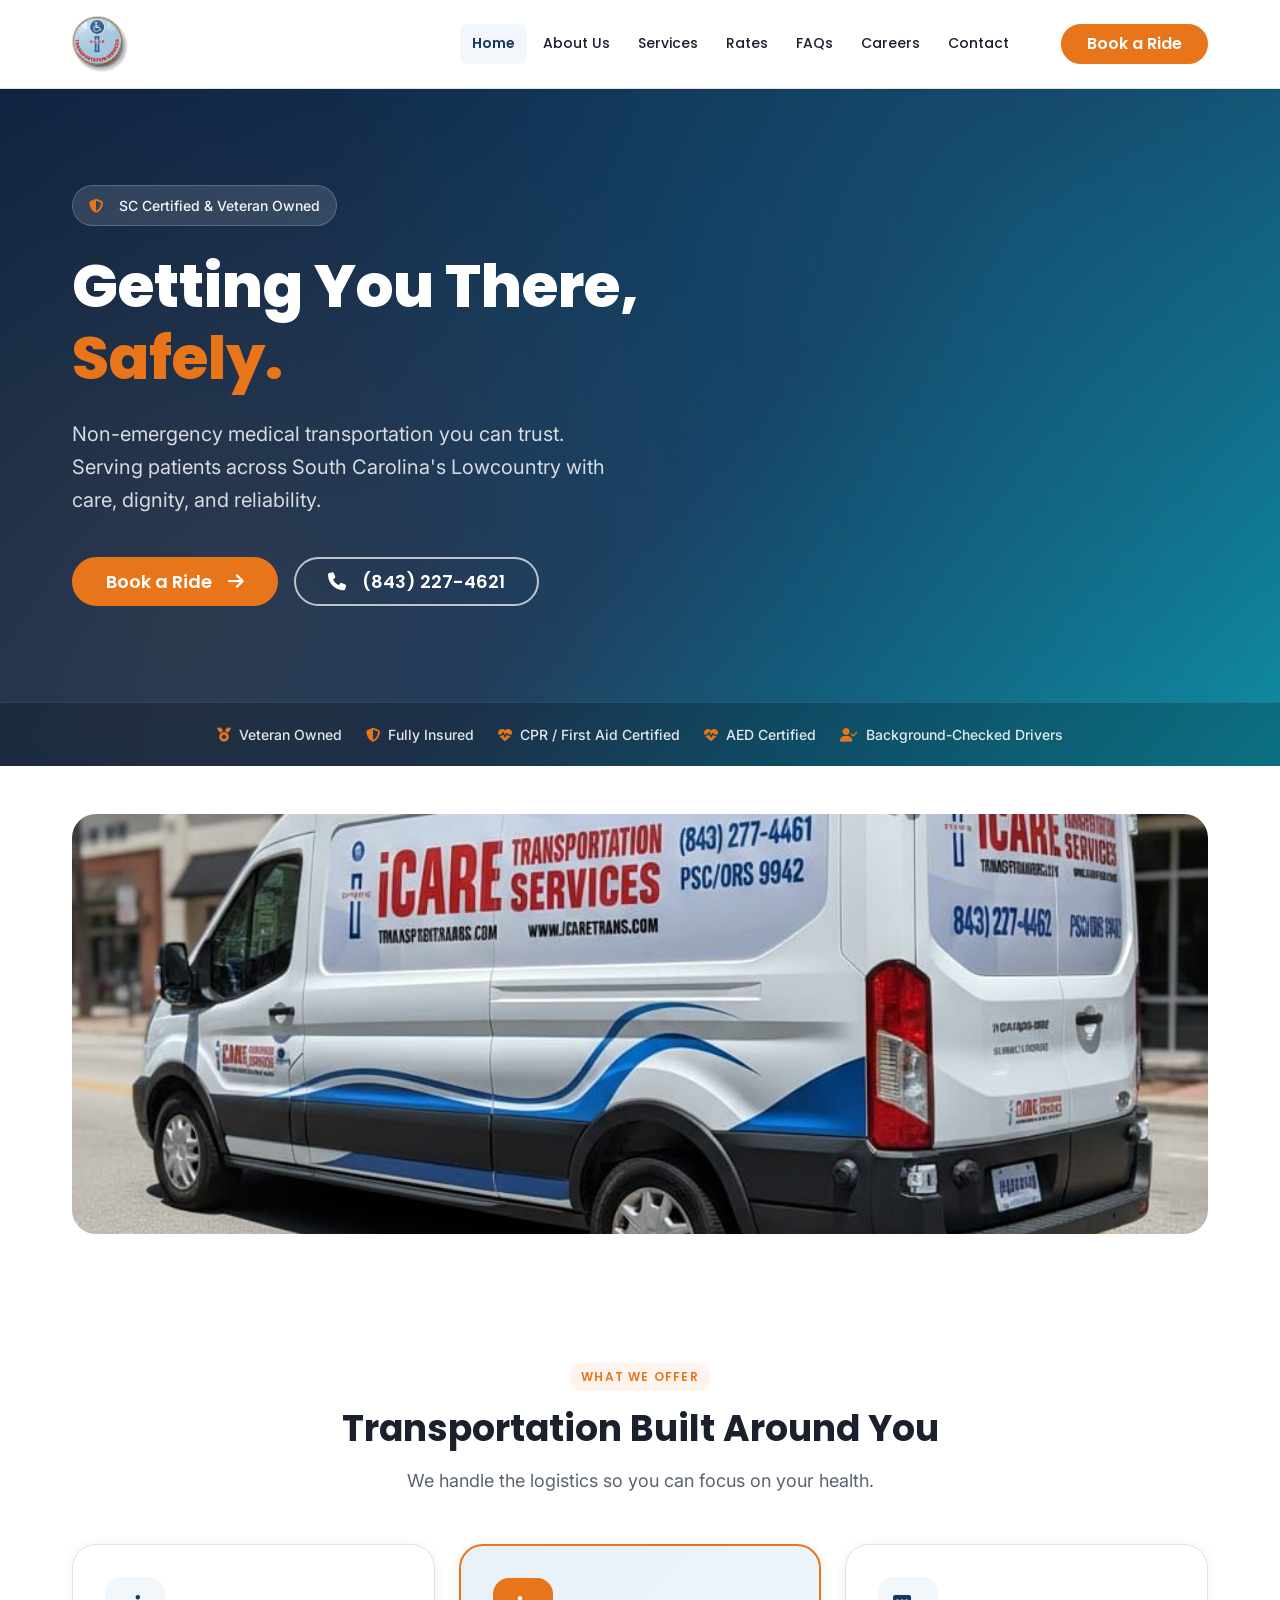
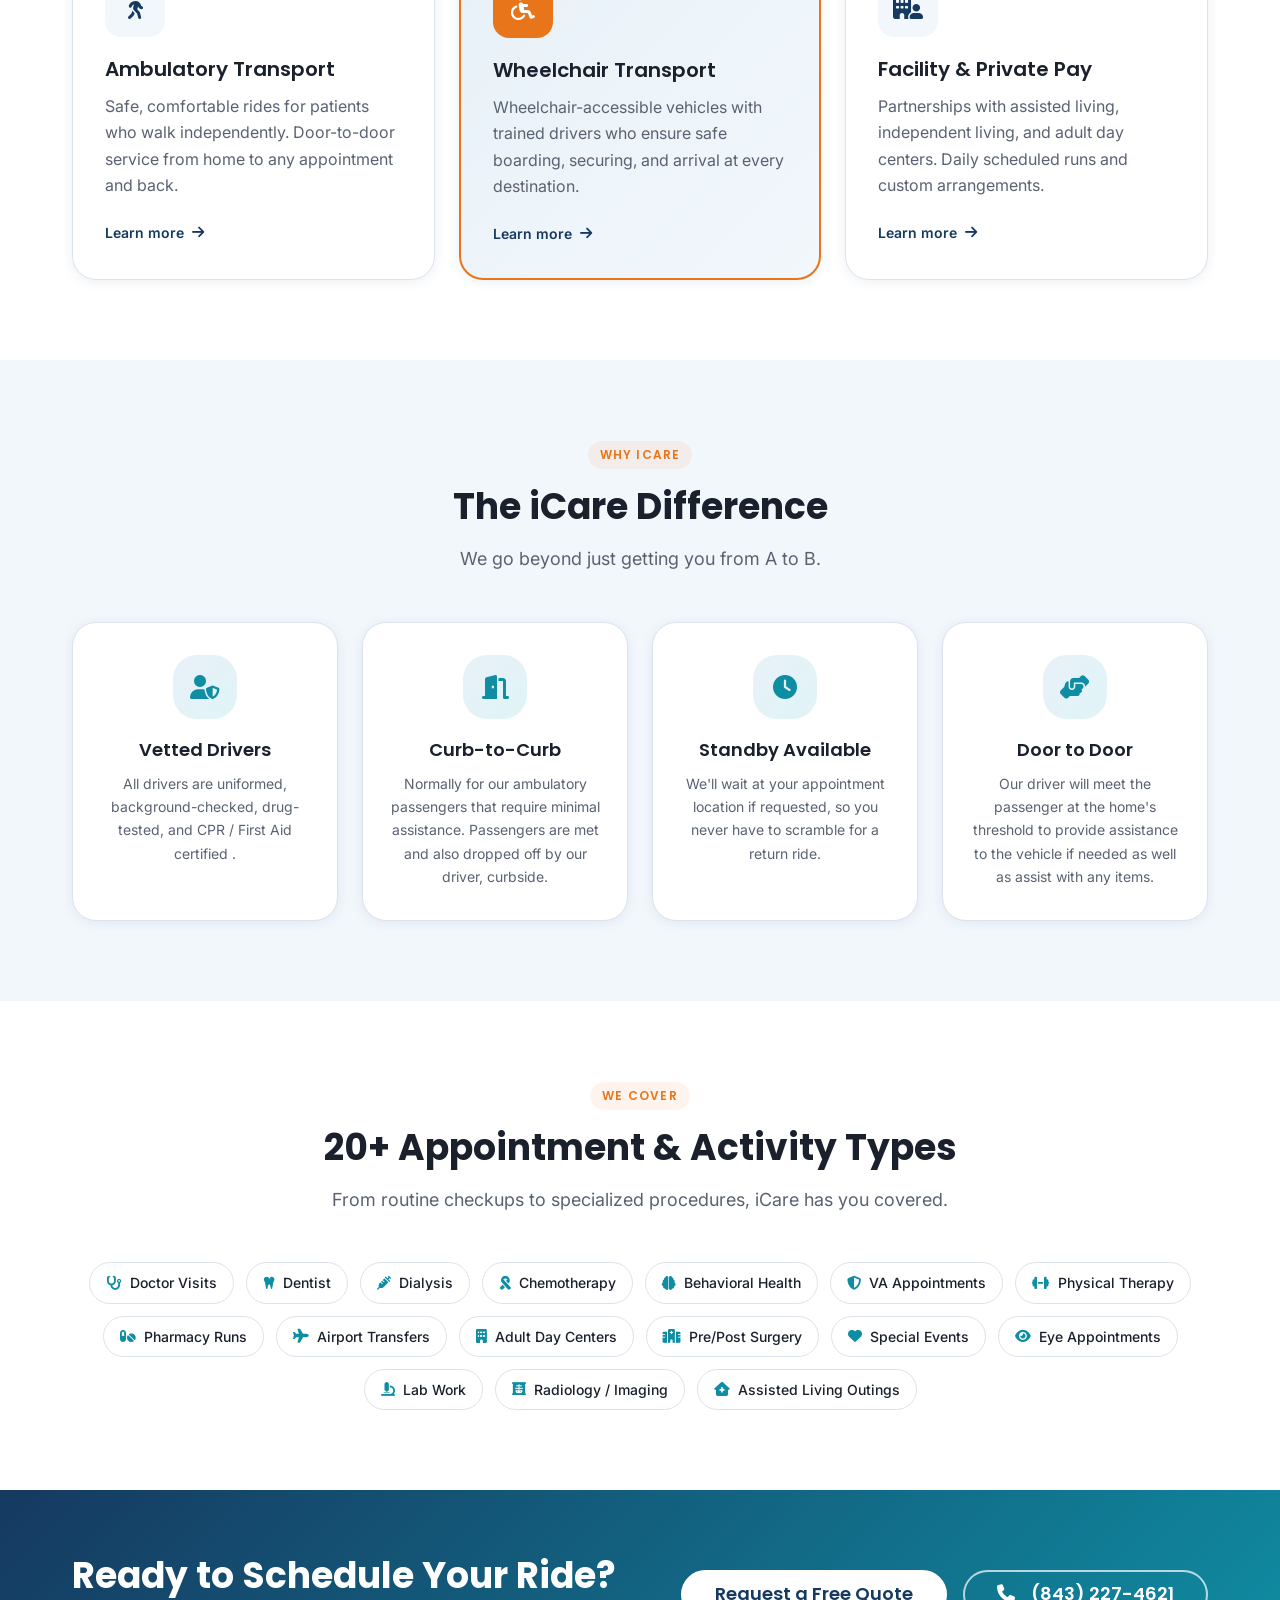
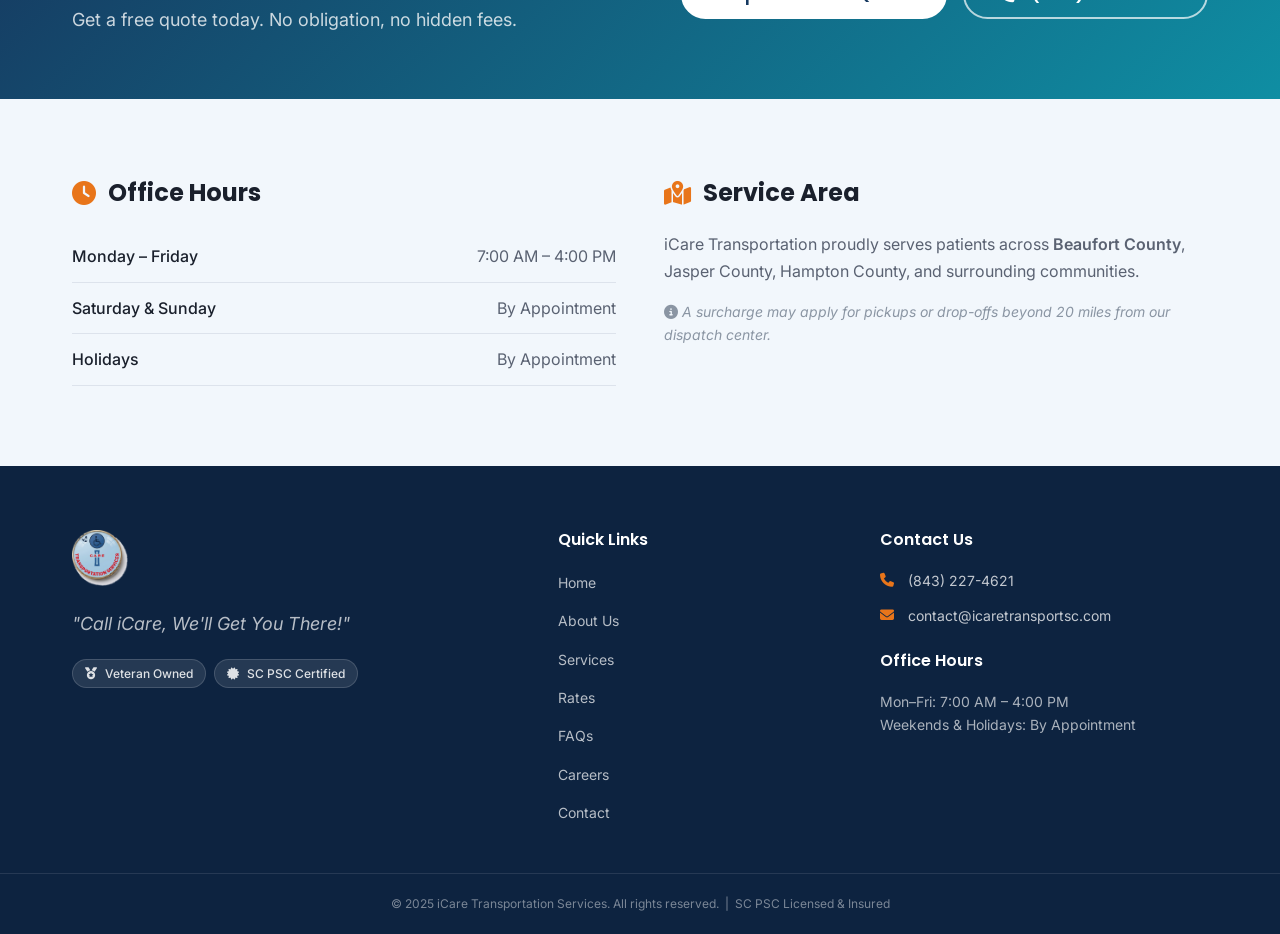
<file: docs/index.html>
<!DOCTYPE html>
<html lang="en">
<head>
  <meta charset="UTF-8">
  <meta name="viewport" content="width=device-width, initial-scale=1.0">
  <!-- Primary Meta Tags -->
  <meta name="title" content="iCare Transportation Services | Non-Emergency Medical Transportation SC">
  <meta name="description" content="Safe, reliable non-emergency medical transportation in South Carolina. Veteran-owned, SC licensed, fully insured. Door-to-door rides to every medical appointment. Call (843) 227-4621.">
  <meta name="robots" content="index, follow, max-image-preview:large, max-snippet:-1, max-video-preview:-1">
  <meta name="author" content="iCare Transportation Services">
  <meta name="theme-color" content="#163960">
  <link rel="canonical" href="https://icaretransportsc.com/">

  <!-- Icons -->
  <link rel="icon" type="image/x-icon" href="favicon.ico">
  <link rel="icon" type="image/png" sizes="32x32" href="favicon-32x32.png">
  <link rel="icon" type="image/png" sizes="16x16" href="favicon-16x16.png">
  <link rel="apple-touch-icon" sizes="180x180" href="apple-touch-icon.png">
  <link rel="manifest" href="site.webmanifest">
  <meta name="msapplication-TileColor" content="#163960">
  <meta name="msapplication-TileImage" content="favicon-192x192.png">

  <!-- Open Graph / Facebook / LinkedIn -->
  <meta property="og:type" content="website">
  <meta property="og:site_name" content="iCare Transportation Services">
  <meta property="og:url" content="https://icaretransportsc.com/">
  <meta property="og:title" content="iCare Transportation Services | Medical Transportation in SC">
  <meta property="og:description" content="Veteran-owned NEMT serving the SC Lowcountry. Door-to-door rides to every medical appointment.">
  <meta property="og:image" content="https://icaretransportsc.com/assets/images/social/og-default.jpg">
  <meta property="og:image:secure_url" content="https://icaretransportsc.com/assets/images/social/og-default.jpg">
  <meta property="og:image:type" content="image/jpeg">
  <meta property="og:image:width" content="1200">
  <meta property="og:image:height" content="630">
  <meta property="og:image:alt" content="iCare Transportation Services | Medical Transportation in SC">
  <meta property="og:locale" content="en_US">

  <!-- Twitter / X -->
  <meta name="twitter:card" content="summary_large_image">
  <meta name="twitter:url" content="https://icaretransportsc.com/">
  <meta name="twitter:title" content="iCare Transportation Services | Medical Transportation in SC">
  <meta name="twitter:description" content="Veteran-owned NEMT serving the SC Lowcountry. Door-to-door rides to every medical appointment.">
  <meta name="twitter:image" content="https://icaretransportsc.com/assets/images/social/og-default.jpg">
  <meta name="twitter:image:alt" content="iCare Transportation Services | Medical Transportation in SC">

  <!-- Geo -->
  <meta name="geo.region" content="US-SC">
  <meta name="geo.placename" content="Beaufort County, South Carolina">
  <meta name="geo.position" content="32.4316;-80.6698">
  <meta name="ICBM" content="32.4316, -80.6698">

  <!-- Preconnect -->
  <link rel="preconnect" href="https://fonts.googleapis.com">
  <link rel="preconnect" href="https://fonts.gstatic.com" crossorigin>
  <link rel="preconnect" href="https://cdnjs.cloudflare.com" crossorigin>

  <title>iCare Transportation Services | Non-Emergency Medical Transportation SC</title>

  <link rel="stylesheet" href="https://fonts.googleapis.com/css2?family=Poppins:wght@400;500;600;700;800&family=Inter:wght@400;500;600&display=swap">
  <link rel="stylesheet" href="https://cdnjs.cloudflare.com/ajax/libs/font-awesome/6.5.0/css/all.min.css">
  <link rel="stylesheet" href="css/main.css">
  <link rel="stylesheet" href="css/pages/home.css">
</head>
<body>

  <!-- ===== HEADER ===== -->
  <header class="site-header" id="site-header">
    <div class="container header-inner">
      <a href="index.html" class="logo" aria-label="iCare Transportation Services Home">
        <img class="logo-img" src="assets/images/icare_logo.png" alt="iCare Transportation Services">
      </a>
      <nav class="main-nav" id="main-nav" aria-label="Primary navigation">
        <ul class="nav-list">
          <li><a href="index.html"    class="nav-link active">Home</a></li>
          <li><a href="about.html"    class="nav-link">About Us</a></li>
          <li><a href="services.html" class="nav-link">Services</a></li>
          <li><a href="rates.html"    class="nav-link">Rates</a></li>
          <li><a href="faq.html"      class="nav-link">FAQs</a></li>
          <li><a href="careers.html"  class="nav-link">Careers</a></li>
          <li><a href="contact.html"  class="nav-link">Contact</a></li>
        </ul>
      </nav>
      <a href="contact.html" class="btn btn-accent header-cta">Book a Ride</a>
      <button class="hamburger" id="hamburger" aria-label="Open navigation menu" aria-expanded="false">
        <span></span><span></span><span></span>
      </button>
    </div>
  </header>

  <main>

    <!-- ===== HERO ===== -->
    <section class="hero" aria-label="Welcome">
      <div class="hero-content container">
        <div class="hero-badge">
          <i class="fas fa-shield-halved"></i>&nbsp; SC Certified &amp; Veteran Owned
        </div>
        <h1>Getting You There,<br><span class="text-accent">Safely.</span></h1>
        <p class="hero-sub">Non-emergency medical transportation you can trust. Serving patients across South Carolina's Lowcountry with care, dignity, and reliability.</p>
        <div class="hero-actions">
          <a href="contact.html" class="btn btn-accent btn-lg">Book a Ride &nbsp;<i class="fas fa-arrow-right"></i></a>
          <a href="tel:8432274621" class="btn btn-outline-white btn-lg"><i class="fas fa-phone"></i>&nbsp; (843) 227-4621</a>
        </div>
      </div>
      <div class="hero-trust">
        <div class="container trust-inner">
          
          <div class="trust-item"><i class="fas fa-medal"></i> Veteran Owned</div>
          <div class="trust-item"><i class="fas fa-shield-halved"></i> Fully Insured</div>
          <div class="trust-item"><i class="fas fa-heart-pulse"></i> CPR / First Aid Certified</div>
          <div class="trust-item"><i class="fas fa-heart-pulse"></i> AED Certified</div>
          <div class="trust-item"><i class="fas fa-user-check"></i> Background-Checked Drivers</div>
        </div>
      </div>
    </section>

    <!-- ===== FLEET IMAGE ===== -->
    <section class="section-sm">
      <div class="container">
        <div class="fleet-banner">
          <img src="assets/images/vehicles/van-1.jpg" alt="iCare Transportation Services van">
        </div>
      </div>
    </section>

    <!-- ===== SERVICES OVERVIEW ===== -->
    <section class="section" id="services">
      <div class="container">
        <div class="section-header">
          <span class="section-label">What We Offer</span>
          <h2>Transportation Built Around You</h2>
          <p>We handle the logistics so you can focus on your health.</p>
        </div>
        <div class="cards-grid cards-grid--3">
          <div class="card card--icon">
            <div class="card-icon"><i class="fas fa-person-walking"></i></div>
            <h3>Ambulatory Transport</h3>
            <p>Safe, comfortable rides for patients who walk independently. Door-to-door service from home to any appointment and back.</p>
            <a href="services.html" class="card-link">Learn more <i class="fas fa-arrow-right"></i></a>
          </div>
          <div class="card card--icon card--featured">
            <div class="card-icon"><i class="fas fa-wheelchair"></i></div>
            <h3>Wheelchair Transport</h3>
            <p>Wheelchair-accessible vehicles with trained drivers who ensure safe boarding, securing, and arrival at every destination.</p>
            <a href="services.html" class="card-link">Learn more <i class="fas fa-arrow-right"></i></a>
          </div>
          <div class="card card--icon">
            <div class="card-icon"><i class="fas fa-building-user"></i></div>
            <h3>Facility &amp; Private Pay</h3>
            <p>Partnerships with assisted living, independent living, and adult day centers. Daily scheduled runs and custom arrangements.</p>
            <a href="services.html" class="card-link">Learn more <i class="fas fa-arrow-right"></i></a>
          </div>
        </div>
      </div>
    </section>

    <!-- ===== WHY ICARE ===== -->
    <section class="section bg-light">
      <div class="container">
        <div class="section-header">
          <span class="section-label">Why iCare</span>
          <h2>The iCare Difference</h2>
          <p>We go beyond just getting you from A to B.</p>
        </div>
        <div class="cards-grid cards-grid--4">
          <div class="why-card">
            <div class="why-icon"><i class="fas fa-user-shield"></i></div>
            <h4>Vetted Drivers</h4>
            <p>All drivers are uniformed, background-checked, drug-tested, and CPR / First Aid certified .</p>
          </div>
          <div class="why-card">
            <div class="why-icon"><i class="fas fa-door-open"></i></div>
            <h4>Curb-to-Curb</h4>
            <p>Normally for our ambulatory passengers that require minimal assistance. Passengers are met and also dropped off by our driver, curbside.</p>
          </div>
          <div class="why-card">
            <div class="why-icon"><i class="fas fa-clock"></i></div>
            <h4>Standby Available</h4>
            <p>We'll wait at your appointment location if requested, so you never have to scramble for a return ride.</p>
          </div>
          <div class="why-card">
            <div class="why-icon"><i class="fas fa-hands-helping"></i></div>
            <h4>Door to Door</h4>
            <p>Our driver will meet the passenger at the home's threshold to provide assistance to the vehicle if needed as well as assist with any items. </p>
          </div>
          <!--
          <div class="why-card">
            <div class="why-icon"><i class="fas fa-calendar-week"></i></div>
            <h4>7-Day Service</h4>
            <p>After-hours, weekend, and holiday rides available by appointment. We're there when you need us most.</p>
          </div>
          -->
        </div>
      </div>
    </section>

    <!-- ===== APPOINTMENT TYPES ===== -->
    <section class="section">
      <div class="container">
        <div class="section-header">
          <span class="section-label">We Cover</span>
          <h2>20+ Appointment &amp; Activity Types</h2>
          <p>From routine checkups to specialized procedures, iCare has you covered.</p>
        </div>
        <div class="appt-grid">
          <div class="appt-tag"><i class="fas fa-stethoscope"></i> Doctor Visits</div>
          <div class="appt-tag"><i class="fas fa-tooth"></i> Dentist</div>
          <div class="appt-tag"><i class="fas fa-syringe"></i> Dialysis</div>
          <div class="appt-tag"><i class="fas fa-ribbon"></i> Chemotherapy</div>
          <div class="appt-tag"><i class="fas fa-brain"></i> Behavioral Health</div>
          <div class="appt-tag"><i class="fas fa-shield-halved"></i> VA Appointments</div>
          <div class="appt-tag"><i class="fas fa-dumbbell"></i> Physical Therapy</div>
          <div class="appt-tag"><i class="fas fa-pills"></i> Pharmacy Runs</div>
          <div class="appt-tag"><i class="fas fa-plane"></i> Airport Transfers</div>
          <div class="appt-tag"><i class="fas fa-building"></i> Adult Day Centers</div>
          <div class="appt-tag"><i class="fas fa-hospital"></i> Pre/Post Surgery</div>
          <div class="appt-tag"><i class="fas fa-heart"></i> Special Events</div>
          <div class="appt-tag"><i class="fas fa-eye"></i> Eye Appointments</div>
          <div class="appt-tag"><i class="fas fa-microscope"></i> Lab Work</div>
          <div class="appt-tag"><i class="fas fa-x-ray"></i> Radiology / Imaging</div>
          <div class="appt-tag"><i class="fas fa-house-medical"></i> Assisted Living Outings</div>
        </div>
      </div>
    </section>

    <!-- ===== CTA BANNER ===== -->
    <section class="cta-banner" aria-label="Book a ride">
      <div class="container cta-inner">
        <div class="cta-text">
          <h2>Ready to Schedule Your Ride?</h2>
          <p>Get a free quote today. No obligation, no hidden fees.</p>
        </div>
        <div class="cta-actions">
          <a href="contact.html" class="btn btn-white btn-lg">Request a Free Quote</a>
          <a href="tel:8432274621" class="btn btn-outline-white btn-lg"><i class="fas fa-phone"></i>&nbsp; (843) 227-4621</a>
        </div>
      </div>
    </section>

    <!-- ===== HOURS & SERVICE AREA ===== -->
    <section class="section bg-light">
      <div class="container hours-grid">
        <div class="hours-block">
          <h3><i class="fas fa-clock"></i> Office Hours</h3>
          <table class="hours-table">
            <tbody>
              <tr><td>Monday – Friday</td><td>7:00 AM – 4:00 PM</td></tr>
              
              <tr><td>Saturday &amp; Sunday</td><td>By Appointment</td></tr>
              <tr><td>Holidays</td><td>By Appointment</td></tr>
            </tbody>
          </table>
        </div>
        <div class="area-block">
          <h3><i class="fas fa-map-location-dot"></i> Service Area</h3>
          <p>iCare Transportation proudly serves patients across <strong>Beaufort County</strong>, Jasper County, Hampton County, and surrounding communities.</p>
          <p class="area-note"><i class="fas fa-info-circle"></i> A surcharge may apply for pickups or drop-offs beyond 20 miles from our dispatch center.</p>
        </div>
      </div>
    </section>

  </main>

  <!-- ===== FOOTER ===== -->
  <footer class="site-footer" role="contentinfo">
    <div class="container footer-grid">
      <div class="footer-brand">
        <a href="index.html" class="logo logo--light" aria-label="iCare home">
          <img class="logo-img" src="assets/images/icare_logo.png" alt="iCare Transportation Services">
        </a>
        <p class="footer-tagline">"Call iCare, We'll Get You There!"</p>
        <div class="footer-badges">
          <span class="badge"><i class="fas fa-medal"></i> Veteran Owned</span>
          <span class="badge"><i class="fas fa-certificate"></i> SC PSC Certified</span>
        </div>
      </div>
      <div class="footer-links">
        <h4>Quick Links</h4>
        <ul>
          <li><a href="index.html">Home</a></li>
          <li><a href="about.html">About Us</a></li>
          <li><a href="services.html">Services</a></li>
          <li><a href="rates.html">Rates</a></li>
          <li><a href="faq.html">FAQs</a></li>
          <li><a href="careers.html">Careers</a></li>
          <li><a href="contact.html">Contact</a></li>
        </ul>
      </div>
      <div class="footer-contact">
        <h4>Contact Us</h4>
        <ul class="contact-list">
          <li><i class="fas fa-phone"></i><a href="tel:8432274621">(843) 227-4621</a></li>
          <li><i class="fas fa-envelope"></i><a href="mailto:contact@icaretransportsc.com">contact@icaretransportsc.com</a></li>
        </ul>
        <h4 class="mt-6">Office Hours</h4>
        <p>Mon–Fri: 7:00 AM – 4:00 PM<br>Weekends &amp; Holidays: By Appointment</p>
      </div>
    </div>
    <div class="footer-bottom">
      <div class="container">
        <p>&copy; 2025 iCare Transportation Services. All rights reserved. &nbsp;|&nbsp; SC PSC Licensed &amp; Insured</p>
      </div>
    </div>
  </footer>

  <script type="module" src="js/main.js"></script>
  <script type="application/ld+json">
  {
    "@context": "https://schema.org",
    "@type": "LocalBusiness",
    "@id": "https://icaretransportsc.com/#business",
    "name": "iCare Transportation Services",
    "description": "Safe, reliable non-emergency medical transportation in South Carolina. Veteran-owned, SC licensed, fully insured.",
    "url": "https://icaretransportsc.com",
    "telephone": "+1-843-227-4621",
    "email": "contact@icaretransportsc.com",
    "image": "https://icaretransportsc.com/assets/images/icare_logo.png",
    "logo": "https://icaretransportsc.com/assets/images/icare_logo.png",
    "priceRange": "$$",
    "address": {
      "@type": "PostalAddress",
      "addressLocality": "Beaufort County",
      "addressRegion": "SC",
      "addressCountry": "US"
    },
    "geo": {
      "@type": "GeoCoordinates",
      "latitude": 32.4316,
      "longitude": -80.6698
    },
    "openingHoursSpecification": [
      {
        "@type": "OpeningHoursSpecification",
        "dayOfWeek": ["Monday", "Tuesday", "Wednesday", "Thursday", "Friday"],
        "opens": "07:00",
        "closes": "16:00"
      }
    ],
    "areaServed": [
      { "@type": "City", "name": "Beaufort" },
      { "@type": "City", "name": "Bluffton" },
      { "@type": "City", "name": "Hilton Head Island" },
      { "@type": "City", "name": "Ridgeland" },
      { "@type": "City", "name": "Hardeeville" },
      { "@type": "City", "name": "Port Royal" },
      { "@type": "City", "name": "Yemassee" }
    ],
    "hasOfferCatalog": {
      "@type": "OfferCatalog",
      "name": "Transportation Services",
      "itemListElement": [
        {
          "@type": "Offer",
          "itemOffered": {
            "@type": "Service",
            "name": "Ambulatory Transport",
            "description": "Safe, comfortable rides for patients who walk independently. Door-to-door service."
          }
        },
        {
          "@type": "Offer",
          "itemOffered": {
            "@type": "Service",
            "name": "Wheelchair Transport",
            "description": "Wheelchair-accessible vehicles with trained drivers for safe boarding and transport."
          }
        },
        {
          "@type": "Offer",
          "itemOffered": {
            "@type": "Service",
            "name": "Facility & Private Pay",
            "description": "Partnerships with assisted living, independent living, and adult day centers."
          }
        }
      ]
    },
    "aggregateRating": {
      "@type": "AggregateRating",
      "ratingValue": "5.0",
      "reviewCount": "1"
    }
  }
  </script>

</body>
</html>
</file>
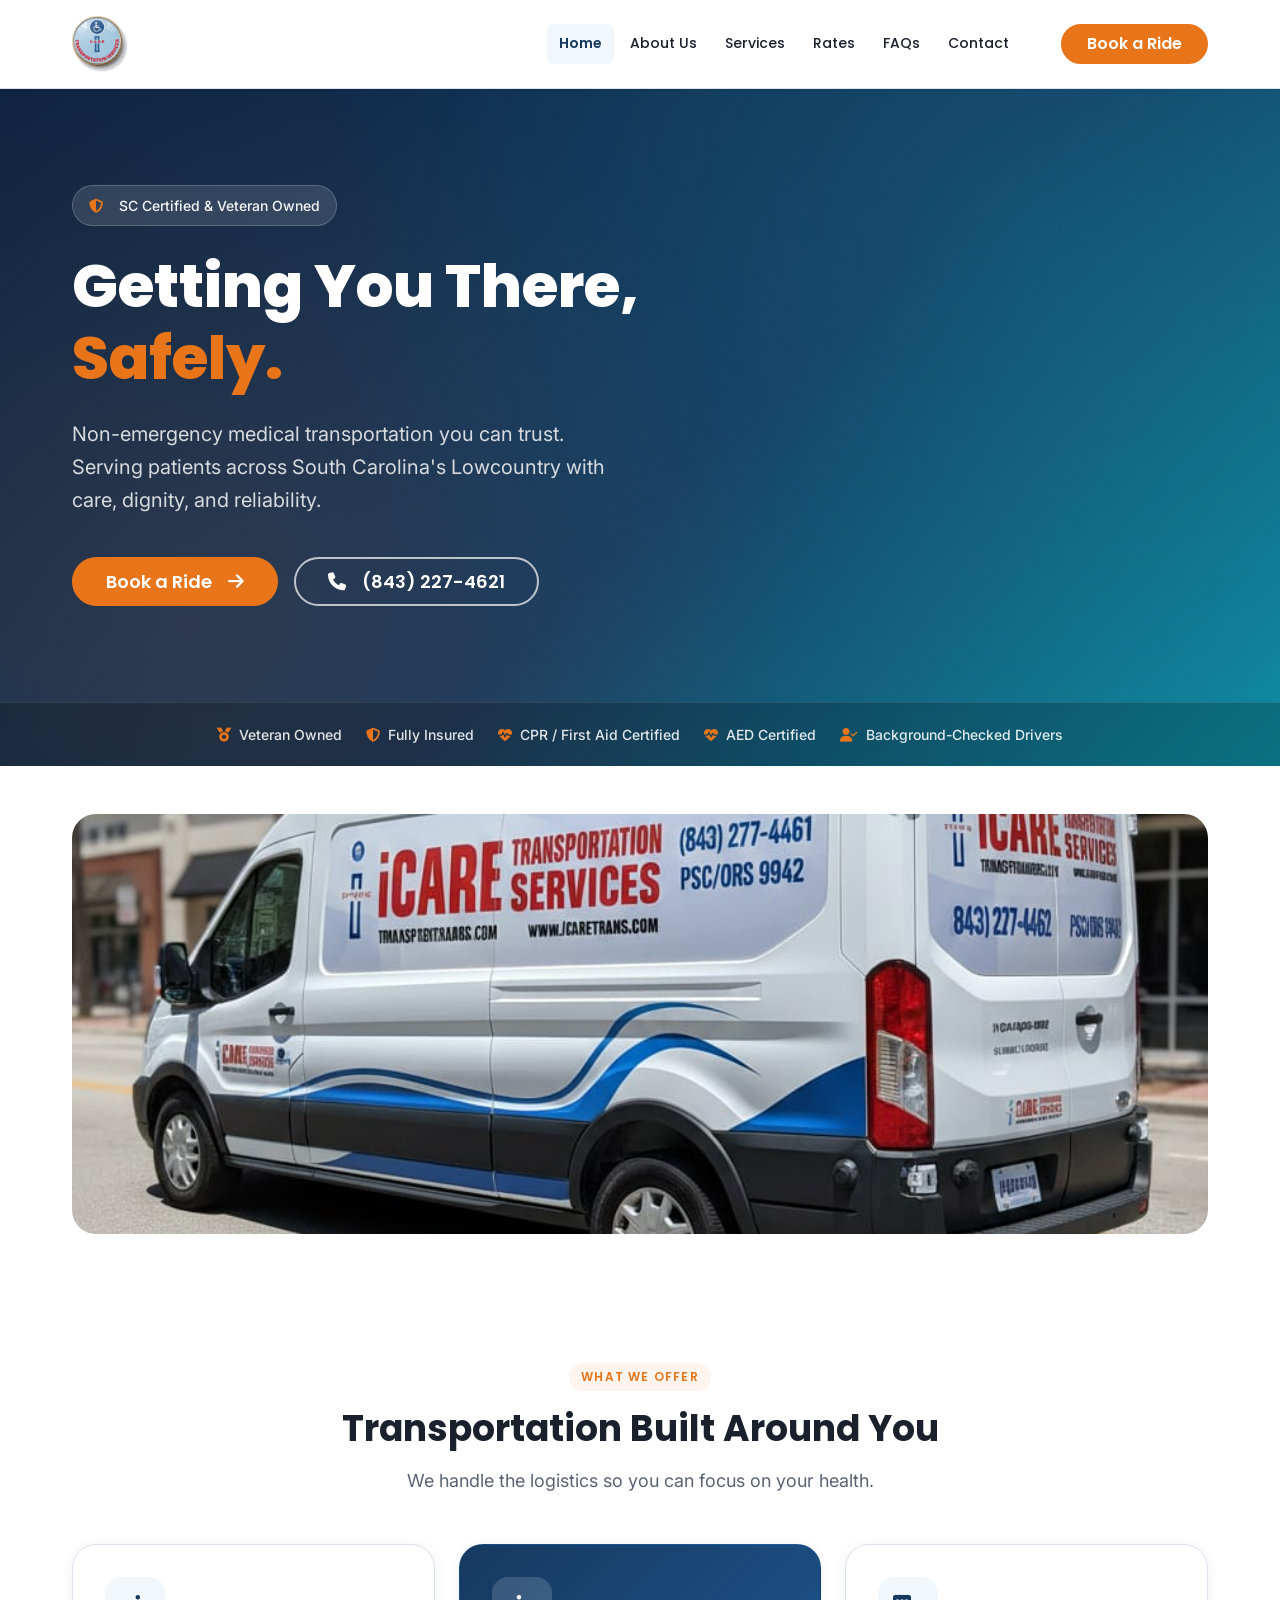
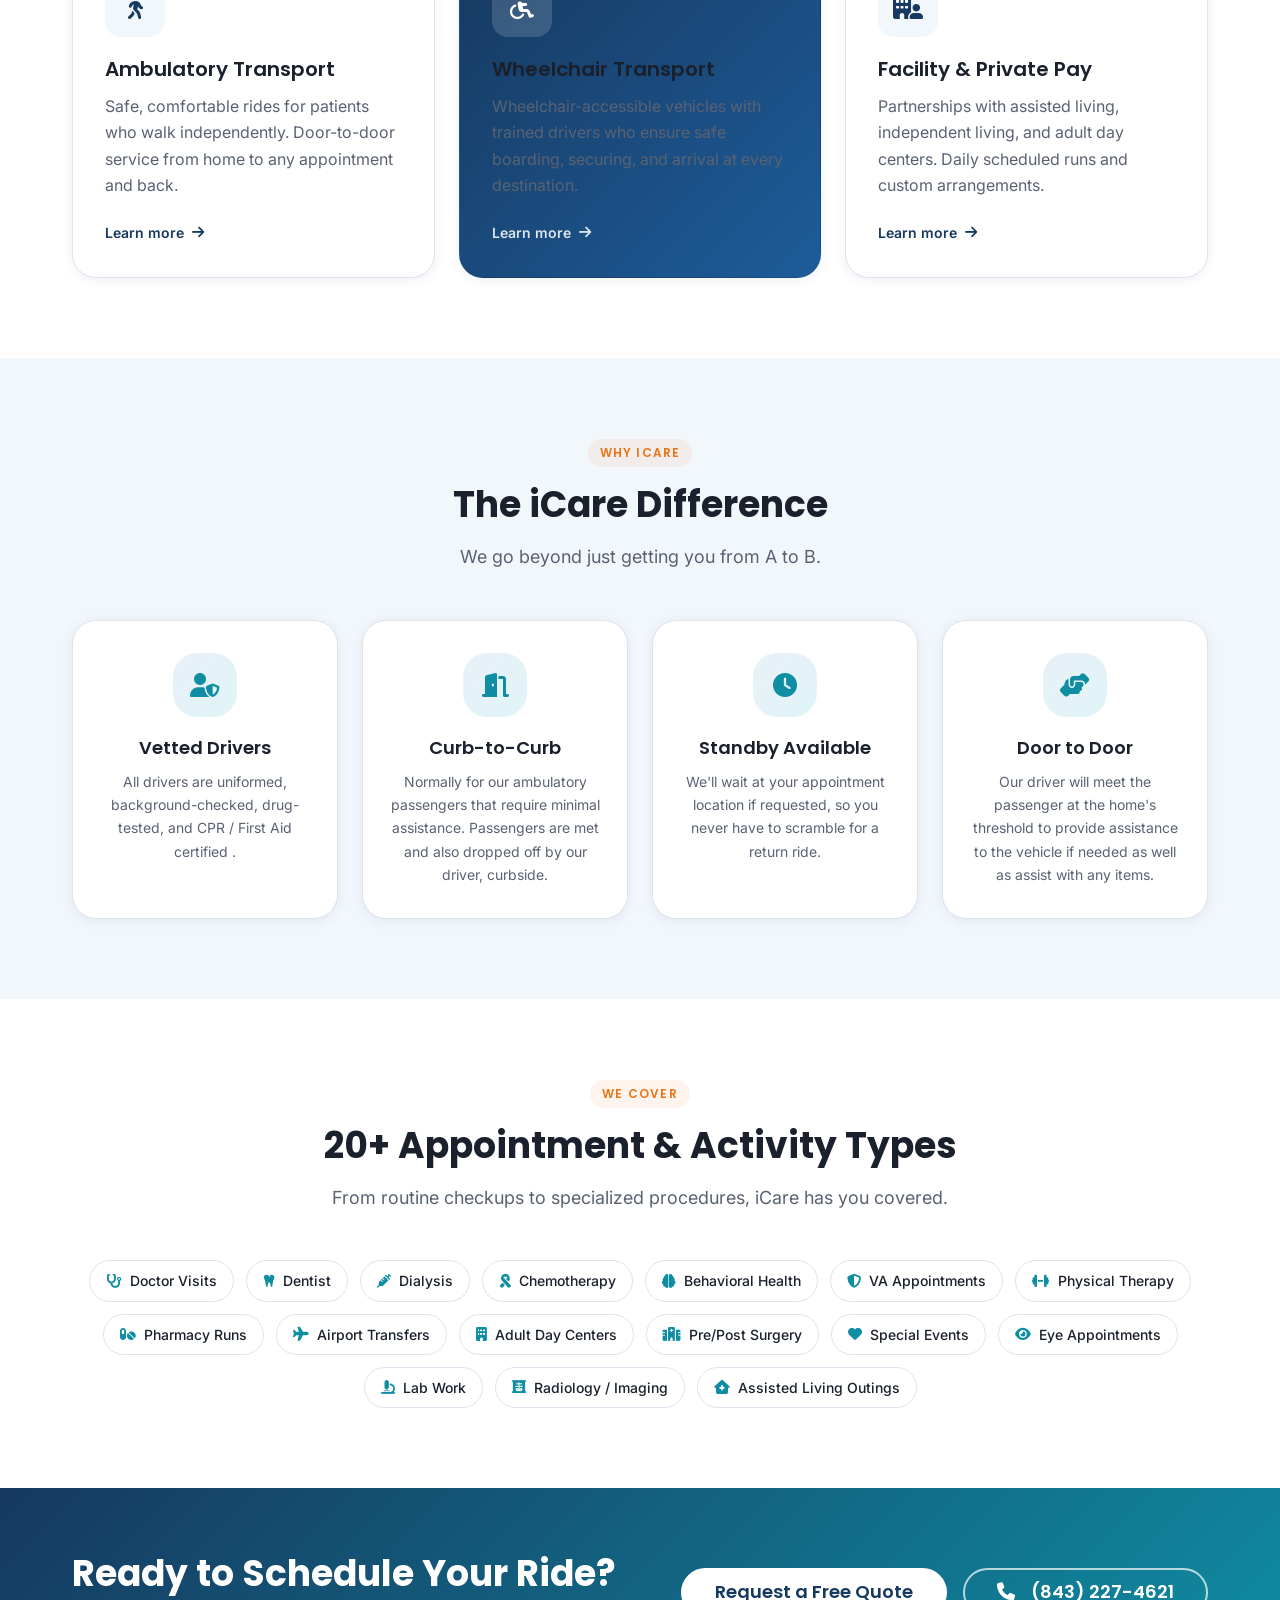
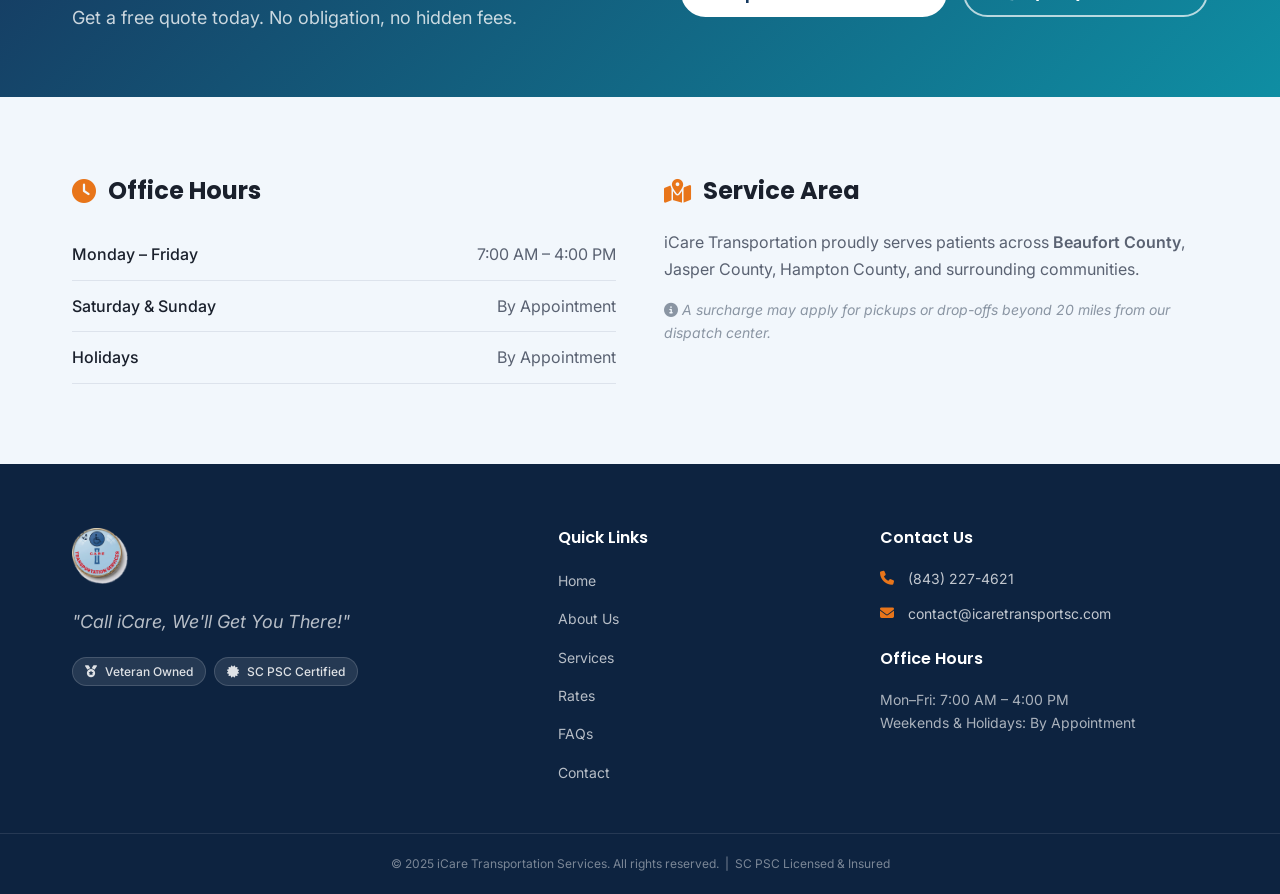
<file: public/index.html>
<!DOCTYPE html>
<html lang="en">
<head>
  <meta charset="UTF-8">
  <meta name="viewport" content="width=device-width, initial-scale=1.0">
  <!-- Primary Meta Tags -->
  <meta name="title" content="iCare Transportation Services | Non-Emergency Medical Transportation SC">
  <meta name="description" content="Safe, reliable non-emergency medical transportation in South Carolina. Veteran-owned, SC licensed, fully insured. Door-to-door rides to every medical appointment. Call (843) 227-4621.">
  <meta name="robots" content="index, follow, max-image-preview:large, max-snippet:-1, max-video-preview:-1">
  <meta name="author" content="iCare Transportation Services">
  <meta name="theme-color" content="#163960">
  <link rel="canonical" href="https://icaretransportsc.com/">

  <!-- Icons -->
  <link rel="icon" type="image/x-icon" href="favicon.ico">
  <link rel="icon" type="image/png" sizes="32x32" href="favicon-32x32.png">
  <link rel="icon" type="image/png" sizes="16x16" href="favicon-16x16.png">
  <link rel="apple-touch-icon" sizes="180x180" href="apple-touch-icon.png">
  <link rel="manifest" href="site.webmanifest">
  <meta name="msapplication-TileColor" content="#163960">
  <meta name="msapplication-TileImage" content="favicon-192x192.png">

  <!-- Open Graph / Facebook / LinkedIn -->
  <meta property="og:type" content="website">
  <meta property="og:site_name" content="iCare Transportation Services">
  <meta property="og:url" content="https://icaretransportsc.com/">
  <meta property="og:title" content="iCare Transportation Services | Medical Transportation in SC">
  <meta property="og:description" content="Veteran-owned NEMT serving the SC Lowcountry. Door-to-door rides to every medical appointment.">
  <meta property="og:image" content="https://icaretransportsc.com/assets/images/social/og-default.jpg">
  <meta property="og:image:secure_url" content="https://icaretransportsc.com/assets/images/social/og-default.jpg">
  <meta property="og:image:type" content="image/jpeg">
  <meta property="og:image:width" content="1200">
  <meta property="og:image:height" content="630">
  <meta property="og:image:alt" content="iCare Transportation Services | Medical Transportation in SC">
  <meta property="og:locale" content="en_US">

  <!-- Twitter / X -->
  <meta name="twitter:card" content="summary_large_image">
  <meta name="twitter:url" content="https://icaretransportsc.com/">
  <meta name="twitter:title" content="iCare Transportation Services | Medical Transportation in SC">
  <meta name="twitter:description" content="Veteran-owned NEMT serving the SC Lowcountry. Door-to-door rides to every medical appointment.">
  <meta name="twitter:image" content="https://icaretransportsc.com/assets/images/social/og-default.jpg">
  <meta name="twitter:image:alt" content="iCare Transportation Services | Medical Transportation in SC">

  <!-- Geo -->
  <meta name="geo.region" content="US-SC">
  <meta name="geo.placename" content="Beaufort County, South Carolina">
  <meta name="geo.position" content="32.4316;-80.6698">
  <meta name="ICBM" content="32.4316, -80.6698">

  <!-- Preconnect -->
  <link rel="preconnect" href="https://fonts.googleapis.com">
  <link rel="preconnect" href="https://fonts.gstatic.com" crossorigin>
  <link rel="preconnect" href="https://cdnjs.cloudflare.com" crossorigin>

  <title>iCare Transportation Services | Non-Emergency Medical Transportation SC</title>

  <link rel="stylesheet" href="https://fonts.googleapis.com/css2?family=Poppins:wght@400;500;600;700;800&family=Inter:wght@400;500;600&display=swap">
  <link rel="stylesheet" href="https://cdnjs.cloudflare.com/ajax/libs/font-awesome/6.5.0/css/all.min.css">
  <link rel="stylesheet" href="../css/main.css">
  <link rel="stylesheet" href="../css/pages/home.css">
</head>
<body>

  <!-- ===== HEADER ===== -->
  <header class="site-header" id="site-header">
    <div class="container header-inner">
      <a href="index.html" class="logo" aria-label="iCare Transportation Services Home">
        <img class="logo-img" src="../assets/images/icare_logo.png" alt="iCare Transportation Services">
      </a>
      <nav class="main-nav" id="main-nav" aria-label="Primary navigation">
        <ul class="nav-list">
          <li><a href="index.html"    class="nav-link active">Home</a></li>
          <li><a href="about.html"    class="nav-link">About Us</a></li>
          <li><a href="services.html" class="nav-link">Services</a></li>
          <li><a href="rates.html"    class="nav-link">Rates</a></li>
          <li><a href="faq.html"      class="nav-link">FAQs</a></li>
          <li><a href="contact.html"  class="nav-link">Contact</a></li>
        </ul>
      </nav>
      <a href="contact.html" class="btn btn-accent header-cta">Book a Ride</a>
      <button class="hamburger" id="hamburger" aria-label="Open navigation menu" aria-expanded="false">
        <span></span><span></span><span></span>
      </button>
    </div>
  </header>

  <main>

    <!-- ===== HERO ===== -->
    <section class="hero" aria-label="Welcome">
      <div class="hero-content container">
        <div class="hero-badge">
          <i class="fas fa-shield-halved"></i>&nbsp; SC Certified &amp; Veteran Owned
        </div>
        <h1>Getting You There,<br><span class="text-accent">Safely.</span></h1>
        <p class="hero-sub">Non-emergency medical transportation you can trust. Serving patients across South Carolina's Lowcountry with care, dignity, and reliability.</p>
        <div class="hero-actions">
          <a href="contact.html" class="btn btn-accent btn-lg">Book a Ride &nbsp;<i class="fas fa-arrow-right"></i></a>
          <a href="tel:8432274621" class="btn btn-outline-white btn-lg"><i class="fas fa-phone"></i>&nbsp; (843) 227-4621</a>
        </div>
      </div>
      <div class="hero-trust">
        <div class="container trust-inner">
          
          <div class="trust-item"><i class="fas fa-medal"></i> Veteran Owned</div>
          <div class="trust-item"><i class="fas fa-shield-halved"></i> Fully Insured</div>
          <div class="trust-item"><i class="fas fa-heart-pulse"></i> CPR / First Aid Certified</div>
          <div class="trust-item"><i class="fas fa-heart-pulse"></i> AED Certified</div>
          <div class="trust-item"><i class="fas fa-user-check"></i> Background-Checked Drivers</div>
        </div>
      </div>
    </section>

    <!-- ===== FLEET IMAGE ===== -->
    <section class="section-sm">
      <div class="container">
        <div class="fleet-banner">
          <img src="../assets/images/vehicles/van-1.jpg" alt="iCare Transportation Services van">
        </div>
      </div>
    </section>

    <!-- ===== SERVICES OVERVIEW ===== -->
    <section class="section" id="services">
      <div class="container">
        <div class="section-header">
          <span class="section-label">What We Offer</span>
          <h2>Transportation Built Around You</h2>
          <p>We handle the logistics so you can focus on your health.</p>
        </div>
        <div class="cards-grid cards-grid--3">
          <div class="card card--icon">
            <div class="card-icon"><i class="fas fa-person-walking"></i></div>
            <h3>Ambulatory Transport</h3>
            <p>Safe, comfortable rides for patients who walk independently. Door-to-door service from home to any appointment and back.</p>
            <a href="services.html" class="card-link">Learn more <i class="fas fa-arrow-right"></i></a>
          </div>
          <div class="card card--icon card--featured">
            <div class="card-icon"><i class="fas fa-wheelchair"></i></div>
            <h3>Wheelchair Transport</h3>
            <p>Wheelchair-accessible vehicles with trained drivers who ensure safe boarding, securing, and arrival at every destination.</p>
            <a href="services.html" class="card-link">Learn more <i class="fas fa-arrow-right"></i></a>
          </div>
          <div class="card card--icon">
            <div class="card-icon"><i class="fas fa-building-user"></i></div>
            <h3>Facility &amp; Private Pay</h3>
            <p>Partnerships with assisted living, independent living, and adult day centers. Daily scheduled runs and custom arrangements.</p>
            <a href="services.html" class="card-link">Learn more <i class="fas fa-arrow-right"></i></a>
          </div>
        </div>
      </div>
    </section>

    <!-- ===== WHY ICARE ===== -->
    <section class="section bg-light">
      <div class="container">
        <div class="section-header">
          <span class="section-label">Why iCare</span>
          <h2>The iCare Difference</h2>
          <p>We go beyond just getting you from A to B.</p>
        </div>
        <div class="cards-grid cards-grid--4">
          <div class="why-card">
            <div class="why-icon"><i class="fas fa-user-shield"></i></div>
            <h4>Vetted Drivers</h4>
            <p>All drivers are uniformed, background-checked, drug-tested, and CPR / First Aid certified .</p>
          </div>
          <div class="why-card">
            <div class="why-icon"><i class="fas fa-door-open"></i></div>
            <h4>Curb-to-Curb</h4>
            <p>Normally for our ambulatory passengers that require minimal assistance. Passengers are met and also dropped off by our driver, curbside.</p>
          </div>
          <div class="why-card">
            <div class="why-icon"><i class="fas fa-clock"></i></div>
            <h4>Standby Available</h4>
            <p>We'll wait at your appointment location if requested, so you never have to scramble for a return ride.</p>
          </div>
          <div class="why-card">
            <div class="why-icon"><i class="fas fa-hands-helping"></i></div>
            <h4>Door to Door</h4>
            <p>Our driver will meet the passenger at the home's threshold to provide assistance to the vehicle if needed as well as assist with any items. </p>
          </div>
          <!--
          <div class="why-card">
            <div class="why-icon"><i class="fas fa-calendar-week"></i></div>
            <h4>7-Day Service</h4>
            <p>After-hours, weekend, and holiday rides available by appointment. We're there when you need us most.</p>
          </div>
          -->
        </div>
      </div>
    </section>

    <!-- ===== APPOINTMENT TYPES ===== -->
    <section class="section">
      <div class="container">
        <div class="section-header">
          <span class="section-label">We Cover</span>
          <h2>20+ Appointment &amp; Activity Types</h2>
          <p>From routine checkups to specialized procedures, iCare has you covered.</p>
        </div>
        <div class="appt-grid">
          <div class="appt-tag"><i class="fas fa-stethoscope"></i> Doctor Visits</div>
          <div class="appt-tag"><i class="fas fa-tooth"></i> Dentist</div>
          <div class="appt-tag"><i class="fas fa-syringe"></i> Dialysis</div>
          <div class="appt-tag"><i class="fas fa-ribbon"></i> Chemotherapy</div>
          <div class="appt-tag"><i class="fas fa-brain"></i> Behavioral Health</div>
          <div class="appt-tag"><i class="fas fa-shield-halved"></i> VA Appointments</div>
          <div class="appt-tag"><i class="fas fa-dumbbell"></i> Physical Therapy</div>
          <div class="appt-tag"><i class="fas fa-pills"></i> Pharmacy Runs</div>
          <div class="appt-tag"><i class="fas fa-plane"></i> Airport Transfers</div>
          <div class="appt-tag"><i class="fas fa-building"></i> Adult Day Centers</div>
          <div class="appt-tag"><i class="fas fa-hospital"></i> Pre/Post Surgery</div>
          <div class="appt-tag"><i class="fas fa-heart"></i> Special Events</div>
          <div class="appt-tag"><i class="fas fa-eye"></i> Eye Appointments</div>
          <div class="appt-tag"><i class="fas fa-microscope"></i> Lab Work</div>
          <div class="appt-tag"><i class="fas fa-x-ray"></i> Radiology / Imaging</div>
          <div class="appt-tag"><i class="fas fa-house-medical"></i> Assisted Living Outings</div>
        </div>
      </div>
    </section>

    <!-- ===== CTA BANNER ===== -->
    <section class="cta-banner" aria-label="Book a ride">
      <div class="container cta-inner">
        <div class="cta-text">
          <h2>Ready to Schedule Your Ride?</h2>
          <p>Get a free quote today. No obligation, no hidden fees.</p>
        </div>
        <div class="cta-actions">
          <a href="contact.html" class="btn btn-white btn-lg">Request a Free Quote</a>
          <a href="tel:8432274621" class="btn btn-outline-white btn-lg"><i class="fas fa-phone"></i>&nbsp; (843) 227-4621</a>
        </div>
      </div>
    </section>

    <!-- ===== HOURS & SERVICE AREA ===== -->
    <section class="section bg-light">
      <div class="container hours-grid">
        <div class="hours-block">
          <h3><i class="fas fa-clock"></i> Office Hours</h3>
          <table class="hours-table">
            <tbody>
              <tr><td>Monday – Friday</td><td>7:00 AM – 4:00 PM</td></tr>
              
              <tr><td>Saturday &amp; Sunday</td><td>By Appointment</td></tr>
              <tr><td>Holidays</td><td>By Appointment</td></tr>
            </tbody>
          </table>
        </div>
        <div class="area-block">
          <h3><i class="fas fa-map-location-dot"></i> Service Area</h3>
          <p>iCare Transportation proudly serves patients across <strong>Beaufort County</strong>, Jasper County, Hampton County, and surrounding communities.</p>
          <p class="area-note"><i class="fas fa-info-circle"></i> A surcharge may apply for pickups or drop-offs beyond 20 miles from our dispatch center.</p>
        </div>
      </div>
    </section>

  </main>

  <!-- ===== FOOTER ===== -->
  <footer class="site-footer" role="contentinfo">
    <div class="container footer-grid">
      <div class="footer-brand">
        <a href="index.html" class="logo logo--light" aria-label="iCare home">
          <img class="logo-img" src="../assets/images/icare_logo.png" alt="iCare Transportation Services">
        </a>
        <p class="footer-tagline">"Call iCare, We'll Get You There!"</p>
        <div class="footer-badges">
          <span class="badge"><i class="fas fa-medal"></i> Veteran Owned</span>
          <span class="badge"><i class="fas fa-certificate"></i> SC PSC Certified</span>
        </div>
      </div>
      <div class="footer-links">
        <h4>Quick Links</h4>
        <ul>
          <li><a href="index.html">Home</a></li>
          <li><a href="about.html">About Us</a></li>
          <li><a href="services.html">Services</a></li>
          <li><a href="rates.html">Rates</a></li>
          <li><a href="faq.html">FAQs</a></li>
          <li><a href="contact.html">Contact</a></li>
        </ul>
      </div>
      <div class="footer-contact">
        <h4>Contact Us</h4>
        <ul class="contact-list">
          <li><i class="fas fa-phone"></i><a href="tel:8432274621">(843) 227-4621</a></li>
          <li><i class="fas fa-envelope"></i><a href="mailto:contact@icaretransportsc.com">contact@icaretransportsc.com</a></li>
        </ul>
        <h4 class="mt-6">Office Hours</h4>
        <p>Mon–Fri: 7:00 AM – 4:00 PM<br>Weekends &amp; Holidays: By Appointment</p>
      </div>
    </div>
    <div class="footer-bottom">
      <div class="container">
        <p>&copy; 2025 iCare Transportation Services. All rights reserved. &nbsp;|&nbsp; SC PSC Licensed &amp; Insured</p>
      </div>
    </div>
  </footer>

  <script type="module" src="../js/main.js"></script>
  <script type="application/ld+json">
  {
    "@context": "https://schema.org",
    "@type": "LocalBusiness",
    "@id": "https://icaretransportsc.com/#business",
    "name": "iCare Transportation Services",
    "description": "Safe, reliable non-emergency medical transportation in South Carolina. Veteran-owned, SC licensed, fully insured.",
    "url": "https://icaretransportsc.com",
    "telephone": "+1-843-227-4621",
    "email": "contact@icaretransportsc.com",
    "image": "https://icaretransportsc.com/assets/images/icare_logo.png",
    "logo": "https://icaretransportsc.com/assets/images/icare_logo.png",
    "priceRange": "$$",
    "address": {
      "@type": "PostalAddress",
      "addressLocality": "Beaufort County",
      "addressRegion": "SC",
      "addressCountry": "US"
    },
    "geo": {
      "@type": "GeoCoordinates",
      "latitude": 32.4316,
      "longitude": -80.6698
    },
    "openingHoursSpecification": [
      {
        "@type": "OpeningHoursSpecification",
        "dayOfWeek": ["Monday", "Tuesday", "Wednesday", "Thursday", "Friday"],
        "opens": "07:00",
        "closes": "16:00"
      }
    ],
    "areaServed": [
      { "@type": "City", "name": "Beaufort" },
      { "@type": "City", "name": "Bluffton" },
      { "@type": "City", "name": "Hilton Head Island" },
      { "@type": "City", "name": "Ridgeland" },
      { "@type": "City", "name": "Hardeeville" },
      { "@type": "City", "name": "Port Royal" },
      { "@type": "City", "name": "Yemassee" }
    ],
    "hasOfferCatalog": {
      "@type": "OfferCatalog",
      "name": "Transportation Services",
      "itemListElement": [
        {
          "@type": "Offer",
          "itemOffered": {
            "@type": "Service",
            "name": "Ambulatory Transport",
            "description": "Safe, comfortable rides for patients who walk independently. Door-to-door service."
          }
        },
        {
          "@type": "Offer",
          "itemOffered": {
            "@type": "Service",
            "name": "Wheelchair Transport",
            "description": "Wheelchair-accessible vehicles with trained drivers for safe boarding and transport."
          }
        },
        {
          "@type": "Offer",
          "itemOffered": {
            "@type": "Service",
            "name": "Facility & Private Pay",
            "description": "Partnerships with assisted living, independent living, and adult day centers."
          }
        }
      ]
    },
    "aggregateRating": {
      "@type": "AggregateRating",
      "ratingValue": "5.0",
      "reviewCount": "1"
    }
  }
  </script>

</body>
</html>
</file>
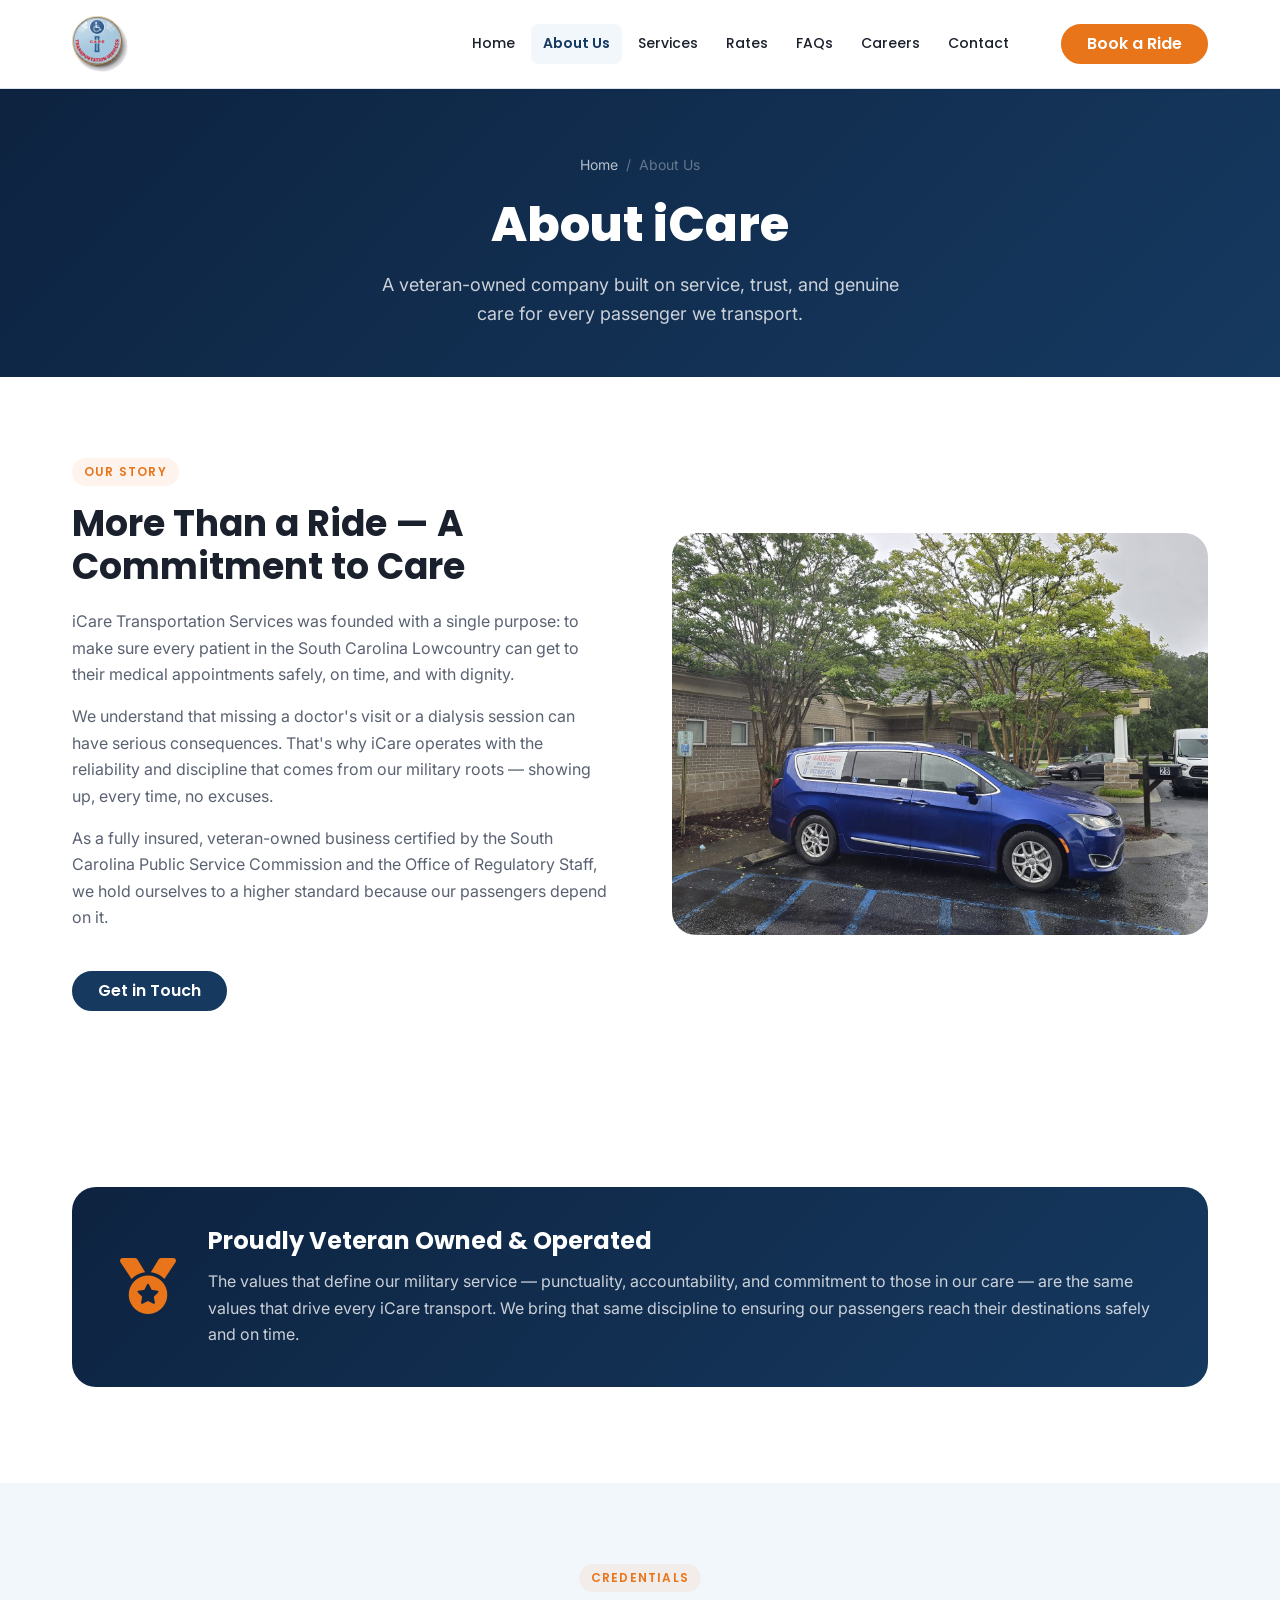
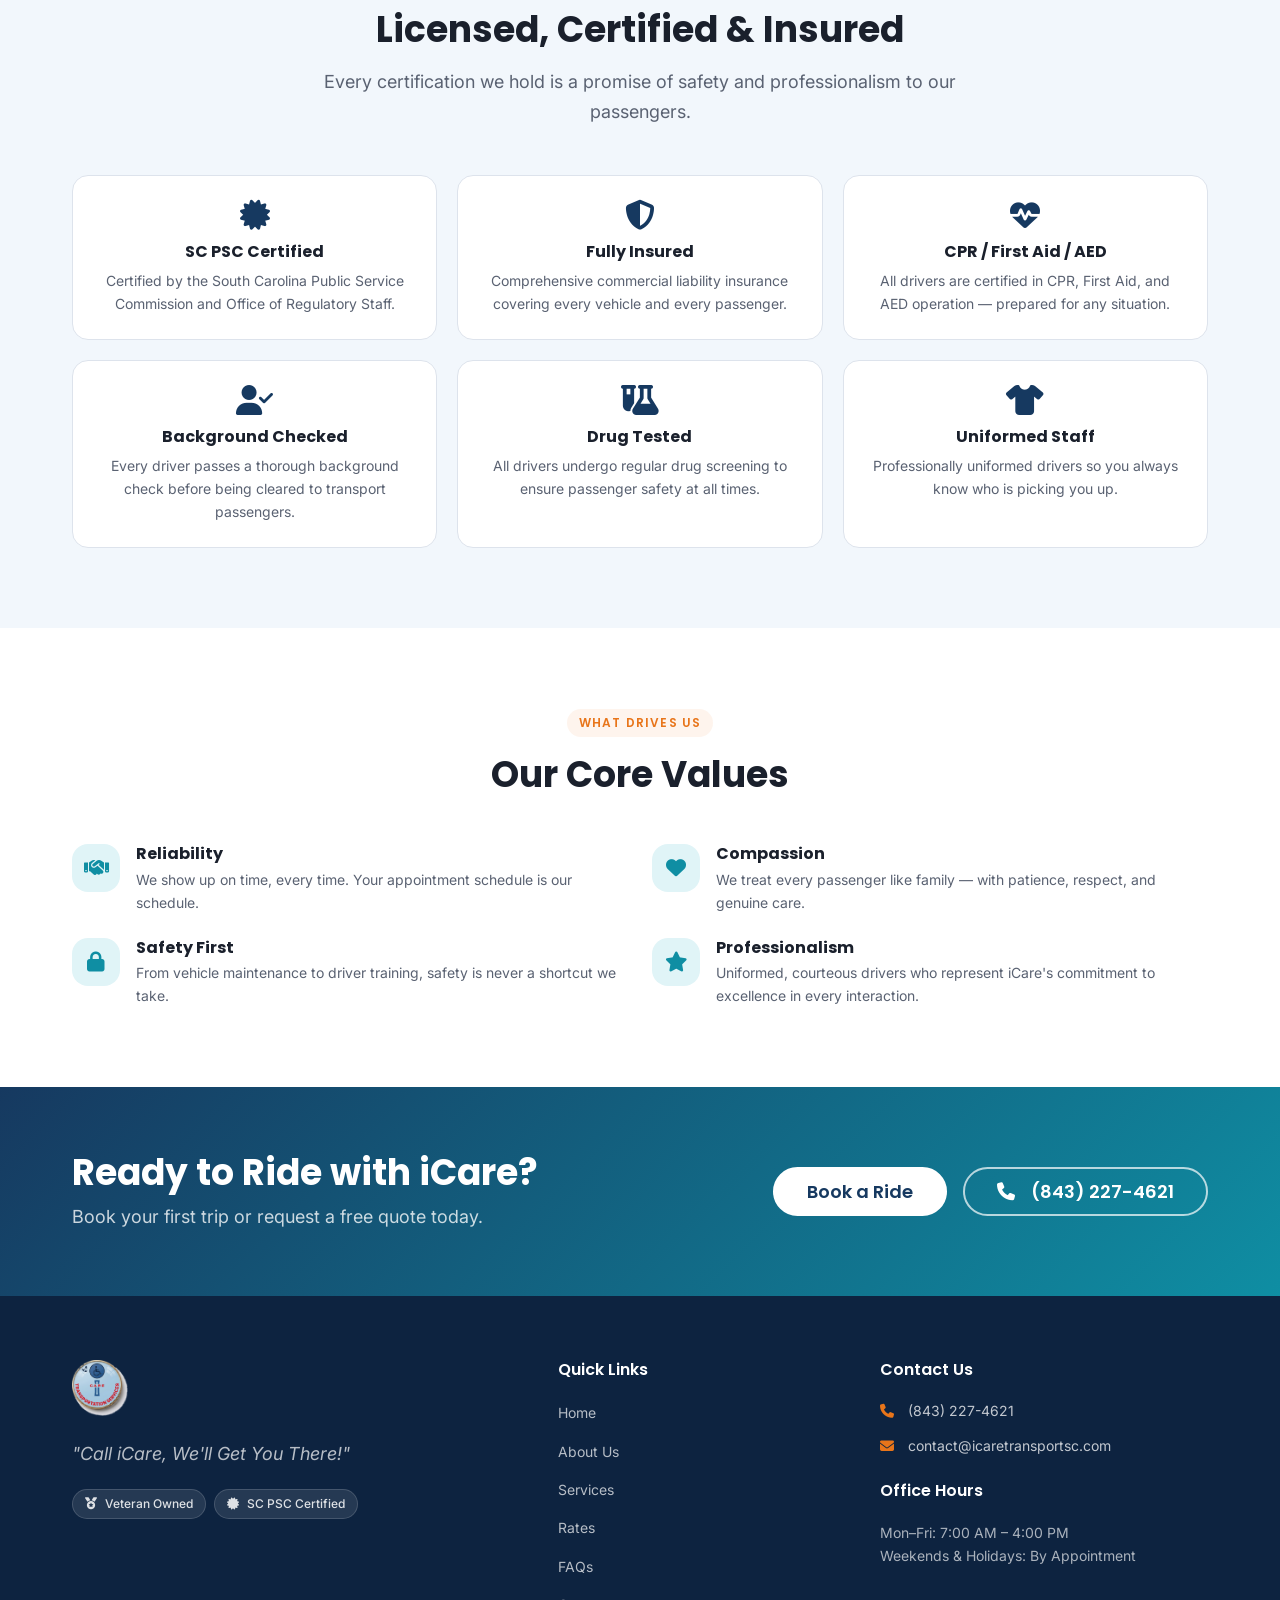
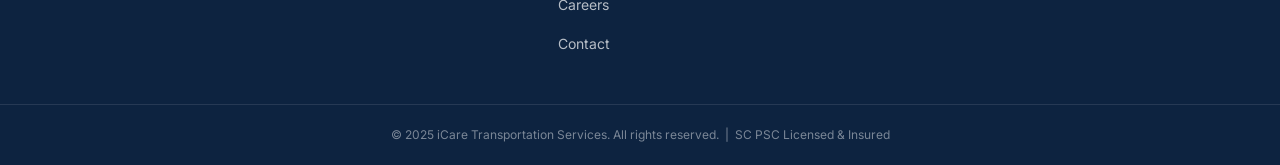
<file: docs/about.html>
<!DOCTYPE html>
<html lang="en">
<head>
  <meta charset="UTF-8">
  <meta name="viewport" content="width=device-width, initial-scale=1.0">
  <!-- Primary Meta Tags -->
  <meta name="title" content="About Us | Veteran-Owned NEMT in South Carolina | iCare Transportation">
  <meta name="description" content="iCare Transportation Services is a veteran-owned, SC PSC certified, fully insured NEMT company serving Beaufort, Jasper and Hampton counties with care and reliability.">
  <meta name="robots" content="index, follow, max-image-preview:large, max-snippet:-1, max-video-preview:-1">
  <meta name="author" content="iCare Transportation Services">
  <meta name="theme-color" content="#163960">
  <link rel="canonical" href="https://icaretransportsc.com/about.html">

  <!-- Icons -->
  <link rel="icon" type="image/x-icon" href="favicon.ico">
  <link rel="icon" type="image/png" sizes="32x32" href="favicon-32x32.png">
  <link rel="icon" type="image/png" sizes="16x16" href="favicon-16x16.png">
  <link rel="apple-touch-icon" sizes="180x180" href="apple-touch-icon.png">
  <link rel="manifest" href="site.webmanifest">
  <meta name="msapplication-TileColor" content="#163960">
  <meta name="msapplication-TileImage" content="favicon-192x192.png">

  <!-- Open Graph / Facebook / LinkedIn -->
  <meta property="og:type" content="website">
  <meta property="og:site_name" content="iCare Transportation Services">
  <meta property="og:url" content="https://icaretransportsc.com/about.html">
  <meta property="og:title" content="About iCare | Veteran-Owned Medical Transportation in SC">
  <meta property="og:description" content="SC PSC certified, fully insured, background-checked drivers. Built on service, trust and genuine care.">
  <meta property="og:image" content="https://icaretransportsc.com/assets/images/social/og-about.jpg">
  <meta property="og:image:secure_url" content="https://icaretransportsc.com/assets/images/social/og-about.jpg">
  <meta property="og:image:type" content="image/jpeg">
  <meta property="og:image:width" content="1200">
  <meta property="og:image:height" content="630">
  <meta property="og:image:alt" content="About iCare | Veteran-Owned Medical Transportation in SC">
  <meta property="og:locale" content="en_US">

  <!-- Twitter / X -->
  <meta name="twitter:card" content="summary_large_image">
  <meta name="twitter:url" content="https://icaretransportsc.com/about.html">
  <meta name="twitter:title" content="About iCare | Veteran-Owned Medical Transportation in SC">
  <meta name="twitter:description" content="SC PSC certified, fully insured, background-checked drivers. Built on service, trust and genuine care.">
  <meta name="twitter:image" content="https://icaretransportsc.com/assets/images/social/og-about.jpg">
  <meta name="twitter:image:alt" content="About iCare | Veteran-Owned Medical Transportation in SC">

  <!-- Geo -->
  <meta name="geo.region" content="US-SC">
  <meta name="geo.placename" content="Beaufort County, South Carolina">
  <meta name="geo.position" content="32.4316;-80.6698">
  <meta name="ICBM" content="32.4316, -80.6698">

  <!-- Preconnect -->
  <link rel="preconnect" href="https://fonts.googleapis.com">
  <link rel="preconnect" href="https://fonts.gstatic.com" crossorigin>
  <link rel="preconnect" href="https://cdnjs.cloudflare.com" crossorigin>

  <title>About Us | Veteran-Owned NEMT in South Carolina | iCare Transportation</title>

  <link rel="stylesheet" href="https://fonts.googleapis.com/css2?family=Poppins:wght@400;500;600;700;800&family=Inter:wght@400;500;600&display=swap">
  <link rel="stylesheet" href="https://cdnjs.cloudflare.com/ajax/libs/font-awesome/6.5.0/css/all.min.css">
  <link rel="stylesheet" href="css/main.css">
  <link rel="stylesheet" href="css/pages/about.css">
</head>
<body>

  <header class="site-header" id="site-header">
    <div class="container header-inner">
      <a href="index.html" class="logo" aria-label="iCare Transportation Services Home">
        <img class="logo-img" src="assets/images/icare_logo.png" alt="iCare Transportation Services">
      </a>
      <nav class="main-nav" id="main-nav" aria-label="Primary navigation">
        <ul class="nav-list">
          <li><a href="index.html"    class="nav-link">Home</a></li>
          <li><a href="about.html"    class="nav-link active">About Us</a></li>
          <li><a href="services.html" class="nav-link">Services</a></li>
          <li><a href="rates.html"    class="nav-link">Rates</a></li>
          <li><a href="faq.html"      class="nav-link">FAQs</a></li>
          <li><a href="careers.html"  class="nav-link">Careers</a></li>
          <li><a href="contact.html"  class="nav-link">Contact</a></li>
        </ul>
      </nav>
      <a href="contact.html" class="btn btn-accent header-cta">Book a Ride</a>
      <button class="hamburger" id="hamburger" aria-label="Open navigation menu" aria-expanded="false">
        <span></span><span></span><span></span>
      </button>
    </div>
  </header>

  <main>

    <!-- PAGE HERO -->
    <section class="page-hero" aria-label="About iCare">
      <div class="container">
        <nav class="breadcrumb" aria-label="Breadcrumb">
          <a href="index.html">Home</a>
          <span aria-hidden="true">/</span>
          <span aria-current="page">About Us</span>
        </nav>
        <h1>About iCare</h1>
        <p>A veteran-owned company built on service, trust, and genuine care for every passenger we transport.</p>
      </div>
    </section>

    <!-- OUR STORY -->
    <section class="section">
      <div class="container">
        <div class="about-story">
          <div class="about-story-text">
            <span class="section-label">Our Story</span>
            <h2>More Than a Ride — A Commitment to Care</h2>
            <p>iCare Transportation Services was founded with a single purpose: to make sure every patient in the South Carolina Lowcountry can get to their medical appointments safely, on time, and with dignity.</p>
            <p>We understand that missing a doctor's visit or a dialysis session can have serious consequences. That's why iCare operates with the reliability and discipline that comes from our military roots — showing up, every time, no excuses.</p>
            <p>As a fully insured, veteran-owned business certified by the South Carolina Public Service Commission and the Office of Regulatory Staff, we hold ourselves to a higher standard because our passengers depend on it.</p>
            <a href="contact.html" class="btn btn-primary mt-6">Get in Touch</a>
          </div>
          <div class="about-story-img">
            <img src="assets/images/vehicles/van-4.jpg" alt="iCare Transportation Services fleet van">
          </div>
        </div>
      </div>
    </section>

    <!-- VETERAN CALLOUT -->
    <section class="section-sm">
      <div class="container">
        <div class="vet-callout">
          <div class="vet-icon"><i class="fas fa-medal"></i></div>
          <div>
            <h3>Proudly Veteran Owned &amp; Operated</h3>
            <p>The values that define our military service — punctuality, accountability, and commitment to those in our care — are the same values that drive every iCare transport. We bring that same discipline to ensuring our passengers reach their destinations safely and on time.</p>
          </div>
        </div>
      </div>
    </section>

    <!-- CERTIFICATIONS -->
    <section class="section bg-light">
      <div class="container">
        <div class="section-header">
          <span class="section-label">Credentials</span>
          <h2>Licensed, Certified &amp; Insured</h2>
          <p>Every certification we hold is a promise of safety and professionalism to our passengers.</p>
        </div>
        <div class="cert-grid">
          <div class="cert-card">
            <i class="fas fa-certificate"></i>
            <h4>SC PSC Certified</h4>
            <p>Certified by the South Carolina Public Service Commission and Office of Regulatory Staff.</p>
          </div>
          <div class="cert-card">
            <i class="fas fa-shield-halved"></i>
            <h4>Fully Insured</h4>
            <p>Comprehensive commercial liability insurance covering every vehicle and every passenger.</p>
          </div>
          <div class="cert-card">
            <i class="fas fa-heart-pulse"></i>
            <h4>CPR / First Aid / AED</h4>
            <p>All drivers are certified in CPR, First Aid, and AED operation — prepared for any situation.</p>
          </div>
          <div class="cert-card">
            <i class="fas fa-user-check"></i>
            <h4>Background Checked</h4>
            <p>Every driver passes a thorough background check before being cleared to transport passengers.</p>
          </div>
          <div class="cert-card">
            <i class="fas fa-flask-vial"></i>
            <h4>Drug Tested</h4>
            <p>All drivers undergo regular drug screening to ensure passenger safety at all times.</p>
          </div>
          <div class="cert-card">
            <i class="fas fa-shirt"></i>
            <h4>Uniformed Staff</h4>
            <p>Professionally uniformed drivers so you always know who is picking you up.</p>
          </div>
        </div>
      </div>
    </section>

    <!-- OUR VALUES -->
    <section class="section">
      <div class="container">
        <div class="section-header">
          <span class="section-label">What Drives Us</span>
          <h2>Our Core Values</h2>
        </div>
        <div class="values-grid">
          <div class="value-item">
            <div class="value-icon"><i class="fas fa-handshake"></i></div>
            <div>
              <h4>Reliability</h4>
              <p>We show up on time, every time. Your appointment schedule is our schedule.</p>
            </div>
          </div>
          <div class="value-item">
            <div class="value-icon"><i class="fas fa-heart"></i></div>
            <div>
              <h4>Compassion</h4>
              <p>We treat every passenger like family — with patience, respect, and genuine care.</p>
            </div>
          </div>
          <div class="value-item">
            <div class="value-icon"><i class="fas fa-lock"></i></div>
            <div>
              <h4>Safety First</h4>
              <p>From vehicle maintenance to driver training, safety is never a shortcut we take.</p>
            </div>
          </div>
          <div class="value-item">
            <div class="value-icon"><i class="fas fa-star"></i></div>
            <div>
              <h4>Professionalism</h4>
              <p>Uniformed, courteous drivers who represent iCare's commitment to excellence in every interaction.</p>
            </div>
          </div>
        </div>
      </div>
    </section>

    <!-- CTA -->
    <section class="cta-banner">
      <div class="container cta-inner">
        <div class="cta-text">
          <h2>Ready to Ride with iCare?</h2>
          <p>Book your first trip or request a free quote today.</p>
        </div>
        <div class="cta-actions">
          <a href="contact.html" class="btn btn-white btn-lg">Book a Ride</a>
          <a href="tel:8432274621" class="btn btn-outline-white btn-lg"><i class="fas fa-phone"></i>&nbsp; (843) 227-4621</a>
        </div>
      </div>
    </section>

  </main>

  <footer class="site-footer" role="contentinfo">
    <div class="container footer-grid">
      <div class="footer-brand">
        <a href="index.html" class="logo logo--light">
          <img class="logo-img" src="assets/images/icare_logo.png" alt="iCare Transportation Services">
        </a>
        <p class="footer-tagline">"Call iCare, We'll Get You There!"</p>
        <div class="footer-badges">
          <span class="badge"><i class="fas fa-medal"></i> Veteran Owned</span>
          <span class="badge"><i class="fas fa-certificate"></i> SC PSC Certified</span>
        </div>
      </div>
      <div class="footer-links">
        <h4>Quick Links</h4>
        <ul>
          <li><a href="index.html">Home</a></li>
          <li><a href="about.html">About Us</a></li>
          <li><a href="services.html">Services</a></li>
          <li><a href="rates.html">Rates</a></li>
          <li><a href="faq.html">FAQs</a></li>
          <li><a href="careers.html">Careers</a></li>
          <li><a href="contact.html">Contact</a></li>
        </ul>
      </div>
      <div class="footer-contact">
        <h4>Contact Us</h4>
        <ul class="contact-list">
          <li><i class="fas fa-phone"></i><a href="tel:8432274621">(843) 227-4621</a></li>
          <li><i class="fas fa-envelope"></i><a href="mailto:contact@icaretransportsc.com">contact@icaretransportsc.com</a></li>
        </ul>
        <h4 class="mt-6">Office Hours</h4>
        <p>Mon–Fri: 7:00 AM – 4:00 PM<br>Weekends &amp; Holidays: By Appointment</p>
      </div>
    </div>
    <div class="footer-bottom">
      <div class="container">
        <p>&copy; 2025 iCare Transportation Services. All rights reserved. &nbsp;|&nbsp; SC PSC Licensed &amp; Insured</p>
      </div>
    </div>
  </footer>

  <script type="module" src="js/main.js"></script>
  <script type="application/ld+json">
  {
    "@context": "https://schema.org",
    "@type": "LocalBusiness",
    "@id": "https://icaretransportsc.com/#business",
    "name": "iCare Transportation Services",
    "description": "Safe, reliable non-emergency medical transportation in South Carolina. Veteran-owned, SC licensed, fully insured.",
    "url": "https://icaretransportsc.com",
    "telephone": "+1-843-227-4621",
    "email": "contact@icaretransportsc.com",
    "image": "https://icaretransportsc.com/assets/images/icare_logo.png",
    "logo": "https://icaretransportsc.com/assets/images/icare_logo.png",
    "priceRange": "$$",
    "address": {
      "@type": "PostalAddress",
      "addressLocality": "Beaufort County",
      "addressRegion": "SC",
      "addressCountry": "US"
    },
    "geo": {
      "@type": "GeoCoordinates",
      "latitude": 32.4316,
      "longitude": -80.6698
    },
    "openingHoursSpecification": [
      {
        "@type": "OpeningHoursSpecification",
        "dayOfWeek": ["Monday", "Tuesday", "Wednesday", "Thursday", "Friday"],
        "opens": "07:00",
        "closes": "16:00"
      }
    ],
    "areaServed": [
      { "@type": "City", "name": "Beaufort" },
      { "@type": "City", "name": "Bluffton" },
      { "@type": "City", "name": "Hilton Head Island" },
      { "@type": "City", "name": "Ridgeland" },
      { "@type": "City", "name": "Hardeeville" },
      { "@type": "City", "name": "Port Royal" },
      { "@type": "City", "name": "Yemassee" }
    ],
    "hasOfferCatalog": {
      "@type": "OfferCatalog",
      "name": "Transportation Services",
      "itemListElement": [
        {
          "@type": "Offer",
          "itemOffered": {
            "@type": "Service",
            "name": "Ambulatory Transport",
            "description": "Safe, comfortable rides for patients who walk independently. Door-to-door service."
          }
        },
        {
          "@type": "Offer",
          "itemOffered": {
            "@type": "Service",
            "name": "Wheelchair Transport",
            "description": "Wheelchair-accessible vehicles with trained drivers for safe boarding and transport."
          }
        },
        {
          "@type": "Offer",
          "itemOffered": {
            "@type": "Service",
            "name": "Facility & Private Pay",
            "description": "Partnerships with assisted living, independent living, and adult day centers."
          }
        }
      ]
    },
    "aggregateRating": {
      "@type": "AggregateRating",
      "ratingValue": "5.0",
      "reviewCount": "1"
    }
  }
  </script>
  <script type="application/ld+json">
  {
    "@context": "https://schema.org",
    "@type": "BreadcrumbList",
    "itemListElement": [
      {
        "@type": "ListItem",
        "position": 1,
        "name": "Home",
        "item": "https://icaretransportsc.com/"
      },
      {
        "@type": "ListItem",
        "position": 2,
        "name": "About Us",
        "item": "https://icaretransportsc.com/about.html"
      }
    ]
  }
  </script>

</body>
</html>
</file>
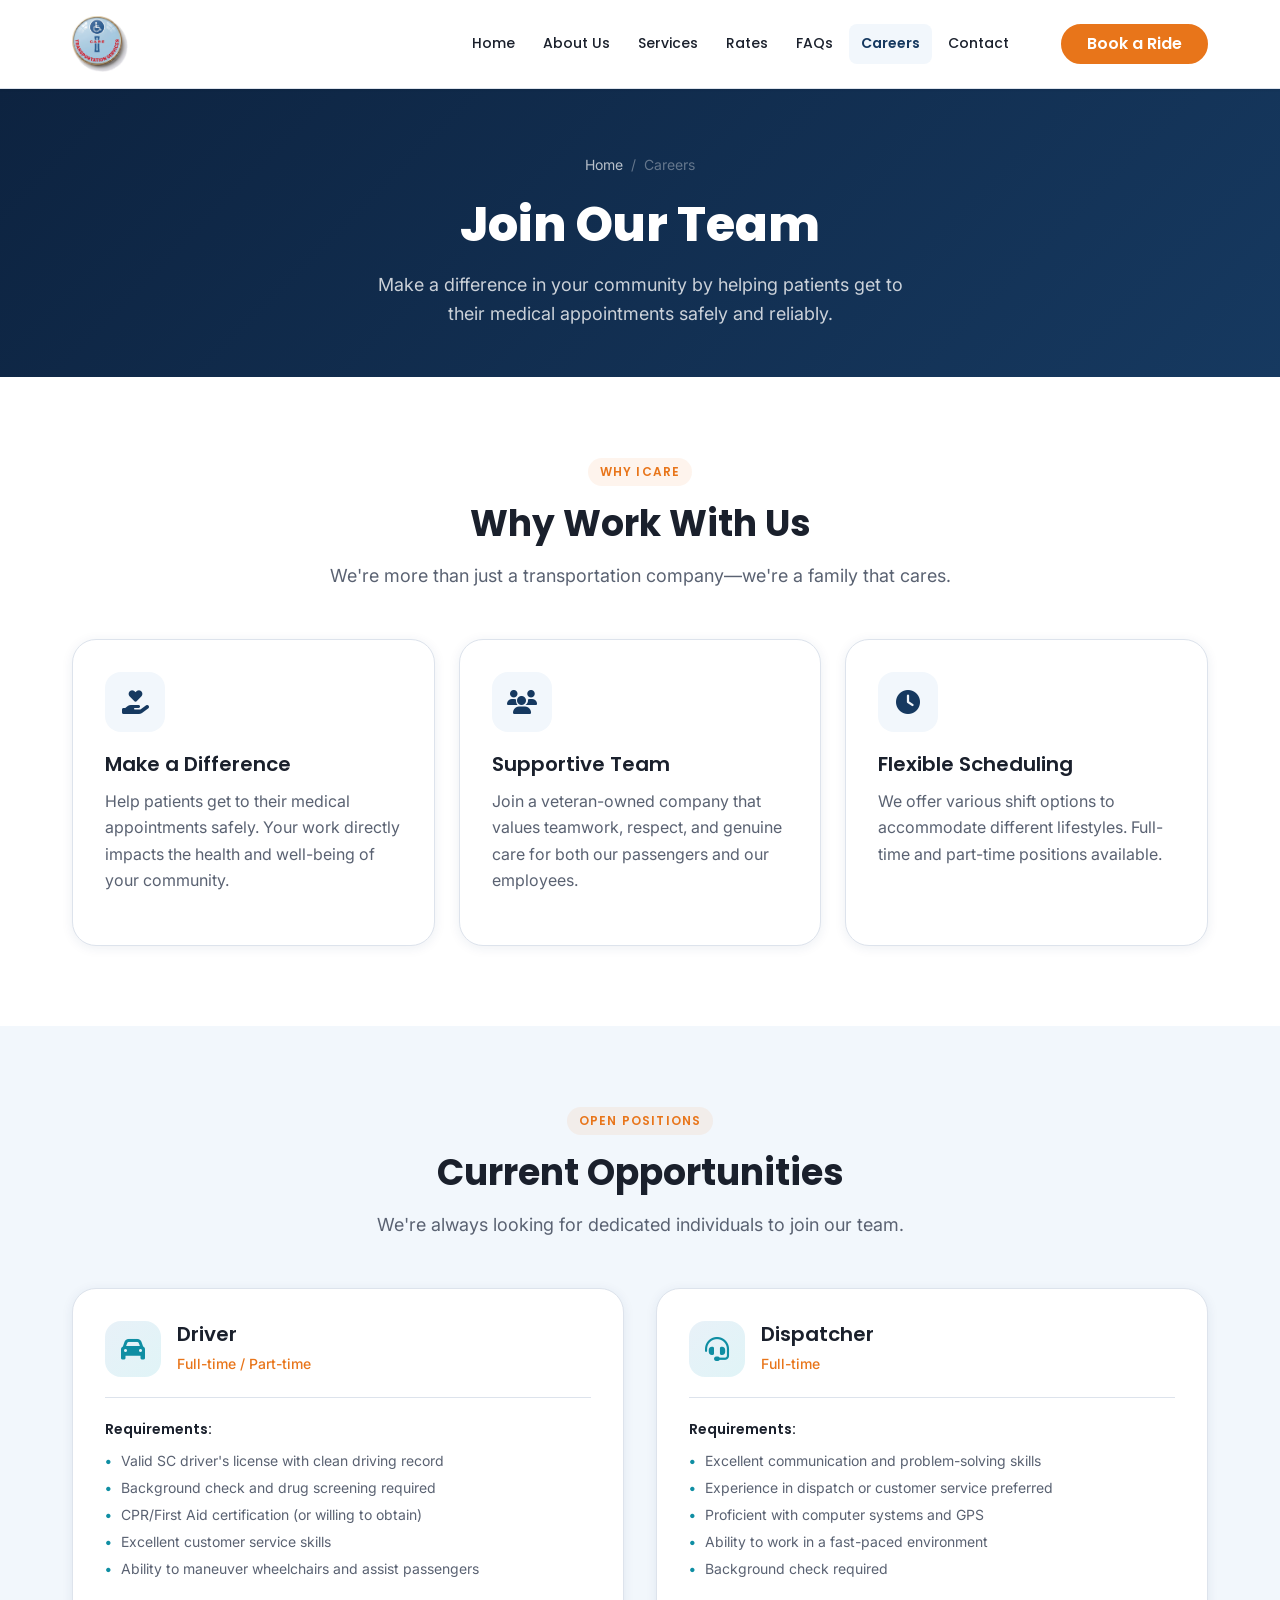
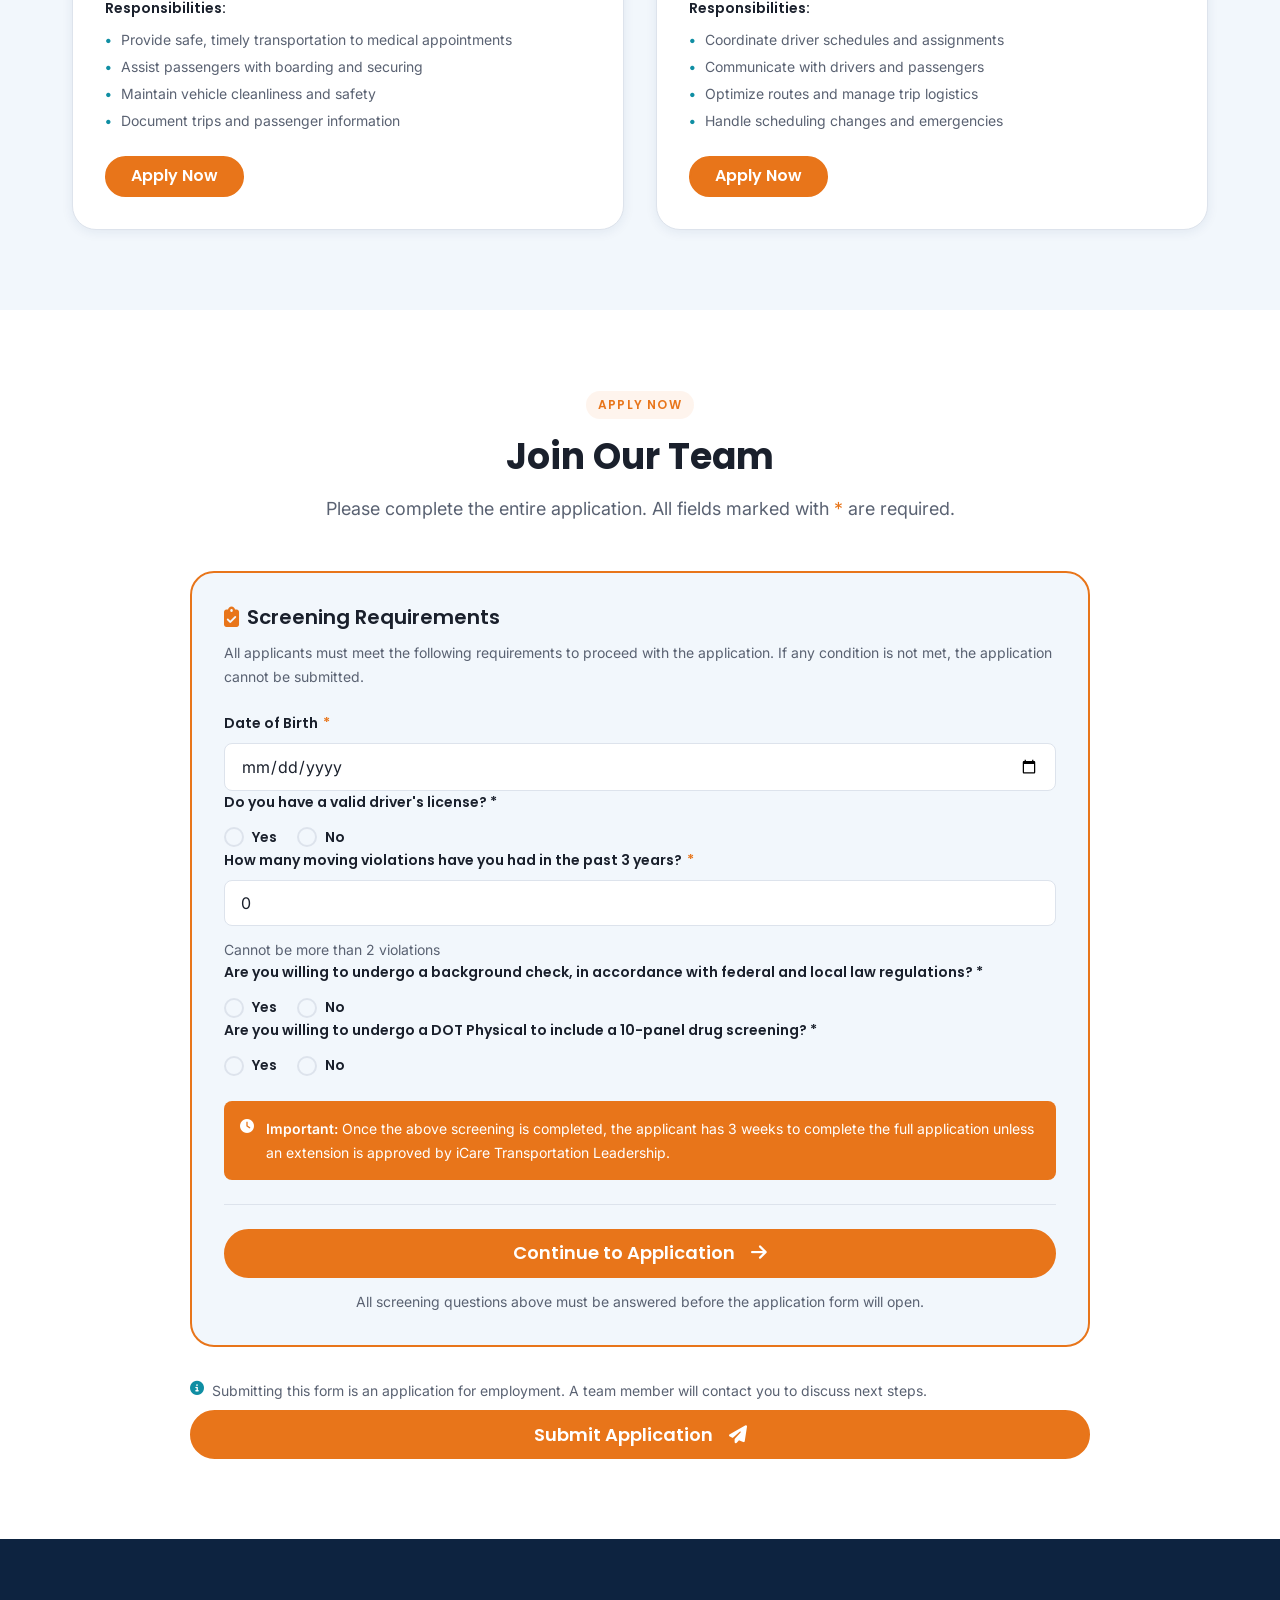
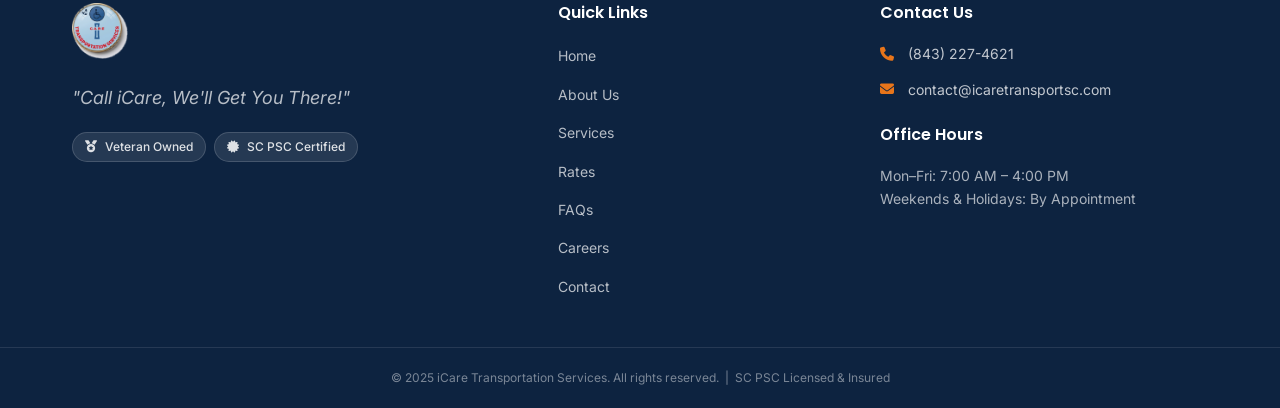
<file: docs/careers.html>
<!DOCTYPE html>
<!-- Today's date: Friday, 2026-10-09 -->
<html lang="en">
<head>
  <meta charset="UTF-8">
  <meta name="viewport" content="width=device-width, initial-scale=1.0">
  <!-- Primary Meta Tags -->
  <meta name="title" content="Careers | Join the iCare Transportation Team | Drivers, Dispatchers, Operations">
  <meta name="description" content="Join the iCare Transportation team! We're hiring drivers, dispatchers, and operations professionals. Veteran-owned company serving South Carolina with care and reliability.">
  <meta name="robots" content="index, follow, max-image-preview:large, max-snippet:-1, max-video-preview:-1">
  <meta name="author" content="iCare Transportation Services">
  <meta name="theme-color" content="#163960">
  <link rel="canonical" href="https://icaretransportsc.com/careers.html">

  <!-- Icons -->
  <link rel="icon" type="image/x-icon" href="favicon.ico">
  <link rel="icon" type="image/png" sizes="32x32" href="favicon-32x32.png">
  <link rel="icon" type="image/png" sizes="16x16" href="favicon-16x16.png">
  <link rel="apple-touch-icon" sizes="180x180" href="apple-touch-icon.png">
  <link rel="manifest" href="site.webmanifest">
  <meta name="msapplication-TileColor" content="#163960">
  <meta name="msapplication-TileImage" content="favicon-192x192.png">

  <!-- Open Graph / Facebook / LinkedIn -->
  <meta property="og:type" content="website">
  <meta property="og:site_name" content="iCare Transportation Services">
  <meta property="og:url" content="https://icaretransportsc.com/careers.html">
  <meta property="og:title" content="Careers | Join the iCare Transportation Team">
  <meta property="og:description" content="We're hiring drivers, dispatchers, and operations professionals. Join our veteran-owned team serving South Carolina.">
  <meta property="og:image" content="https://icaretransportsc.com/assets/images/social/og-careers.jpg">
  <meta property="og:image:secure_url" content="https://icaretransportsc.com/assets/images/social/og-careers.jpg">
  <meta property="og:image:type" content="image/jpeg">
  <meta property="og:image:width" content="1200">
  <meta property="og:image:height" content="630">
  <meta property="og:image:alt" content="Careers | Join the iCare Transportation Team">
  <meta property="og:locale" content="en_US">

  <!-- Twitter / X -->
  <meta name="twitter:card" content="summary_large_image">
  <meta name="twitter:url" content="https://icaretransportsc.com/careers.html">
  <meta name="twitter:title" content="Careers | Join the iCare Transportation Team">
  <meta name="twitter:description" content="We're hiring drivers, dispatchers, and operations professionals. Join our veteran-owned team serving South Carolina.">
  <meta name="twitter:image" content="https://icaretransportsc.com/assets/images/social/og-careers.jpg">
  <meta name="twitter:image:alt" content="Careers | Join the iCare Transportation Team">

  <!-- Geo -->
  <meta name="geo.region" content="US-SC">
  <meta name="geo.placename" content="Beaufort County, South Carolina">
  <meta name="geo.position" content="32.4316;-80.6698">
  <meta name="ICBM" content="32.4316, -80.6698">

  <!-- Preconnect -->
  <link rel="preconnect" href="https://fonts.googleapis.com">
  <link rel="preconnect" href="https://fonts.gstatic.com" crossorigin>
  <link rel="preconnect" href="https://cdnjs.cloudflare.com" crossorigin>

  <title>Careers | Join the iCare Transportation Team</title>

  <link rel="stylesheet" href="https://fonts.googleapis.com/css2?family=Poppins:wght@400;500;600;700;800&family=Inter:wght@400;500;600&display=swap">
  <link rel="stylesheet" href="https://cdnjs.cloudflare.com/ajax/libs/font-awesome/6.5.0/css/all.min.css">
  <link rel="stylesheet" href="css/main.css">
  <link rel="stylesheet" href="css/pages/careers.css">
</head>
<body>

  <header class="site-header" id="site-header">
    <div class="container header-inner">
      <a href="index.html" class="logo" aria-label="iCare Transportation Services Home">
        <img class="logo-img" src="assets/images/icare_logo.png" alt="iCare Transportation Services">
      </a>
      <nav class="main-nav" id="main-nav" aria-label="Primary navigation">
        <ul class="nav-list">
          <li><a href="index.html"    class="nav-link">Home</a></li>
          <li><a href="about.html"    class="nav-link">About Us</a></li>
          <li><a href="services.html" class="nav-link">Services</a></li>
          <li><a href="rates.html"    class="nav-link">Rates</a></li>
          <li><a href="faq.html"      class="nav-link">FAQs</a></li>
          <li><a href="careers.html"  class="nav-link active">Careers</a></li>
          <li><a href="contact.html"  class="nav-link">Contact</a></li>
        </ul>
      </nav>
      <a href="contact.html" class="btn btn-accent header-cta">Book a Ride</a>
      <button class="hamburger" id="hamburger" aria-label="Open navigation menu" aria-expanded="false">
        <span></span><span></span><span></span>
      </button>
    </div>
  </header>

  <main>

    <!-- PAGE HERO -->
    <section class="page-hero" aria-label="Careers at iCare">
      <div class="container">
        <nav class="breadcrumb" aria-label="Breadcrumb">
          <a href="index.html">Home</a>
          <span aria-hidden="true">/</span>
          <span aria-current="page">Careers</span>
        </nav>
        <h1>Join Our Team</h1>
        <p>Make a difference in your community by helping patients get to their medical appointments safely and reliably.</p>
      </div>
    </section>

    <!-- WHY JOIN US -->
    <section class="section">
      <div class="container">
        <div class="section-header">
          <span class="section-label">Why iCare</span>
          <h2>Why Work With Us</h2>
          <p>We're more than just a transportation company—we're a family that cares.</p>
        </div>
        <div class="cards-grid cards-grid--3">
          <div class="card card--icon">
            <div class="card-icon"><i class="fas fa-hand-holding-heart"></i></div>
            <h3>Make a Difference</h3>
            <p>Help patients get to their medical appointments safely. Your work directly impacts the health and well-being of your community.</p>
          </div>
          <div class="card card--icon">
            <div class="card-icon"><i class="fas fa-users"></i></div>
            <h3>Supportive Team</h3>
            <p>Join a veteran-owned company that values teamwork, respect, and genuine care for both our passengers and our employees.</p>
          </div>
          <div class="card card--icon">
            <div class="card-icon"><i class="fas fa-clock"></i></div>
            <h3>Flexible Scheduling</h3>
            <p>We offer various shift options to accommodate different lifestyles. Full-time and part-time positions available.</p>
          </div>
        </div>
      </div>
    </section>

    <!-- OPEN POSITIONS -->
    <section class="section bg-light">
      <div class="container">
        <div class="section-header">
          <span class="section-label">Open Positions</span>
          <h2>Current Opportunities</h2>
          <p>We're always looking for dedicated individuals to join our team.</p>
        </div>
        <div class="positions-grid">
          <div class="position-card">
            <div class="position-header">
              <div class="position-icon"><i class="fas fa-car"></i></div>
              <div class="position-info">
                <h3>Driver</h3>
                <span class="position-type">Full-time / Part-time</span>
              </div>
            </div>
            <div class="position-details">
              <p><strong>Requirements:</strong></p>
              <ul>
                <li>Valid SC driver's license with clean driving record</li>
                <li>Background check and drug screening required</li>
                <li>CPR/First Aid certification (or willing to obtain)</li>
                <li>Excellent customer service skills</li>
                <li>Ability to maneuver wheelchairs and assist passengers</li>
              </ul>
              <p><strong>Responsibilities:</strong></p>
              <ul>
                <li>Provide safe, timely transportation to medical appointments</li>
                <li>Assist passengers with boarding and securing</li>
                <li>Maintain vehicle cleanliness and safety</li>
                <li>Document trips and passenger information</li>
              </ul>
            </div>
            <a href="#apply" class="btn btn-accent">Apply Now</a>
          </div>

          <div class="position-card">
            <div class="position-header">
              <div class="position-icon"><i class="fas fa-headset"></i></div>
              <div class="position-info">
                <h3>Dispatcher</h3>
                <span class="position-type">Full-time</span>
              </div>
            </div>
            <div class="position-details">
              <p><strong>Requirements:</strong></p>
              <ul>
                <li>Excellent communication and problem-solving skills</li>
                <li>Experience in dispatch or customer service preferred</li>
                <li>Proficient with computer systems and GPS</li>
                <li>Ability to work in a fast-paced environment</li>
                <li>Background check required</li>
              </ul>
              <p><strong>Responsibilities:</strong></p>
              <ul>
                <li>Coordinate driver schedules and assignments</li>
                <li>Communicate with drivers and passengers</li>
                <li>Optimize routes and manage trip logistics</li>
                <li>Handle scheduling changes and emergencies</li>
              </ul>
            </div>
            <a href="#apply" class="btn btn-accent">Apply Now</a>
          </div>
        </div>
      </div>
    </section>

    <!-- APPLICATION FORM -->
    <section class="section" id="apply">
      <div class="container">
        <div class="section-header">
          <span class="section-label">Apply Now</span>
          <h2>Join Our Team</h2>
          <p>Please complete the entire application. All fields marked with <span style="color:var(--clr-accent)">*</span> are required.</p>
        </div>
        <div class="application-form-wrap">
          <form class="contact-form" id="application-form" action="https://api.web3forms.com/submit" method="POST" novalidate>

            <!-- Web3Forms delivery config -->
            <input type="hidden" name="access_key" value="e10cb7d7-b1c7-4297-bc70-52b378fa7f56">
            <input type="hidden" name="subject" value="Job Application — iCare Transportation Website">
            <input type="hidden" name="from_name" value="iCare Transportation Careers">
            <!-- Spam honeypot -->
            <input type="checkbox" name="botcheck" style="display:none !important" tabindex="-1" autocomplete="off">

            <!-- Screening Requirements -->
            <div class="screening-section">
              <h3><i class="fas fa-clipboard-check"></i> Screening Requirements</h3>
              <p class="screening-notice">All applicants must meet the following requirements to proceed with the application. If any condition is not met, the application cannot be submitted.</p>

              <div class="form-group">
                <label for="birthdate">Date of Birth <span class="required">*</span></label>
                <input type="date" id="birthdate" name="birthdate" class="form-control" required>
              </div>

              <div class="form-group">
                <fieldset>
                  <legend>Do you have a valid driver's license? <span class="required">*</span></legend>
                  <div class="radio-group">
                    <label class="radio-label">
                      <input type="radio" id="license-yes" name="valid_license" value="yes" required>
                      <span class="radio-custom"></span>
                      <span>Yes</span>
                    </label>
                    <label class="radio-label">
                      <input type="radio" id="license-no" name="valid_license" value="no">
                      <span class="radio-custom"></span>
                      <span>No</span>
                    </label>
                  </div>
                </fieldset>
              </div>

              <div class="form-group">
                <label for="violations">How many moving violations have you had in the past 3 years? <span class="required">*</span></label>
                <input type="number" id="violations" name="moving_violations" class="form-control" value="0" placeholder="0" min="0" max="2" required>
                <small class="form-hint">Cannot be more than 2 violations</small>
              </div>

              <div class="form-group">
                <fieldset>
                  <legend>Are you willing to undergo a background check, in accordance with federal and local law regulations? <span class="required">*</span></legend>
                  <div class="radio-group">
                    <label class="radio-label">
                      <input type="radio" id="bg-check-yes" name="background_check" value="yes" required>
                      <span class="radio-custom"></span>
                      <span>Yes</span>
                    </label>
                    <label class="radio-label">
                      <input type="radio" id="bg-check-no" name="background_check" value="no">
                      <span class="radio-custom"></span>
                      <span>No</span>
                    </label>
                  </div>
                </fieldset>
              </div>

              <div class="form-group">
                <fieldset>
                  <legend>Are you willing to undergo a DOT Physical to include a 10-panel drug screening? <span class="required">*</span></legend>
                  <div class="radio-group">
                    <label class="radio-label">
                      <input type="radio" id="dot-physical-yes" name="dot_physical" value="yes" required>
                      <span class="radio-custom"></span>
                      <span>Yes</span>
                    </label>
                    <label class="radio-label">
                      <input type="radio" id="dot-physical-no" name="dot_physical" value="no">
                      <span class="radio-custom"></span>
                      <span>No</span>
                    </label>
                  </div>
                </fieldset>
              </div>

              <div class="screening-deadline">
                <i class="fas fa-clock"></i>
                <span><strong>Important:</strong> Once the above screening is completed, the applicant has 3 weeks to complete the full application unless an extension is approved by iCare Transportation Leadership.</span>
              </div>

              <!-- Screening gate: must be answered before the application opens -->
              <div class="screening-actions">
                <button type="button" id="screening-continue" class="btn btn-accent btn-lg">
                  Continue to Application &nbsp;<i class="fas fa-arrow-right"></i>
                </button>
                <p class="screening-gate-note">All screening questions above must be answered before the application form will open.</p>
                <div class="screening-gate-error" id="screening-gate-error" role="alert" hidden></div>
              </div>
            </div>

            <!-- ===== MAIN APPLICATION — hidden until the screening is passed ===== -->
            <div id="application-body" hidden>

            <!-- Section 1: Applicant Information -->
            <div class="form-section">
              <h3>2. Applicant Information</h3>
              <p class="section-note">It is the policy of iCare Transportation Services, LLC to provide equal employment opportunities to all applicants and employees without regard to any legally protected status such as race, color, religion, gender, national origin, age, disability or veteran status.</p>

              <div class="form-row">
                <div class="form-group">
                  <label for="first-name">First Name <span class="required">*</span></label>
                  <input type="text" id="first-name" name="first_name" class="form-control" placeholder="Jane" required autocomplete="given-name">
                </div>
                <div class="form-group">
                  <label for="last-name">Last Name <span class="required">*</span></label>
                  <input type="text" id="last-name" name="last_name" class="form-control" placeholder="Doe" required autocomplete="family-name">
                </div>
              </div>

              <div class="form-group">
                <label for="address">Home Address <span class="required">*</span></label>
                <input type="text" id="address" name="address" class="form-control" placeholder="123 Main St, Charleston, SC 29401" required autocomplete="street-address">
              </div>

              <div class="form-row">
                <div class="form-group">
                  <label for="city">City <span class="required">*</span></label>
                  <input type="text" id="city" name="city" class="form-control" placeholder="Charleston" required autocomplete="address-level2">
                </div>
                <div class="form-group">
                  <label for="state">State <span class="required">*</span></label>
                  <input type="text" id="state" name="state" class="form-control" placeholder="SC" required autocomplete="address-level1">
                </div>
                <div class="form-group">
                  <label for="zip">ZIP Code <span class="required">*</span></label>
                  <input type="text" id="zip" name="zip" class="form-control" placeholder="29401" required autocomplete="postal-code">
                </div>
              </div>

              <div class="form-group">
                <label for="years-at-address">Number of years at this address</label>
                <input type="number" id="years-at-address" name="years_at_address" class="form-control" placeholder="0" min="0">
              </div>

              <div class="form-row">
                <div class="form-group">
                  <label for="phone">Daytime Phone <span class="required">*</span></label>
                  <input type="tel" id="phone" name="phone" class="form-control" placeholder="(843) 555-0123" required autocomplete="tel">
                </div>
                <div class="form-group">
                  <label for="evening-phone">Evening Phone</label>
                  <input type="tel" id="evening-phone" name="evening_phone" class="form-control" placeholder="(843) 555-0123" autocomplete="tel">
                </div>
              </div>

              <div class="form-group">
                <label for="mobile-phone">Mobile Phone</label>
                <input type="tel" id="mobile-phone" name="mobile_phone" class="form-control" placeholder="(843) 555-0123" autocomplete="tel-mobile">
              </div>

              <div class="form-group">
                <label for="email">Email Address <span class="required">*</span></label>
                <input type="email" id="email" name="email" class="form-control" placeholder="jane@example.com" required autocomplete="email">
              </div>

              <div class="form-group">
                <label for="ssn">Social Security Number</label>
                <input type="text" id="ssn" name="ssn" class="form-control" placeholder="XXX-XX-XXXX" autocomplete="off">
              </div>

              <div class="form-group">
                <label for="license-info">Driver's License (State/Number)</label>
                <input type="text" id="license-info" name="license_info" class="form-control" placeholder="SC 1234567">
              </div>
            </div>

            <!-- Section 2: Emergency Contact -->
            <div class="form-section">
              <h3>3. Emergency Contact</h3>
              <p class="section-note">Who should be contacted if you are involved in an emergency?</p>

              <div class="form-row">
                <div class="form-group">
                  <label for="emergency-name">Contact Name <span class="required">*</span></label>
                  <input type="text" id="emergency-name" name="emergency_name" class="form-control" placeholder="John Doe" required>
                </div>
                <div class="form-group">
                  <label for="emergency-relationship">Relationship to you <span class="required">*</span></label>
                  <input type="text" id="emergency-relationship" name="emergency_relationship" class="form-control" placeholder="Spouse" required>
                </div>
              </div>

              <div class="form-group">
                <label for="emergency-address">Address <span class="required">*</span></label>
                <input type="text" id="emergency-address" name="emergency_address" class="form-control" placeholder="123 Main St, Charleston, SC 29401" required>
              </div>

              <div class="form-row">
                <div class="form-group">
                  <label for="emergency-city">City <span class="required">*</span></label>
                  <input type="text" id="emergency-city" name="emergency_city" class="form-control" placeholder="Charleston" required>
                </div>
                <div class="form-group">
                  <label for="emergency-state">State <span class="required">*</span></label>
                  <input type="text" id="emergency-state" name="emergency_state" class="form-control" placeholder="SC" required>
                </div>
                <div class="form-group">
                  <label for="emergency-zip">ZIP Code <span class="required">*</span></label>
                  <input type="text" id="emergency-zip" name="emergency_zip" class="form-control" placeholder="29401" required>
                </div>
              </div>

              <div class="form-row">
                <div class="form-group">
                  <label for="emergency-phone-day">Daytime Phone <span class="required">*</span></label>
                  <input type="tel" id="emergency-phone-day" name="emergency_phone_day" class="form-control" placeholder="(843) 555-0123" required>
                </div>
                <div class="form-group">
                  <label for="emergency-phone-evening">Evening Phone</label>
                  <input type="tel" id="emergency-phone-evening" name="emergency_phone_evening" class="form-control" placeholder="(843) 555-0123">
                </div>
              </div>
            </div>

            <!-- Section 3: Position Details -->
            <div class="form-section">
              <h3>4. Position Details</h3>

              <div class="form-row">
                <div class="form-group">
                  <label for="position">Position Applying For <span class="required">*</span></label>
                  <select id="position" name="position" class="form-control" required>
                    <option value="" disabled selected>Select a position…</option>
                    <option value="driver">NEMT Driver</option>
                    <option value="dispatcher">NEMT Dispatcher</option>
                  </select>
                </div>
                <div class="form-group">
                  <label for="employment-type">Employment Type <span class="required">*</span></label>
                  <select id="employment-type" name="employment_type" class="form-control" required>
                    <option value="" disabled selected>Select type…</option>
                    <option value="full-time">Full Time</option>
                    <option value="part-time">Part Time</option>
                  </select>
                </div>
              </div>

              <div class="form-group">
                <label for="desired-compensation">Desired Compensation (per hour)</label>
                <input type="text" id="desired-compensation" name="desired_compensation" class="form-control" placeholder="$15.00">
              </div>

              <div class="form-group">
                <label for="referral">Who referred you to our company?</label>
                <input type="text" id="referral" name="referral" class="form-control" placeholder="Name of person who referred you">
              </div>

              <div class="form-group">
                <label for="friends-relatives">Do you have any friends or relatives who work here? If yes, please list here:</label>
                <textarea id="friends-relatives" name="friends_relatives" class="form-control" placeholder="List names and relationship"></textarea>
              </div>

              <div class="form-row">
                <div class="form-group">
                  <fieldset>
                    <legend>Have you applied to our company previously? <span class="required">*</span></legend>
                    <div class="radio-group">
                      <label class="radio-label">
                        <input type="radio" id="applied-previously-yes" name="applied_previously" value="yes" required>
                        <span class="radio-custom"></span>
                        <span>Yes</span>
                      </label>
                      <label class="radio-label">
                        <input type="radio" id="applied-previously-no" name="applied_previously" value="no">
                        <span class="radio-custom"></span>
                        <span>No</span>
                      </label>
                    </div>
                  </fieldset>
                </div>
                <div class="form-group">
                  <label for="applied-when">If yes, when?</label>
                  <input type="text" id="applied-when" name="applied_when" class="form-control" placeholder="Month/Year">
                </div>
              </div>
            </div>

            <!-- Section 4: Availability -->
            <div class="form-section">
              <h3>5. Availability</h3>

              <div class="form-row">
                <div class="form-group">
                  <fieldset>
                    <legend>Are you at least 18 years old? <span class="required">*</span></legend>
                    <div class="radio-group">
                      <label class="radio-label">
                        <input type="radio" id="over-18-yes" name="over_18" value="yes" required>
                        <span class="radio-custom"></span>
                        <span>Yes</span>
                      </label>
                      <label class="radio-label">
                        <input type="radio" id="over-18-no" name="over_18" value="no">
                        <span class="radio-custom"></span>
                        <span>No</span>
                      </label>
                    </div>
                  </fieldset>
                </div>
                <div class="form-group">
                  <fieldset>
                    <legend>Are you willing to work any shift, including nights and weekends? <span class="required">*</span></legend>
                    <div class="radio-group">
                      <label class="radio-label">
                        <input type="radio" id="flexible-shift-yes" name="flexible_shift" value="yes" required>
                        <span class="radio-custom"></span>
                        <span>Yes</span>
                      </label>
                      <label class="radio-label">
                        <input type="radio" id="flexible-shift-no" name="flexible_shift" value="no">
                        <span class="radio-custom"></span>
                        <span>No</span>
                      </label>
                    </div>
                  </fieldset>
                </div>
              </div>

              <div class="form-group">
                <label for="shift-limitations">If no, please state any limitations:</label>
                <textarea id="shift-limitations" name="shift_limitations" class="form-control" placeholder="Describe any scheduling limitations"></textarea>
              </div>

              <div class="form-row">
                <div class="form-group">
                  <fieldset>
                    <legend>Are you available to work overtime? <span class="required">*</span></legend>
                    <div class="radio-group">
                      <label class="radio-label">
                        <input type="radio" id="overtime-yes" name="overtime" value="yes" required>
                        <span class="radio-custom"></span>
                        <span>Yes</span>
                      </label>
                      <label class="radio-label">
                        <input type="radio" id="overtime-no" name="overtime" value="no">
                        <span class="radio-custom"></span>
                        <span>No</span>
                      </label>
                    </div>
                  </fieldset>
                </div>
                <div class="form-group">
                  <label for="start-date">When would you be available to begin work? <span class="required">*</span></label>
                  <input type="date" id="start-date" name="start_date" class="form-control" required>
                </div>
              </div>

              <div class="form-row">
                <div class="form-group">
                  <fieldset>
                    <legend>Are you legally eligible for employment in the United States? <span class="required">*</span></legend>
                    <div class="radio-group">
                      <label class="radio-label">
                        <input type="radio" id="legal-eligible-yes" name="legal_eligible" value="yes" required>
                        <span class="radio-custom"></span>
                        <span>Yes</span>
                      </label>
                      <label class="radio-label">
                        <input type="radio" id="legal-eligible-no" name="legal_eligible" value="no">
                        <span class="radio-custom"></span>
                        <span>No</span>
                      </label>
                    </div>
                  </fieldset>
                </div>
                <div class="form-group">
                  <fieldset>
                    <legend>Are you able to perform the essential functions of the job with or without reasonable accommodation? <span class="required">*</span></legend>
                    <div class="radio-group">
                      <label class="radio-label">
                        <input type="radio" id="essential-functions-yes" name="essential_functions" value="yes" required>
                        <span class="radio-custom"></span>
                        <span>Yes</span>
                      </label>
                      <label class="radio-label">
                        <input type="radio" id="essential-functions-no" name="essential_functions" value="no">
                        <span class="radio-custom"></span>
                        <span>No</span>
                      </label>
                    </div>
                  </fieldset>
                </div>
              </div>

              <div class="form-group">
                <label for="accommodation">What reasonable accommodation, if any, would you request?</label>
                <textarea id="accommodation" name="accommodation" class="form-control" placeholder="Describe any accommodations needed"></textarea>
              </div>
            </div>

            <!-- Section 5: Skills -->
            <div class="form-section">
              <h3>6. Applicant's Skills</h3>
              <p class="section-note">Check those skills that you have. Enter the number of years of experience and rate your ability (1 = poor, 5 = exceptional).</p>

              <div class="skills-grid">
                <div class="skill-item">
                  <label class="checkbox-label">
                    <input type="checkbox" name="skill_medical_transport" value="yes">
                    <span class="checkbox-custom"></span>
                    <span>Medical Transport</span>
                  </label>
                  <div class="skill-rating">
                    <input type="number" name="skill_medical_transport_years" class="form-control skill-years" placeholder="Years" min="0">
                    <select name="skill_medical_transport_rating" class="form-control skill-rating-select">
                      <option value="">Rating</option>
                      <option value="1">1</option>
                      <option value="2">2</option>
                      <option value="3">3</option>
                      <option value="4">4</option>
                      <option value="5">5</option>
                    </select>
                  </div>
                </div>

                <div class="skill-item">
                  <label class="checkbox-label">
                    <input type="checkbox" name="skill_microsoft_office" value="yes">
                    <span class="checkbox-custom"></span>
                    <span>Microsoft Office Suite</span>
                  </label>
                  <div class="skill-rating">
                    <input type="number" name="skill_microsoft_office_years" class="form-control skill-years" placeholder="Years" min="0">
                    <select name="skill_microsoft_office_rating" class="form-control skill-rating-select">
                      <option value="">Rating</option>
                      <option value="1">1</option>
                      <option value="2">2</option>
                      <option value="3">3</option>
                      <option value="4">4</option>
                      <option value="5">5</option>
                    </select>
                  </div>
                </div>

                <div class="skill-item">
                  <label class="checkbox-label">
                    <input type="checkbox" name="skill_phones" value="yes">
                    <span class="checkbox-custom"></span>
                    <span>Answering telephones</span>
                  </label>
                  <div class="skill-rating">
                    <input type="number" name="skill_phones_years" class="form-control skill-years" placeholder="Years" min="0">
                    <select name="skill_phones_rating" class="form-control skill-rating-select">
                      <option value="">Rating</option>
                      <option value="1">1</option>
                      <option value="2">2</option>
                      <option value="3">3</option>
                      <option value="4">4</option>
                      <option value="5">5</option>
                    </select>
                  </div>
                </div>

                <div class="skill-item">
                  <label class="checkbox-label">
                    <input type="checkbox" name="skill_filing" value="yes">
                    <span class="checkbox-custom"></span>
                    <span>Filing</span>
                  </label>
                  <div class="skill-rating">
                    <input type="number" name="skill_filing_years" class="form-control skill-years" placeholder="Years" min="0">
                    <select name="skill_filing_rating" class="form-control skill-rating-select">
                      <option value="">Rating</option>
                      <option value="1">1</option>
                      <option value="2">2</option>
                      <option value="3">3</option>
                      <option value="4">4</option>
                      <option value="5">5</option>
                    </select>
                  </div>
                </div>

                <div class="skill-item">
                  <label class="checkbox-label">
                    <input type="checkbox" name="skill_customer_service" value="yes">
                    <span class="checkbox-custom"></span>
                    <span>Customer service</span>
                  </label>
                  <div class="skill-rating">
                    <input type="number" name="skill_customer_service_years" class="form-control skill-years" placeholder="Years" min="0">
                    <select name="skill_customer_service_rating" class="form-control skill-rating-select">
                      <option value="">Rating</option>
                      <option value="1">1</option>
                      <option value="2">2</option>
                      <option value="3">3</option>
                      <option value="4">4</option>
                      <option value="5">5</option>
                    </select>
                  </div>
                </div>

                <div class="skill-item">
                  <label class="checkbox-label">
                    <input type="checkbox" name="skill_record_keeping" value="yes">
                    <span class="checkbox-custom"></span>
                    <span>Record keeping</span>
                  </label>
                  <div class="skill-rating">
                    <input type="number" name="skill_record_keeping_years" class="form-control skill-years" placeholder="Years" min="0">
                    <select name="skill_record_keeping_rating" class="form-control skill-rating-select">
                      <option value="">Rating</option>
                      <option value="1">1</option>
                      <option value="2">2</option>
                      <option value="3">3</option>
                      <option value="4">4</option>
                      <option value="5">5</option>
                    </select>
                  </div>
                </div>

                <div class="skill-item">
                  <label class="checkbox-label">
                    <input type="checkbox" name="skill_physical_mental" value="yes">
                    <span class="checkbox-custom"></span>
                    <span>Working with people with physical/mental conditions</span>
                  </label>
                  <div class="skill-rating">
                    <input type="number" name="skill_physical_mental_years" class="form-control skill-years" placeholder="Years" min="0">
                    <select name="skill_physical_mental_rating" class="form-control skill-rating-select">
                      <option value="">Rating</option>
                      <option value="1">1</option>
                      <option value="2">2</option>
                      <option value="3">3</option>
                      <option value="4">4</option>
                      <option value="5">5</option>
                    </select>
                  </div>
                </div>

                <div class="skill-item">
                  <label class="checkbox-label">
                    <input type="checkbox" name="skill_first_aid" value="yes">
                    <span class="checkbox-custom"></span>
                    <span>Providing First Aid or CPR</span>
                  </label>
                  <div class="skill-rating">
                    <input type="number" name="skill_first_aid_years" class="form-control skill-years" placeholder="Years" min="0">
                    <select name="skill_first_aid_rating" class="form-control skill-rating-select">
                      <option value="">Rating</option>
                      <option value="1">1</option>
                      <option value="2">2</option>
                      <option value="3">3</option>
                      <option value="4">4</option>
                      <option value="5">5</option>
                    </select>
                  </div>
                </div>

                <div class="skill-item">
                  <label class="checkbox-label">
                    <input type="checkbox" name="skill_cargo" value="yes">
                    <span class="checkbox-custom"></span>
                    <span>Transporting valuable cargo</span>
                  </label>
                  <div class="skill-rating">
                    <input type="number" name="skill_cargo_years" class="form-control skill-years" placeholder="Years" min="0">
                    <select name="skill_cargo_rating" class="form-control skill-rating-select">
                      <option value="">Rating</option>
                      <option value="1">1</option>
                      <option value="2">2</option>
                      <option value="3">3</option>
                      <option value="4">4</option>
                      <option value="5">5</option>
                    </select>
                  </div>
                </div>
              </div>

              <div class="form-group">
                <label for="other-skills">List any other skills that may be useful for the job you are seeking:</label>
                <textarea id="other-skills" name="other_skills" class="form-control" placeholder="Describe additional skills"></textarea>
              </div>
            </div>

            <!-- Section 6: Employment History -->
            <div class="form-section">
              <h3>7. Employment History</h3>
              <p class="section-note">List your current or most recent employment first. Please list all jobs (including self-employment and military service) which you have held, beginning with the most recent.</p>

              <div class="work-history-container" id="work-history-container">
                <div class="work-history-entry">
                  <h4>Employment #1</h4>
                  <div class="form-row">
                    <div class="form-group">
                      <label>Employer Name <span class="required">*</span></label>
                      <input type="text" name="employer_1" class="form-control" placeholder="Company name" required>
                    </div>
                    <div class="form-group">
                      <label>Supervisor Name</label>
                      <input type="text" name="supervisor_1" class="form-control" placeholder="Supervisor name">
                    </div>
                  </div>
                  <div class="form-group">
                    <label>Address</label>
                    <input type="text" name="employer_address_1" class="form-control" placeholder="Street address">
                  </div>
                  <div class="form-row">
                    <div class="form-group">
                      <label>City</label>
                      <input type="text" name="employer_city_1" class="form-control" placeholder="City">
                    </div>
                    <div class="form-group">
                      <label>State</label>
                      <input type="text" name="employer_state_1" class="form-control" placeholder="SC">
                    </div>
                    <div class="form-group">
                      <label>ZIP</label>
                      <input type="text" name="employer_zip_1" class="form-control" placeholder="29401">
                    </div>
                  </div>
                  <div class="form-group">
                    <label>Job Duties</label>
                    <textarea name="job_duties_1" class="form-control" placeholder="Description of responsibilities"></textarea>
                  </div>
                  <div class="form-group">
                    <label>Reason for Leaving</label>
                    <input type="text" name="reason_leaving_1" class="form-control" placeholder="Reason for leaving">
                  </div>
                  <div class="form-row">
                    <div class="form-group">
                      <label>Start Date <span class="required">*</span></label>
                      <input type="month" name="employment_start_1" class="form-control" required>
                    </div>
                    <div class="form-group">
                      <label>End Date</label>
                      <input type="month" name="employment_end_1" class="form-control">
                    </div>
                  </div>
                </div>
              </div>
              <button type="button" class="btn btn-outline" id="add-work-history">
                <i class="fas fa-plus"></i> Add Another Position
              </button>
            </div>

            <!-- Section 7: Education -->
            <div class="form-section">
              <h3>8. Education and Training</h3>

              <div class="form-group">
                <label for="college">College/University Name and Address</label>
                <input type="text" id="college" name="college" class="form-control" placeholder="University name and address">
              </div>

              <div class="form-group">
                <label for="high-school">High School/GED Name and Address</label>
                <input type="text" id="high-school" name="high_school" class="form-control" placeholder="High school name and address">
              </div>

              <div class="form-group">
                <label for="other-training">Other Training (graduate, technical, vocational)</label>
                <input type="text" id="other-training" name="other_training" class="form-control" placeholder="Additional training">
              </div>

              <div class="form-group">
                <label for="licenses">Current professional licenses or certifications</label>
                <textarea id="licenses" name="licenses" class="form-control" placeholder="List any licenses or certifications you hold"></textarea>
              </div>

              <div class="form-row">
                <div class="form-group">
                  <fieldset>
                    <legend>Did you receive a degree? <span class="required">*</span></legend>
                    <div class="radio-group">
                      <label class="radio-label">
                        <input type="radio" id="degree-yes" name="degree" value="yes" required>
                        <span class="radio-custom"></span>
                        <span>Yes</span>
                      </label>
                      <label class="radio-label">
                        <input type="radio" id="degree-no" name="degree" value="no">
                        <span class="radio-custom"></span>
                        <span>No</span>
                      </label>
                    </div>
                  </fieldset>
                </div>
                <div class="form-group">
                  <label for="degree-type">If yes, degree(s) received</label>
                  <input type="text" id="degree-type" name="degree_type" class="form-control" placeholder="Associate's, Bachelor's, etc.">
                </div>
              </div>

              <div class="form-group">
                <label for="awards">Awards, Honors, Special Achievements</label>
                <textarea id="awards" name="awards" class="form-control" placeholder="List any awards or achievements"></textarea>
              </div>
            </div>

            <!-- Section 8: Military Service -->
            <div class="form-section">
              <h3>9. Military Service</h3>

              <div class="form-row">
                <div class="form-group">
                  <fieldset>
                    <legend>Military Service <span class="required">*</span></legend>
                    <div class="radio-group">
                      <label class="radio-label">
                        <input type="radio" id="military-yes" name="military" value="yes" required>
                        <span class="radio-custom"></span>
                        <span>Yes</span>
                      </label>
                      <label class="radio-label">
                        <input type="radio" id="military-no" name="military" value="no">
                        <span class="radio-custom"></span>
                        <span>No</span>
                      </label>
                    </div>
                  </fieldset>
                </div>
                <div class="form-group">
                  <label for="military-branch">Branch</label>
                  <input type="text" id="military-branch" name="military_branch" class="form-control" placeholder="Army, Navy, etc.">
                </div>
              </div>

              <div class="form-row">
                <div class="form-group">
                  <label for="military-training">Specialized Training</label>
                  <input type="text" id="military-training" name="military_training" class="form-control" placeholder="Specialized training received">
                </div>
                <div class="form-group">
                  <label for="discharge-type">Type of Discharge</label>
                  <select id="discharge-type" name="discharge_type" class="form-control">
                    <option value="">Select discharge type</option>
                    <option value="honorable">Honorable</option>
                    <option value="general">General Other Than Honorable</option>
                    <option value="other">Other Than Honorable</option>
                    <option value="dishonorable">Dishonorable</option>
                    <option value="bad-conduct">Bad Conduct</option>
                  </select>
                </div>
              </div>

              <p class="form-hint">*Please provide a copy of DD214 for verification.</p>
            </div>

            <!-- Section 9: References -->
            <div class="form-section">
              <h3>10. References</h3>
              <p class="section-note">List any two non-relatives who would be willing to provide a professional reference for you.</p>

              <div class="reference-entry">
                <h4>Reference #1</h4>
                <div class="form-row">
                  <div class="form-group">
                    <label>Name <span class="required">*</span></label>
                    <input type="text" name="ref1_name" class="form-control" placeholder="Full name" required>
                  </div>
                  <div class="form-group">
                    <label>Relationship <span class="required">*</span></label>
                    <input type="text" name="ref1_relationship" class="form-control" placeholder="Former supervisor, colleague, etc." required>
                  </div>
                </div>
                <div class="form-group">
                  <label>Address <span class="required">*</span></label>
                  <input type="text" name="ref1_address" class="form-control" placeholder="Street address" required>
                </div>
                <div class="form-row">
                  <div class="form-group">
                    <label>City <span class="required">*</span></label>
                    <input type="text" name="ref1_city" class="form-control" placeholder="City" required>
                  </div>
                  <div class="form-group">
                    <label>State <span class="required">*</span></label>
                    <input type="text" name="ref1_state" class="form-control" placeholder="SC" required>
                  </div>
                  <div class="form-group">
                    <label>ZIP <span class="required">*</span></label>
                    <input type="text" name="ref1_zip" class="form-control" placeholder="29401" required>
                  </div>
                </div>
                <div class="form-group">
                  <label>Telephone <span class="required">*</span></label>
                  <input type="tel" name="ref1_phone" class="form-control" placeholder="(843) 555-0123" required>
                </div>
              </div>

              <div class="reference-entry">
                <h4>Reference #2</h4>
                <div class="form-row">
                  <div class="form-group">
                    <label>Name <span class="required">*</span></label>
                    <input type="text" name="ref2_name" class="form-control" placeholder="Full name" required>
                  </div>
                  <div class="form-group">
                    <label>Relationship <span class="required">*</span></label>
                    <input type="text" name="ref2_relationship" class="form-control" placeholder="Former supervisor, colleague, etc." required>
                  </div>
                </div>
                <div class="form-group">
                  <label>Address <span class="required">*</span></label>
                  <input type="text" name="ref2_address" class="form-control" placeholder="Street address" required>
                </div>
                <div class="form-row">
                  <div class="form-group">
                    <label>City <span class="required">*</span></label>
                    <input type="text" name="ref2_city" class="form-control" placeholder="City" required>
                  </div>
                  <div class="form-group">
                    <label>State <span class="required">*</span></label>
                    <input type="text" name="ref2_state" class="form-control" placeholder="SC" required>
                  </div>
                  <div class="form-group">
                    <label>ZIP <span class="required">*</span></label>
                    <input type="text" name="ref2_zip" class="form-control" placeholder="29401" required>
                  </div>
                </div>
                <div class="form-group">
                  <label>Telephone <span class="required">*</span></label>
                  <input type="tel" name="ref2_phone" class="form-control" placeholder="(843) 555-0123" required>
                </div>
              </div>
            </div>

            <!-- Section 10: Additional Information -->
            <div class="form-section">
              <h3>11. Additional Information</h3>

              <div class="form-group">
                <label for="additional-info">Please provide any other information that you believe should be considered, including whether you are bound by any agreement with any current employer:</label>
                <textarea id="additional-info" name="additional_info" class="form-control" placeholder="Any additional information"></textarea>
              </div>
            </div>

            <!-- Certification -->
            <div class="certification-section">
              <h3>Certification</h3>
              <p class="certification-text">I certify that the information provided on this application is truthful and accurate. I understand that providing false or misleading information will be the basis for rejection of my application, or if employment commences, immediate termination.</p>
              <p class="certification-text">I authorize iCare Transportation Services, LLC to contact former employers and educational organizations regarding my employment and education. I authorize my former employers and educational organizations to fully and freely communicate information regarding my previous employment, attendance, and grades. I authorize those persons designated as references to fully and freely communicate information regarding my previous employment and education.</p>
              <p class="certification-text">If an employment relationship is created, I understand that unless I am offered a specific written contract of employment signed on behalf of the organization by its Owner, the employment relationship will be "at-will." In other words, the relationship will be entirely voluntary in nature, and either I or my employer will be able to terminate the employment relationship at any time and without cause. With appropriate notice, I will have the full and complete discretion to end the employment relationship when I choose and for reasons of my choice. Similarly, my employer will have the right. Moreover, no agent, representative, or employee of iCare Transportation Services, LLC, except in a specific written contract of employment signed on behalf of the organization by its Owner, has the power to alter or vary the voluntary nature of the employment relationship.</p>

              <div class="form-group">
                <label class="checkbox-label">
                  <input type="checkbox" id="final-consent" name="final_consent" required>
                  <span class="checkbox-custom"></span>
                  <span>I HAVE CAREFULLY READ THE ABOVE CERTIFICATION AND I UNDERSTAND AND AGREE TO ITS TERMS <span class="required">*</span></span>
                </label>
              </div>
            </div>

            </div><!-- /#application-body -->

            <div class="form-notice">
              <i class="fas fa-info-circle"></i>
              <span>Submitting this form is an application for employment. A team member will contact you to discuss next steps.</span>
            </div>

            <button type="submit" class="btn btn-accent btn-lg" style="width:100%; justify-content:center; margin-top: var(--sp-2);">
              Submit Application &nbsp;<i class="fas fa-paper-plane"></i>
            </button>
          </form>
        </div>
      </div>
    </section>

  </main>

  <footer class="site-footer" role="contentinfo">
    <div class="container footer-grid">
      <div class="footer-brand">
        <a href="index.html" class="logo logo--light">
          <img class="logo-img" src="assets/images/icare_logo.png" alt="iCare Transportation Services">
        </a>
        <p class="footer-tagline">"Call iCare, We'll Get You There!"</p>
        <div class="footer-badges">
          <span class="badge"><i class="fas fa-medal"></i> Veteran Owned</span>
          <span class="badge"><i class="fas fa-certificate"></i> SC PSC Certified</span>
        </div>
      </div>
      <div class="footer-links">
        <h4>Quick Links</h4>
        <ul>
          <li><a href="index.html">Home</a></li>
          <li><a href="about.html">About Us</a></li>
          <li><a href="services.html">Services</a></li>
          <li><a href="rates.html">Rates</a></li>
          <li><a href="faq.html">FAQs</a></li>
          <li><a href="careers.html">Careers</a></li>
          <li><a href="contact.html">Contact</a></li>
        </ul>
      </div>
      <div class="footer-contact">
        <h4>Contact Us</h4>
        <ul class="contact-list">
          <li><i class="fas fa-phone"></i><a href="tel:8432274621">(843) 227-4621</a></li>
          <li><i class="fas fa-envelope"></i><a href="mailto:contact@icaretransportsc.com">contact@icaretransportsc.com</a></li>
        </ul>
        <h4 class="mt-6">Office Hours</h4>
        <p>Mon–Fri: 7:00 AM – 4:00 PM<br>Weekends &amp; Holidays: By Appointment</p>
      </div>
    </div>
    <div class="footer-bottom">
      <div class="container">
        <p>&copy; 2025 iCare Transportation Services. All rights reserved. &nbsp;|&nbsp; SC PSC Licensed &amp; Insured</p>
      </div>
    </div>
  </footer>

  <script type="module" src="js/main.js"></script>
  <script type="module" src="js/pages/careers.js"></script>
</body>
</html>
</file>
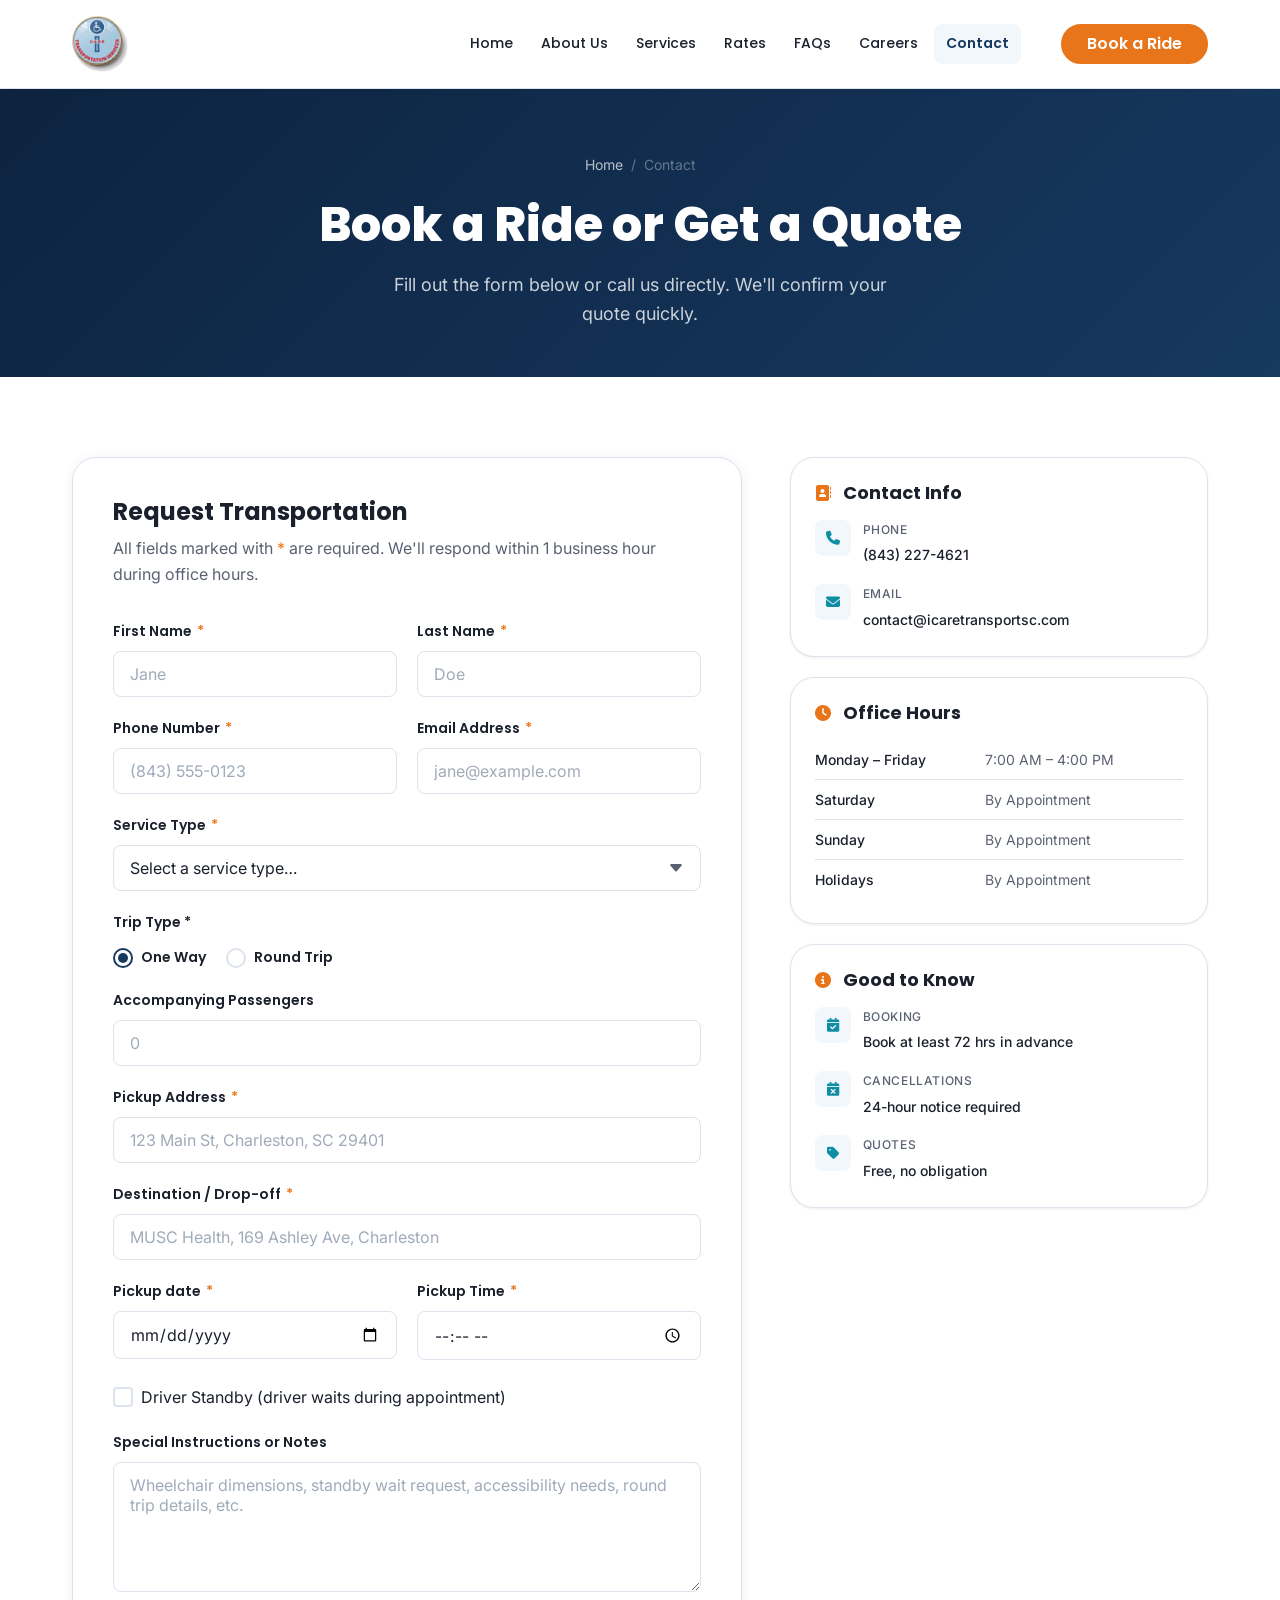
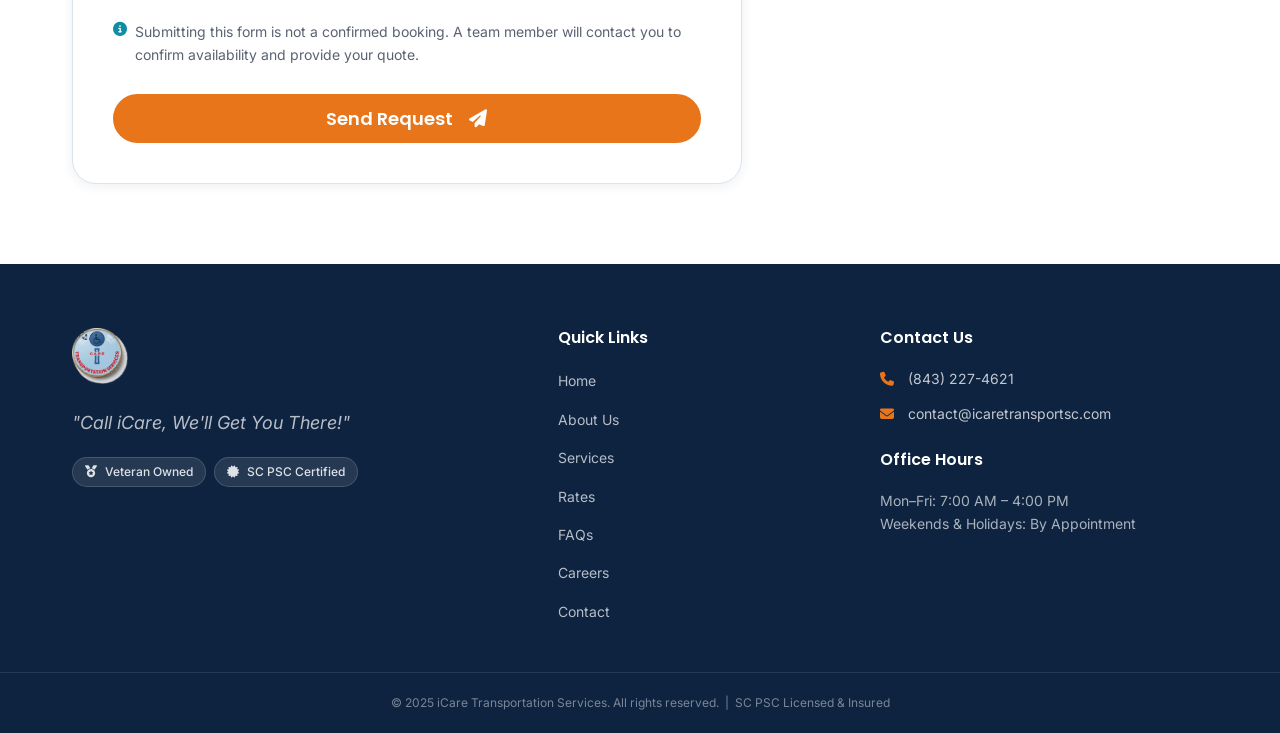
<file: docs/contact.html>
<!DOCTYPE html>
<!-- Today's date: Thursday, 2026-10-08 -->
<html lang="en">
<head>
  <meta charset="UTF-8">
  <meta name="viewport" content="width=device-width, initial-scale=1.0">
  <!-- Primary Meta Tags -->
  <meta name="title" content="Book a Ride or Get a Free Quote | iCare Transportation Services">
  <meta name="description" content="Book non-emergency medical transportation or request a free quote. Call (843) 227-4621 or submit our online ride request form. We respond within 1 business hour.">
  <meta name="robots" content="index, follow, max-image-preview:large, max-snippet:-1, max-video-preview:-1">
  <meta name="author" content="iCare Transportation Services">
  <meta name="theme-color" content="#163960">
  <link rel="canonical" href="https://icaretransportsc.com/contact.html">

  <!-- Icons -->
  <link rel="icon" type="image/x-icon" href="favicon.ico">
  <link rel="icon" type="image/png" sizes="32x32" href="favicon-32x32.png">
  <link rel="icon" type="image/png" sizes="16x16" href="favicon-16x16.png">
  <link rel="apple-touch-icon" sizes="180x180" href="apple-touch-icon.png">
  <link rel="manifest" href="site.webmanifest">
  <meta name="msapplication-TileColor" content="#163960">
  <meta name="msapplication-TileImage" content="favicon-192x192.png">

  <!-- Open Graph / Facebook / LinkedIn -->
  <meta property="og:type" content="website">
  <meta property="og:site_name" content="iCare Transportation Services">
  <meta property="og:url" content="https://icaretransportsc.com/contact.html">
  <meta property="og:title" content="Book a Ride | iCare Transportation Services">
  <meta property="og:description" content="Book a ride or request a free quote. Call (843) 227-4621 — we respond within 1 business hour.">
  <meta property="og:image" content="https://icaretransportsc.com/assets/images/social/og-contact.jpg">
  <meta property="og:image:secure_url" content="https://icaretransportsc.com/assets/images/social/og-contact.jpg">
  <meta property="og:image:type" content="image/jpeg">
  <meta property="og:image:width" content="1200">
  <meta property="og:image:height" content="630">
  <meta property="og:image:alt" content="Book a Ride | iCare Transportation Services">
  <meta property="og:locale" content="en_US">

  <!-- Twitter / X -->
  <meta name="twitter:card" content="summary_large_image">
  <meta name="twitter:url" content="https://icaretransportsc.com/contact.html">
  <meta name="twitter:title" content="Book a Ride | iCare Transportation Services">
  <meta name="twitter:description" content="Book a ride or request a free quote. Call (843) 227-4621 — we respond within 1 business hour.">
  <meta name="twitter:image" content="https://icaretransportsc.com/assets/images/social/og-contact.jpg">
  <meta name="twitter:image:alt" content="Book a Ride | iCare Transportation Services">

  <!-- Geo -->
  <meta name="geo.region" content="US-SC">
  <meta name="geo.placename" content="Beaufort County, South Carolina">
  <meta name="geo.position" content="32.4316;-80.6698">
  <meta name="ICBM" content="32.4316, -80.6698">

  <!-- Preconnect -->
  <link rel="preconnect" href="https://fonts.googleapis.com">
  <link rel="preconnect" href="https://fonts.gstatic.com" crossorigin>
  <link rel="preconnect" href="https://cdnjs.cloudflare.com" crossorigin>

  <title>Book a Ride or Get a Free Quote | iCare Transportation Services</title>

  <link rel="stylesheet" href="https://fonts.googleapis.com/css2?family=Poppins:wght@400;500;600;700;800&family=Inter:wght@400;500;600&display=swap">
  <link rel="stylesheet" href="https://cdnjs.cloudflare.com/ajax/libs/font-awesome/6.5.0/css/all.min.css">
  <link rel="stylesheet" href="css/main.css">
  <link rel="stylesheet" href="css/pages/contact.css">
</head>
<body>

  <header class="site-header" id="site-header">
    <div class="container header-inner">
      <a href="index.html" class="logo" aria-label="iCare Transportation Services Home">
        <img class="logo-img" src="assets/images/icare_logo.png" alt="iCare Transportation Services">
      </a>
      <nav class="main-nav" id="main-nav" aria-label="Primary navigation">
        <ul class="nav-list">
          <li><a href="index.html"    class="nav-link">Home</a></li>
          <li><a href="about.html"    class="nav-link">About Us</a></li>
          <li><a href="services.html" class="nav-link">Services</a></li>
          <li><a href="rates.html"    class="nav-link">Rates</a></li>
          <li><a href="faq.html"      class="nav-link">FAQs</a></li>
          <li><a href="careers.html"  class="nav-link">Careers</a></li>
          <li><a href="contact.html"  class="nav-link active">Contact</a></li>
        </ul>
      </nav>
      <a href="contact.html" class="btn btn-accent header-cta">Book a Ride</a>
      <button class="hamburger" id="hamburger" aria-label="Open navigation menu" aria-expanded="false">
        <span></span><span></span><span></span>
      </button>
    </div>
  </header>

  <main>

    <section class="page-hero">
      <div class="container">
        <nav class="breadcrumb">
          <a href="index.html">Home</a><span>/</span><span aria-current="page">Contact</span>
        </nav>
        <h1>Book a Ride or Get a Quote</h1>
        <p>Fill out the form below or call us directly. We'll confirm your quote quickly.</p>
      </div>
    </section>

    <section class="section">
      <div class="container contact-layout">

        <!-- FORM -->
        <div class="contact-form-wrap">
          <h2>Request Transportation</h2>
          <p>All fields marked with <span style="color:var(--clr-accent)">*</span> are required. We'll respond within 1 business hour during office hours.</p>

          <form class="contact-form" id="contact-form" action="https://api.web3forms.com/submit" method="POST" novalidate>

            <!-- Web3Forms delivery config. The destination inbox (ceo@getauctionsnow.com)
                 is bound to this access key on web3forms.com — replace the value below. -->
            <input type="hidden" name="access_key" value="85da568c-d51b-4613-bb66-0b8dbe4f0053">
            <input type="hidden" name="subject" value="New Ride Request — iCare Transportation Website">
            <input type="hidden" name="from_name" value="iCare Transportation Website">
            <!-- Spam honeypot: hidden from people, bots fill it and get silently rejected -->
            <input type="checkbox" name="botcheck" style="display:none !important" tabindex="-1" autocomplete="off">

            <div class="form-row">
              <div class="form-group">
                <label for="first-name">First Name <span class="required">*</span></label>
                <input type="text" id="first-name" name="first_name" class="form-control" placeholder="Jane" required autocomplete="given-name">
              </div>
              <div class="form-group">
                <label for="last-name">Last Name <span class="required">*</span></label>
                <input type="text" id="last-name" name="last_name" class="form-control" placeholder="Doe" required autocomplete="family-name">
              </div>
            </div>

            <div class="form-row">
              <div class="form-group">
                <label for="phone">Phone Number <span class="required">*</span></label>
                <input type="tel" id="phone" name="phone" class="form-control" placeholder="(843) 555-0123" required autocomplete="tel">
              </div>
              <div class="form-group">
                <label for="email">Email Address <span class="required">*</span></label>
                <input type="email" id="email" name="email" class="form-control" placeholder="jane@example.com" required autocomplete="email">
              </div>
            </div>

            <div class="form-group">
              <label for="service-type">Service Type <span class="required">*</span></label>
              <select id="service-type" name="service_type" class="form-control" required>
                <option value="" disabled selected>Select a service type…</option>
                <option value="ambulatory">Ambulatory Transport</option>
                <option value="wheelchair">Wheelchair Transport</option>
                <option value="facility">Facility / Partnership Inquiry</option>
              </select>
            </div>

            <div class="form-group">
              <fieldset>
                <legend>Trip Type <span class="required">*</span></legend>
                <div class="radio-group">
                  <label class="radio-label">
                    <input type="radio" id="trip-type-oneway" name="trip_type" value="one_way" checked>
                    <span class="radio-custom"></span>
                    <span>One Way</span>
                  </label>
                  <label class="radio-label">
                    <input type="radio" id="trip-type-roundtrip" name="trip_type" value="round_trip">
                    <span class="radio-custom"></span>
                    <span>Round Trip</span>
                  </label>
                </div>
              </fieldset>
            </div>

            <div class="form-group">
              <label for="accompanying-passengers">Accompanying Passengers</label>
              <input type="number" id="accompanying-passengers" name="passengers" class="form-control" placeholder="0" min="0">
            </div>

            <div class="form-group">
              <label for="pickup">Pickup Address <span class="required">*</span></label>
              <input type="text" id="pickup" name="pickup_address" class="form-control" placeholder="123 Main St, Charleston, SC 29401" required autocomplete="off">
              <div id="pickup-suggestions" class="autocomplete-suggestions"></div>
            </div>

            <div class="form-group">
              <label for="destination">Destination / Drop-off <span class="required">*</span></label>
              <input type="text" id="destination" name="destination" class="form-control" placeholder="MUSC Health, 169 Ashley Ave, Charleston" required autocomplete="off">
              <div id="destination-suggestions" class="autocomplete-suggestions"></div>
            </div>

            <div class="form-row">
              <div class="form-group">
                <label for="trip-date">Pickup date <span class="required">*</span></label>
                <input type="date" id="trip-date" name="trip_date" class="form-control" required>
              </div>
              <div class="form-group">
                <label for="pickup-time">Pickup Time <span class="required">*</span></label>
                <input type="time" id="pickup-time" name="pickup_time" class="form-control" required>
              </div>
            </div>

            <div class="form-row" id="return-datetime-row" style="display: none;">
              <div class="form-group">
                <label for="return-date">Return Date <span class="required">*</span></label>
                <input type="date" id="return-date" name="return_date" class="form-control">
              </div>
              <div class="form-group">
                <label for="return-time">Return Time <span class="required">*</span></label>
                <input type="time" id="return-time" name="return_time" class="form-control">
              </div>
            </div>

            <div class="form-group">
              <label class="checkbox-label">
                <input type="checkbox" id="driver-standby" name="driver_standby">
                <span class="checkbox-custom"></span>
                <span>Driver Standby (driver waits during appointment)</span>
              </label>
            </div>

            <div class="form-group">
              <label for="notes">Special Instructions or Notes</label>
              <textarea id="notes" name="notes" class="form-control" placeholder="Wheelchair dimensions, standby wait request, accessibility needs, round trip details, etc."></textarea>
            </div>

            <div class="form-notice">
              <i class="fas fa-info-circle"></i>
              <span>Submitting this form is not a confirmed booking. A team member will contact you to confirm availability and provide your quote.</span>
            </div>

            <button type="submit" class="btn btn-accent btn-lg" style="width:100%; justify-content:center; margin-top: var(--sp-2);">
              Send Request &nbsp;<i class="fas fa-paper-plane"></i>
            </button>
          </form>

          <div class="form-success" id="form-success">
            <i class="fas fa-circle-check"></i>
            <h3>Request Received!</h3>
            <p>Thank you! We'll reach out within 1 business hour to confirm your quote and availability. If it's urgent, please call <a href="tel:8432274621">(843) 227-4621</a> directly.</p>
          </div>
        </div>

        <!-- SIDEBAR -->
        <aside class="contact-sidebar">

          <div class="info-card">
            <h3><i class="fas fa-address-book"></i> Contact Info</h3>
            <div class="info-list">
              <div class="info-item">
                <div class="info-icon"><i class="fas fa-phone"></i></div>
                <div class="info-item-text">
                  <small>Phone</small>
                  <a href="tel:8432274621">(843) 227-4621</a>
                </div>
              </div>
              <div class="info-item">
                <div class="info-icon"><i class="fas fa-envelope"></i></div>
                <div class="info-item-text">
                  <small>Email</small>
                  <a href="mailto:contact@icaretransportsc.com">contact@icaretransportsc.com</a>
                </div>
              </div>
            </div>
          </div>

          <div class="info-card">
            <h3><i class="fas fa-clock"></i> Office Hours</h3>
            <table class="hours-mini">
              <tbody>
                <tr><td>Monday – Friday</td><td>7:00 AM – 4:00 PM</td></tr>
                <tr><td>Saturday</td><td>By Appointment</td></tr>
                <tr><td>Sunday</td><td>By Appointment</td></tr>
                <tr><td>Holidays</td><td>By Appointment</td></tr>
              </tbody>
            </table>
          </div>

          <div class="info-card">
            <h3><i class="fas fa-circle-info"></i> Good to Know</h3>
            <div class="info-list">
              <div class="info-item">
                <div class="info-icon"><i class="fas fa-calendar-check"></i></div>
                <div class="info-item-text">
                  <small>Booking</small>
                  <span>Book at least 72 hrs in advance</span>
                </div>
              </div>
              <div class="info-item">
                <div class="info-icon"><i class="fas fa-calendar-xmark"></i></div>
                <div class="info-item-text">
                  <small>Cancellations</small>
                  <span>24-hour notice required</span>
                </div>
              </div>
              <div class="info-item">
                <div class="info-icon"><i class="fas fa-tag"></i></div>
                <div class="info-item-text">
                  <small>Quotes</small>
                  <span>Free, no obligation</span>
                </div>
              </div>
            </div>
          </div>

        </aside>
      </div>
    </section>

  </main>

  <footer class="site-footer" role="contentinfo">
    <div class="container footer-grid">
      <div class="footer-brand">
        <a href="index.html" class="logo logo--light">
          <img class="logo-img" src="assets/images/icare_logo.png" alt="iCare Transportation Services">
        </a>
        <p class="footer-tagline">"Call iCare, We'll Get You There!"</p>
        <div class="footer-badges">
          <span class="badge"><i class="fas fa-medal"></i> Veteran Owned</span>
          <span class="badge"><i class="fas fa-certificate"></i> SC PSC Certified</span>
        </div>
      </div>
      <div class="footer-links">
        <h4>Quick Links</h4>
        <ul>
          <li><a href="index.html">Home</a></li>
          <li><a href="about.html">About Us</a></li>
          <li><a href="services.html">Services</a></li>
          <li><a href="rates.html">Rates</a></li>
          <li><a href="faq.html">FAQs</a></li>
          <li><a href="careers.html">Careers</a></li>
          <li><a href="contact.html">Contact</a></li>
        </ul>
      </div>
      <div class="footer-contact">
        <h4>Contact Us</h4>
        <ul class="contact-list">
          <li><i class="fas fa-phone"></i><a href="tel:8432274621">(843) 227-4621</a></li>
          <li><i class="fas fa-envelope"></i><a href="mailto:contact@icaretransportsc.com">contact@icaretransportsc.com</a></li>
        </ul>
        <h4 class="mt-6">Office Hours</h4>
        <p>Mon–Fri: 7:00 AM – 4:00 PM<br>Weekends &amp; Holidays: By Appointment</p>
      </div>
    </div>
    <div class="footer-bottom">
      <div class="container">
        <p>&copy; 2025 iCare Transportation Services. All rights reserved. &nbsp;|&nbsp; SC PSC Licensed &amp; Insured</p>
      </div>
    </div>
  </footer>

  <script type="module" src="js/main.js"></script>
  <script type="module" src="js/pages/contact.js"></script>
  <script type="application/ld+json">
  {
    "@context": "https://schema.org",
    "@type": "LocalBusiness",
    "@id": "https://icaretransportsc.com/#business",
    "name": "iCare Transportation Services",
    "description": "Safe, reliable non-emergency medical transportation in South Carolina. Veteran-owned, SC licensed, fully insured.",
    "url": "https://icaretransportsc.com",
    "telephone": "+1-843-227-4621",
    "email": "contact@icaretransportsc.com",
    "image": "https://icaretransportsc.com/assets/images/icare_logo.png",
    "logo": "https://icaretransportsc.com/assets/images/icare_logo.png",
    "priceRange": "$$",
    "address": {
      "@type": "PostalAddress",
      "addressLocality": "Beaufort County",
      "addressRegion": "SC",
      "addressCountry": "US"
    },
    "geo": {
      "@type": "GeoCoordinates",
      "latitude": 32.4316,
      "longitude": -80.6698
    },
    "openingHoursSpecification": [
      {
        "@type": "OpeningHoursSpecification",
        "dayOfWeek": ["Monday", "Tuesday", "Wednesday", "Thursday", "Friday"],
        "opens": "07:00",
        "closes": "16:00"
      }
    ],
    "areaServed": [
      { "@type": "City", "name": "Beaufort" },
      { "@type": "City", "name": "Bluffton" },
      { "@type": "City", "name": "Hilton Head Island" },
      { "@type": "City", "name": "Ridgeland" },
      { "@type": "City", "name": "Hardeeville" },
      { "@type": "City", "name": "Port Royal" },
      { "@type": "City", "name": "Yemassee" }
    ],
    "hasOfferCatalog": {
      "@type": "OfferCatalog",
      "name": "Transportation Services",
      "itemListElement": [
        {
          "@type": "Offer",
          "itemOffered": {
            "@type": "Service",
            "name": "Ambulatory Transport",
            "description": "Safe, comfortable rides for patients who walk independently. Door-to-door service."
          }
        },
        {
          "@type": "Offer",
          "itemOffered": {
            "@type": "Service",
            "name": "Wheelchair Transport",
            "description": "Wheelchair-accessible vehicles with trained drivers for safe boarding and transport."
          }
        },
        {
          "@type": "Offer",
          "itemOffered": {
            "@type": "Service",
            "name": "Facility & Private Pay",
            "description": "Partnerships with assisted living, independent living, and adult day centers."
          }
        }
      ]
    },
    "aggregateRating": {
      "@type": "AggregateRating",
      "ratingValue": "5.0",
      "reviewCount": "1"
    }
  }
  </script>
  <script type="application/ld+json">
  {
    "@context": "https://schema.org",
    "@type": "BreadcrumbList",
    "itemListElement": [
      {
        "@type": "ListItem",
        "position": 1,
        "name": "Home",
        "item": "https://icaretransportsc.com/"
      },
      {
        "@type": "ListItem",
        "position": 2,
        "name": "Contact Us",
        "item": "https://icaretransportsc.com/contact.html"
      }
    ]
  }
  </script>

</body>
</html>
</file>
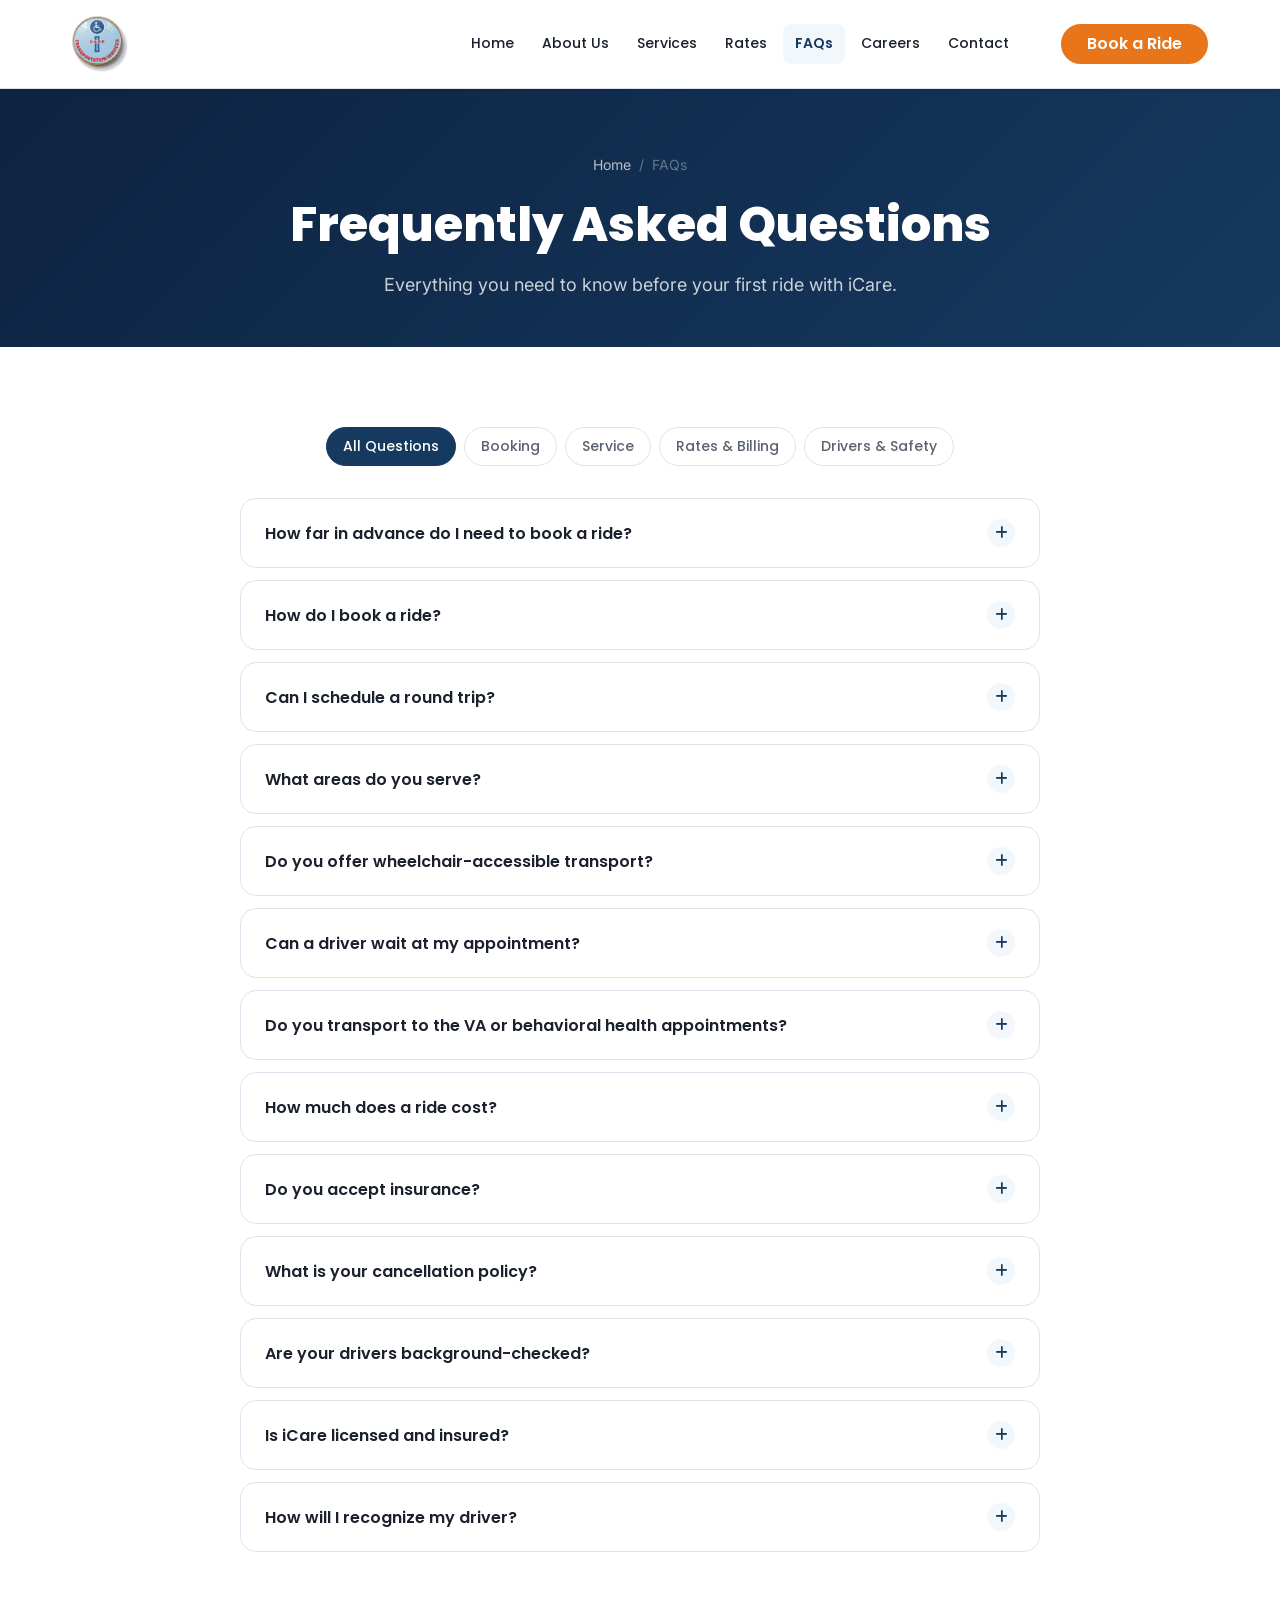
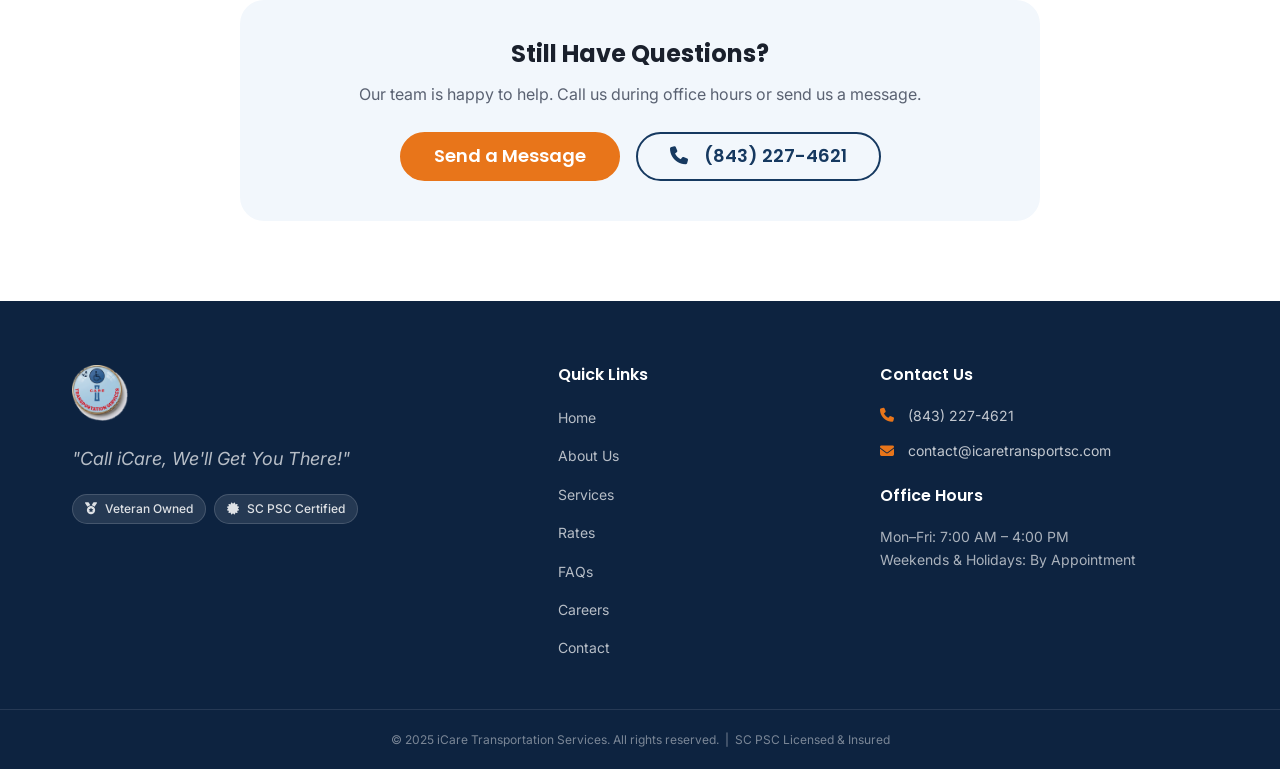
<file: docs/faq.html>
<!DOCTYPE html>
<html lang="en">
<head>
  <meta charset="UTF-8">
  <meta name="viewport" content="width=device-width, initial-scale=1.0">
  <!-- Primary Meta Tags -->
  <meta name="title" content="FAQs | Booking, Rates & Service Area | iCare Transportation Services">
  <meta name="description" content="Answers to common questions about booking, cancellations, rates, insurance, wheelchair transport, and our South Carolina service area.">
  <meta name="robots" content="index, follow, max-image-preview:large, max-snippet:-1, max-video-preview:-1">
  <meta name="author" content="iCare Transportation Services">
  <meta name="theme-color" content="#163960">
  <link rel="canonical" href="https://icaretransportsc.com/faq.html">

  <!-- Icons -->
  <link rel="icon" type="image/x-icon" href="favicon.ico">
  <link rel="icon" type="image/png" sizes="32x32" href="favicon-32x32.png">
  <link rel="icon" type="image/png" sizes="16x16" href="favicon-16x16.png">
  <link rel="apple-touch-icon" sizes="180x180" href="apple-touch-icon.png">
  <link rel="manifest" href="site.webmanifest">
  <meta name="msapplication-TileColor" content="#163960">
  <meta name="msapplication-TileImage" content="favicon-192x192.png">

  <!-- Open Graph / Facebook / LinkedIn -->
  <meta property="og:type" content="website">
  <meta property="og:site_name" content="iCare Transportation Services">
  <meta property="og:url" content="https://icaretransportsc.com/faq.html">
  <meta property="og:title" content="FAQs | iCare Transportation Services">
  <meta property="og:description" content="Answers on booking, cancellations, rates, insurance, and our SC service area.">
  <meta property="og:image" content="https://icaretransportsc.com/assets/images/social/og-faq.jpg">
  <meta property="og:image:secure_url" content="https://icaretransportsc.com/assets/images/social/og-faq.jpg">
  <meta property="og:image:type" content="image/jpeg">
  <meta property="og:image:width" content="1200">
  <meta property="og:image:height" content="630">
  <meta property="og:image:alt" content="FAQs | iCare Transportation Services">
  <meta property="og:locale" content="en_US">

  <!-- Twitter / X -->
  <meta name="twitter:card" content="summary_large_image">
  <meta name="twitter:url" content="https://icaretransportsc.com/faq.html">
  <meta name="twitter:title" content="FAQs | iCare Transportation Services">
  <meta name="twitter:description" content="Answers on booking, cancellations, rates, insurance, and our SC service area.">
  <meta name="twitter:image" content="https://icaretransportsc.com/assets/images/social/og-faq.jpg">
  <meta name="twitter:image:alt" content="FAQs | iCare Transportation Services">

  <!-- Geo -->
  <meta name="geo.region" content="US-SC">
  <meta name="geo.placename" content="Beaufort County, South Carolina">
  <meta name="geo.position" content="32.4316;-80.6698">
  <meta name="ICBM" content="32.4316, -80.6698">

  <!-- Preconnect -->
  <link rel="preconnect" href="https://fonts.googleapis.com">
  <link rel="preconnect" href="https://fonts.gstatic.com" crossorigin>
  <link rel="preconnect" href="https://cdnjs.cloudflare.com" crossorigin>

  <title>FAQs | Booking, Rates & Service Area | iCare Transportation Services</title>

  <link rel="stylesheet" href="https://fonts.googleapis.com/css2?family=Poppins:wght@400;500;600;700;800&family=Inter:wght@400;500;600&display=swap">
  <link rel="stylesheet" href="https://cdnjs.cloudflare.com/ajax/libs/font-awesome/6.5.0/css/all.min.css">
  <link rel="stylesheet" href="css/main.css">
  <link rel="stylesheet" href="css/pages/faq.css">
</head>
<body>

  <header class="site-header" id="site-header">
    <div class="container header-inner">
      <a href="index.html" class="logo" aria-label="iCare Transportation Services Home">
        <img class="logo-img" src="assets/images/icare_logo.png" alt="iCare Transportation Services">
      </a>
      <nav class="main-nav" id="main-nav" aria-label="Primary navigation">
        <ul class="nav-list">
          <li><a href="index.html"    class="nav-link">Home</a></li>
          <li><a href="about.html"    class="nav-link">About Us</a></li>
          <li><a href="services.html" class="nav-link">Services</a></li>
          <li><a href="rates.html"    class="nav-link">Rates</a></li>
          <li><a href="faq.html"      class="nav-link active">FAQs</a></li>
          <li><a href="careers.html"  class="nav-link">Careers</a></li>
          <li><a href="contact.html"  class="nav-link">Contact</a></li>
        </ul>
      </nav>
      <a href="contact.html" class="btn btn-accent header-cta">Book a Ride</a>
      <button class="hamburger" id="hamburger" aria-label="Open navigation menu" aria-expanded="false">
        <span></span><span></span><span></span>
      </button>
    </div>
  </header>

  <main>

    <section class="page-hero">
      <div class="container">
        <nav class="breadcrumb">
          <a href="index.html">Home</a><span>/</span><span aria-current="page">FAQs</span>
        </nav>
        <h1>Frequently Asked Questions</h1>
        <p>Everything you need to know before your first ride with iCare.</p>
      </div>
    </section>

    <section class="section">
      <div class="container">
        <div class="faq-container">

          <!-- Category filter -->
          <div class="faq-categories" role="group" aria-label="Filter FAQ by category">
            <button class="faq-cat-btn active" data-cat="all">All Questions</button>
            <button class="faq-cat-btn" data-cat="booking">Booking</button>
            <button class="faq-cat-btn" data-cat="service">Service</button>
            <button class="faq-cat-btn" data-cat="rates">Rates &amp; Billing</button>
            <button class="faq-cat-btn" data-cat="drivers">Drivers &amp; Safety</button>
          </div>

          <div class="faq-list" role="list">

            <!-- Booking -->
            <div class="faq-item" data-cat="booking" role="listitem">
              <button class="faq-question" aria-expanded="false">
                <h3>How far in advance do I need to book a ride?</h3>
                <span class="faq-icon" aria-hidden="true"><i class="fas fa-plus"></i></span>
              </button>
              <div class="faq-answer" role="region">
                <div class="faq-answer-inner">
                  We ask that you schedule your ride at least <strong>24 hours in advance</strong> to ensure availability. For recurring appointments (such as dialysis), we can set up a standing schedule so you never have to call each time. For same-day or urgent requests, give us a call — we'll do our best to accommodate.
                </div>
              </div>
            </div>

            <div class="faq-item" data-cat="booking" role="listitem">
              <button class="faq-question" aria-expanded="false">
                <h3>How do I book a ride?</h3>
                <span class="faq-icon" aria-hidden="true"><i class="fas fa-plus"></i></span>
              </button>
              <div class="faq-answer" role="region">
                <div class="faq-answer-inner">
                  You can book by calling us at <a href="tel:8432274621">(843) 227-4621</a>, emailing <a href="mailto:contact@icaretransportsc.com">contact@icaretransportsc.com</a>, or using the <a href="contact.html">online request form</a>. Online submissions are not confirmed bookings — a team member will follow up to confirm availability and provide your quote.
                </div>
              </div>
            </div>

            <div class="faq-item" data-cat="booking" role="listitem">
              <button class="faq-question" aria-expanded="false">
                <h3>Can I schedule a round trip?</h3>
                <span class="faq-icon" aria-hidden="true"><i class="fas fa-plus"></i></span>
              </button>
              <div class="faq-answer" role="region">
                <div class="faq-answer-inner">
                  Yes — round trips are our most common request. When booking, let us know your estimated appointment duration. We can either schedule a return pickup at a specific time or have a driver stand by at the appointment location (standby wait fees apply).
                </div>
              </div>
            </div>

            <!-- Service -->
            <div class="faq-item" data-cat="service" role="listitem">
              <button class="faq-question" aria-expanded="false">
                <h3>What areas do you serve?</h3>
                <span class="faq-icon" aria-hidden="true"><i class="fas fa-plus"></i></span>
              </button>
              <div class="faq-answer" role="region">
                <div class="faq-answer-inner">
                  We primarily serve the <strong>South Carolina Lowcountry, including Beaufort County, Jasper County, and Hampton County.</strong> 
                </div>
              </div>
            </div>

            <div class="faq-item" data-cat="service" role="listitem">
              <button class="faq-question" aria-expanded="false">
                <h3>Do you offer wheelchair-accessible transport?</h3>
                <span class="faq-icon" aria-hidden="true"><i class="fas fa-plus"></i></span>
              </button>
              <div class="faq-answer" role="region">
                <div class="faq-answer-inner">
                  Yes. Our fleet includes wheelchair-accessible vehicles equipped with ramps, and our drivers are trained in safe wheelchair boarding, securing, and deboarding. When booking, let us know you'll need wheelchair transport so we can dispatch the right vehicle.
                </div>
              </div>
            </div>

            <div class="faq-item" data-cat="service" role="listitem">
              <button class="faq-question" aria-expanded="false">
                <h3>Can a driver wait at my appointment?</h3>
                <span class="faq-icon" aria-hidden="true"><i class="fas fa-plus"></i></span>
              </button>
              <div class="faq-answer" role="region">
                <div class="faq-answer-inner">
                  Absolutely. iCare offers standby wait service if requested at the time of booking. Wait time is billed in 30-minute increments.
                </div>
              </div>
            </div>

            <div class="faq-item" data-cat="service" role="listitem">
              <button class="faq-question" aria-expanded="false">
                <h3>Do you transport to the VA or behavioral health appointments?</h3>
                <span class="faq-icon" aria-hidden="true"><i class="fas fa-plus"></i></span>
              </button>
              <div class="faq-answer" role="region">
                <div class="faq-answer-inner">
                  Yes. We transport veterans to VA appointments and serve patients with behavioral and mental health needs with the same professionalism and discretion as all our other transports. As a veteran-owned company, serving our fellow veterans is particularly important to us.
                </div>
              </div>
            </div>

            <!-- Rates -->
            <div class="faq-item" data-cat="rates" role="listitem">
              <button class="faq-question" aria-expanded="false">
                <h3>How much does a ride cost?</h3>
                <span class="faq-icon" aria-hidden="true"><i class="fas fa-plus"></i></span>
              </button>
              <div class="faq-answer" role="region">
                <div class="faq-answer-inner">
                  Rates depend on distance, service type, time of day, and any wait time. Because every trip is unique, we provide a <strong>free, no-obligation quote</strong> before your ride is confirmed. Contact us with your trip details and we'll get back to you quickly. Visit our <a href="rates.html">Rates page</a> for more detail on what factors affect your price.
                </div>
              </div>
            </div>

            <div class="faq-item" data-cat="rates" role="listitem">
              <button class="faq-question" aria-expanded="false">
                <h3>Do you accept insurance?</h3>
                <span class="faq-icon" aria-hidden="true"><i class="fas fa-plus"></i></span>
              </button>
              <div class="faq-answer" role="region">
                <div class="faq-answer-inner">
                  iCare is contracted with multiple insurance providers and also offers private pay transportation.
                </div>
              </div>
            </div>

            <div class="faq-item" data-cat="rates" role="listitem">
              <button class="faq-question" aria-expanded="false">
                <h3>What is your cancellation policy?</h3>
                <span class="faq-icon" aria-hidden="true"><i class="fas fa-plus"></i></span>
              </button>
              <div class="faq-answer" role="region">
                <div class="faq-answer-inner">
                  We require <strong>at least 24 hours advance notice</strong> for cancellations. A cancellation fee may apply for cancellations made less than 24 hours before the scheduled pickup. We understand that medical situations change — if you need to cancel due to an emergency, please call us as soon as possible and we'll work with you.
                </div>
              </div>
            </div>

            <!-- Drivers & Safety -->
            <div class="faq-item" data-cat="drivers" role="listitem">
              <button class="faq-question" aria-expanded="false">
                <h3>Are your drivers background-checked?</h3>
                <span class="faq-icon" aria-hidden="true"><i class="fas fa-plus"></i></span>
              </button>
              <div class="faq-answer" role="region">
                <div class="faq-answer-inner">
                  Yes. Every iCare driver passes a thorough background check, drug screening, and is CPR/First Aid/AED certified before transporting any passenger. 
                </div>
              </div>
            </div>

            <div class="faq-item" data-cat="drivers" role="listitem">
              <button class="faq-question" aria-expanded="false">
                <h3>Is iCare licensed and insured?</h3>
                <span class="faq-icon" aria-hidden="true"><i class="fas fa-plus"></i></span>
              </button>
              <div class="faq-answer" role="region">
                <div class="faq-answer-inner">
                  Yes. iCare Transportation Services is certified by the <strong>South Carolina Public Service Commission (PSC)</strong> and certified by the Office of Regulatory Staff. We carry full commercial liability insurance on all vehicles and are in compliance with all SC NEMT regulations.
                </div>
              </div>
            </div>

            <div class="faq-item" data-cat="drivers" role="listitem">
              <button class="faq-question" aria-expanded="false">
                <h3>How will I recognize my driver?</h3>
                <span class="faq-icon" aria-hidden="true"><i class="fas fa-plus"></i></span>
              </button>
              <div class="faq-answer" role="region">
                <div class="faq-answer-inner">
                  All iCare drivers arrive in uniform and in a clearly identified iCare vehicle. If you're ever unsure, don't hesitate to call our office at <a href="tel:8432274621">(843) 227-4621</a> to verify.
                </div>
              </div>
            </div>

          </div>

          <!-- Still have questions CTA -->
          <div class="faq-cta">
            <h3>Still Have Questions?</h3>
            <p>Our team is happy to help. Call us during office hours or send us a message.</p>
            <div class="btn-group">
              <a href="contact.html" class="btn btn-accent btn-lg">Send a Message</a>
              <a href="tel:8432274621" class="btn btn-outline btn-lg"><i class="fas fa-phone"></i>&nbsp; (843) 227-4621</a>
            </div>
          </div>

        </div>
      </div>
    </section>

  </main>

  <footer class="site-footer" role="contentinfo">
    <div class="container footer-grid">
      <div class="footer-brand">
        <a href="index.html" class="logo logo--light">
          <img class="logo-img" src="assets/images/icare_logo.png" alt="iCare Transportation Services">
        </a>
        <p class="footer-tagline">"Call iCare, We'll Get You There!"</p>
        <div class="footer-badges">
          <span class="badge"><i class="fas fa-medal"></i> Veteran Owned</span>
          <span class="badge"><i class="fas fa-certificate"></i> SC PSC Certified</span>
        </div>
      </div>
      <div class="footer-links">
        <h4>Quick Links</h4>
        <ul>
          <li><a href="index.html">Home</a></li>
          <li><a href="about.html">About Us</a></li>
          <li><a href="services.html">Services</a></li>
          <li><a href="rates.html">Rates</a></li>
          <li><a href="faq.html">FAQs</a></li>
          <li><a href="careers.html">Careers</a></li>
          <li><a href="contact.html">Contact</a></li>
        </ul>
      </div>
      <div class="footer-contact">
        <h4>Contact Us</h4>
        <ul class="contact-list">
          <li><i class="fas fa-phone"></i><a href="tel:8432274621">(843) 227-4621</a></li>
          <li><i class="fas fa-envelope"></i><a href="mailto:contact@icaretransportsc.com">contact@icaretransportsc.com</a></li>
        </ul>
        <h4 class="mt-6">Office Hours</h4>
        <p>Mon–Fri: 7:00 AM – 4:00 PM<br>Weekends &amp; Holidays: By Appointment</p>
      </div>
    </div>
    <div class="footer-bottom">
      <div class="container">
        <p>&copy; 2025 iCare Transportation Services. All rights reserved. &nbsp;|&nbsp; SC PSC Licensed &amp; Insured</p>
      </div>
    </div>
  </footer>

  <script type="module" src="js/main.js"></script>
  <script type="module" src="js/pages/contact.js"></script>
  <script type="application/ld+json">
  {
    "@context": "https://schema.org",
    "@type": "LocalBusiness",
    "@id": "https://icaretransportsc.com/#business",
    "name": "iCare Transportation Services",
    "description": "Safe, reliable non-emergency medical transportation in South Carolina. Veteran-owned, SC licensed, fully insured.",
    "url": "https://icaretransportsc.com",
    "telephone": "+1-843-227-4621",
    "email": "contact@icaretransportsc.com",
    "image": "https://icaretransportsc.com/assets/images/icare_logo.png",
    "logo": "https://icaretransportsc.com/assets/images/icare_logo.png",
    "priceRange": "$$",
    "address": {
      "@type": "PostalAddress",
      "addressLocality": "Beaufort County",
      "addressRegion": "SC",
      "addressCountry": "US"
    },
    "geo": {
      "@type": "GeoCoordinates",
      "latitude": 32.4316,
      "longitude": -80.6698
    },
    "openingHoursSpecification": [
      {
        "@type": "OpeningHoursSpecification",
        "dayOfWeek": ["Monday", "Tuesday", "Wednesday", "Thursday", "Friday"],
        "opens": "07:00",
        "closes": "16:00"
      }
    ],
    "areaServed": [
      { "@type": "City", "name": "Beaufort" },
      { "@type": "City", "name": "Bluffton" },
      { "@type": "City", "name": "Hilton Head Island" },
      { "@type": "City", "name": "Ridgeland" },
      { "@type": "City", "name": "Hardeeville" },
      { "@type": "City", "name": "Port Royal" },
      { "@type": "City", "name": "Yemassee" }
    ],
    "hasOfferCatalog": {
      "@type": "OfferCatalog",
      "name": "Transportation Services",
      "itemListElement": [
        {
          "@type": "Offer",
          "itemOffered": {
            "@type": "Service",
            "name": "Ambulatory Transport",
            "description": "Safe, comfortable rides for patients who walk independently. Door-to-door service."
          }
        },
        {
          "@type": "Offer",
          "itemOffered": {
            "@type": "Service",
            "name": "Wheelchair Transport",
            "description": "Wheelchair-accessible vehicles with trained drivers for safe boarding and transport."
          }
        },
        {
          "@type": "Offer",
          "itemOffered": {
            "@type": "Service",
            "name": "Facility & Private Pay",
            "description": "Partnerships with assisted living, independent living, and adult day centers."
          }
        }
      ]
    },
    "aggregateRating": {
      "@type": "AggregateRating",
      "ratingValue": "5.0",
      "reviewCount": "1"
    }
  }
  </script>
  <script type="application/ld+json">
  {
    "@context": "https://schema.org",
    "@type": "FAQPage",
    "mainEntity": [
      {
        "@type": "Question",
        "name": "How far in advance do I need to book a ride?",
        "acceptedAnswer": {
          "@type": "Answer",
          "text": "We ask that you schedule your ride at least 24 hours in advance to ensure availability. For recurring appointments (such as dialysis), we can set up a standing schedule."
        }
      },
      {
        "@type": "Question",
        "name": "How do I book a ride?",
        "acceptedAnswer": {
          "@type": "Answer",
          "text": "You can book by calling (843) 227-4621, emailing contact@icaretransportsc.com, or using the online request form."
        }
      },
      {
        "@type": "Question",
        "name": "What areas do you serve?",
        "acceptedAnswer": {
          "@type": "Answer",
          "text": "We primarily serve the South Carolina Lowcountry, including Beaufort County, Jasper County, and Hampton County."
        }
      },
      {
        "@type": "Question",
        "name": "Do you offer wheelchair-accessible transport?",
        "acceptedAnswer": {
          "@type": "Answer",
          "text": "Yes. Our fleet includes wheelchair-accessible vehicles equipped with ramps, and our drivers are trained in safe wheelchair boarding, securing, and deboarding."
        }
      },
      {
        "@type": "Question",
        "name": "How much does a ride cost?",
        "acceptedAnswer": {
          "@type": "Answer",
          "text": "Rates depend on distance, service type, time of day, and any wait time. We provide a free, no-obligation quote before your ride is confirmed."
        }
      },
      {
        "@type": "Question",
        "name": "Do you accept insurance?",
        "acceptedAnswer": {
          "@type": "Answer",
          "text": "iCare is contracted with multiple insurance providers and also offers private pay transportation."
        }
      },
      {
        "@type": "Question",
        "name": "What is your cancellation policy?",
        "acceptedAnswer": {
          "@type": "Answer",
          "text": "We require at least 24 hours advance notice for cancellations. A cancellation fee may apply for cancellations made less than 24 hours before the scheduled pickup."
        }
      },
      {
        "@type": "Question",
        "name": "Are your drivers background-checked?",
        "acceptedAnswer": {
          "@type": "Answer",
          "text": "Yes. Every iCare driver passes a thorough background check, drug screening, and is CPR/First Aid/AED certified before transporting any passenger."
        }
      }
    ]
  }
  </script>
  <script type="application/ld+json">
  {
    "@context": "https://schema.org",
    "@type": "BreadcrumbList",
    "itemListElement": [
      {
        "@type": "ListItem",
        "position": 1,
        "name": "Home",
        "item": "https://icaretransportsc.com/"
      },
      {
        "@type": "ListItem",
        "position": 2,
        "name": "FAQs",
        "item": "https://icaretransportsc.com/faq.html"
      }
    ]
  }
  </script>

</body>
</html>
</file>
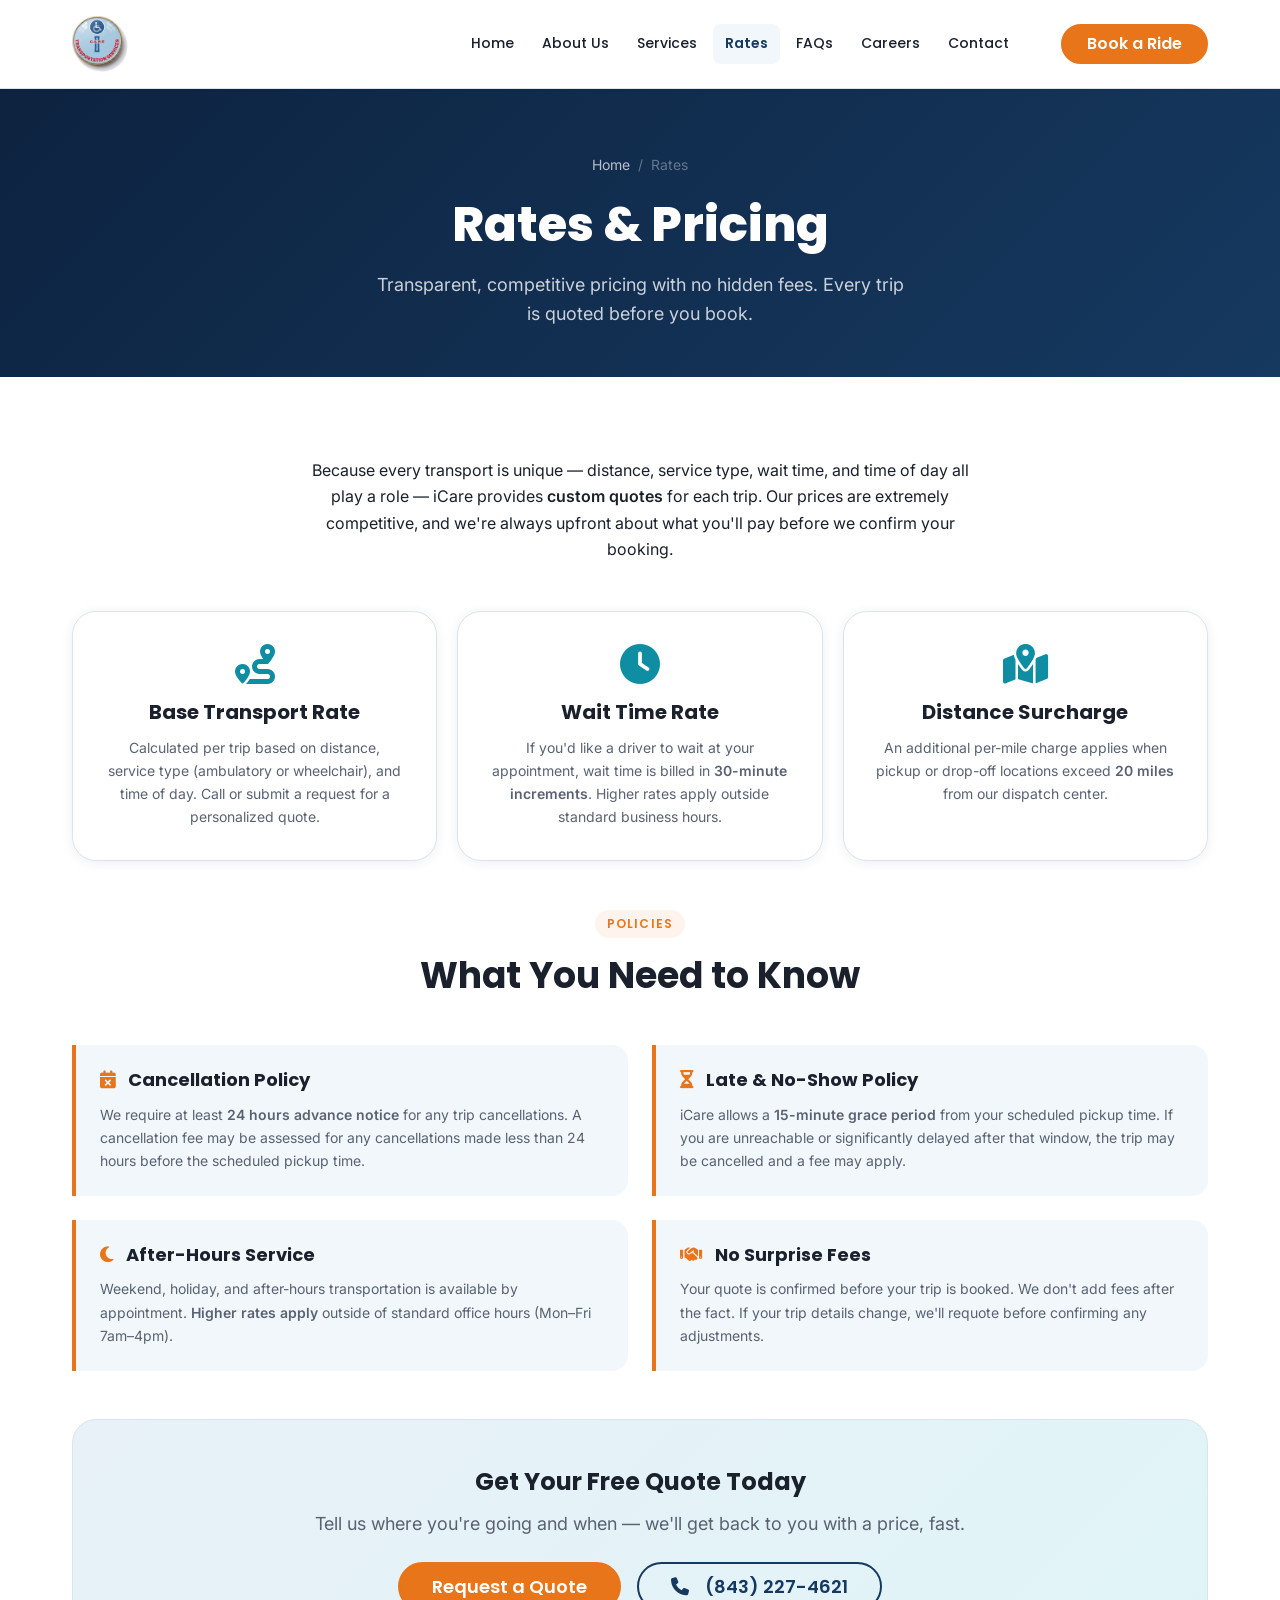
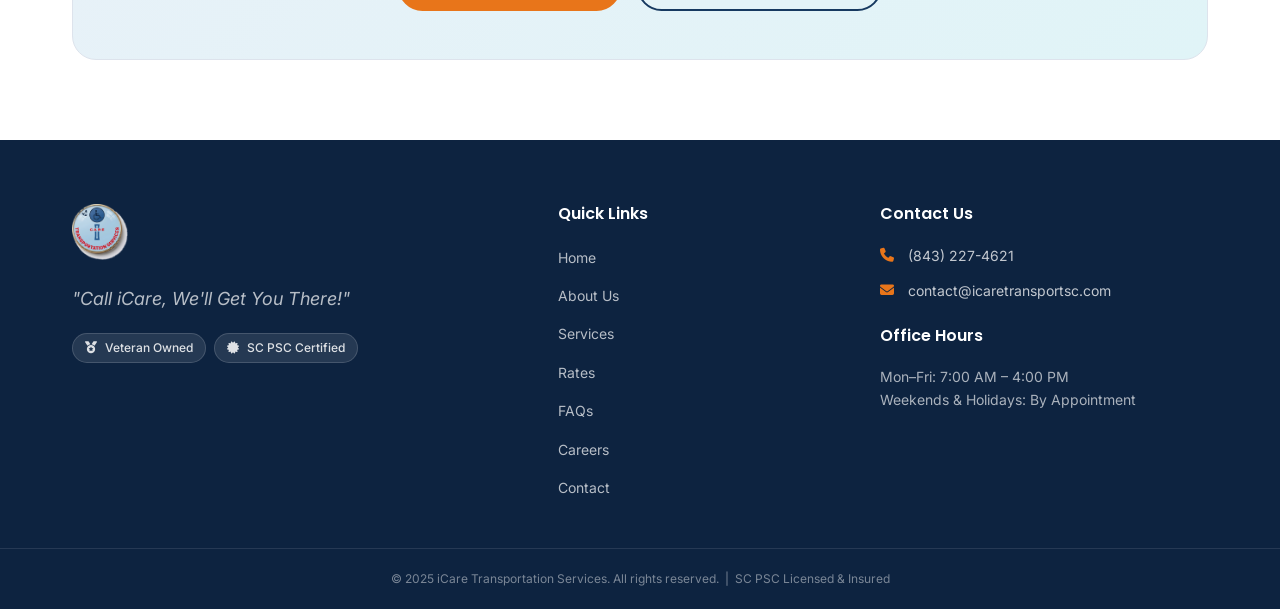
<file: docs/rates.html>
<!DOCTYPE html>
<html lang="en">
<head>
  <meta charset="UTF-8">
  <meta name="viewport" content="width=device-width, initial-scale=1.0">
  <!-- Primary Meta Tags -->
  <meta name="title" content="Rates & Pricing | No Hidden Fees | iCare Transportation Services">
  <meta name="description" content="Transparent, competitive non-emergency medical transportation rates in South Carolina. Free no-obligation quotes, clear cancellation policy, no surprise fees.">
  <meta name="robots" content="index, follow, max-image-preview:large, max-snippet:-1, max-video-preview:-1">
  <meta name="author" content="iCare Transportation Services">
  <meta name="theme-color" content="#163960">
  <link rel="canonical" href="https://icaretransportsc.com/rates.html">

  <!-- Icons -->
  <link rel="icon" type="image/x-icon" href="favicon.ico">
  <link rel="icon" type="image/png" sizes="32x32" href="favicon-32x32.png">
  <link rel="icon" type="image/png" sizes="16x16" href="favicon-16x16.png">
  <link rel="apple-touch-icon" sizes="180x180" href="apple-touch-icon.png">
  <link rel="manifest" href="site.webmanifest">
  <meta name="msapplication-TileColor" content="#163960">
  <meta name="msapplication-TileImage" content="favicon-192x192.png">

  <!-- Open Graph / Facebook / LinkedIn -->
  <meta property="og:type" content="website">
  <meta property="og:site_name" content="iCare Transportation Services">
  <meta property="og:url" content="https://icaretransportsc.com/rates.html">
  <meta property="og:title" content="Rates & Pricing | Transparent NEMT Pricing in SC">
  <meta property="og:description" content="Competitive pricing with no hidden fees. Free, no-obligation quotes before you book.">
  <meta property="og:image" content="https://icaretransportsc.com/assets/images/social/og-rates.jpg">
  <meta property="og:image:secure_url" content="https://icaretransportsc.com/assets/images/social/og-rates.jpg">
  <meta property="og:image:type" content="image/jpeg">
  <meta property="og:image:width" content="1200">
  <meta property="og:image:height" content="630">
  <meta property="og:image:alt" content="Rates & Pricing | Transparent NEMT Pricing in SC">
  <meta property="og:locale" content="en_US">

  <!-- Twitter / X -->
  <meta name="twitter:card" content="summary_large_image">
  <meta name="twitter:url" content="https://icaretransportsc.com/rates.html">
  <meta name="twitter:title" content="Rates & Pricing | Transparent NEMT Pricing in SC">
  <meta name="twitter:description" content="Competitive pricing with no hidden fees. Free, no-obligation quotes before you book.">
  <meta name="twitter:image" content="https://icaretransportsc.com/assets/images/social/og-rates.jpg">
  <meta name="twitter:image:alt" content="Rates & Pricing | Transparent NEMT Pricing in SC">

  <!-- Geo -->
  <meta name="geo.region" content="US-SC">
  <meta name="geo.placename" content="Beaufort County, South Carolina">
  <meta name="geo.position" content="32.4316;-80.6698">
  <meta name="ICBM" content="32.4316, -80.6698">

  <!-- Preconnect -->
  <link rel="preconnect" href="https://fonts.googleapis.com">
  <link rel="preconnect" href="https://fonts.gstatic.com" crossorigin>
  <link rel="preconnect" href="https://cdnjs.cloudflare.com" crossorigin>

  <title>Rates & Pricing | No Hidden Fees | iCare Transportation Services</title>

  <link rel="stylesheet" href="https://fonts.googleapis.com/css2?family=Poppins:wght@400;500;600;700;800&family=Inter:wght@400;500;600&display=swap">
  <link rel="stylesheet" href="https://cdnjs.cloudflare.com/ajax/libs/font-awesome/6.5.0/css/all.min.css">
  <link rel="stylesheet" href="css/main.css">
  <link rel="stylesheet" href="css/pages/rates.css">
</head>
<body>

  <header class="site-header" id="site-header">
    <div class="container header-inner">
      <a href="index.html" class="logo" aria-label="iCare Transportation Services Home">
        <img class="logo-img" src="assets/images/icare_logo.png" alt="iCare Transportation Services">
      </a>
      <nav class="main-nav" id="main-nav" aria-label="Primary navigation">
        <ul class="nav-list">
          <li><a href="index.html"    class="nav-link">Home</a></li>
          <li><a href="about.html"    class="nav-link">About Us</a></li>
          <li><a href="services.html" class="nav-link">Services</a></li>
          <li><a href="rates.html"    class="nav-link active">Rates</a></li>
          <li><a href="faq.html"      class="nav-link">FAQs</a></li>
          <li><a href="careers.html"  class="nav-link">Careers</a></li>
          <li><a href="contact.html"  class="nav-link">Contact</a></li>
        </ul>
      </nav>
      <a href="contact.html" class="btn btn-accent header-cta">Book a Ride</a>
      <button class="hamburger" id="hamburger" aria-label="Open navigation menu" aria-expanded="false">
        <span></span><span></span><span></span>
      </button>
    </div>
  </header>

  <main>

    <section class="page-hero">
      <div class="container">
        <nav class="breadcrumb">
          <a href="index.html">Home</a><span>/</span><span aria-current="page">Rates</span>
        </nav>
        <h1>Rates &amp; Pricing</h1>
        <p>Transparent, competitive pricing with no hidden fees. Every trip is quoted before you book.</p>
      </div>
    </section>

    <section class="section">
      <div class="container">

        <div class="rates-intro">
          <p>Because every transport is unique — distance, service type, wait time, and time of day all play a role — iCare provides <strong>custom quotes</strong> for each trip. Our prices are extremely competitive, and we're always upfront about what you'll pay before we confirm your booking.</p>
        </div>

        <!-- Rate type cards -->
        <div class="rates-grid">
          <div class="rate-card">
            <i class="fas fa-route"></i>
            <h3>Base Transport Rate</h3>
            <p>Calculated per trip based on distance, service type (ambulatory or wheelchair), and time of day. Call or submit a request for a personalized quote.</p>
          </div>
          <div class="rate-card">
            <i class="fas fa-clock"></i>
            <h3>Wait Time Rate</h3>
            <p>If you'd like a driver to wait at your appointment, wait time is billed in <strong>30-minute increments</strong>. Higher rates apply outside standard business hours.</p>
          </div>
          <div class="rate-card">
            <i class="fas fa-map-marked-alt"></i>
            <h3>Distance Surcharge</h3>
            <p>An additional per-mile charge applies when pickup or drop-off locations exceed <strong>20 miles</strong> from our dispatch center.</p>
          </div>
        </div>

        <!-- Policies -->
        <div class="section-header" style="margin-top: var(--sp-12);">
          <span class="section-label">Policies</span>
          <h2>What You Need to Know</h2>
        </div>

        <div class="policy-grid">
          <div class="policy-card">
            <h4><i class="fas fa-calendar-xmark"></i> Cancellation Policy</h4>
            <p>We require at least <strong>24 hours advance notice</strong> for any trip cancellations. A cancellation fee may be assessed for any cancellations made less than 24 hours before the scheduled pickup time.</p>
          </div>
          <div class="policy-card">
            <h4><i class="fas fa-hourglass-half"></i> Late &amp; No-Show Policy</h4>
            <p>iCare allows a <strong>15-minute grace period</strong> from your scheduled pickup time. If you are unreachable or significantly delayed after that window, the trip may be cancelled and a fee may apply.</p>
          </div>
          <div class="policy-card">
            <h4><i class="fas fa-moon"></i> After-Hours Service</h4>
            <p>Weekend, holiday, and after-hours transportation is available by appointment. <strong>Higher rates apply</strong> outside of standard office hours (Mon–Fri 7am–4pm).</p>
          </div>
          <div class="policy-card">
            <h4><i class="fas fa-handshake"></i> No Surprise Fees</h4>
            <p>Your quote is confirmed before your trip is booked. We don't add fees after the fact. If your trip details change, we'll requote before confirming any adjustments.</p>
          </div>
        </div>

        <!-- Quote CTA -->
        <div class="quote-cta">
          <h3>Get Your Free Quote Today</h3>
          <p>Tell us where you're going and when — we'll get back to you with a price, fast.</p>
          <div class="btn-group">
            <a href="contact.html" class="btn btn-accent btn-lg">Request a Quote</a>
            <a href="tel:8432274621" class="btn btn-outline btn-lg"><i class="fas fa-phone"></i>&nbsp; (843) 227-4621</a>
          </div>
        </div>

      </div>
    </section>

  </main>

  <footer class="site-footer" role="contentinfo">
    <div class="container footer-grid">
      <div class="footer-brand">
        <a href="index.html" class="logo logo--light">
          <img class="logo-img" src="assets/images/icare_logo.png" alt="iCare Transportation Services">
        </a>
        <p class="footer-tagline">"Call iCare, We'll Get You There!"</p>
        <div class="footer-badges">
          <span class="badge"><i class="fas fa-medal"></i> Veteran Owned</span>
          <span class="badge"><i class="fas fa-certificate"></i> SC PSC Certified</span>
        </div>
      </div>
      <div class="footer-links">
        <h4>Quick Links</h4>
        <ul>
          <li><a href="index.html">Home</a></li>
          <li><a href="about.html">About Us</a></li>
          <li><a href="services.html">Services</a></li>
          <li><a href="rates.html">Rates</a></li>
          <li><a href="faq.html">FAQs</a></li>
          <li><a href="careers.html">Careers</a></li>
          <li><a href="contact.html">Contact</a></li>
        </ul>
      </div>
      <div class="footer-contact">
        <h4>Contact Us</h4>
        <ul class="contact-list">
          <li><i class="fas fa-phone"></i><a href="tel:8432274621">(843) 227-4621</a></li>
          <li><i class="fas fa-envelope"></i><a href="mailto:contact@icaretransportsc.com">contact@icaretransportsc.com</a></li>
        </ul>
        <h4 class="mt-6">Office Hours</h4>
        <p>Mon–Fri: 7:00 AM – 4:00 PM<br>Weekends &amp; Holidays: By Appointment</p>
      </div>
    </div>
    <div class="footer-bottom">
      <div class="container">
        <p>&copy; 2025 iCare Transportation Services. All rights reserved. &nbsp;|&nbsp; SC PSC Licensed &amp; Insured</p>
      </div>
    </div>
  </footer>

  <script type="module" src="js/main.js"></script>
  <script type="application/ld+json">
  {
    "@context": "https://schema.org",
    "@type": "LocalBusiness",
    "@id": "https://icaretransportsc.com/#business",
    "name": "iCare Transportation Services",
    "description": "Safe, reliable non-emergency medical transportation in South Carolina. Veteran-owned, SC licensed, fully insured.",
    "url": "https://icaretransportsc.com",
    "telephone": "+1-843-227-4621",
    "email": "contact@icaretransportsc.com",
    "image": "https://icaretransportsc.com/assets/images/icare_logo.png",
    "logo": "https://icaretransportsc.com/assets/images/icare_logo.png",
    "priceRange": "$$",
    "address": {
      "@type": "PostalAddress",
      "addressLocality": "Beaufort County",
      "addressRegion": "SC",
      "addressCountry": "US"
    },
    "geo": {
      "@type": "GeoCoordinates",
      "latitude": 32.4316,
      "longitude": -80.6698
    },
    "openingHoursSpecification": [
      {
        "@type": "OpeningHoursSpecification",
        "dayOfWeek": ["Monday", "Tuesday", "Wednesday", "Thursday", "Friday"],
        "opens": "07:00",
        "closes": "16:00"
      }
    ],
    "areaServed": [
      { "@type": "City", "name": "Beaufort" },
      { "@type": "City", "name": "Bluffton" },
      { "@type": "City", "name": "Hilton Head Island" },
      { "@type": "City", "name": "Ridgeland" },
      { "@type": "City", "name": "Hardeeville" },
      { "@type": "City", "name": "Port Royal" },
      { "@type": "City", "name": "Yemassee" }
    ],
    "hasOfferCatalog": {
      "@type": "OfferCatalog",
      "name": "Transportation Services",
      "itemListElement": [
        {
          "@type": "Offer",
          "itemOffered": {
            "@type": "Service",
            "name": "Ambulatory Transport",
            "description": "Safe, comfortable rides for patients who walk independently. Door-to-door service."
          }
        },
        {
          "@type": "Offer",
          "itemOffered": {
            "@type": "Service",
            "name": "Wheelchair Transport",
            "description": "Wheelchair-accessible vehicles with trained drivers for safe boarding and transport."
          }
        },
        {
          "@type": "Offer",
          "itemOffered": {
            "@type": "Service",
            "name": "Facility & Private Pay",
            "description": "Partnerships with assisted living, independent living, and adult day centers."
          }
        }
      ]
    },
    "aggregateRating": {
      "@type": "AggregateRating",
      "ratingValue": "5.0",
      "reviewCount": "1"
    }
  }
  </script>
  <script type="application/ld+json">
  {
    "@context": "https://schema.org",
    "@type": "BreadcrumbList",
    "itemListElement": [
      {
        "@type": "ListItem",
        "position": 1,
        "name": "Home",
        "item": "https://icaretransportsc.com/"
      },
      {
        "@type": "ListItem",
        "position": 2,
        "name": "Rates & Pricing",
        "item": "https://icaretransportsc.com/rates.html"
      }
    ]
  }
  </script>

</body>
</html>
</file>
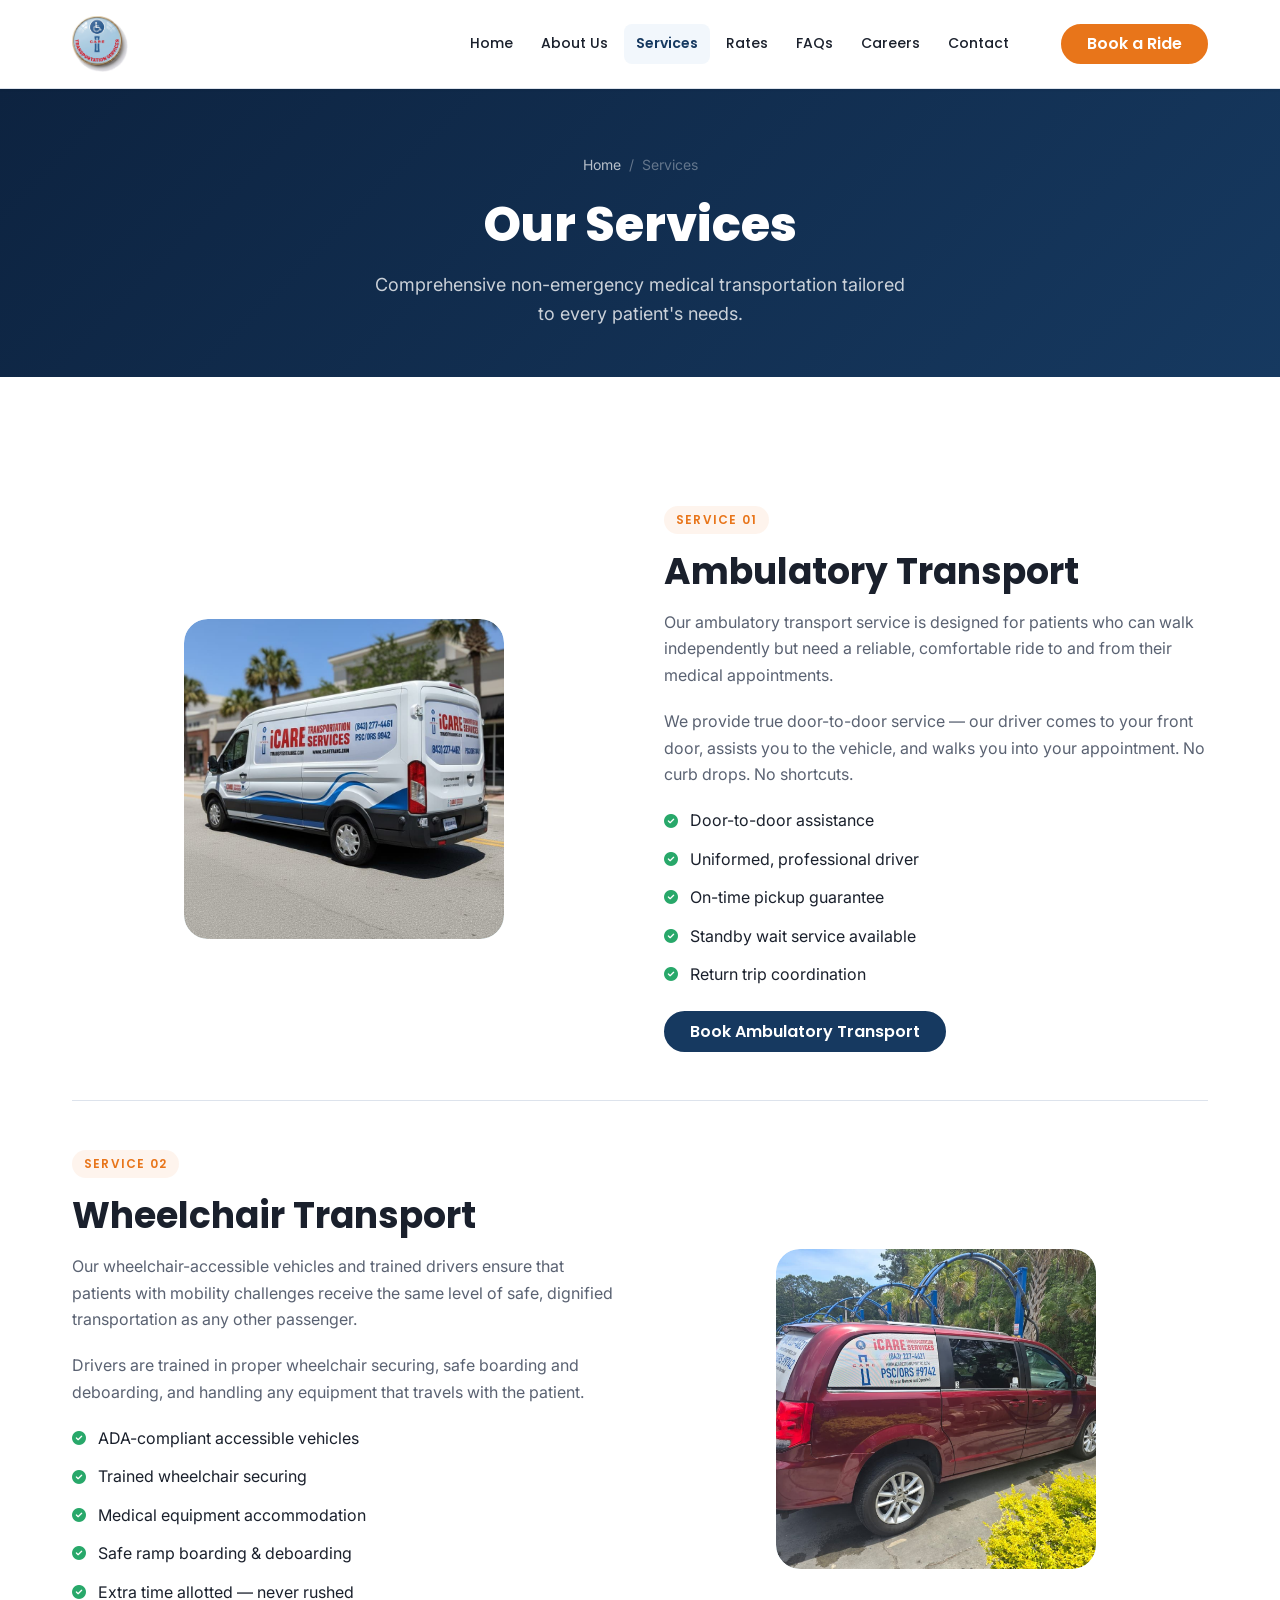
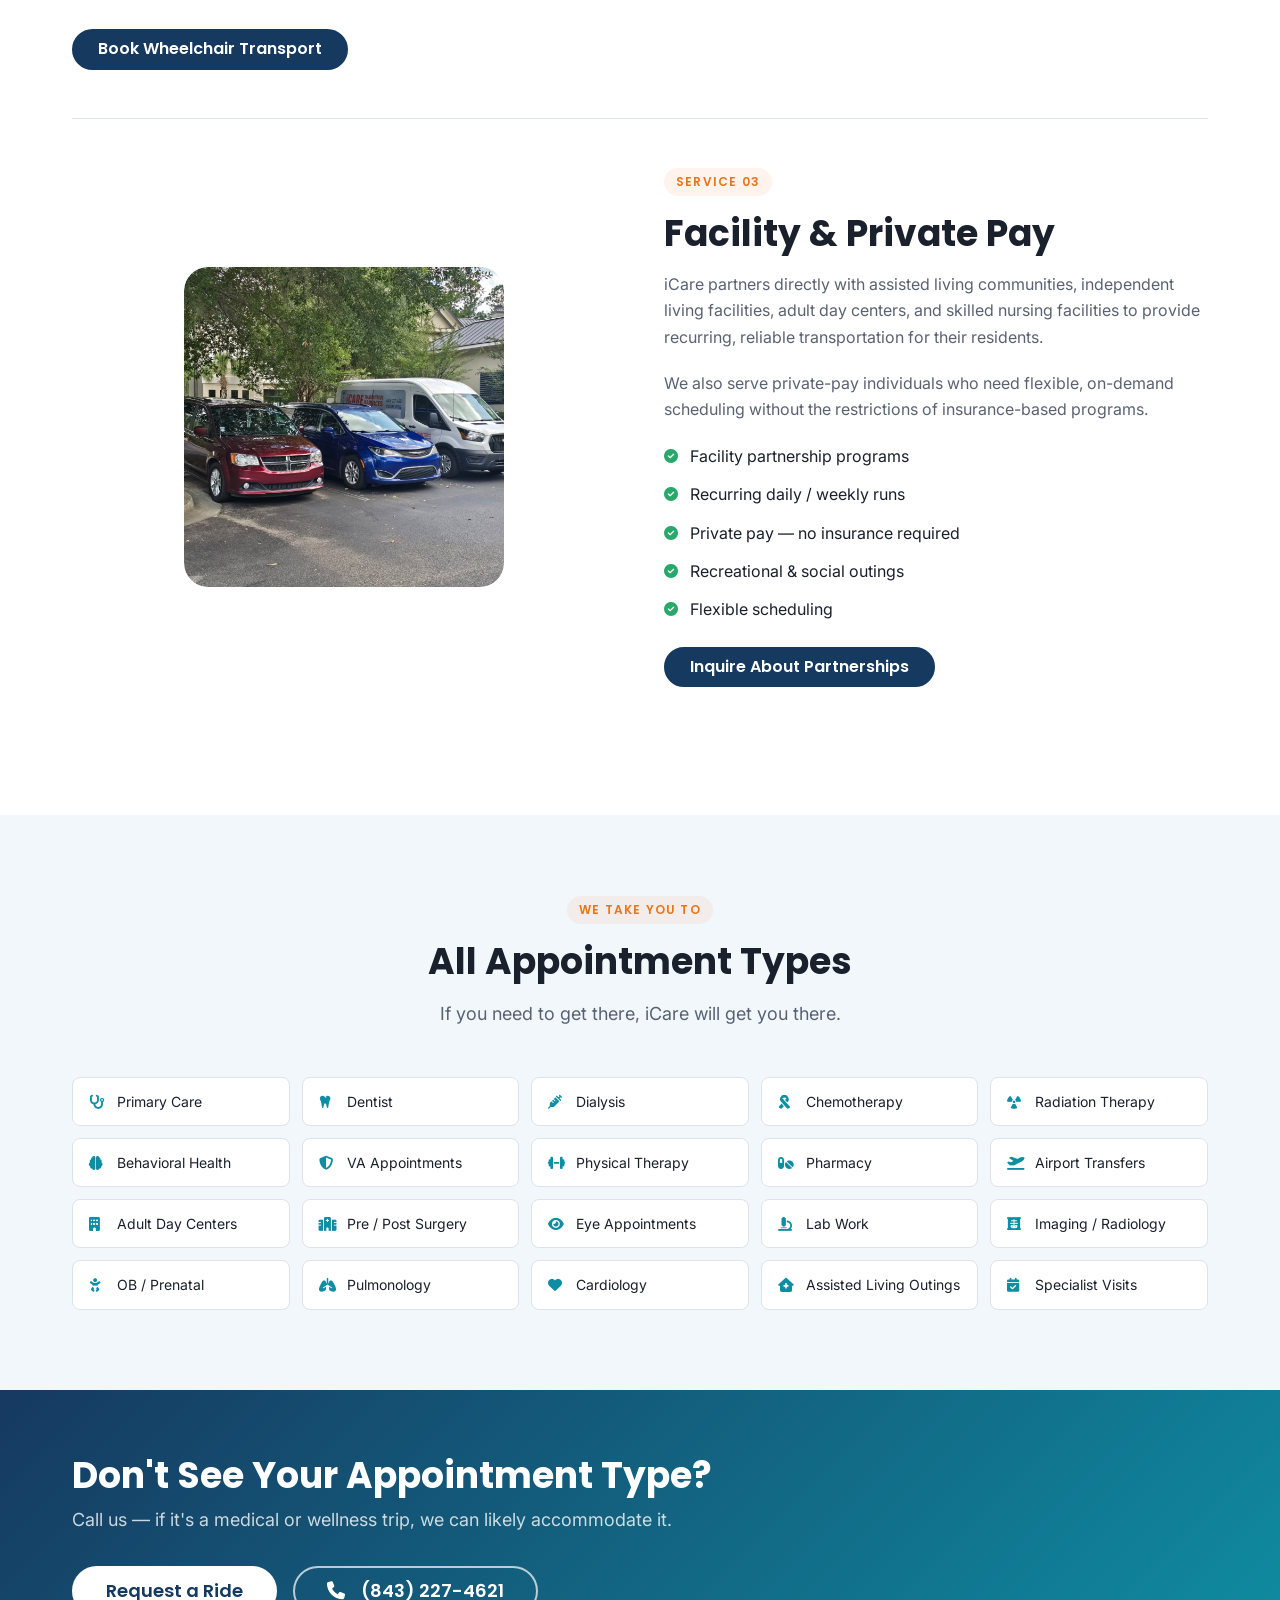
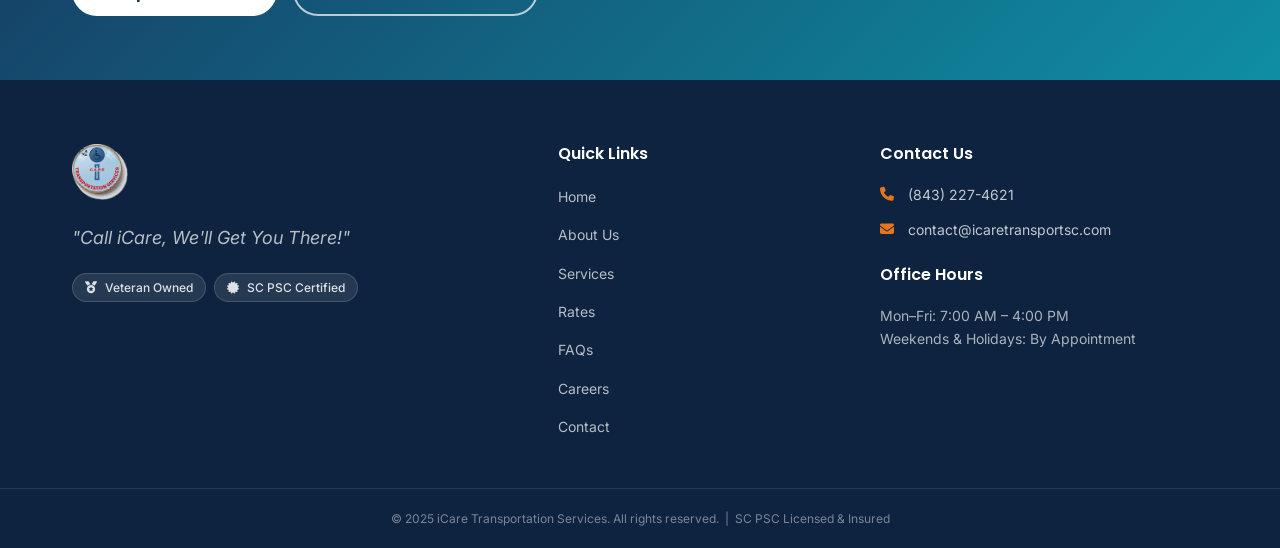
<file: docs/services.html>
<!DOCTYPE html>
<html lang="en">
<head>
  <meta charset="UTF-8">
  <meta name="viewport" content="width=device-width, initial-scale=1.0">
  <!-- Primary Meta Tags -->
  <meta name="title" content="Ambulatory & Wheelchair Transport Services | iCare Transportation SC">
  <meta name="description" content="Ambulatory transport, wheelchair-accessible transport, and facility partnerships for 20+ appointment types across the SC Lowcountry. Trained drivers, accessible vehicles.">
  <meta name="robots" content="index, follow, max-image-preview:large, max-snippet:-1, max-video-preview:-1">
  <meta name="author" content="iCare Transportation Services">
  <meta name="theme-color" content="#163960">
  <link rel="canonical" href="https://icaretransportsc.com/services.html">

  <!-- Icons -->
  <link rel="icon" type="image/x-icon" href="favicon.ico">
  <link rel="icon" type="image/png" sizes="32x32" href="favicon-32x32.png">
  <link rel="icon" type="image/png" sizes="16x16" href="favicon-16x16.png">
  <link rel="apple-touch-icon" sizes="180x180" href="apple-touch-icon.png">
  <link rel="manifest" href="site.webmanifest">
  <meta name="msapplication-TileColor" content="#163960">
  <meta name="msapplication-TileImage" content="favicon-192x192.png">

  <!-- Open Graph / Facebook / LinkedIn -->
  <meta property="og:type" content="website">
  <meta property="og:site_name" content="iCare Transportation Services">
  <meta property="og:url" content="https://icaretransportsc.com/services.html">
  <meta property="og:title" content="Our Services | Ambulatory & Wheelchair Transport in SC">
  <meta property="og:description" content="Ambulatory, wheelchair, and facility transport for 20+ appointment types across South Carolina.">
  <meta property="og:image" content="https://icaretransportsc.com/assets/images/social/og-services.jpg">
  <meta property="og:image:secure_url" content="https://icaretransportsc.com/assets/images/social/og-services.jpg">
  <meta property="og:image:type" content="image/jpeg">
  <meta property="og:image:width" content="1200">
  <meta property="og:image:height" content="630">
  <meta property="og:image:alt" content="Our Services | Ambulatory & Wheelchair Transport in SC">
  <meta property="og:locale" content="en_US">

  <!-- Twitter / X -->
  <meta name="twitter:card" content="summary_large_image">
  <meta name="twitter:url" content="https://icaretransportsc.com/services.html">
  <meta name="twitter:title" content="Our Services | Ambulatory & Wheelchair Transport in SC">
  <meta name="twitter:description" content="Ambulatory, wheelchair, and facility transport for 20+ appointment types across South Carolina.">
  <meta name="twitter:image" content="https://icaretransportsc.com/assets/images/social/og-services.jpg">
  <meta name="twitter:image:alt" content="Our Services | Ambulatory & Wheelchair Transport in SC">

  <!-- Geo -->
  <meta name="geo.region" content="US-SC">
  <meta name="geo.placename" content="Beaufort County, South Carolina">
  <meta name="geo.position" content="32.4316;-80.6698">
  <meta name="ICBM" content="32.4316, -80.6698">

  <!-- Preconnect -->
  <link rel="preconnect" href="https://fonts.googleapis.com">
  <link rel="preconnect" href="https://fonts.gstatic.com" crossorigin>
  <link rel="preconnect" href="https://cdnjs.cloudflare.com" crossorigin>

  <title>Ambulatory & Wheelchair Transport Services | iCare Transportation SC</title>

  <link rel="stylesheet" href="https://fonts.googleapis.com/css2?family=Poppins:wght@400;500;600;700;800&family=Inter:wght@400;500;600&display=swap">
  <link rel="stylesheet" href="https://cdnjs.cloudflare.com/ajax/libs/font-awesome/6.5.0/css/all.min.css">
  <link rel="stylesheet" href="css/main.css">
  <link rel="stylesheet" href="css/pages/services.css">
</head>
<body>

  <header class="site-header" id="site-header">
    <div class="container header-inner">
      <a href="index.html" class="logo" aria-label="iCare Transportation Services Home">
        <img class="logo-img" src="assets/images/icare_logo.png" alt="iCare Transportation Services">
      </a>
      <nav class="main-nav" id="main-nav" aria-label="Primary navigation">
        <ul class="nav-list">
          <li><a href="index.html"    class="nav-link">Home</a></li>
          <li><a href="about.html"    class="nav-link">About Us</a></li>
          <li><a href="services.html" class="nav-link active">Services</a></li>
          <li><a href="rates.html"    class="nav-link">Rates</a></li>
          <li><a href="faq.html"      class="nav-link">FAQs</a></li>
          <li><a href="careers.html"  class="nav-link">Careers</a></li>
          <li><a href="contact.html"  class="nav-link">Contact</a></li>
        </ul>
      </nav>
      <a href="contact.html" class="btn btn-accent header-cta">Book a Ride</a>
      <button class="hamburger" id="hamburger" aria-label="Open navigation menu" aria-expanded="false">
        <span></span><span></span><span></span>
      </button>
    </div>
  </header>

  <main>

    <section class="page-hero">
      <div class="container">
        <nav class="breadcrumb">
          <a href="index.html">Home</a><span>/</span><span aria-current="page">Services</span>
        </nav>
        <h1>Our Services</h1>
        <p>Comprehensive non-emergency medical transportation tailored to every patient's needs.</p>
      </div>
    </section>

    <!-- SERVICE DETAILS -->
    <section class="section">
      <div class="container">

        <div class="service-detail">
          <div class="service-icon-wrap"><img src="assets/images/vehicles/van-1.jpg" alt="iCare Transportation van used for ambulatory transport"></div>
          <div class="service-text">
            <span class="section-label">Service 01</span>
            <h2>Ambulatory Transport</h2>
            <p>Our ambulatory transport service is designed for patients who can walk independently but need a reliable, comfortable ride to and from their medical appointments.</p>
            <p>We provide true door-to-door service — our driver comes to your front door, assists you to the vehicle, and walks you into your appointment. No curb drops. No shortcuts.</p>
            <ul class="service-list">
              <li><i class="fas fa-check-circle"></i> Door-to-door assistance</li>
              <li><i class="fas fa-check-circle"></i> Uniformed, professional driver</li>
              <li><i class="fas fa-check-circle"></i> On-time pickup guarantee</li>
              <li><i class="fas fa-check-circle"></i> Standby wait service available</li>
              <li><i class="fas fa-check-circle"></i> Return trip coordination</li>
            </ul>
            <a href="contact.html" class="btn btn-primary">Book Ambulatory Transport</a>
          </div>
        </div>

        <div class="service-detail reverse">
          <div class="service-icon-wrap"><img src="assets/images/vehicles/van-2.jpg" alt="iCare Transportation wheelchair-accessible van"></div>
          <div class="service-text">
            <span class="section-label">Service 02</span>
            <h2>Wheelchair Transport</h2>
            <p>Our wheelchair-accessible vehicles and trained drivers ensure that patients with mobility challenges receive the same level of safe, dignified transportation as any other passenger.</p>
            <p>Drivers are trained in proper wheelchair securing, safe boarding and deboarding, and handling any equipment that travels with the patient.</p>
            <ul class="service-list">
              <li><i class="fas fa-check-circle"></i> ADA-compliant accessible vehicles</li>
              <li><i class="fas fa-check-circle"></i> Trained wheelchair securing</li>
              <li><i class="fas fa-check-circle"></i> Medical equipment accommodation</li>
              <li><i class="fas fa-check-circle"></i> Safe ramp boarding &amp; deboarding</li>
              <li><i class="fas fa-check-circle"></i> Extra time allotted — never rushed</li>
            </ul>
            <a href="contact.html" class="btn btn-primary">Book Wheelchair Transport</a>
          </div>
        </div>

        <div class="service-detail">
          <div class="service-icon-wrap"><img src="assets/images/vehicles/van-3.jpg" alt="iCare Transportation van for facility and private pay clients"></div>
          <div class="service-text">
            <span class="section-label">Service 03</span>
            <h2>Facility &amp; Private Pay</h2>
            <p>iCare partners directly with assisted living communities, independent living facilities, adult day centers, and skilled nursing facilities to provide recurring, reliable transportation for their residents.</p>
            <p>We also serve private-pay individuals who need flexible, on-demand scheduling without the restrictions of insurance-based programs.</p>
            <ul class="service-list">
              <li><i class="fas fa-check-circle"></i> Facility partnership programs</li>
              <li><i class="fas fa-check-circle"></i> Recurring daily / weekly runs</li>
              <li><i class="fas fa-check-circle"></i> Private pay — no insurance required</li>
              <li><i class="fas fa-check-circle"></i> Recreational &amp; social outings</li>
              <li><i class="fas fa-check-circle"></i> Flexible scheduling</li>
            </ul>
            <a href="contact.html" class="btn btn-primary">Inquire About Partnerships</a>
          </div>
        </div>

      </div>
    </section>

    <!-- APPOINTMENT TYPES -->
    <section class="section bg-light">
      <div class="container">
        <div class="section-header">
          <span class="section-label">We Take You To</span>
          <h2>All Appointment Types</h2>
          <p>If you need to get there, iCare will get you there.</p>
        </div>
        <div class="appt-matrix">
          <div class="appt-item"><i class="fas fa-stethoscope"></i> Primary Care</div>
          <div class="appt-item"><i class="fas fa-tooth"></i> Dentist</div>
          <div class="appt-item"><i class="fas fa-syringe"></i> Dialysis</div>
          <div class="appt-item"><i class="fas fa-ribbon"></i> Chemotherapy</div>
          <div class="appt-item"><i class="fas fa-radiation"></i> Radiation Therapy</div>
          <div class="appt-item"><i class="fas fa-brain"></i> Behavioral Health</div>
          <div class="appt-item"><i class="fas fa-shield-halved"></i> VA Appointments</div>
          <div class="appt-item"><i class="fas fa-dumbbell"></i> Physical Therapy</div>
          <div class="appt-item"><i class="fas fa-pills"></i> Pharmacy</div>
          <div class="appt-item"><i class="fas fa-plane-departure"></i> Airport Transfers</div>
          <div class="appt-item"><i class="fas fa-building"></i> Adult Day Centers</div>
          <div class="appt-item"><i class="fas fa-hospital"></i> Pre / Post Surgery</div>
          <div class="appt-item"><i class="fas fa-eye"></i> Eye Appointments</div>
          <div class="appt-item"><i class="fas fa-microscope"></i> Lab Work</div>
          <div class="appt-item"><i class="fas fa-x-ray"></i> Imaging / Radiology</div>
          <div class="appt-item"><i class="fas fa-baby"></i> OB / Prenatal</div>
          <div class="appt-item"><i class="fas fa-lungs"></i> Pulmonology</div>
          <div class="appt-item"><i class="fas fa-heart"></i> Cardiology</div>
          <div class="appt-item"><i class="fas fa-house-medical"></i> Assisted Living Outings</div>
          <div class="appt-item"><i class="fas fa-calendar-check"></i> Specialist Visits</div>
        </div>
      </div>
    </section>

    <section class="cta-banner">
      <div class="container cta-inner">
        <div class="cta-text">
          <h2>Don't See Your Appointment Type?</h2>
          <p>Call us — if it's a medical or wellness trip, we can likely accommodate it.</p>
        </div>
        <div class="cta-actions">
          <a href="contact.html" class="btn btn-white btn-lg">Request a Ride</a>
          <a href="tel:8432274621" class="btn btn-outline-white btn-lg"><i class="fas fa-phone"></i>&nbsp; (843) 227-4621</a>
        </div>
      </div>
    </section>

  </main>

  <footer class="site-footer" role="contentinfo">
    <div class="container footer-grid">
      <div class="footer-brand">
        <a href="index.html" class="logo logo--light">
          <img class="logo-img" src="assets/images/icare_logo.png" alt="iCare Transportation Services">
        </a>
        <p class="footer-tagline">"Call iCare, We'll Get You There!"</p>
        <div class="footer-badges">
          <span class="badge"><i class="fas fa-medal"></i> Veteran Owned</span>
          <span class="badge"><i class="fas fa-certificate"></i> SC PSC Certified</span>
        </div>
      </div>
      <div class="footer-links">
        <h4>Quick Links</h4>
        <ul>
          <li><a href="index.html">Home</a></li>
          <li><a href="about.html">About Us</a></li>
          <li><a href="services.html">Services</a></li>
          <li><a href="rates.html">Rates</a></li>
          <li><a href="faq.html">FAQs</a></li>
          <li><a href="careers.html">Careers</a></li>
          <li><a href="contact.html">Contact</a></li>
        </ul>
      </div>
      <div class="footer-contact">
        <h4>Contact Us</h4>
        <ul class="contact-list">
          <li><i class="fas fa-phone"></i><a href="tel:8432274621">(843) 227-4621</a></li>
          <li><i class="fas fa-envelope"></i><a href="mailto:contact@icaretransportsc.com">contact@icaretransportsc.com</a></li>
        </ul>
        <h4 class="mt-6">Office Hours</h4>
        <p>Mon–Fri: 7:00 AM – 4:00 PM<br>Weekends &amp; Holidays: By Appointment</p>
      </div>
    </div>
    <div class="footer-bottom">
      <div class="container">
        <p>&copy; 2025 iCare Transportation Services. All rights reserved. &nbsp;|&nbsp; SC PSC Licensed &amp; Insured</p>
      </div>
    </div>
  </footer>

  <script type="module" src="js/main.js"></script>
  <script type="application/ld+json">
  {
    "@context": "https://schema.org",
    "@type": "LocalBusiness",
    "@id": "https://icaretransportsc.com/#business",
    "name": "iCare Transportation Services",
    "description": "Safe, reliable non-emergency medical transportation in South Carolina. Veteran-owned, SC licensed, fully insured.",
    "url": "https://icaretransportsc.com",
    "telephone": "+1-843-227-4621",
    "email": "contact@icaretransportsc.com",
    "image": "https://icaretransportsc.com/assets/images/icare_logo.png",
    "logo": "https://icaretransportsc.com/assets/images/icare_logo.png",
    "priceRange": "$$",
    "address": {
      "@type": "PostalAddress",
      "addressLocality": "Beaufort County",
      "addressRegion": "SC",
      "addressCountry": "US"
    },
    "geo": {
      "@type": "GeoCoordinates",
      "latitude": 32.4316,
      "longitude": -80.6698
    },
    "openingHoursSpecification": [
      {
        "@type": "OpeningHoursSpecification",
        "dayOfWeek": ["Monday", "Tuesday", "Wednesday", "Thursday", "Friday"],
        "opens": "07:00",
        "closes": "16:00"
      }
    ],
    "areaServed": [
      { "@type": "City", "name": "Beaufort" },
      { "@type": "City", "name": "Bluffton" },
      { "@type": "City", "name": "Hilton Head Island" },
      { "@type": "City", "name": "Ridgeland" },
      { "@type": "City", "name": "Hardeeville" },
      { "@type": "City", "name": "Port Royal" },
      { "@type": "City", "name": "Yemassee" }
    ],
    "hasOfferCatalog": {
      "@type": "OfferCatalog",
      "name": "Transportation Services",
      "itemListElement": [
        {
          "@type": "Offer",
          "itemOffered": {
            "@type": "Service",
            "name": "Ambulatory Transport",
            "description": "Safe, comfortable rides for patients who walk independently. Door-to-door service."
          }
        },
        {
          "@type": "Offer",
          "itemOffered": {
            "@type": "Service",
            "name": "Wheelchair Transport",
            "description": "Wheelchair-accessible vehicles with trained drivers for safe boarding and transport."
          }
        },
        {
          "@type": "Offer",
          "itemOffered": {
            "@type": "Service",
            "name": "Facility & Private Pay",
            "description": "Partnerships with assisted living, independent living, and adult day centers."
          }
        }
      ]
    },
    "aggregateRating": {
      "@type": "AggregateRating",
      "ratingValue": "5.0",
      "reviewCount": "1"
    }
  }
  </script>
  <script type="application/ld+json">
  {
    "@context": "https://schema.org",
    "@type": "BreadcrumbList",
    "itemListElement": [
      {
        "@type": "ListItem",
        "position": 1,
        "name": "Home",
        "item": "https://icaretransportsc.com/"
      },
      {
        "@type": "ListItem",
        "position": 2,
        "name": "Our Services",
        "item": "https://icaretransportsc.com/services.html"
      }
    ]
  }
  </script>

</body>
</html>
</file>
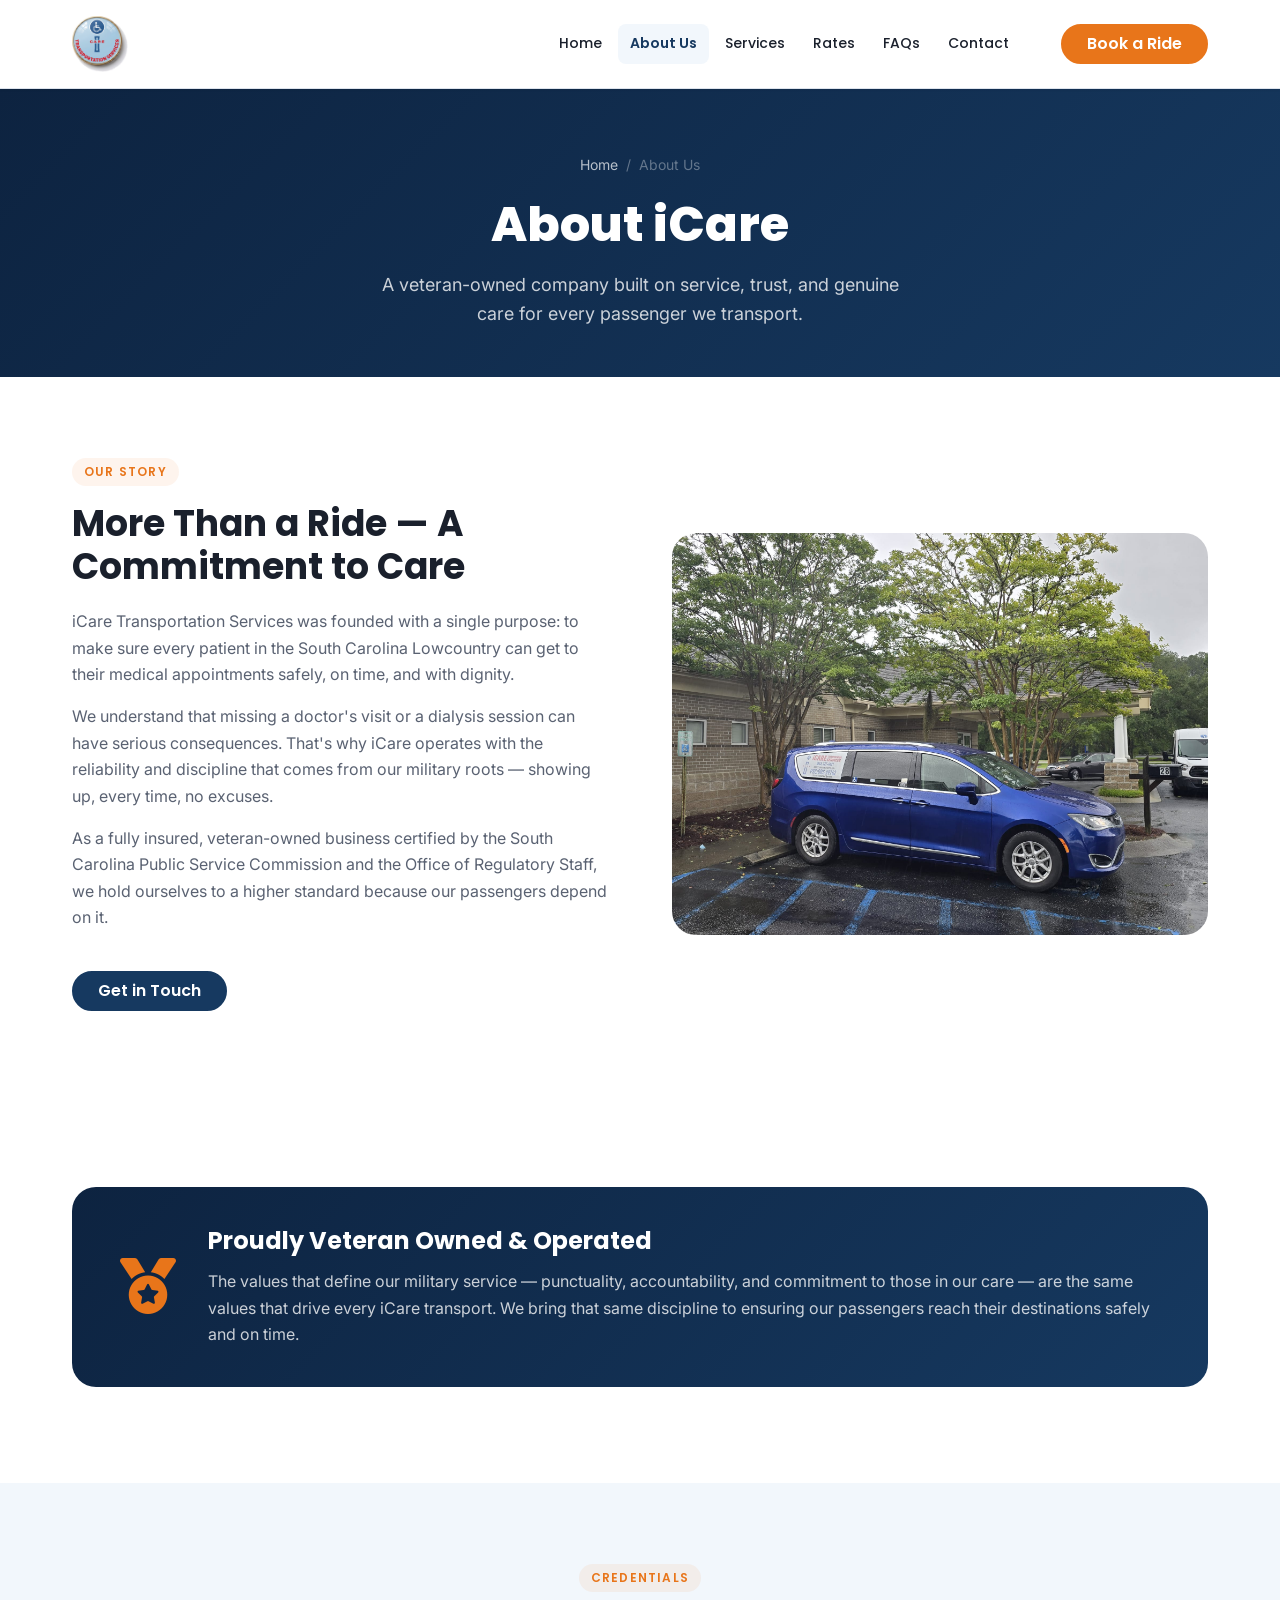
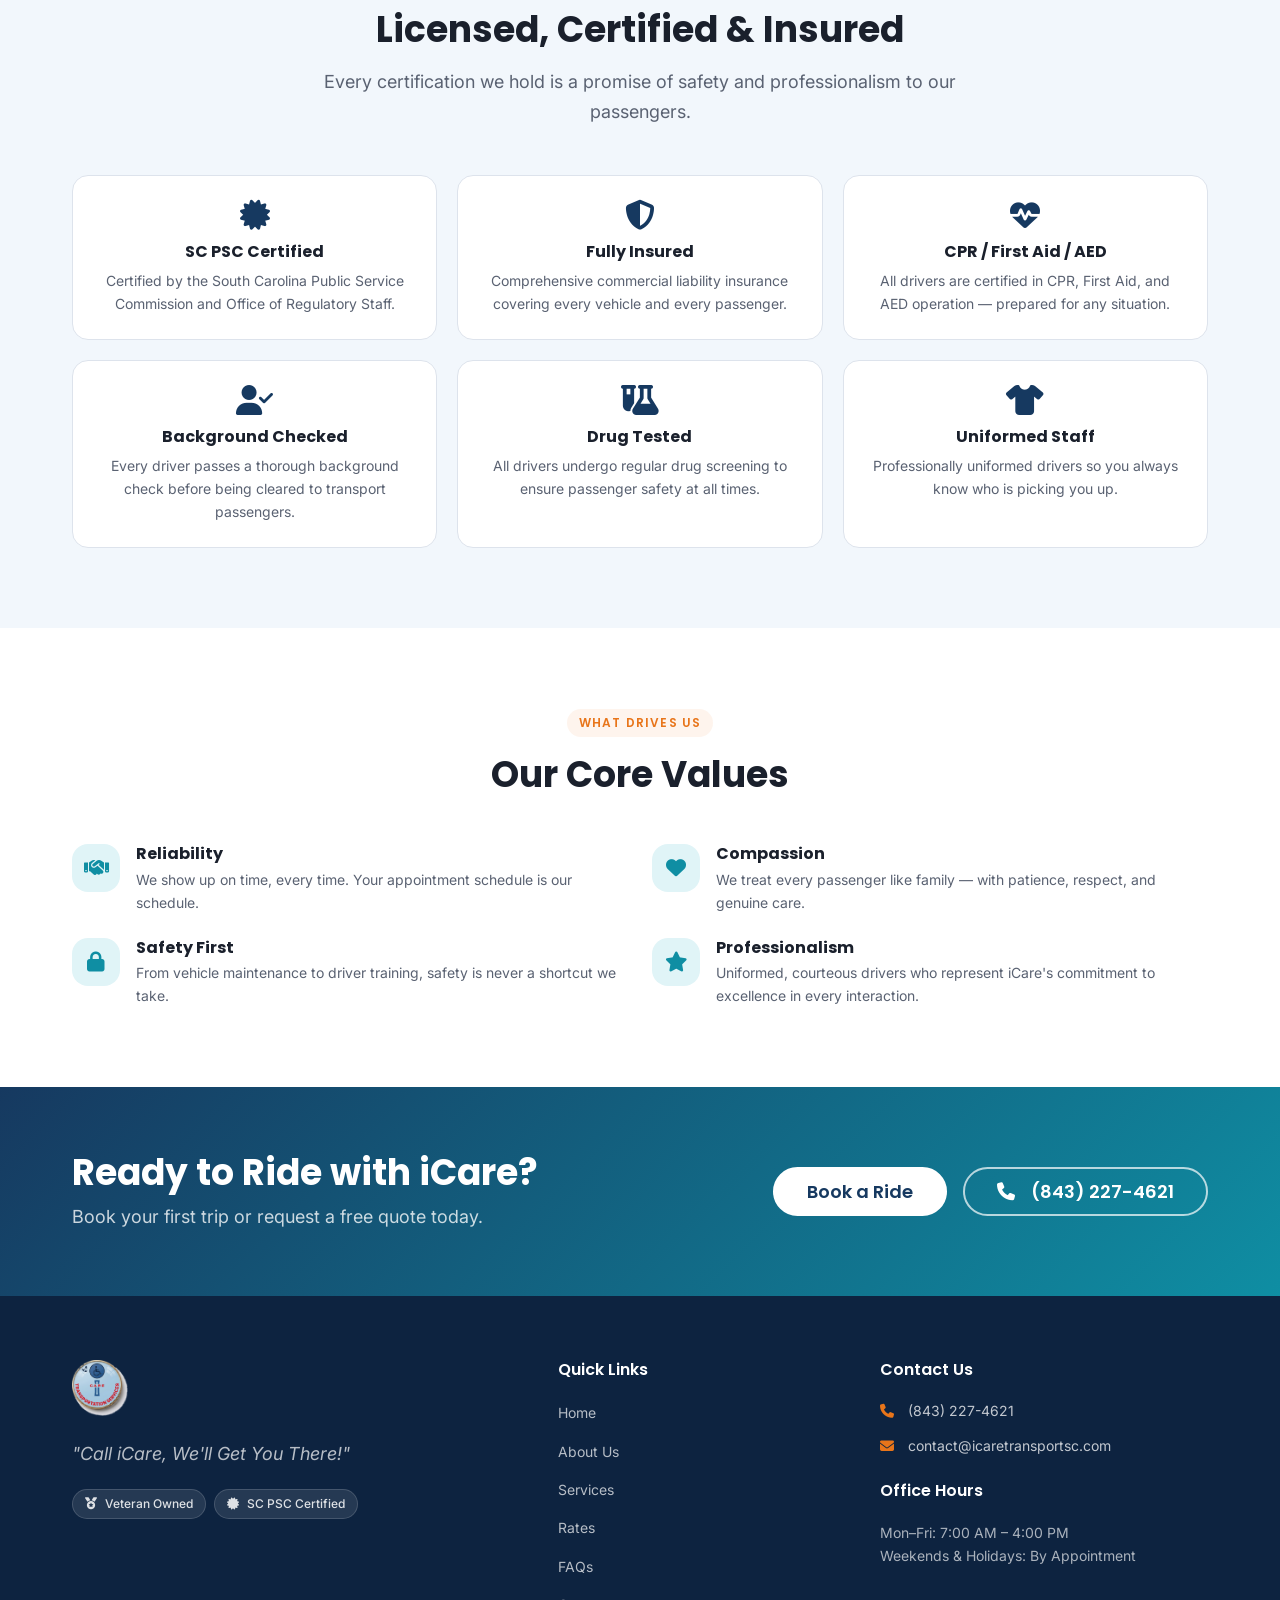
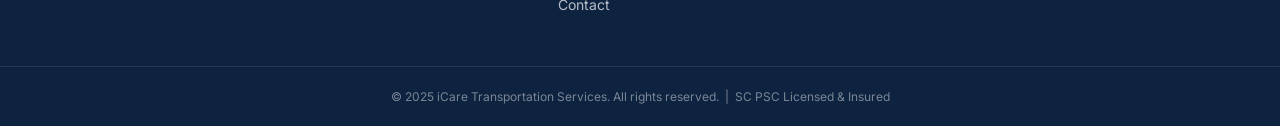
<file: public/about.html>
<!DOCTYPE html>
<html lang="en">
<head>
  <meta charset="UTF-8">
  <meta name="viewport" content="width=device-width, initial-scale=1.0">
  <!-- Primary Meta Tags -->
  <meta name="title" content="About Us | Veteran-Owned NEMT in South Carolina | iCare Transportation">
  <meta name="description" content="iCare Transportation Services is a veteran-owned, SC PSC certified, fully insured NEMT company serving Beaufort, Jasper and Hampton counties with care and reliability.">
  <meta name="robots" content="index, follow, max-image-preview:large, max-snippet:-1, max-video-preview:-1">
  <meta name="author" content="iCare Transportation Services">
  <meta name="theme-color" content="#163960">
  <link rel="canonical" href="https://icaretransportsc.com/about.html">

  <!-- Icons -->
  <link rel="icon" type="image/x-icon" href="favicon.ico">
  <link rel="icon" type="image/png" sizes="32x32" href="favicon-32x32.png">
  <link rel="icon" type="image/png" sizes="16x16" href="favicon-16x16.png">
  <link rel="apple-touch-icon" sizes="180x180" href="apple-touch-icon.png">
  <link rel="manifest" href="site.webmanifest">
  <meta name="msapplication-TileColor" content="#163960">
  <meta name="msapplication-TileImage" content="favicon-192x192.png">

  <!-- Open Graph / Facebook / LinkedIn -->
  <meta property="og:type" content="website">
  <meta property="og:site_name" content="iCare Transportation Services">
  <meta property="og:url" content="https://icaretransportsc.com/about.html">
  <meta property="og:title" content="About iCare | Veteran-Owned Medical Transportation in SC">
  <meta property="og:description" content="SC PSC certified, fully insured, background-checked drivers. Built on service, trust and genuine care.">
  <meta property="og:image" content="https://icaretransportsc.com/assets/images/social/og-about.jpg">
  <meta property="og:image:secure_url" content="https://icaretransportsc.com/assets/images/social/og-about.jpg">
  <meta property="og:image:type" content="image/jpeg">
  <meta property="og:image:width" content="1200">
  <meta property="og:image:height" content="630">
  <meta property="og:image:alt" content="About iCare | Veteran-Owned Medical Transportation in SC">
  <meta property="og:locale" content="en_US">

  <!-- Twitter / X -->
  <meta name="twitter:card" content="summary_large_image">
  <meta name="twitter:url" content="https://icaretransportsc.com/about.html">
  <meta name="twitter:title" content="About iCare | Veteran-Owned Medical Transportation in SC">
  <meta name="twitter:description" content="SC PSC certified, fully insured, background-checked drivers. Built on service, trust and genuine care.">
  <meta name="twitter:image" content="https://icaretransportsc.com/assets/images/social/og-about.jpg">
  <meta name="twitter:image:alt" content="About iCare | Veteran-Owned Medical Transportation in SC">

  <!-- Geo -->
  <meta name="geo.region" content="US-SC">
  <meta name="geo.placename" content="Beaufort County, South Carolina">
  <meta name="geo.position" content="32.4316;-80.6698">
  <meta name="ICBM" content="32.4316, -80.6698">

  <!-- Preconnect -->
  <link rel="preconnect" href="https://fonts.googleapis.com">
  <link rel="preconnect" href="https://fonts.gstatic.com" crossorigin>
  <link rel="preconnect" href="https://cdnjs.cloudflare.com" crossorigin>

  <title>About Us | Veteran-Owned NEMT in South Carolina | iCare Transportation</title>

  <link rel="stylesheet" href="https://fonts.googleapis.com/css2?family=Poppins:wght@400;500;600;700;800&family=Inter:wght@400;500;600&display=swap">
  <link rel="stylesheet" href="https://cdnjs.cloudflare.com/ajax/libs/font-awesome/6.5.0/css/all.min.css">
  <link rel="stylesheet" href="../css/main.css">
  <link rel="stylesheet" href="../css/pages/about.css">
</head>
<body>

  <header class="site-header" id="site-header">
    <div class="container header-inner">
      <a href="index.html" class="logo" aria-label="iCare Transportation Services Home">
        <img class="logo-img" src="../assets/images/icare_logo.png" alt="iCare Transportation Services">
      </a>
      <nav class="main-nav" id="main-nav" aria-label="Primary navigation">
        <ul class="nav-list">
          <li><a href="index.html"    class="nav-link">Home</a></li>
          <li><a href="about.html"    class="nav-link active">About Us</a></li>
          <li><a href="services.html" class="nav-link">Services</a></li>
          <li><a href="rates.html"    class="nav-link">Rates</a></li>
          <li><a href="faq.html"      class="nav-link">FAQs</a></li>
          <li><a href="contact.html"  class="nav-link">Contact</a></li>
        </ul>
      </nav>
      <a href="contact.html" class="btn btn-accent header-cta">Book a Ride</a>
      <button class="hamburger" id="hamburger" aria-label="Open navigation menu" aria-expanded="false">
        <span></span><span></span><span></span>
      </button>
    </div>
  </header>

  <main>

    <!-- PAGE HERO -->
    <section class="page-hero" aria-label="About iCare">
      <div class="container">
        <nav class="breadcrumb" aria-label="Breadcrumb">
          <a href="index.html">Home</a>
          <span aria-hidden="true">/</span>
          <span aria-current="page">About Us</span>
        </nav>
        <h1>About iCare</h1>
        <p>A veteran-owned company built on service, trust, and genuine care for every passenger we transport.</p>
      </div>
    </section>

    <!-- OUR STORY -->
    <section class="section">
      <div class="container">
        <div class="about-story">
          <div class="about-story-text">
            <span class="section-label">Our Story</span>
            <h2>More Than a Ride — A Commitment to Care</h2>
            <p>iCare Transportation Services was founded with a single purpose: to make sure every patient in the South Carolina Lowcountry can get to their medical appointments safely, on time, and with dignity.</p>
            <p>We understand that missing a doctor's visit or a dialysis session can have serious consequences. That's why iCare operates with the reliability and discipline that comes from our military roots — showing up, every time, no excuses.</p>
            <p>As a fully insured, veteran-owned business certified by the South Carolina Public Service Commission and the Office of Regulatory Staff, we hold ourselves to a higher standard because our passengers depend on it.</p>
            <a href="contact.html" class="btn btn-primary mt-6">Get in Touch</a>
          </div>
          <div class="about-story-img">
            <img src="../assets/images/vehicles/van-4.jpg" alt="iCare Transportation Services fleet van">
          </div>
        </div>
      </div>
    </section>

    <!-- VETERAN CALLOUT -->
    <section class="section-sm">
      <div class="container">
        <div class="vet-callout">
          <div class="vet-icon"><i class="fas fa-medal"></i></div>
          <div>
            <h3>Proudly Veteran Owned &amp; Operated</h3>
            <p>The values that define our military service — punctuality, accountability, and commitment to those in our care — are the same values that drive every iCare transport. We bring that same discipline to ensuring our passengers reach their destinations safely and on time.</p>
          </div>
        </div>
      </div>
    </section>

    <!-- CERTIFICATIONS -->
    <section class="section bg-light">
      <div class="container">
        <div class="section-header">
          <span class="section-label">Credentials</span>
          <h2>Licensed, Certified &amp; Insured</h2>
          <p>Every certification we hold is a promise of safety and professionalism to our passengers.</p>
        </div>
        <div class="cert-grid">
          <div class="cert-card">
            <i class="fas fa-certificate"></i>
            <h4>SC PSC Certified</h4>
            <p>Certified by the South Carolina Public Service Commission and Office of Regulatory Staff.</p>
          </div>
          <div class="cert-card">
            <i class="fas fa-shield-halved"></i>
            <h4>Fully Insured</h4>
            <p>Comprehensive commercial liability insurance covering every vehicle and every passenger.</p>
          </div>
          <div class="cert-card">
            <i class="fas fa-heart-pulse"></i>
            <h4>CPR / First Aid / AED</h4>
            <p>All drivers are certified in CPR, First Aid, and AED operation — prepared for any situation.</p>
          </div>
          <div class="cert-card">
            <i class="fas fa-user-check"></i>
            <h4>Background Checked</h4>
            <p>Every driver passes a thorough background check before being cleared to transport passengers.</p>
          </div>
          <div class="cert-card">
            <i class="fas fa-flask-vial"></i>
            <h4>Drug Tested</h4>
            <p>All drivers undergo regular drug screening to ensure passenger safety at all times.</p>
          </div>
          <div class="cert-card">
            <i class="fas fa-shirt"></i>
            <h4>Uniformed Staff</h4>
            <p>Professionally uniformed drivers so you always know who is picking you up.</p>
          </div>
        </div>
      </div>
    </section>

    <!-- OUR VALUES -->
    <section class="section">
      <div class="container">
        <div class="section-header">
          <span class="section-label">What Drives Us</span>
          <h2>Our Core Values</h2>
        </div>
        <div class="values-grid">
          <div class="value-item">
            <div class="value-icon"><i class="fas fa-handshake"></i></div>
            <div>
              <h4>Reliability</h4>
              <p>We show up on time, every time. Your appointment schedule is our schedule.</p>
            </div>
          </div>
          <div class="value-item">
            <div class="value-icon"><i class="fas fa-heart"></i></div>
            <div>
              <h4>Compassion</h4>
              <p>We treat every passenger like family — with patience, respect, and genuine care.</p>
            </div>
          </div>
          <div class="value-item">
            <div class="value-icon"><i class="fas fa-lock"></i></div>
            <div>
              <h4>Safety First</h4>
              <p>From vehicle maintenance to driver training, safety is never a shortcut we take.</p>
            </div>
          </div>
          <div class="value-item">
            <div class="value-icon"><i class="fas fa-star"></i></div>
            <div>
              <h4>Professionalism</h4>
              <p>Uniformed, courteous drivers who represent iCare's commitment to excellence in every interaction.</p>
            </div>
          </div>
        </div>
      </div>
    </section>

    <!-- CTA -->
    <section class="cta-banner">
      <div class="container cta-inner">
        <div class="cta-text">
          <h2>Ready to Ride with iCare?</h2>
          <p>Book your first trip or request a free quote today.</p>
        </div>
        <div class="cta-actions">
          <a href="contact.html" class="btn btn-white btn-lg">Book a Ride</a>
          <a href="tel:8432274621" class="btn btn-outline-white btn-lg"><i class="fas fa-phone"></i>&nbsp; (843) 227-4621</a>
        </div>
      </div>
    </section>

  </main>

  <footer class="site-footer" role="contentinfo">
    <div class="container footer-grid">
      <div class="footer-brand">
        <a href="index.html" class="logo logo--light">
          <img class="logo-img" src="../assets/images/icare_logo.png" alt="iCare Transportation Services">
        </a>
        <p class="footer-tagline">"Call iCare, We'll Get You There!"</p>
        <div class="footer-badges">
          <span class="badge"><i class="fas fa-medal"></i> Veteran Owned</span>
          <span class="badge"><i class="fas fa-certificate"></i> SC PSC Certified</span>
        </div>
      </div>
      <div class="footer-links">
        <h4>Quick Links</h4>
        <ul>
          <li><a href="index.html">Home</a></li>
          <li><a href="about.html">About Us</a></li>
          <li><a href="services.html">Services</a></li>
          <li><a href="rates.html">Rates</a></li>
          <li><a href="faq.html">FAQs</a></li>
          <li><a href="contact.html">Contact</a></li>
        </ul>
      </div>
      <div class="footer-contact">
        <h4>Contact Us</h4>
        <ul class="contact-list">
          <li><i class="fas fa-phone"></i><a href="tel:8432274621">(843) 227-4621</a></li>
          <li><i class="fas fa-envelope"></i><a href="mailto:contact@icaretransportsc.com">contact@icaretransportsc.com</a></li>
        </ul>
        <h4 class="mt-6">Office Hours</h4>
        <p>Mon–Fri: 7:00 AM – 4:00 PM<br>Weekends &amp; Holidays: By Appointment</p>
      </div>
    </div>
    <div class="footer-bottom">
      <div class="container">
        <p>&copy; 2025 iCare Transportation Services. All rights reserved. &nbsp;|&nbsp; SC PSC Licensed &amp; Insured</p>
      </div>
    </div>
  </footer>

  <script type="module" src="../js/main.js"></script>
  <script type="application/ld+json">
  {
    "@context": "https://schema.org",
    "@type": "LocalBusiness",
    "@id": "https://icaretransportsc.com/#business",
    "name": "iCare Transportation Services",
    "description": "Safe, reliable non-emergency medical transportation in South Carolina. Veteran-owned, SC licensed, fully insured.",
    "url": "https://icaretransportsc.com",
    "telephone": "+1-843-227-4621",
    "email": "contact@icaretransportsc.com",
    "image": "https://icaretransportsc.com/assets/images/icare_logo.png",
    "logo": "https://icaretransportsc.com/assets/images/icare_logo.png",
    "priceRange": "$$",
    "address": {
      "@type": "PostalAddress",
      "addressLocality": "Beaufort County",
      "addressRegion": "SC",
      "addressCountry": "US"
    },
    "geo": {
      "@type": "GeoCoordinates",
      "latitude": 32.4316,
      "longitude": -80.6698
    },
    "openingHoursSpecification": [
      {
        "@type": "OpeningHoursSpecification",
        "dayOfWeek": ["Monday", "Tuesday", "Wednesday", "Thursday", "Friday"],
        "opens": "07:00",
        "closes": "16:00"
      }
    ],
    "areaServed": [
      { "@type": "City", "name": "Beaufort" },
      { "@type": "City", "name": "Bluffton" },
      { "@type": "City", "name": "Hilton Head Island" },
      { "@type": "City", "name": "Ridgeland" },
      { "@type": "City", "name": "Hardeeville" },
      { "@type": "City", "name": "Port Royal" },
      { "@type": "City", "name": "Yemassee" }
    ],
    "hasOfferCatalog": {
      "@type": "OfferCatalog",
      "name": "Transportation Services",
      "itemListElement": [
        {
          "@type": "Offer",
          "itemOffered": {
            "@type": "Service",
            "name": "Ambulatory Transport",
            "description": "Safe, comfortable rides for patients who walk independently. Door-to-door service."
          }
        },
        {
          "@type": "Offer",
          "itemOffered": {
            "@type": "Service",
            "name": "Wheelchair Transport",
            "description": "Wheelchair-accessible vehicles with trained drivers for safe boarding and transport."
          }
        },
        {
          "@type": "Offer",
          "itemOffered": {
            "@type": "Service",
            "name": "Facility & Private Pay",
            "description": "Partnerships with assisted living, independent living, and adult day centers."
          }
        }
      ]
    },
    "aggregateRating": {
      "@type": "AggregateRating",
      "ratingValue": "5.0",
      "reviewCount": "1"
    }
  }
  </script>
  <script type="application/ld+json">
  {
    "@context": "https://schema.org",
    "@type": "BreadcrumbList",
    "itemListElement": [
      {
        "@type": "ListItem",
        "position": 1,
        "name": "Home",
        "item": "https://icaretransportsc.com/"
      },
      {
        "@type": "ListItem",
        "position": 2,
        "name": "About Us",
        "item": "https://icaretransportsc.com/about.html"
      }
    ]
  }
  </script>

</body>
</html>
</file>
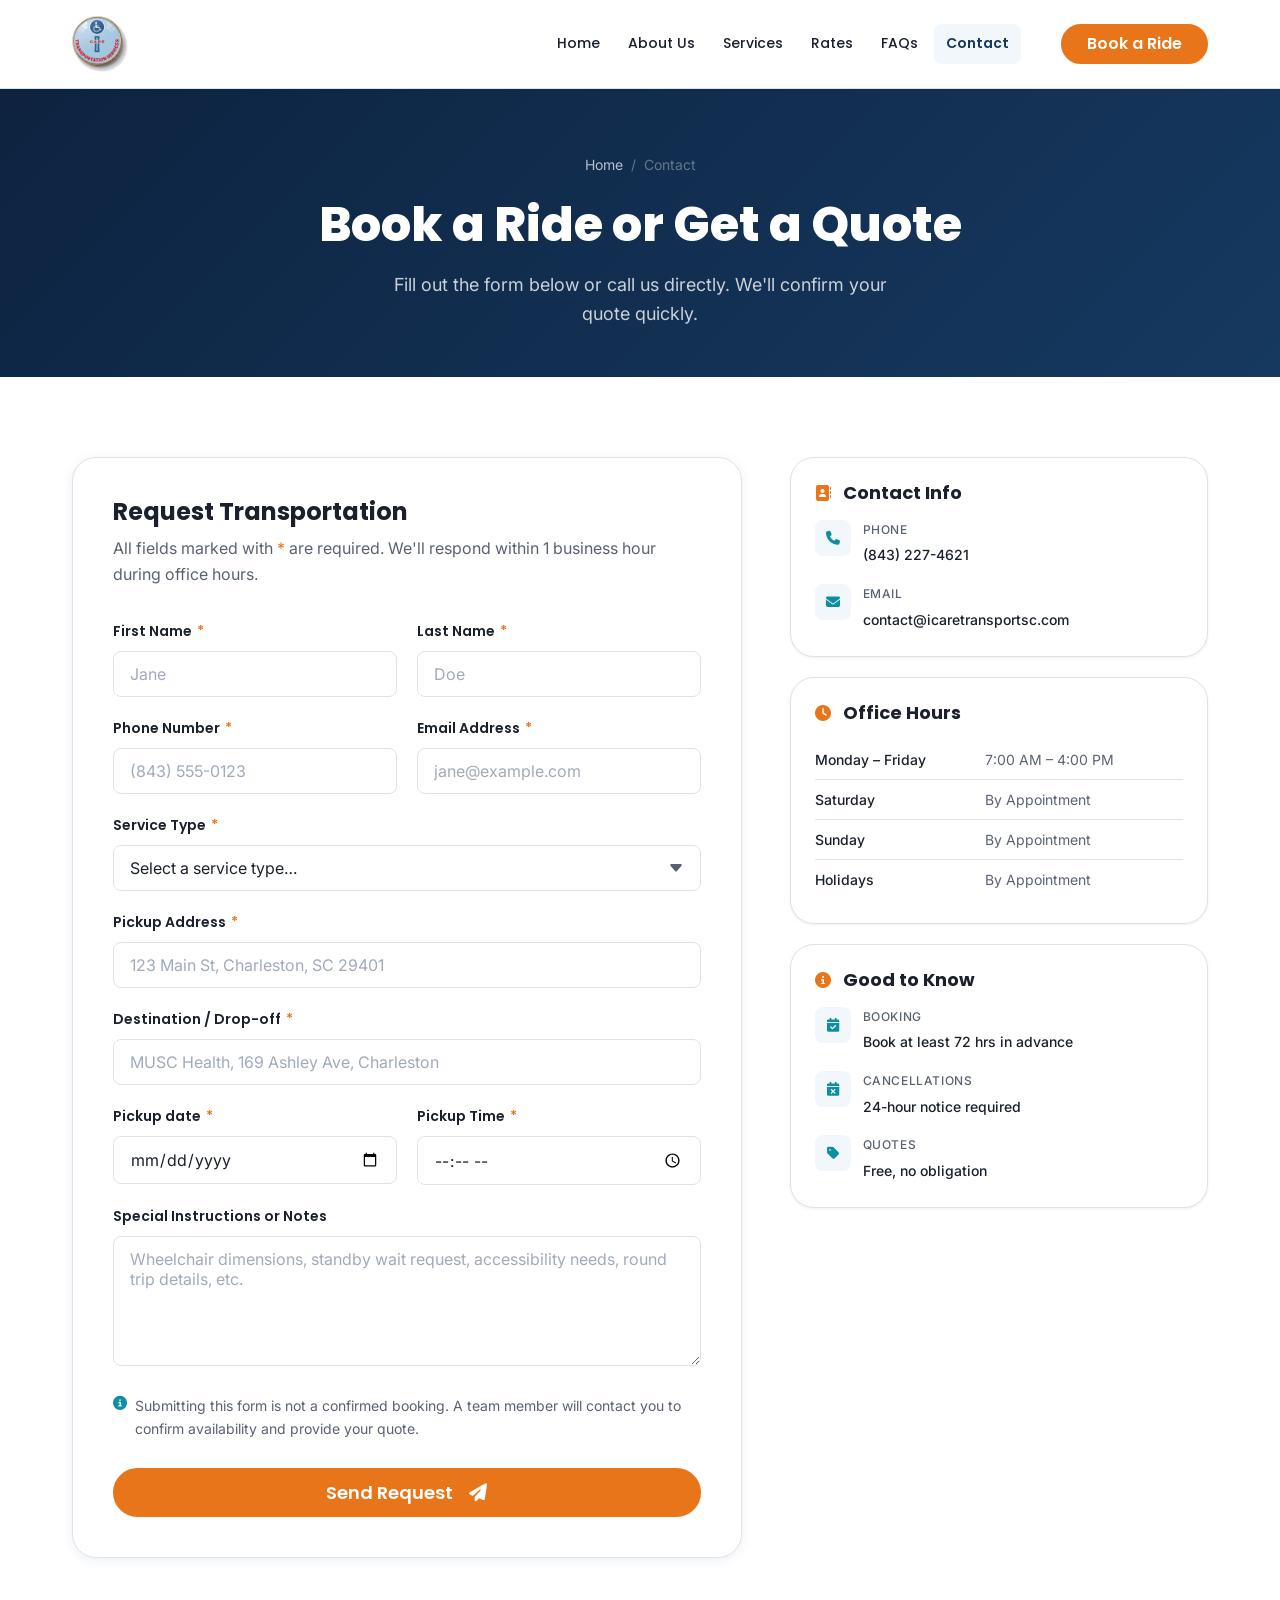
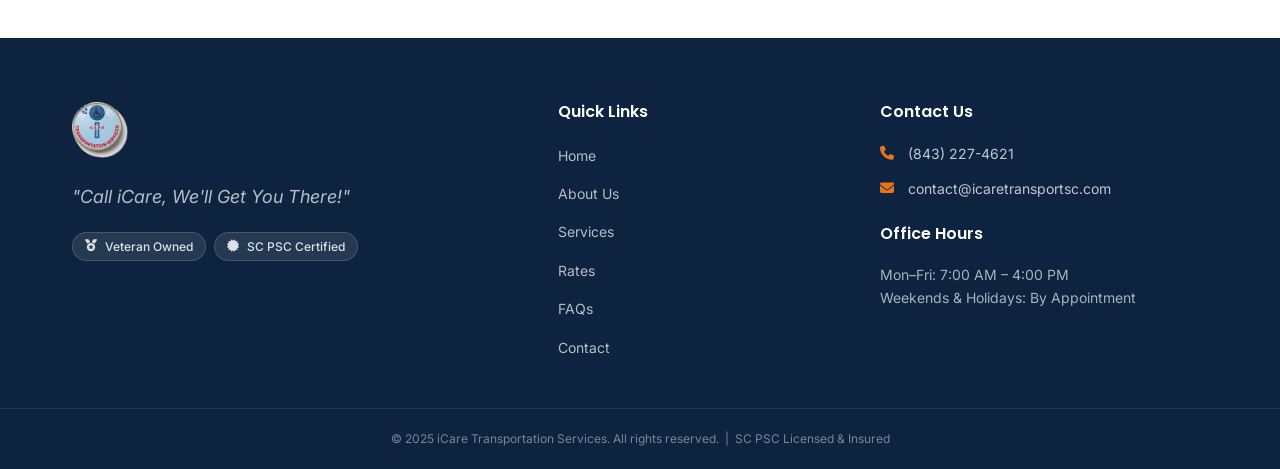
<file: public/contact.html>
<!DOCTYPE html>
<html lang="en">
<head>
  <meta charset="UTF-8">
  <meta name="viewport" content="width=device-width, initial-scale=1.0">
  <!-- Primary Meta Tags -->
  <meta name="title" content="Book a Ride or Get a Free Quote | iCare Transportation Services">
  <meta name="description" content="Book non-emergency medical transportation or request a free quote. Call (843) 227-4621 or submit our online ride request form. We respond within 1 business hour.">
  <meta name="robots" content="index, follow, max-image-preview:large, max-snippet:-1, max-video-preview:-1">
  <meta name="author" content="iCare Transportation Services">
  <meta name="theme-color" content="#163960">
  <link rel="canonical" href="https://icaretransportsc.com/contact.html">

  <!-- Icons -->
  <link rel="icon" type="image/x-icon" href="favicon.ico">
  <link rel="icon" type="image/png" sizes="32x32" href="favicon-32x32.png">
  <link rel="icon" type="image/png" sizes="16x16" href="favicon-16x16.png">
  <link rel="apple-touch-icon" sizes="180x180" href="apple-touch-icon.png">
  <link rel="manifest" href="site.webmanifest">
  <meta name="msapplication-TileColor" content="#163960">
  <meta name="msapplication-TileImage" content="favicon-192x192.png">

  <!-- Open Graph / Facebook / LinkedIn -->
  <meta property="og:type" content="website">
  <meta property="og:site_name" content="iCare Transportation Services">
  <meta property="og:url" content="https://icaretransportsc.com/contact.html">
  <meta property="og:title" content="Book a Ride | iCare Transportation Services">
  <meta property="og:description" content="Book a ride or request a free quote. Call (843) 227-4621 — we respond within 1 business hour.">
  <meta property="og:image" content="https://icaretransportsc.com/assets/images/social/og-contact.jpg">
  <meta property="og:image:secure_url" content="https://icaretransportsc.com/assets/images/social/og-contact.jpg">
  <meta property="og:image:type" content="image/jpeg">
  <meta property="og:image:width" content="1200">
  <meta property="og:image:height" content="630">
  <meta property="og:image:alt" content="Book a Ride | iCare Transportation Services">
  <meta property="og:locale" content="en_US">

  <!-- Twitter / X -->
  <meta name="twitter:card" content="summary_large_image">
  <meta name="twitter:url" content="https://icaretransportsc.com/contact.html">
  <meta name="twitter:title" content="Book a Ride | iCare Transportation Services">
  <meta name="twitter:description" content="Book a ride or request a free quote. Call (843) 227-4621 — we respond within 1 business hour.">
  <meta name="twitter:image" content="https://icaretransportsc.com/assets/images/social/og-contact.jpg">
  <meta name="twitter:image:alt" content="Book a Ride | iCare Transportation Services">

  <!-- Geo -->
  <meta name="geo.region" content="US-SC">
  <meta name="geo.placename" content="Beaufort County, South Carolina">
  <meta name="geo.position" content="32.4316;-80.6698">
  <meta name="ICBM" content="32.4316, -80.6698">

  <!-- Preconnect -->
  <link rel="preconnect" href="https://fonts.googleapis.com">
  <link rel="preconnect" href="https://fonts.gstatic.com" crossorigin>
  <link rel="preconnect" href="https://cdnjs.cloudflare.com" crossorigin>

  <title>Book a Ride or Get a Free Quote | iCare Transportation Services</title>

  <link rel="stylesheet" href="https://fonts.googleapis.com/css2?family=Poppins:wght@400;500;600;700;800&family=Inter:wght@400;500;600&display=swap">
  <link rel="stylesheet" href="https://cdnjs.cloudflare.com/ajax/libs/font-awesome/6.5.0/css/all.min.css">
  <link rel="stylesheet" href="../css/main.css">
  <link rel="stylesheet" href="../css/pages/contact.css">
</head>
<body>

  <header class="site-header" id="site-header">
    <div class="container header-inner">
      <a href="index.html" class="logo" aria-label="iCare Transportation Services Home">
        <img class="logo-img" src="../assets/images/icare_logo.png" alt="iCare Transportation Services">
      </a>
      <nav class="main-nav" id="main-nav" aria-label="Primary navigation">
        <ul class="nav-list">
          <li><a href="index.html"    class="nav-link">Home</a></li>
          <li><a href="about.html"    class="nav-link">About Us</a></li>
          <li><a href="services.html" class="nav-link">Services</a></li>
          <li><a href="rates.html"    class="nav-link">Rates</a></li>
          <li><a href="faq.html"      class="nav-link">FAQs</a></li>
          <li><a href="contact.html"  class="nav-link active">Contact</a></li>
        </ul>
      </nav>
      <a href="contact.html" class="btn btn-accent header-cta">Book a Ride</a>
      <button class="hamburger" id="hamburger" aria-label="Open navigation menu" aria-expanded="false">
        <span></span><span></span><span></span>
      </button>
    </div>
  </header>

  <main>

    <section class="page-hero">
      <div class="container">
        <nav class="breadcrumb">
          <a href="index.html">Home</a><span>/</span><span aria-current="page">Contact</span>
        </nav>
        <h1>Book a Ride or Get a Quote</h1>
        <p>Fill out the form below or call us directly. We'll confirm your quote quickly.</p>
      </div>
    </section>

    <section class="section">
      <div class="container contact-layout">

        <!-- FORM -->
        <div class="contact-form-wrap">
          <h2>Request Transportation</h2>
          <p>All fields marked with <span style="color:var(--clr-accent)">*</span> are required. We'll respond within 1 business hour during office hours.</p>

          <form class="contact-form" id="contact-form" action="https://api.web3forms.com/submit" method="POST" novalidate>

            <!-- Web3Forms delivery config. The destination inbox (ceo@getauctionsnow.com)
                 is bound to this access key on web3forms.com — replace the value below. -->
            <input type="hidden" name="access_key" value="85da568c-d51b-4613-bb66-0b8dbe4f0053">
            <input type="hidden" name="subject" value="New Ride Request — iCare Transportation Website">
            <input type="hidden" name="from_name" value="iCare Transportation Website">
            <!-- Spam honeypot: hidden from people, bots fill it and get silently rejected -->
            <input type="checkbox" name="botcheck" style="display:none !important" tabindex="-1" autocomplete="off">

            <div class="form-row">
              <div class="form-group">
                <label for="first-name">First Name <span class="required">*</span></label>
                <input type="text" id="first-name" name="first_name" class="form-control" placeholder="Jane" required autocomplete="given-name">
              </div>
              <div class="form-group">
                <label for="last-name">Last Name <span class="required">*</span></label>
                <input type="text" id="last-name" name="last_name" class="form-control" placeholder="Doe" required autocomplete="family-name">
              </div>
            </div>

            <div class="form-row">
              <div class="form-group">
                <label for="phone">Phone Number <span class="required">*</span></label>
                <input type="tel" id="phone" name="phone" class="form-control" placeholder="(843) 555-0123" required autocomplete="tel">
              </div>
              <div class="form-group">
                <label for="email">Email Address <span class="required">*</span></label>
                <input type="email" id="email" name="email" class="form-control" placeholder="jane@example.com" required autocomplete="email">
              </div>
            </div>

            <div class="form-group">
              <label for="service-type">Service Type <span class="required">*</span></label>
              <select id="service-type" name="service_type" class="form-control" required>
                <option value="" disabled selected>Select a service type…</option>
                <option value="ambulatory">Ambulatory Transport</option>
                <option value="wheelchair">Wheelchair Transport</option>
                <option value="facility">Facility / Partnership Inquiry</option>
              </select>
            </div>

            <div class="form-group">
              <label for="pickup">Pickup Address <span class="required">*</span></label>
              <input type="text" id="pickup" name="pickup_address" class="form-control" placeholder="123 Main St, Charleston, SC 29401" required autocomplete="off">
              <div id="pickup-suggestions" class="autocomplete-suggestions"></div>
            </div>

            <div class="form-group">
              <label for="destination">Destination / Drop-off <span class="required">*</span></label>
              <input type="text" id="destination" name="destination" class="form-control" placeholder="MUSC Health, 169 Ashley Ave, Charleston" required autocomplete="off">
              <div id="destination-suggestions" class="autocomplete-suggestions"></div>
            </div>

            <div class="form-row">
              <div class="form-group">
                <label for="trip-date">Pickup date <span class="required">*</span></label>
                <input type="date" id="trip-date" name="trip_date" class="form-control" required>
              </div>
              <div class="form-group">
                <label for="pickup-time">Pickup Time <span class="required">*</span></label>
                <input type="time" id="pickup-time" name="pickup_time" class="form-control" required>
              </div>
            </div>

            <div class="form-group">
              <label for="notes">Special Instructions or Notes</label>
              <textarea id="notes" name="notes" class="form-control" placeholder="Wheelchair dimensions, standby wait request, accessibility needs, round trip details, etc."></textarea>
            </div>

            <div class="form-notice">
              <i class="fas fa-info-circle"></i>
              <span>Submitting this form is not a confirmed booking. A team member will contact you to confirm availability and provide your quote.</span>
            </div>

            <button type="submit" class="btn btn-accent btn-lg" style="width:100%; justify-content:center; margin-top: var(--sp-2);">
              Send Request &nbsp;<i class="fas fa-paper-plane"></i>
            </button>
          </form>

          <div class="form-success" id="form-success">
            <i class="fas fa-circle-check"></i>
            <h3>Request Received!</h3>
            <p>Thank you! We'll reach out within 1 business hour to confirm your quote and availability. If it's urgent, please call <a href="tel:8432274621">(843) 227-4621</a> directly.</p>
          </div>
        </div>

        <!-- SIDEBAR -->
        <aside class="contact-sidebar">

          <div class="info-card">
            <h3><i class="fas fa-address-book"></i> Contact Info</h3>
            <div class="info-list">
              <div class="info-item">
                <div class="info-icon"><i class="fas fa-phone"></i></div>
                <div class="info-item-text">
                  <small>Phone</small>
                  <a href="tel:8432274621">(843) 227-4621</a>
                </div>
              </div>
              <div class="info-item">
                <div class="info-icon"><i class="fas fa-envelope"></i></div>
                <div class="info-item-text">
                  <small>Email</small>
                  <a href="mailto:contact@icaretransportsc.com">contact@icaretransportsc.com</a>
                </div>
              </div>
            </div>
          </div>

          <div class="info-card">
            <h3><i class="fas fa-clock"></i> Office Hours</h3>
            <table class="hours-mini">
              <tbody>
                <tr><td>Monday – Friday</td><td>7:00 AM – 4:00 PM</td></tr>
                <tr><td>Saturday</td><td>By Appointment</td></tr>
                <tr><td>Sunday</td><td>By Appointment</td></tr>
                <tr><td>Holidays</td><td>By Appointment</td></tr>
              </tbody>
            </table>
          </div>

          <div class="info-card">
            <h3><i class="fas fa-circle-info"></i> Good to Know</h3>
            <div class="info-list">
              <div class="info-item">
                <div class="info-icon"><i class="fas fa-calendar-check"></i></div>
                <div class="info-item-text">
                  <small>Booking</small>
                  <span>Book at least 72 hrs in advance</span>
                </div>
              </div>
              <div class="info-item">
                <div class="info-icon"><i class="fas fa-calendar-xmark"></i></div>
                <div class="info-item-text">
                  <small>Cancellations</small>
                  <span>24-hour notice required</span>
                </div>
              </div>
              <div class="info-item">
                <div class="info-icon"><i class="fas fa-tag"></i></div>
                <div class="info-item-text">
                  <small>Quotes</small>
                  <span>Free, no obligation</span>
                </div>
              </div>
            </div>
          </div>

        </aside>
      </div>
    </section>

  </main>

  <footer class="site-footer" role="contentinfo">
    <div class="container footer-grid">
      <div class="footer-brand">
        <a href="index.html" class="logo logo--light">
          <img class="logo-img" src="../assets/images/icare_logo.png" alt="iCare Transportation Services">
        </a>
        <p class="footer-tagline">"Call iCare, We'll Get You There!"</p>
        <div class="footer-badges">
          <span class="badge"><i class="fas fa-medal"></i> Veteran Owned</span>
          <span class="badge"><i class="fas fa-certificate"></i> SC PSC Certified</span>
        </div>
      </div>
      <div class="footer-links">
        <h4>Quick Links</h4>
        <ul>
          <li><a href="index.html">Home</a></li>
          <li><a href="about.html">About Us</a></li>
          <li><a href="services.html">Services</a></li>
          <li><a href="rates.html">Rates</a></li>
          <li><a href="faq.html">FAQs</a></li>
          <li><a href="contact.html">Contact</a></li>
        </ul>
      </div>
      <div class="footer-contact">
        <h4>Contact Us</h4>
        <ul class="contact-list">
          <li><i class="fas fa-phone"></i><a href="tel:8432274621">(843) 227-4621</a></li>
          <li><i class="fas fa-envelope"></i><a href="mailto:contact@icaretransportsc.com">contact@icaretransportsc.com</a></li>
        </ul>
        <h4 class="mt-6">Office Hours</h4>
        <p>Mon–Fri: 7:00 AM – 4:00 PM<br>Weekends &amp; Holidays: By Appointment</p>
      </div>
    </div>
    <div class="footer-bottom">
      <div class="container">
        <p>&copy; 2025 iCare Transportation Services. All rights reserved. &nbsp;|&nbsp; SC PSC Licensed &amp; Insured</p>
      </div>
    </div>
  </footer>

  <script type="module" src="../js/main.js"></script>
  <script type="module" src="../js/pages/contact.js"></script>
  <script type="application/ld+json">
  {
    "@context": "https://schema.org",
    "@type": "LocalBusiness",
    "@id": "https://icaretransportsc.com/#business",
    "name": "iCare Transportation Services",
    "description": "Safe, reliable non-emergency medical transportation in South Carolina. Veteran-owned, SC licensed, fully insured.",
    "url": "https://icaretransportsc.com",
    "telephone": "+1-843-227-4621",
    "email": "contact@icaretransportsc.com",
    "image": "https://icaretransportsc.com/assets/images/icare_logo.png",
    "logo": "https://icaretransportsc.com/assets/images/icare_logo.png",
    "priceRange": "$$",
    "address": {
      "@type": "PostalAddress",
      "addressLocality": "Beaufort County",
      "addressRegion": "SC",
      "addressCountry": "US"
    },
    "geo": {
      "@type": "GeoCoordinates",
      "latitude": 32.4316,
      "longitude": -80.6698
    },
    "openingHoursSpecification": [
      {
        "@type": "OpeningHoursSpecification",
        "dayOfWeek": ["Monday", "Tuesday", "Wednesday", "Thursday", "Friday"],
        "opens": "07:00",
        "closes": "16:00"
      }
    ],
    "areaServed": [
      { "@type": "City", "name": "Beaufort" },
      { "@type": "City", "name": "Bluffton" },
      { "@type": "City", "name": "Hilton Head Island" },
      { "@type": "City", "name": "Ridgeland" },
      { "@type": "City", "name": "Hardeeville" },
      { "@type": "City", "name": "Port Royal" },
      { "@type": "City", "name": "Yemassee" }
    ],
    "hasOfferCatalog": {
      "@type": "OfferCatalog",
      "name": "Transportation Services",
      "itemListElement": [
        {
          "@type": "Offer",
          "itemOffered": {
            "@type": "Service",
            "name": "Ambulatory Transport",
            "description": "Safe, comfortable rides for patients who walk independently. Door-to-door service."
          }
        },
        {
          "@type": "Offer",
          "itemOffered": {
            "@type": "Service",
            "name": "Wheelchair Transport",
            "description": "Wheelchair-accessible vehicles with trained drivers for safe boarding and transport."
          }
        },
        {
          "@type": "Offer",
          "itemOffered": {
            "@type": "Service",
            "name": "Facility & Private Pay",
            "description": "Partnerships with assisted living, independent living, and adult day centers."
          }
        }
      ]
    },
    "aggregateRating": {
      "@type": "AggregateRating",
      "ratingValue": "5.0",
      "reviewCount": "1"
    }
  }
  </script>
  <script type="application/ld+json">
  {
    "@context": "https://schema.org",
    "@type": "BreadcrumbList",
    "itemListElement": [
      {
        "@type": "ListItem",
        "position": 1,
        "name": "Home",
        "item": "https://icaretransportsc.com/"
      },
      {
        "@type": "ListItem",
        "position": 2,
        "name": "Contact Us",
        "item": "https://icaretransportsc.com/contact.html"
      }
    ]
  }
  </script>

</body>
</html>
</file>
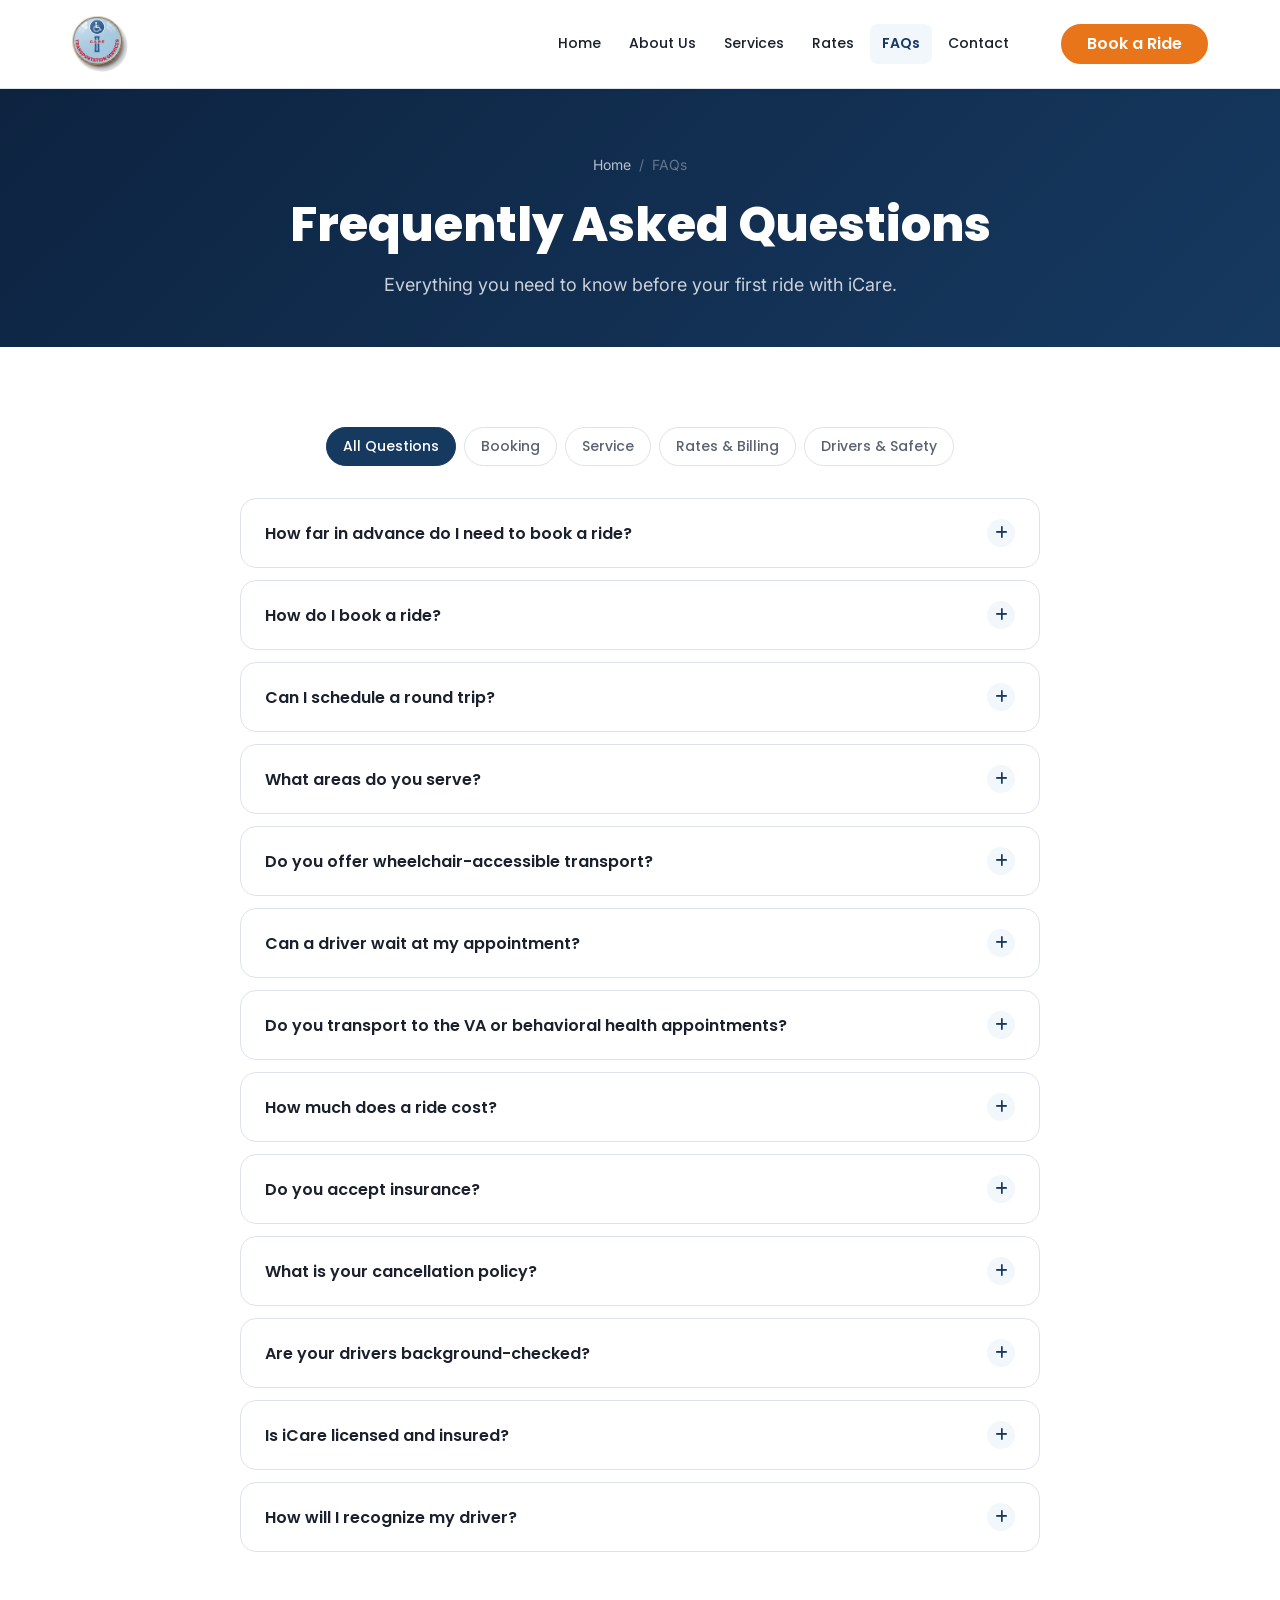
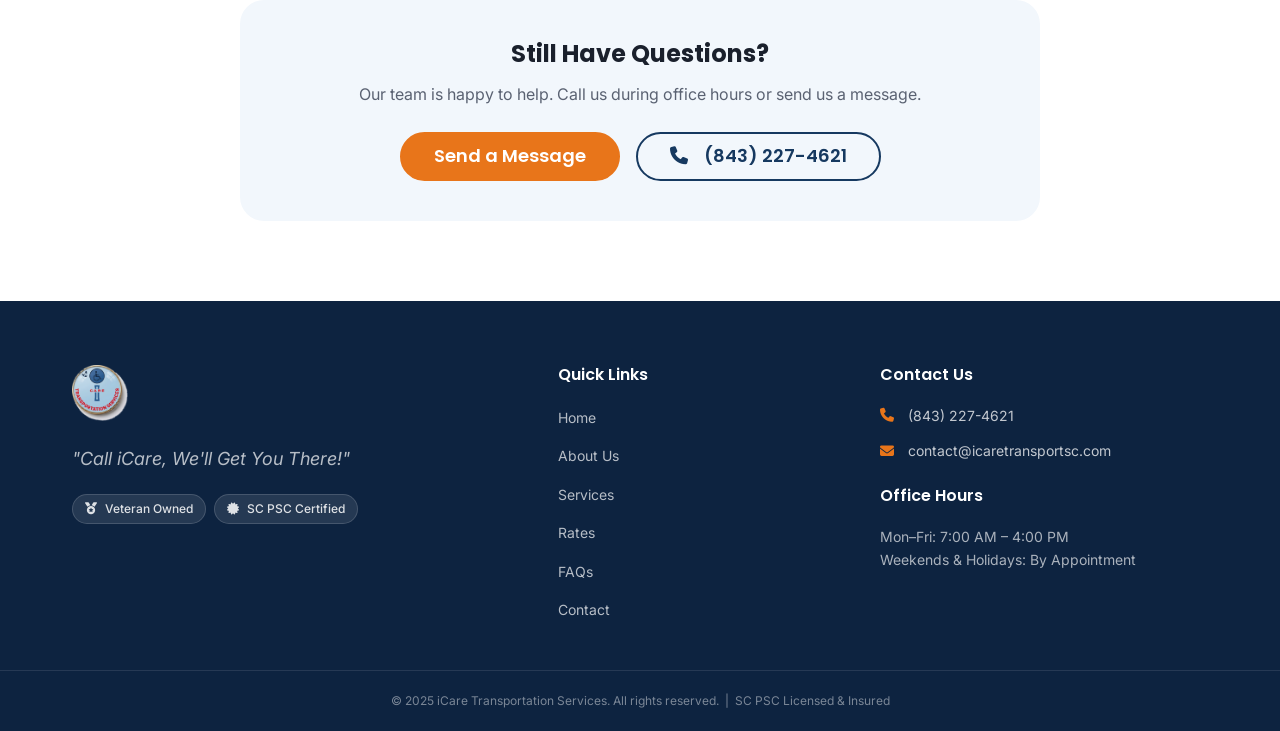
<file: public/faq.html>
<!DOCTYPE html>
<html lang="en">
<head>
  <meta charset="UTF-8">
  <meta name="viewport" content="width=device-width, initial-scale=1.0">
  <!-- Primary Meta Tags -->
  <meta name="title" content="FAQs | Booking, Rates & Service Area | iCare Transportation Services">
  <meta name="description" content="Answers to common questions about booking, cancellations, rates, insurance, wheelchair transport, and our South Carolina service area.">
  <meta name="robots" content="index, follow, max-image-preview:large, max-snippet:-1, max-video-preview:-1">
  <meta name="author" content="iCare Transportation Services">
  <meta name="theme-color" content="#163960">
  <link rel="canonical" href="https://icaretransportsc.com/faq.html">

  <!-- Icons -->
  <link rel="icon" type="image/x-icon" href="favicon.ico">
  <link rel="icon" type="image/png" sizes="32x32" href="favicon-32x32.png">
  <link rel="icon" type="image/png" sizes="16x16" href="favicon-16x16.png">
  <link rel="apple-touch-icon" sizes="180x180" href="apple-touch-icon.png">
  <link rel="manifest" href="site.webmanifest">
  <meta name="msapplication-TileColor" content="#163960">
  <meta name="msapplication-TileImage" content="favicon-192x192.png">

  <!-- Open Graph / Facebook / LinkedIn -->
  <meta property="og:type" content="website">
  <meta property="og:site_name" content="iCare Transportation Services">
  <meta property="og:url" content="https://icaretransportsc.com/faq.html">
  <meta property="og:title" content="FAQs | iCare Transportation Services">
  <meta property="og:description" content="Answers on booking, cancellations, rates, insurance, and our SC service area.">
  <meta property="og:image" content="https://icaretransportsc.com/assets/images/social/og-faq.jpg">
  <meta property="og:image:secure_url" content="https://icaretransportsc.com/assets/images/social/og-faq.jpg">
  <meta property="og:image:type" content="image/jpeg">
  <meta property="og:image:width" content="1200">
  <meta property="og:image:height" content="630">
  <meta property="og:image:alt" content="FAQs | iCare Transportation Services">
  <meta property="og:locale" content="en_US">

  <!-- Twitter / X -->
  <meta name="twitter:card" content="summary_large_image">
  <meta name="twitter:url" content="https://icaretransportsc.com/faq.html">
  <meta name="twitter:title" content="FAQs | iCare Transportation Services">
  <meta name="twitter:description" content="Answers on booking, cancellations, rates, insurance, and our SC service area.">
  <meta name="twitter:image" content="https://icaretransportsc.com/assets/images/social/og-faq.jpg">
  <meta name="twitter:image:alt" content="FAQs | iCare Transportation Services">

  <!-- Geo -->
  <meta name="geo.region" content="US-SC">
  <meta name="geo.placename" content="Beaufort County, South Carolina">
  <meta name="geo.position" content="32.4316;-80.6698">
  <meta name="ICBM" content="32.4316, -80.6698">

  <!-- Preconnect -->
  <link rel="preconnect" href="https://fonts.googleapis.com">
  <link rel="preconnect" href="https://fonts.gstatic.com" crossorigin>
  <link rel="preconnect" href="https://cdnjs.cloudflare.com" crossorigin>

  <title>FAQs | Booking, Rates & Service Area | iCare Transportation Services</title>

  <link rel="stylesheet" href="https://fonts.googleapis.com/css2?family=Poppins:wght@400;500;600;700;800&family=Inter:wght@400;500;600&display=swap">
  <link rel="stylesheet" href="https://cdnjs.cloudflare.com/ajax/libs/font-awesome/6.5.0/css/all.min.css">
  <link rel="stylesheet" href="../css/main.css">
  <link rel="stylesheet" href="../css/pages/faq.css">
</head>
<body>

  <header class="site-header" id="site-header">
    <div class="container header-inner">
      <a href="index.html" class="logo" aria-label="iCare Transportation Services Home">
        <img class="logo-img" src="../assets/images/icare_logo.png" alt="iCare Transportation Services">
      </a>
      <nav class="main-nav" id="main-nav" aria-label="Primary navigation">
        <ul class="nav-list">
          <li><a href="index.html"    class="nav-link">Home</a></li>
          <li><a href="about.html"    class="nav-link">About Us</a></li>
          <li><a href="services.html" class="nav-link">Services</a></li>
          <li><a href="rates.html"    class="nav-link">Rates</a></li>
          <li><a href="faq.html"      class="nav-link active">FAQs</a></li>
          <li><a href="contact.html"  class="nav-link">Contact</a></li>
        </ul>
      </nav>
      <a href="contact.html" class="btn btn-accent header-cta">Book a Ride</a>
      <button class="hamburger" id="hamburger" aria-label="Open navigation menu" aria-expanded="false">
        <span></span><span></span><span></span>
      </button>
    </div>
  </header>

  <main>

    <section class="page-hero">
      <div class="container">
        <nav class="breadcrumb">
          <a href="index.html">Home</a><span>/</span><span aria-current="page">FAQs</span>
        </nav>
        <h1>Frequently Asked Questions</h1>
        <p>Everything you need to know before your first ride with iCare.</p>
      </div>
    </section>

    <section class="section">
      <div class="container">
        <div class="faq-container">

          <!-- Category filter -->
          <div class="faq-categories" role="group" aria-label="Filter FAQ by category">
            <button class="faq-cat-btn active" data-cat="all">All Questions</button>
            <button class="faq-cat-btn" data-cat="booking">Booking</button>
            <button class="faq-cat-btn" data-cat="service">Service</button>
            <button class="faq-cat-btn" data-cat="rates">Rates &amp; Billing</button>
            <button class="faq-cat-btn" data-cat="drivers">Drivers &amp; Safety</button>
          </div>

          <div class="faq-list" role="list">

            <!-- Booking -->
            <div class="faq-item" data-cat="booking" role="listitem">
              <button class="faq-question" aria-expanded="false">
                <h3>How far in advance do I need to book a ride?</h3>
                <span class="faq-icon" aria-hidden="true"><i class="fas fa-plus"></i></span>
              </button>
              <div class="faq-answer" role="region">
                <div class="faq-answer-inner">
                  We ask that you schedule your ride at least <strong>24 hours in advance</strong> to ensure availability. For recurring appointments (such as dialysis), we can set up a standing schedule so you never have to call each time. For same-day or urgent requests, give us a call — we'll do our best to accommodate.
                </div>
              </div>
            </div>

            <div class="faq-item" data-cat="booking" role="listitem">
              <button class="faq-question" aria-expanded="false">
                <h3>How do I book a ride?</h3>
                <span class="faq-icon" aria-hidden="true"><i class="fas fa-plus"></i></span>
              </button>
              <div class="faq-answer" role="region">
                <div class="faq-answer-inner">
                  You can book by calling us at <a href="tel:8432274621">(843) 227-4621</a>, emailing <a href="mailto:contact@icaretransportsc.com">contact@icaretransportsc.com</a>, or using the <a href="contact.html">online request form</a>. Online submissions are not confirmed bookings — a team member will follow up to confirm availability and provide your quote.
                </div>
              </div>
            </div>

            <div class="faq-item" data-cat="booking" role="listitem">
              <button class="faq-question" aria-expanded="false">
                <h3>Can I schedule a round trip?</h3>
                <span class="faq-icon" aria-hidden="true"><i class="fas fa-plus"></i></span>
              </button>
              <div class="faq-answer" role="region">
                <div class="faq-answer-inner">
                  Yes — round trips are our most common request. When booking, let us know your estimated appointment duration. We can either schedule a return pickup at a specific time or have a driver stand by at the appointment location (standby wait fees apply).
                </div>
              </div>
            </div>

            <!-- Service -->
            <div class="faq-item" data-cat="service" role="listitem">
              <button class="faq-question" aria-expanded="false">
                <h3>What areas do you serve?</h3>
                <span class="faq-icon" aria-hidden="true"><i class="fas fa-plus"></i></span>
              </button>
              <div class="faq-answer" role="region">
                <div class="faq-answer-inner">
                  We primarily serve the <strong>South Carolina Lowcountry, including Beaufort County, Jasper County, and Hampton County.</strong> 
                </div>
              </div>
            </div>

            <div class="faq-item" data-cat="service" role="listitem">
              <button class="faq-question" aria-expanded="false">
                <h3>Do you offer wheelchair-accessible transport?</h3>
                <span class="faq-icon" aria-hidden="true"><i class="fas fa-plus"></i></span>
              </button>
              <div class="faq-answer" role="region">
                <div class="faq-answer-inner">
                  Yes. Our fleet includes wheelchair-accessible vehicles equipped with ramps, and our drivers are trained in safe wheelchair boarding, securing, and deboarding. When booking, let us know you'll need wheelchair transport so we can dispatch the right vehicle.
                </div>
              </div>
            </div>

            <div class="faq-item" data-cat="service" role="listitem">
              <button class="faq-question" aria-expanded="false">
                <h3>Can a driver wait at my appointment?</h3>
                <span class="faq-icon" aria-hidden="true"><i class="fas fa-plus"></i></span>
              </button>
              <div class="faq-answer" role="region">
                <div class="faq-answer-inner">
                  Absolutely. iCare offers standby wait service if requested at the time of booking. Wait time is billed in 30-minute increments.
                </div>
              </div>
            </div>

            <div class="faq-item" data-cat="service" role="listitem">
              <button class="faq-question" aria-expanded="false">
                <h3>Do you transport to the VA or behavioral health appointments?</h3>
                <span class="faq-icon" aria-hidden="true"><i class="fas fa-plus"></i></span>
              </button>
              <div class="faq-answer" role="region">
                <div class="faq-answer-inner">
                  Yes. We transport veterans to VA appointments and serve patients with behavioral and mental health needs with the same professionalism and discretion as all our other transports. As a veteran-owned company, serving our fellow veterans is particularly important to us.
                </div>
              </div>
            </div>

            <!-- Rates -->
            <div class="faq-item" data-cat="rates" role="listitem">
              <button class="faq-question" aria-expanded="false">
                <h3>How much does a ride cost?</h3>
                <span class="faq-icon" aria-hidden="true"><i class="fas fa-plus"></i></span>
              </button>
              <div class="faq-answer" role="region">
                <div class="faq-answer-inner">
                  Rates depend on distance, service type, time of day, and any wait time. Because every trip is unique, we provide a <strong>free, no-obligation quote</strong> before your ride is confirmed. Contact us with your trip details and we'll get back to you quickly. Visit our <a href="rates.html">Rates page</a> for more detail on what factors affect your price.
                </div>
              </div>
            </div>

            <div class="faq-item" data-cat="rates" role="listitem">
              <button class="faq-question" aria-expanded="false">
                <h3>Do you accept insurance?</h3>
                <span class="faq-icon" aria-hidden="true"><i class="fas fa-plus"></i></span>
              </button>
              <div class="faq-answer" role="region">
                <div class="faq-answer-inner">
                  iCare is contracted with multiple insurance providers and also offers private pay transportation.
                </div>
              </div>
            </div>

            <div class="faq-item" data-cat="rates" role="listitem">
              <button class="faq-question" aria-expanded="false">
                <h3>What is your cancellation policy?</h3>
                <span class="faq-icon" aria-hidden="true"><i class="fas fa-plus"></i></span>
              </button>
              <div class="faq-answer" role="region">
                <div class="faq-answer-inner">
                  We require <strong>at least 24 hours advance notice</strong> for cancellations. A cancellation fee may apply for cancellations made less than 24 hours before the scheduled pickup. We understand that medical situations change — if you need to cancel due to an emergency, please call us as soon as possible and we'll work with you.
                </div>
              </div>
            </div>

            <!-- Drivers & Safety -->
            <div class="faq-item" data-cat="drivers" role="listitem">
              <button class="faq-question" aria-expanded="false">
                <h3>Are your drivers background-checked?</h3>
                <span class="faq-icon" aria-hidden="true"><i class="fas fa-plus"></i></span>
              </button>
              <div class="faq-answer" role="region">
                <div class="faq-answer-inner">
                  Yes. Every iCare driver passes a thorough background check, drug screening, and is CPR/First Aid/AED certified before transporting any passenger. 
                </div>
              </div>
            </div>

            <div class="faq-item" data-cat="drivers" role="listitem">
              <button class="faq-question" aria-expanded="false">
                <h3>Is iCare licensed and insured?</h3>
                <span class="faq-icon" aria-hidden="true"><i class="fas fa-plus"></i></span>
              </button>
              <div class="faq-answer" role="region">
                <div class="faq-answer-inner">
                  Yes. iCare Transportation Services is certified by the <strong>South Carolina Public Service Commission (PSC)</strong> and certified by the Office of Regulatory Staff. We carry full commercial liability insurance on all vehicles and are in compliance with all SC NEMT regulations.
                </div>
              </div>
            </div>

            <div class="faq-item" data-cat="drivers" role="listitem">
              <button class="faq-question" aria-expanded="false">
                <h3>How will I recognize my driver?</h3>
                <span class="faq-icon" aria-hidden="true"><i class="fas fa-plus"></i></span>
              </button>
              <div class="faq-answer" role="region">
                <div class="faq-answer-inner">
                  All iCare drivers arrive in uniform and in a clearly identified iCare vehicle. If you're ever unsure, don't hesitate to call our office at <a href="tel:8432274621">(843) 227-4621</a> to verify.
                </div>
              </div>
            </div>

          </div>

          <!-- Still have questions CTA -->
          <div class="faq-cta">
            <h3>Still Have Questions?</h3>
            <p>Our team is happy to help. Call us during office hours or send us a message.</p>
            <div class="btn-group">
              <a href="contact.html" class="btn btn-accent btn-lg">Send a Message</a>
              <a href="tel:8432274621" class="btn btn-outline btn-lg"><i class="fas fa-phone"></i>&nbsp; (843) 227-4621</a>
            </div>
          </div>

        </div>
      </div>
    </section>

  </main>

  <footer class="site-footer" role="contentinfo">
    <div class="container footer-grid">
      <div class="footer-brand">
        <a href="index.html" class="logo logo--light">
          <img class="logo-img" src="../assets/images/icare_logo.png" alt="iCare Transportation Services">
        </a>
        <p class="footer-tagline">"Call iCare, We'll Get You There!"</p>
        <div class="footer-badges">
          <span class="badge"><i class="fas fa-medal"></i> Veteran Owned</span>
          <span class="badge"><i class="fas fa-certificate"></i> SC PSC Certified</span>
        </div>
      </div>
      <div class="footer-links">
        <h4>Quick Links</h4>
        <ul>
          <li><a href="index.html">Home</a></li>
          <li><a href="about.html">About Us</a></li>
          <li><a href="services.html">Services</a></li>
          <li><a href="rates.html">Rates</a></li>
          <li><a href="faq.html">FAQs</a></li>
          <li><a href="contact.html">Contact</a></li>
        </ul>
      </div>
      <div class="footer-contact">
        <h4>Contact Us</h4>
        <ul class="contact-list">
          <li><i class="fas fa-phone"></i><a href="tel:8432274621">(843) 227-4621</a></li>
          <li><i class="fas fa-envelope"></i><a href="mailto:contact@icaretransportsc.com">contact@icaretransportsc.com</a></li>
        </ul>
        <h4 class="mt-6">Office Hours</h4>
        <p>Mon–Fri: 7:00 AM – 4:00 PM<br>Weekends &amp; Holidays: By Appointment</p>
      </div>
    </div>
    <div class="footer-bottom">
      <div class="container">
        <p>&copy; 2025 iCare Transportation Services. All rights reserved. &nbsp;|&nbsp; SC PSC Licensed &amp; Insured</p>
      </div>
    </div>
  </footer>

  <script type="module" src="../js/main.js"></script>
  <script type="module" src="../js/pages/contact.js"></script>
  <script type="application/ld+json">
  {
    "@context": "https://schema.org",
    "@type": "LocalBusiness",
    "@id": "https://icaretransportsc.com/#business",
    "name": "iCare Transportation Services",
    "description": "Safe, reliable non-emergency medical transportation in South Carolina. Veteran-owned, SC licensed, fully insured.",
    "url": "https://icaretransportsc.com",
    "telephone": "+1-843-227-4621",
    "email": "contact@icaretransportsc.com",
    "image": "https://icaretransportsc.com/assets/images/icare_logo.png",
    "logo": "https://icaretransportsc.com/assets/images/icare_logo.png",
    "priceRange": "$$",
    "address": {
      "@type": "PostalAddress",
      "addressLocality": "Beaufort County",
      "addressRegion": "SC",
      "addressCountry": "US"
    },
    "geo": {
      "@type": "GeoCoordinates",
      "latitude": 32.4316,
      "longitude": -80.6698
    },
    "openingHoursSpecification": [
      {
        "@type": "OpeningHoursSpecification",
        "dayOfWeek": ["Monday", "Tuesday", "Wednesday", "Thursday", "Friday"],
        "opens": "07:00",
        "closes": "16:00"
      }
    ],
    "areaServed": [
      { "@type": "City", "name": "Beaufort" },
      { "@type": "City", "name": "Bluffton" },
      { "@type": "City", "name": "Hilton Head Island" },
      { "@type": "City", "name": "Ridgeland" },
      { "@type": "City", "name": "Hardeeville" },
      { "@type": "City", "name": "Port Royal" },
      { "@type": "City", "name": "Yemassee" }
    ],
    "hasOfferCatalog": {
      "@type": "OfferCatalog",
      "name": "Transportation Services",
      "itemListElement": [
        {
          "@type": "Offer",
          "itemOffered": {
            "@type": "Service",
            "name": "Ambulatory Transport",
            "description": "Safe, comfortable rides for patients who walk independently. Door-to-door service."
          }
        },
        {
          "@type": "Offer",
          "itemOffered": {
            "@type": "Service",
            "name": "Wheelchair Transport",
            "description": "Wheelchair-accessible vehicles with trained drivers for safe boarding and transport."
          }
        },
        {
          "@type": "Offer",
          "itemOffered": {
            "@type": "Service",
            "name": "Facility & Private Pay",
            "description": "Partnerships with assisted living, independent living, and adult day centers."
          }
        }
      ]
    },
    "aggregateRating": {
      "@type": "AggregateRating",
      "ratingValue": "5.0",
      "reviewCount": "1"
    }
  }
  </script>
  <script type="application/ld+json">
  {
    "@context": "https://schema.org",
    "@type": "FAQPage",
    "mainEntity": [
      {
        "@type": "Question",
        "name": "How far in advance do I need to book a ride?",
        "acceptedAnswer": {
          "@type": "Answer",
          "text": "We ask that you schedule your ride at least 24 hours in advance to ensure availability. For recurring appointments (such as dialysis), we can set up a standing schedule."
        }
      },
      {
        "@type": "Question",
        "name": "How do I book a ride?",
        "acceptedAnswer": {
          "@type": "Answer",
          "text": "You can book by calling (843) 227-4621, emailing contact@icaretransportsc.com, or using the online request form."
        }
      },
      {
        "@type": "Question",
        "name": "What areas do you serve?",
        "acceptedAnswer": {
          "@type": "Answer",
          "text": "We primarily serve the South Carolina Lowcountry, including Beaufort County, Jasper County, and Hampton County."
        }
      },
      {
        "@type": "Question",
        "name": "Do you offer wheelchair-accessible transport?",
        "acceptedAnswer": {
          "@type": "Answer",
          "text": "Yes. Our fleet includes wheelchair-accessible vehicles equipped with ramps, and our drivers are trained in safe wheelchair boarding, securing, and deboarding."
        }
      },
      {
        "@type": "Question",
        "name": "How much does a ride cost?",
        "acceptedAnswer": {
          "@type": "Answer",
          "text": "Rates depend on distance, service type, time of day, and any wait time. We provide a free, no-obligation quote before your ride is confirmed."
        }
      },
      {
        "@type": "Question",
        "name": "Do you accept insurance?",
        "acceptedAnswer": {
          "@type": "Answer",
          "text": "iCare is contracted with multiple insurance providers and also offers private pay transportation."
        }
      },
      {
        "@type": "Question",
        "name": "What is your cancellation policy?",
        "acceptedAnswer": {
          "@type": "Answer",
          "text": "We require at least 24 hours advance notice for cancellations. A cancellation fee may apply for cancellations made less than 24 hours before the scheduled pickup."
        }
      },
      {
        "@type": "Question",
        "name": "Are your drivers background-checked?",
        "acceptedAnswer": {
          "@type": "Answer",
          "text": "Yes. Every iCare driver passes a thorough background check, drug screening, and is CPR/First Aid/AED certified before transporting any passenger."
        }
      }
    ]
  }
  </script>
  <script type="application/ld+json">
  {
    "@context": "https://schema.org",
    "@type": "BreadcrumbList",
    "itemListElement": [
      {
        "@type": "ListItem",
        "position": 1,
        "name": "Home",
        "item": "https://icaretransportsc.com/"
      },
      {
        "@type": "ListItem",
        "position": 2,
        "name": "FAQs",
        "item": "https://icaretransportsc.com/faq.html"
      }
    ]
  }
  </script>

</body>
</html>
</file>
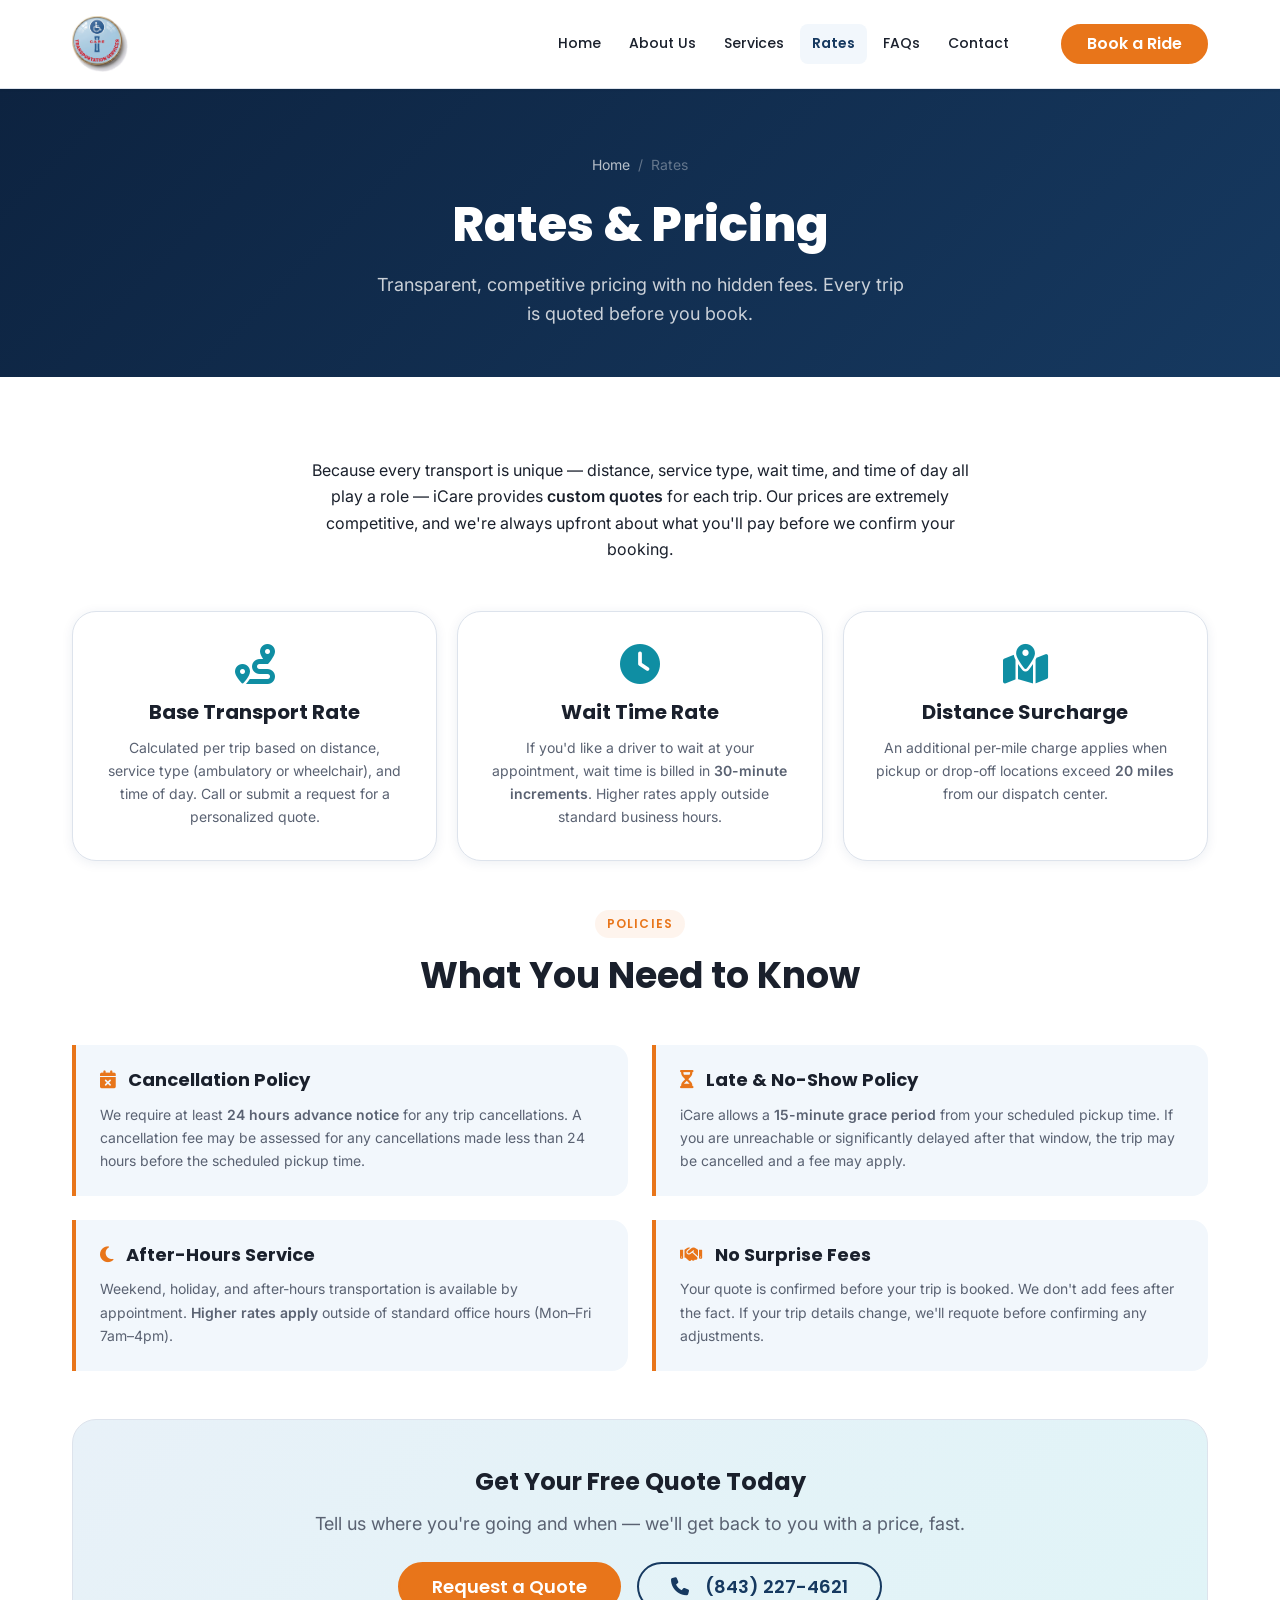
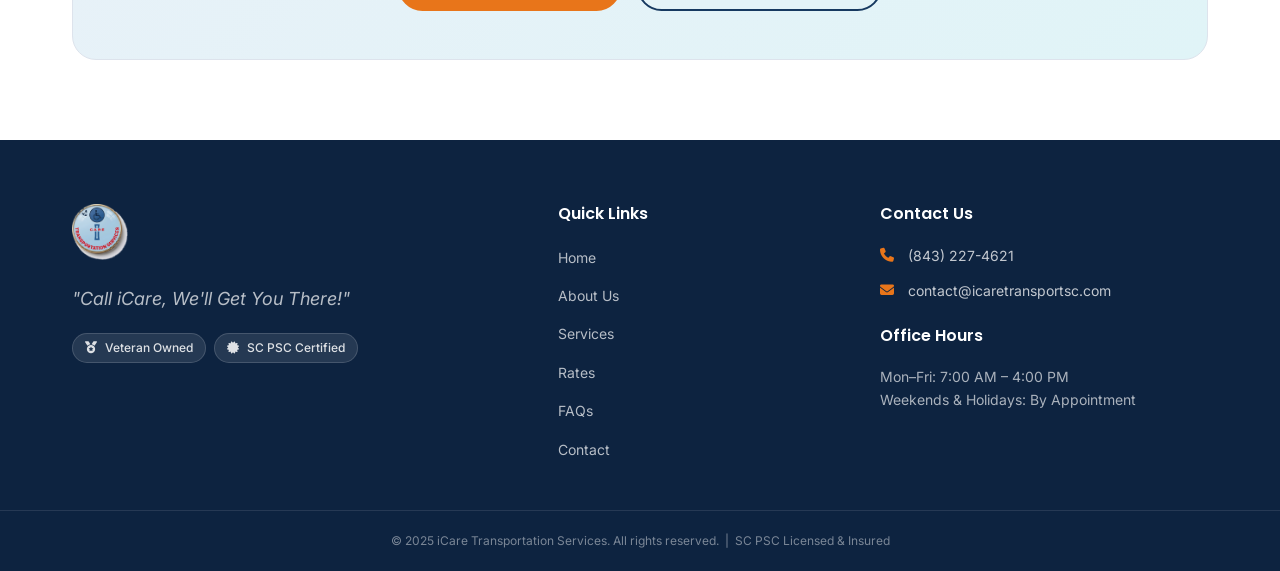
<file: public/rates.html>
<!DOCTYPE html>
<html lang="en">
<head>
  <meta charset="UTF-8">
  <meta name="viewport" content="width=device-width, initial-scale=1.0">
  <!-- Primary Meta Tags -->
  <meta name="title" content="Rates & Pricing | No Hidden Fees | iCare Transportation Services">
  <meta name="description" content="Transparent, competitive non-emergency medical transportation rates in South Carolina. Free no-obligation quotes, clear cancellation policy, no surprise fees.">
  <meta name="robots" content="index, follow, max-image-preview:large, max-snippet:-1, max-video-preview:-1">
  <meta name="author" content="iCare Transportation Services">
  <meta name="theme-color" content="#163960">
  <link rel="canonical" href="https://icaretransportsc.com/rates.html">

  <!-- Icons -->
  <link rel="icon" type="image/x-icon" href="favicon.ico">
  <link rel="icon" type="image/png" sizes="32x32" href="favicon-32x32.png">
  <link rel="icon" type="image/png" sizes="16x16" href="favicon-16x16.png">
  <link rel="apple-touch-icon" sizes="180x180" href="apple-touch-icon.png">
  <link rel="manifest" href="site.webmanifest">
  <meta name="msapplication-TileColor" content="#163960">
  <meta name="msapplication-TileImage" content="favicon-192x192.png">

  <!-- Open Graph / Facebook / LinkedIn -->
  <meta property="og:type" content="website">
  <meta property="og:site_name" content="iCare Transportation Services">
  <meta property="og:url" content="https://icaretransportsc.com/rates.html">
  <meta property="og:title" content="Rates & Pricing | Transparent NEMT Pricing in SC">
  <meta property="og:description" content="Competitive pricing with no hidden fees. Free, no-obligation quotes before you book.">
  <meta property="og:image" content="https://icaretransportsc.com/assets/images/social/og-rates.jpg">
  <meta property="og:image:secure_url" content="https://icaretransportsc.com/assets/images/social/og-rates.jpg">
  <meta property="og:image:type" content="image/jpeg">
  <meta property="og:image:width" content="1200">
  <meta property="og:image:height" content="630">
  <meta property="og:image:alt" content="Rates & Pricing | Transparent NEMT Pricing in SC">
  <meta property="og:locale" content="en_US">

  <!-- Twitter / X -->
  <meta name="twitter:card" content="summary_large_image">
  <meta name="twitter:url" content="https://icaretransportsc.com/rates.html">
  <meta name="twitter:title" content="Rates & Pricing | Transparent NEMT Pricing in SC">
  <meta name="twitter:description" content="Competitive pricing with no hidden fees. Free, no-obligation quotes before you book.">
  <meta name="twitter:image" content="https://icaretransportsc.com/assets/images/social/og-rates.jpg">
  <meta name="twitter:image:alt" content="Rates & Pricing | Transparent NEMT Pricing in SC">

  <!-- Geo -->
  <meta name="geo.region" content="US-SC">
  <meta name="geo.placename" content="Beaufort County, South Carolina">
  <meta name="geo.position" content="32.4316;-80.6698">
  <meta name="ICBM" content="32.4316, -80.6698">

  <!-- Preconnect -->
  <link rel="preconnect" href="https://fonts.googleapis.com">
  <link rel="preconnect" href="https://fonts.gstatic.com" crossorigin>
  <link rel="preconnect" href="https://cdnjs.cloudflare.com" crossorigin>

  <title>Rates & Pricing | No Hidden Fees | iCare Transportation Services</title>

  <link rel="stylesheet" href="https://fonts.googleapis.com/css2?family=Poppins:wght@400;500;600;700;800&family=Inter:wght@400;500;600&display=swap">
  <link rel="stylesheet" href="https://cdnjs.cloudflare.com/ajax/libs/font-awesome/6.5.0/css/all.min.css">
  <link rel="stylesheet" href="../css/main.css">
  <link rel="stylesheet" href="../css/pages/rates.css">
</head>
<body>

  <header class="site-header" id="site-header">
    <div class="container header-inner">
      <a href="index.html" class="logo" aria-label="iCare Transportation Services Home">
        <img class="logo-img" src="../assets/images/icare_logo.png" alt="iCare Transportation Services">
      </a>
      <nav class="main-nav" id="main-nav" aria-label="Primary navigation">
        <ul class="nav-list">
          <li><a href="index.html"    class="nav-link">Home</a></li>
          <li><a href="about.html"    class="nav-link">About Us</a></li>
          <li><a href="services.html" class="nav-link">Services</a></li>
          <li><a href="rates.html"    class="nav-link active">Rates</a></li>
          <li><a href="faq.html"      class="nav-link">FAQs</a></li>
          <li><a href="contact.html"  class="nav-link">Contact</a></li>
        </ul>
      </nav>
      <a href="contact.html" class="btn btn-accent header-cta">Book a Ride</a>
      <button class="hamburger" id="hamburger" aria-label="Open navigation menu" aria-expanded="false">
        <span></span><span></span><span></span>
      </button>
    </div>
  </header>

  <main>

    <section class="page-hero">
      <div class="container">
        <nav class="breadcrumb">
          <a href="index.html">Home</a><span>/</span><span aria-current="page">Rates</span>
        </nav>
        <h1>Rates &amp; Pricing</h1>
        <p>Transparent, competitive pricing with no hidden fees. Every trip is quoted before you book.</p>
      </div>
    </section>

    <section class="section">
      <div class="container">

        <div class="rates-intro">
          <p>Because every transport is unique — distance, service type, wait time, and time of day all play a role — iCare provides <strong>custom quotes</strong> for each trip. Our prices are extremely competitive, and we're always upfront about what you'll pay before we confirm your booking.</p>
        </div>

        <!-- Rate type cards -->
        <div class="rates-grid">
          <div class="rate-card">
            <i class="fas fa-route"></i>
            <h3>Base Transport Rate</h3>
            <p>Calculated per trip based on distance, service type (ambulatory or wheelchair), and time of day. Call or submit a request for a personalized quote.</p>
          </div>
          <div class="rate-card">
            <i class="fas fa-clock"></i>
            <h3>Wait Time Rate</h3>
            <p>If you'd like a driver to wait at your appointment, wait time is billed in <strong>30-minute increments</strong>. Higher rates apply outside standard business hours.</p>
          </div>
          <div class="rate-card">
            <i class="fas fa-map-marked-alt"></i>
            <h3>Distance Surcharge</h3>
            <p>An additional per-mile charge applies when pickup or drop-off locations exceed <strong>20 miles</strong> from our dispatch center.</p>
          </div>
        </div>

        <!-- Policies -->
        <div class="section-header" style="margin-top: var(--sp-12);">
          <span class="section-label">Policies</span>
          <h2>What You Need to Know</h2>
        </div>

        <div class="policy-grid">
          <div class="policy-card">
            <h4><i class="fas fa-calendar-xmark"></i> Cancellation Policy</h4>
            <p>We require at least <strong>24 hours advance notice</strong> for any trip cancellations. A cancellation fee may be assessed for any cancellations made less than 24 hours before the scheduled pickup time.</p>
          </div>
          <div class="policy-card">
            <h4><i class="fas fa-hourglass-half"></i> Late &amp; No-Show Policy</h4>
            <p>iCare allows a <strong>15-minute grace period</strong> from your scheduled pickup time. If you are unreachable or significantly delayed after that window, the trip may be cancelled and a fee may apply.</p>
          </div>
          <div class="policy-card">
            <h4><i class="fas fa-moon"></i> After-Hours Service</h4>
            <p>Weekend, holiday, and after-hours transportation is available by appointment. <strong>Higher rates apply</strong> outside of standard office hours (Mon–Fri 7am–4pm).</p>
          </div>
          <div class="policy-card">
            <h4><i class="fas fa-handshake"></i> No Surprise Fees</h4>
            <p>Your quote is confirmed before your trip is booked. We don't add fees after the fact. If your trip details change, we'll requote before confirming any adjustments.</p>
          </div>
        </div>

        <!-- Quote CTA -->
        <div class="quote-cta">
          <h3>Get Your Free Quote Today</h3>
          <p>Tell us where you're going and when — we'll get back to you with a price, fast.</p>
          <div class="btn-group">
            <a href="contact.html" class="btn btn-accent btn-lg">Request a Quote</a>
            <a href="tel:8432274621" class="btn btn-outline btn-lg"><i class="fas fa-phone"></i>&nbsp; (843) 227-4621</a>
          </div>
        </div>

      </div>
    </section>

  </main>

  <footer class="site-footer" role="contentinfo">
    <div class="container footer-grid">
      <div class="footer-brand">
        <a href="index.html" class="logo logo--light">
          <img class="logo-img" src="../assets/images/icare_logo.png" alt="iCare Transportation Services">
        </a>
        <p class="footer-tagline">"Call iCare, We'll Get You There!"</p>
        <div class="footer-badges">
          <span class="badge"><i class="fas fa-medal"></i> Veteran Owned</span>
          <span class="badge"><i class="fas fa-certificate"></i> SC PSC Certified</span>
        </div>
      </div>
      <div class="footer-links">
        <h4>Quick Links</h4>
        <ul>
          <li><a href="index.html">Home</a></li>
          <li><a href="about.html">About Us</a></li>
          <li><a href="services.html">Services</a></li>
          <li><a href="rates.html">Rates</a></li>
          <li><a href="faq.html">FAQs</a></li>
          <li><a href="contact.html">Contact</a></li>
        </ul>
      </div>
      <div class="footer-contact">
        <h4>Contact Us</h4>
        <ul class="contact-list">
          <li><i class="fas fa-phone"></i><a href="tel:8432274621">(843) 227-4621</a></li>
          <li><i class="fas fa-envelope"></i><a href="mailto:contact@icaretransportsc.com">contact@icaretransportsc.com</a></li>
        </ul>
        <h4 class="mt-6">Office Hours</h4>
        <p>Mon–Fri: 7:00 AM – 4:00 PM<br>Weekends &amp; Holidays: By Appointment</p>
      </div>
    </div>
    <div class="footer-bottom">
      <div class="container">
        <p>&copy; 2025 iCare Transportation Services. All rights reserved. &nbsp;|&nbsp; SC PSC Licensed &amp; Insured</p>
      </div>
    </div>
  </footer>

  <script type="module" src="../js/main.js"></script>
  <script type="application/ld+json">
  {
    "@context": "https://schema.org",
    "@type": "LocalBusiness",
    "@id": "https://icaretransportsc.com/#business",
    "name": "iCare Transportation Services",
    "description": "Safe, reliable non-emergency medical transportation in South Carolina. Veteran-owned, SC licensed, fully insured.",
    "url": "https://icaretransportsc.com",
    "telephone": "+1-843-227-4621",
    "email": "contact@icaretransportsc.com",
    "image": "https://icaretransportsc.com/assets/images/icare_logo.png",
    "logo": "https://icaretransportsc.com/assets/images/icare_logo.png",
    "priceRange": "$$",
    "address": {
      "@type": "PostalAddress",
      "addressLocality": "Beaufort County",
      "addressRegion": "SC",
      "addressCountry": "US"
    },
    "geo": {
      "@type": "GeoCoordinates",
      "latitude": 32.4316,
      "longitude": -80.6698
    },
    "openingHoursSpecification": [
      {
        "@type": "OpeningHoursSpecification",
        "dayOfWeek": ["Monday", "Tuesday", "Wednesday", "Thursday", "Friday"],
        "opens": "07:00",
        "closes": "16:00"
      }
    ],
    "areaServed": [
      { "@type": "City", "name": "Beaufort" },
      { "@type": "City", "name": "Bluffton" },
      { "@type": "City", "name": "Hilton Head Island" },
      { "@type": "City", "name": "Ridgeland" },
      { "@type": "City", "name": "Hardeeville" },
      { "@type": "City", "name": "Port Royal" },
      { "@type": "City", "name": "Yemassee" }
    ],
    "hasOfferCatalog": {
      "@type": "OfferCatalog",
      "name": "Transportation Services",
      "itemListElement": [
        {
          "@type": "Offer",
          "itemOffered": {
            "@type": "Service",
            "name": "Ambulatory Transport",
            "description": "Safe, comfortable rides for patients who walk independently. Door-to-door service."
          }
        },
        {
          "@type": "Offer",
          "itemOffered": {
            "@type": "Service",
            "name": "Wheelchair Transport",
            "description": "Wheelchair-accessible vehicles with trained drivers for safe boarding and transport."
          }
        },
        {
          "@type": "Offer",
          "itemOffered": {
            "@type": "Service",
            "name": "Facility & Private Pay",
            "description": "Partnerships with assisted living, independent living, and adult day centers."
          }
        }
      ]
    },
    "aggregateRating": {
      "@type": "AggregateRating",
      "ratingValue": "5.0",
      "reviewCount": "1"
    }
  }
  </script>
  <script type="application/ld+json">
  {
    "@context": "https://schema.org",
    "@type": "BreadcrumbList",
    "itemListElement": [
      {
        "@type": "ListItem",
        "position": 1,
        "name": "Home",
        "item": "https://icaretransportsc.com/"
      },
      {
        "@type": "ListItem",
        "position": 2,
        "name": "Rates & Pricing",
        "item": "https://icaretransportsc.com/rates.html"
      }
    ]
  }
  </script>

</body>
</html>
</file>
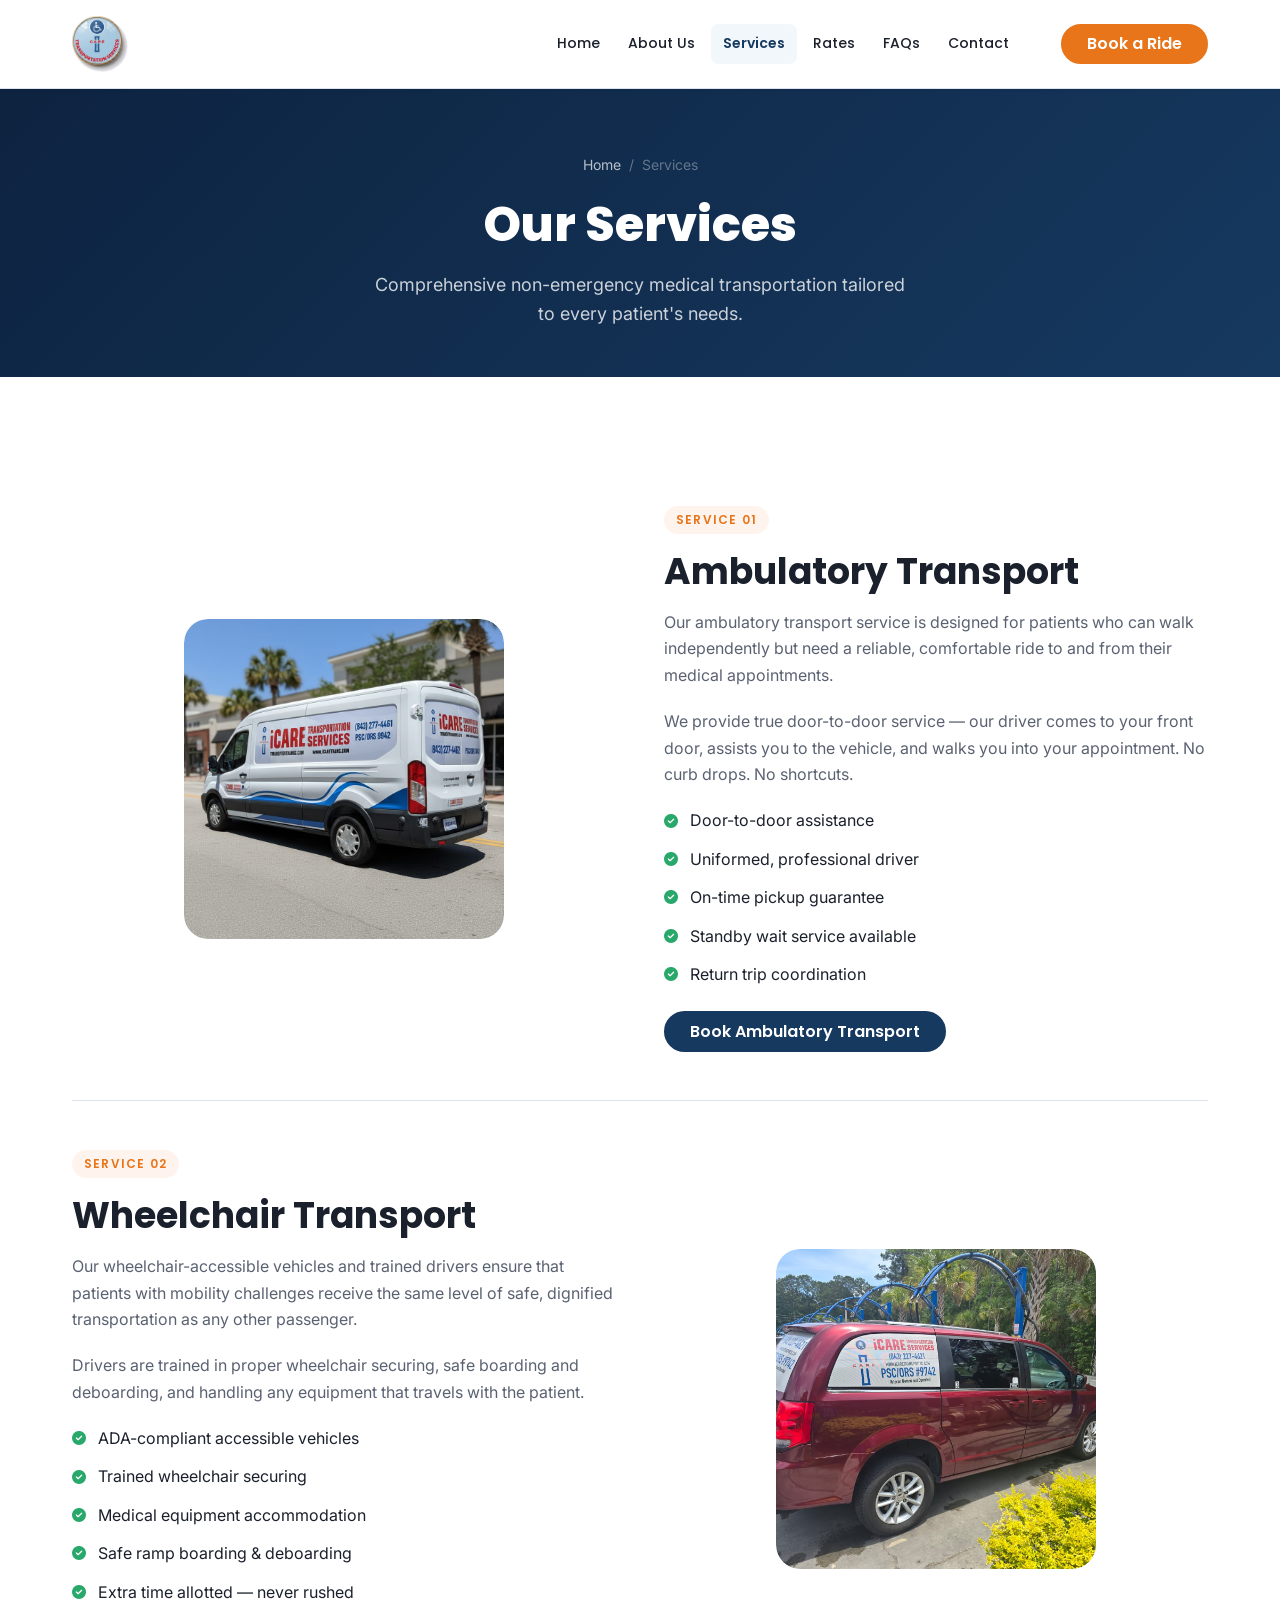
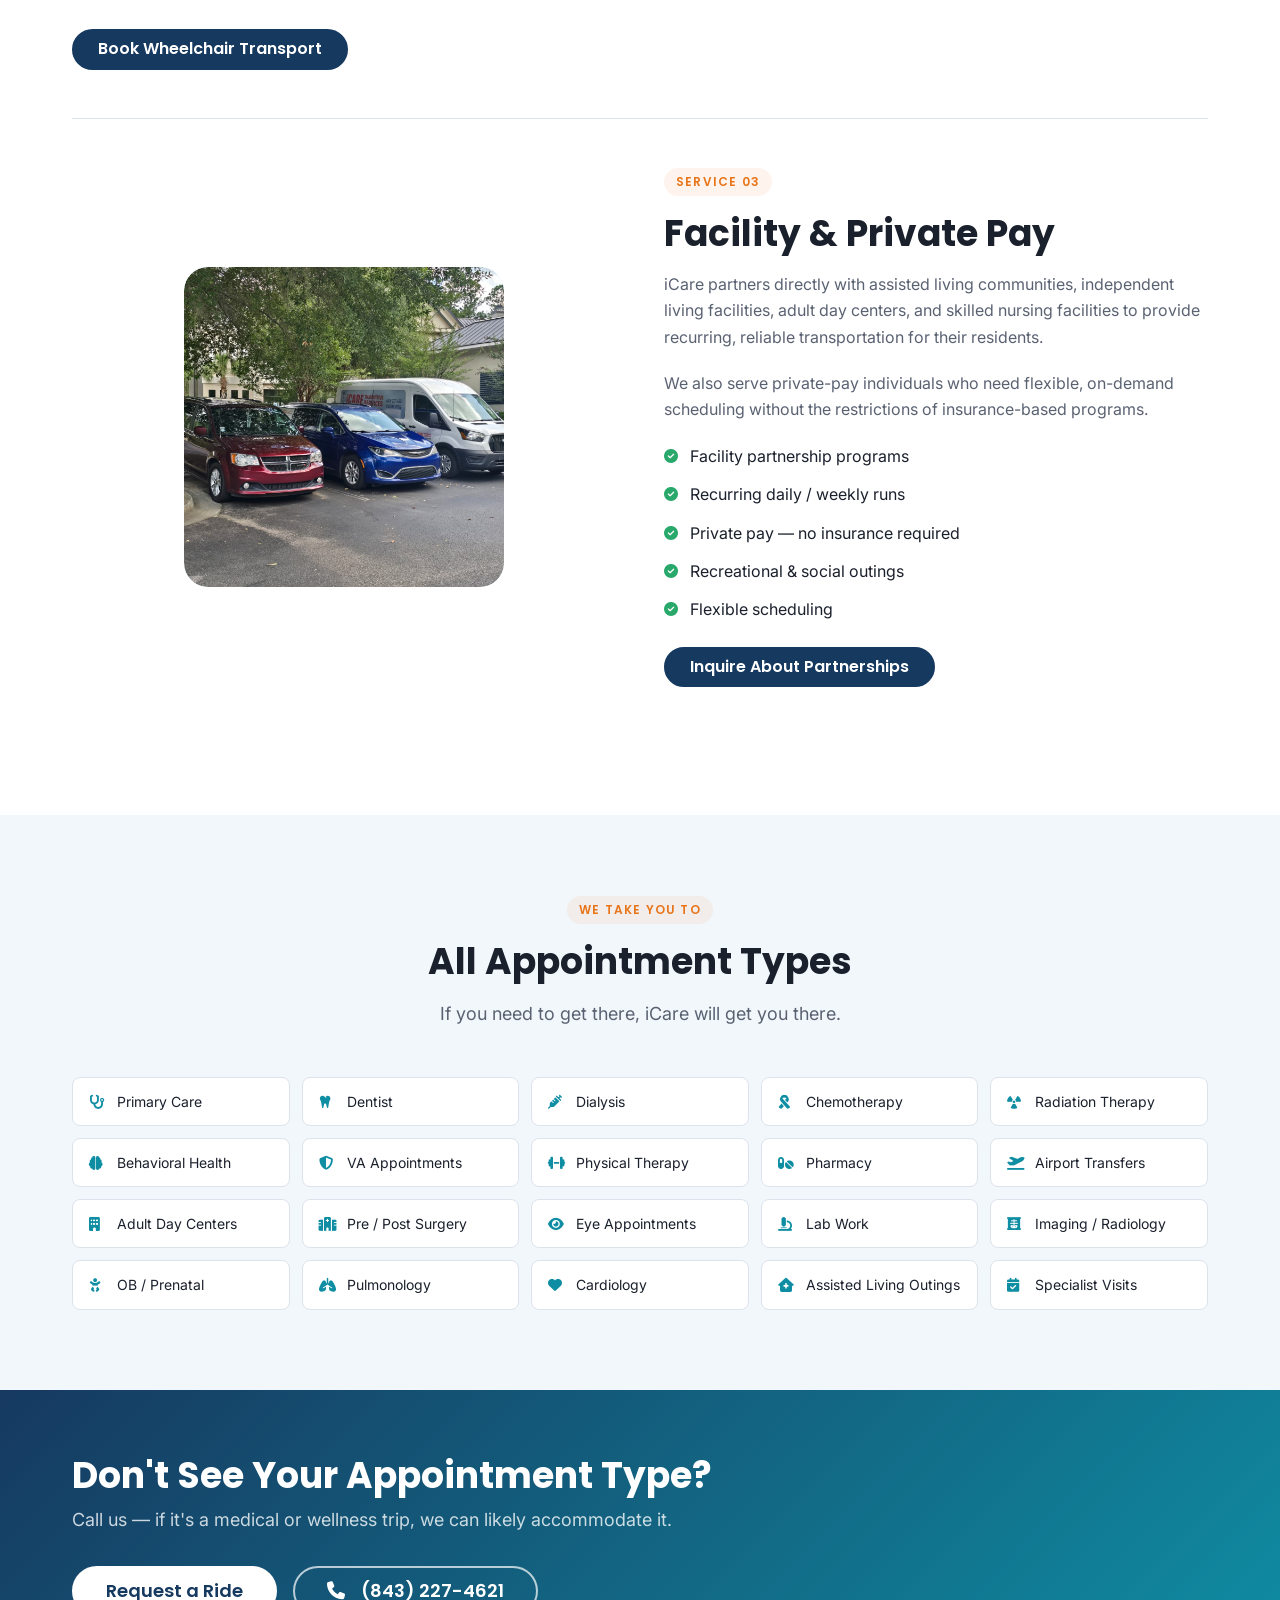
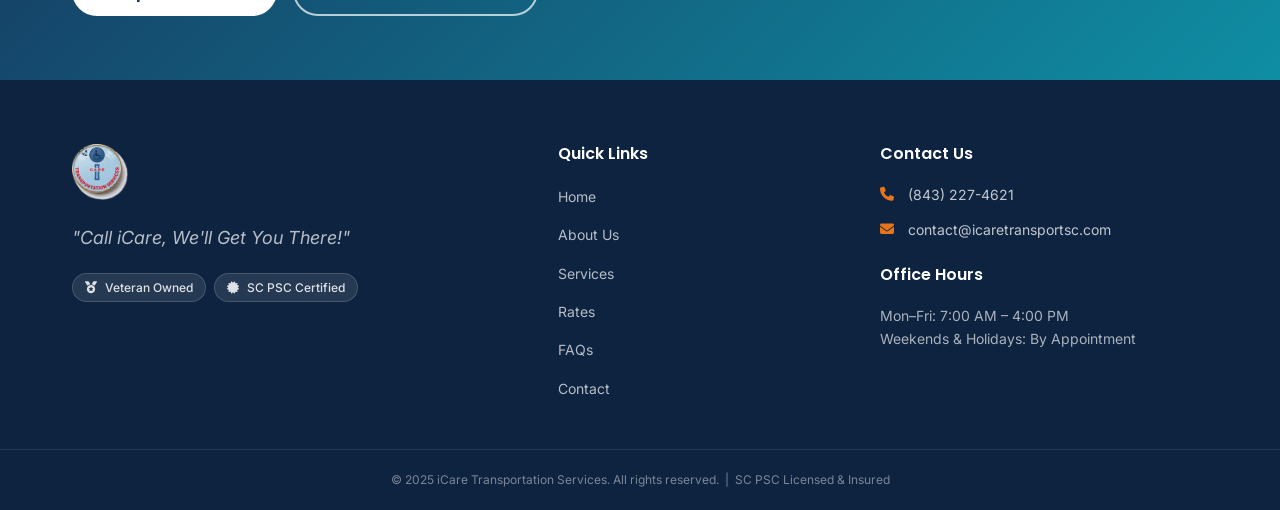
<file: public/services.html>
<!DOCTYPE html>
<html lang="en">
<head>
  <meta charset="UTF-8">
  <meta name="viewport" content="width=device-width, initial-scale=1.0">
  <!-- Primary Meta Tags -->
  <meta name="title" content="Ambulatory & Wheelchair Transport Services | iCare Transportation SC">
  <meta name="description" content="Ambulatory transport, wheelchair-accessible transport, and facility partnerships for 20+ appointment types across the SC Lowcountry. Trained drivers, accessible vehicles.">
  <meta name="robots" content="index, follow, max-image-preview:large, max-snippet:-1, max-video-preview:-1">
  <meta name="author" content="iCare Transportation Services">
  <meta name="theme-color" content="#163960">
  <link rel="canonical" href="https://icaretransportsc.com/services.html">

  <!-- Icons -->
  <link rel="icon" type="image/x-icon" href="favicon.ico">
  <link rel="icon" type="image/png" sizes="32x32" href="favicon-32x32.png">
  <link rel="icon" type="image/png" sizes="16x16" href="favicon-16x16.png">
  <link rel="apple-touch-icon" sizes="180x180" href="apple-touch-icon.png">
  <link rel="manifest" href="site.webmanifest">
  <meta name="msapplication-TileColor" content="#163960">
  <meta name="msapplication-TileImage" content="favicon-192x192.png">

  <!-- Open Graph / Facebook / LinkedIn -->
  <meta property="og:type" content="website">
  <meta property="og:site_name" content="iCare Transportation Services">
  <meta property="og:url" content="https://icaretransportsc.com/services.html">
  <meta property="og:title" content="Our Services | Ambulatory & Wheelchair Transport in SC">
  <meta property="og:description" content="Ambulatory, wheelchair, and facility transport for 20+ appointment types across South Carolina.">
  <meta property="og:image" content="https://icaretransportsc.com/assets/images/social/og-services.jpg">
  <meta property="og:image:secure_url" content="https://icaretransportsc.com/assets/images/social/og-services.jpg">
  <meta property="og:image:type" content="image/jpeg">
  <meta property="og:image:width" content="1200">
  <meta property="og:image:height" content="630">
  <meta property="og:image:alt" content="Our Services | Ambulatory & Wheelchair Transport in SC">
  <meta property="og:locale" content="en_US">

  <!-- Twitter / X -->
  <meta name="twitter:card" content="summary_large_image">
  <meta name="twitter:url" content="https://icaretransportsc.com/services.html">
  <meta name="twitter:title" content="Our Services | Ambulatory & Wheelchair Transport in SC">
  <meta name="twitter:description" content="Ambulatory, wheelchair, and facility transport for 20+ appointment types across South Carolina.">
  <meta name="twitter:image" content="https://icaretransportsc.com/assets/images/social/og-services.jpg">
  <meta name="twitter:image:alt" content="Our Services | Ambulatory & Wheelchair Transport in SC">

  <!-- Geo -->
  <meta name="geo.region" content="US-SC">
  <meta name="geo.placename" content="Beaufort County, South Carolina">
  <meta name="geo.position" content="32.4316;-80.6698">
  <meta name="ICBM" content="32.4316, -80.6698">

  <!-- Preconnect -->
  <link rel="preconnect" href="https://fonts.googleapis.com">
  <link rel="preconnect" href="https://fonts.gstatic.com" crossorigin>
  <link rel="preconnect" href="https://cdnjs.cloudflare.com" crossorigin>

  <title>Ambulatory & Wheelchair Transport Services | iCare Transportation SC</title>

  <link rel="stylesheet" href="https://fonts.googleapis.com/css2?family=Poppins:wght@400;500;600;700;800&family=Inter:wght@400;500;600&display=swap">
  <link rel="stylesheet" href="https://cdnjs.cloudflare.com/ajax/libs/font-awesome/6.5.0/css/all.min.css">
  <link rel="stylesheet" href="../css/main.css">
  <link rel="stylesheet" href="../css/pages/services.css">
</head>
<body>

  <header class="site-header" id="site-header">
    <div class="container header-inner">
      <a href="index.html" class="logo" aria-label="iCare Transportation Services Home">
        <img class="logo-img" src="../assets/images/icare_logo.png" alt="iCare Transportation Services">
      </a>
      <nav class="main-nav" id="main-nav" aria-label="Primary navigation">
        <ul class="nav-list">
          <li><a href="index.html"    class="nav-link">Home</a></li>
          <li><a href="about.html"    class="nav-link">About Us</a></li>
          <li><a href="services.html" class="nav-link active">Services</a></li>
          <li><a href="rates.html"    class="nav-link">Rates</a></li>
          <li><a href="faq.html"      class="nav-link">FAQs</a></li>
          <li><a href="contact.html"  class="nav-link">Contact</a></li>
        </ul>
      </nav>
      <a href="contact.html" class="btn btn-accent header-cta">Book a Ride</a>
      <button class="hamburger" id="hamburger" aria-label="Open navigation menu" aria-expanded="false">
        <span></span><span></span><span></span>
      </button>
    </div>
  </header>

  <main>

    <section class="page-hero">
      <div class="container">
        <nav class="breadcrumb">
          <a href="index.html">Home</a><span>/</span><span aria-current="page">Services</span>
        </nav>
        <h1>Our Services</h1>
        <p>Comprehensive non-emergency medical transportation tailored to every patient's needs.</p>
      </div>
    </section>

    <!-- SERVICE DETAILS -->
    <section class="section">
      <div class="container">

        <div class="service-detail">
          <div class="service-icon-wrap"><img src="../assets/images/vehicles/van-1.jpg" alt="iCare Transportation van used for ambulatory transport"></div>
          <div class="service-text">
            <span class="section-label">Service 01</span>
            <h2>Ambulatory Transport</h2>
            <p>Our ambulatory transport service is designed for patients who can walk independently but need a reliable, comfortable ride to and from their medical appointments.</p>
            <p>We provide true door-to-door service — our driver comes to your front door, assists you to the vehicle, and walks you into your appointment. No curb drops. No shortcuts.</p>
            <ul class="service-list">
              <li><i class="fas fa-check-circle"></i> Door-to-door assistance</li>
              <li><i class="fas fa-check-circle"></i> Uniformed, professional driver</li>
              <li><i class="fas fa-check-circle"></i> On-time pickup guarantee</li>
              <li><i class="fas fa-check-circle"></i> Standby wait service available</li>
              <li><i class="fas fa-check-circle"></i> Return trip coordination</li>
            </ul>
            <a href="contact.html" class="btn btn-primary">Book Ambulatory Transport</a>
          </div>
        </div>

        <div class="service-detail reverse">
          <div class="service-icon-wrap"><img src="../assets/images/vehicles/van-2.jpg" alt="iCare Transportation wheelchair-accessible van"></div>
          <div class="service-text">
            <span class="section-label">Service 02</span>
            <h2>Wheelchair Transport</h2>
            <p>Our wheelchair-accessible vehicles and trained drivers ensure that patients with mobility challenges receive the same level of safe, dignified transportation as any other passenger.</p>
            <p>Drivers are trained in proper wheelchair securing, safe boarding and deboarding, and handling any equipment that travels with the patient.</p>
            <ul class="service-list">
              <li><i class="fas fa-check-circle"></i> ADA-compliant accessible vehicles</li>
              <li><i class="fas fa-check-circle"></i> Trained wheelchair securing</li>
              <li><i class="fas fa-check-circle"></i> Medical equipment accommodation</li>
              <li><i class="fas fa-check-circle"></i> Safe ramp boarding &amp; deboarding</li>
              <li><i class="fas fa-check-circle"></i> Extra time allotted — never rushed</li>
            </ul>
            <a href="contact.html" class="btn btn-primary">Book Wheelchair Transport</a>
          </div>
        </div>

        <div class="service-detail">
          <div class="service-icon-wrap"><img src="../assets/images/vehicles/van-3.jpg" alt="iCare Transportation van for facility and private pay clients"></div>
          <div class="service-text">
            <span class="section-label">Service 03</span>
            <h2>Facility &amp; Private Pay</h2>
            <p>iCare partners directly with assisted living communities, independent living facilities, adult day centers, and skilled nursing facilities to provide recurring, reliable transportation for their residents.</p>
            <p>We also serve private-pay individuals who need flexible, on-demand scheduling without the restrictions of insurance-based programs.</p>
            <ul class="service-list">
              <li><i class="fas fa-check-circle"></i> Facility partnership programs</li>
              <li><i class="fas fa-check-circle"></i> Recurring daily / weekly runs</li>
              <li><i class="fas fa-check-circle"></i> Private pay — no insurance required</li>
              <li><i class="fas fa-check-circle"></i> Recreational &amp; social outings</li>
              <li><i class="fas fa-check-circle"></i> Flexible scheduling</li>
            </ul>
            <a href="contact.html" class="btn btn-primary">Inquire About Partnerships</a>
          </div>
        </div>

      </div>
    </section>

    <!-- APPOINTMENT TYPES -->
    <section class="section bg-light">
      <div class="container">
        <div class="section-header">
          <span class="section-label">We Take You To</span>
          <h2>All Appointment Types</h2>
          <p>If you need to get there, iCare will get you there.</p>
        </div>
        <div class="appt-matrix">
          <div class="appt-item"><i class="fas fa-stethoscope"></i> Primary Care</div>
          <div class="appt-item"><i class="fas fa-tooth"></i> Dentist</div>
          <div class="appt-item"><i class="fas fa-syringe"></i> Dialysis</div>
          <div class="appt-item"><i class="fas fa-ribbon"></i> Chemotherapy</div>
          <div class="appt-item"><i class="fas fa-radiation"></i> Radiation Therapy</div>
          <div class="appt-item"><i class="fas fa-brain"></i> Behavioral Health</div>
          <div class="appt-item"><i class="fas fa-shield-halved"></i> VA Appointments</div>
          <div class="appt-item"><i class="fas fa-dumbbell"></i> Physical Therapy</div>
          <div class="appt-item"><i class="fas fa-pills"></i> Pharmacy</div>
          <div class="appt-item"><i class="fas fa-plane-departure"></i> Airport Transfers</div>
          <div class="appt-item"><i class="fas fa-building"></i> Adult Day Centers</div>
          <div class="appt-item"><i class="fas fa-hospital"></i> Pre / Post Surgery</div>
          <div class="appt-item"><i class="fas fa-eye"></i> Eye Appointments</div>
          <div class="appt-item"><i class="fas fa-microscope"></i> Lab Work</div>
          <div class="appt-item"><i class="fas fa-x-ray"></i> Imaging / Radiology</div>
          <div class="appt-item"><i class="fas fa-baby"></i> OB / Prenatal</div>
          <div class="appt-item"><i class="fas fa-lungs"></i> Pulmonology</div>
          <div class="appt-item"><i class="fas fa-heart"></i> Cardiology</div>
          <div class="appt-item"><i class="fas fa-house-medical"></i> Assisted Living Outings</div>
          <div class="appt-item"><i class="fas fa-calendar-check"></i> Specialist Visits</div>
        </div>
      </div>
    </section>

    <section class="cta-banner">
      <div class="container cta-inner">
        <div class="cta-text">
          <h2>Don't See Your Appointment Type?</h2>
          <p>Call us — if it's a medical or wellness trip, we can likely accommodate it.</p>
        </div>
        <div class="cta-actions">
          <a href="contact.html" class="btn btn-white btn-lg">Request a Ride</a>
          <a href="tel:8432274621" class="btn btn-outline-white btn-lg"><i class="fas fa-phone"></i>&nbsp; (843) 227-4621</a>
        </div>
      </div>
    </section>

  </main>

  <footer class="site-footer" role="contentinfo">
    <div class="container footer-grid">
      <div class="footer-brand">
        <a href="index.html" class="logo logo--light">
          <img class="logo-img" src="../assets/images/icare_logo.png" alt="iCare Transportation Services">
        </a>
        <p class="footer-tagline">"Call iCare, We'll Get You There!"</p>
        <div class="footer-badges">
          <span class="badge"><i class="fas fa-medal"></i> Veteran Owned</span>
          <span class="badge"><i class="fas fa-certificate"></i> SC PSC Certified</span>
        </div>
      </div>
      <div class="footer-links">
        <h4>Quick Links</h4>
        <ul>
          <li><a href="index.html">Home</a></li>
          <li><a href="about.html">About Us</a></li>
          <li><a href="services.html">Services</a></li>
          <li><a href="rates.html">Rates</a></li>
          <li><a href="faq.html">FAQs</a></li>
          <li><a href="contact.html">Contact</a></li>
        </ul>
      </div>
      <div class="footer-contact">
        <h4>Contact Us</h4>
        <ul class="contact-list">
          <li><i class="fas fa-phone"></i><a href="tel:8432274621">(843) 227-4621</a></li>
          <li><i class="fas fa-envelope"></i><a href="mailto:contact@icaretransportsc.com">contact@icaretransportsc.com</a></li>
        </ul>
        <h4 class="mt-6">Office Hours</h4>
        <p>Mon–Fri: 7:00 AM – 4:00 PM<br>Weekends &amp; Holidays: By Appointment</p>
      </div>
    </div>
    <div class="footer-bottom">
      <div class="container">
        <p>&copy; 2025 iCare Transportation Services. All rights reserved. &nbsp;|&nbsp; SC PSC Licensed &amp; Insured</p>
      </div>
    </div>
  </footer>

  <script type="module" src="../js/main.js"></script>
  <script type="application/ld+json">
  {
    "@context": "https://schema.org",
    "@type": "LocalBusiness",
    "@id": "https://icaretransportsc.com/#business",
    "name": "iCare Transportation Services",
    "description": "Safe, reliable non-emergency medical transportation in South Carolina. Veteran-owned, SC licensed, fully insured.",
    "url": "https://icaretransportsc.com",
    "telephone": "+1-843-227-4621",
    "email": "contact@icaretransportsc.com",
    "image": "https://icaretransportsc.com/assets/images/icare_logo.png",
    "logo": "https://icaretransportsc.com/assets/images/icare_logo.png",
    "priceRange": "$$",
    "address": {
      "@type": "PostalAddress",
      "addressLocality": "Beaufort County",
      "addressRegion": "SC",
      "addressCountry": "US"
    },
    "geo": {
      "@type": "GeoCoordinates",
      "latitude": 32.4316,
      "longitude": -80.6698
    },
    "openingHoursSpecification": [
      {
        "@type": "OpeningHoursSpecification",
        "dayOfWeek": ["Monday", "Tuesday", "Wednesday", "Thursday", "Friday"],
        "opens": "07:00",
        "closes": "16:00"
      }
    ],
    "areaServed": [
      { "@type": "City", "name": "Beaufort" },
      { "@type": "City", "name": "Bluffton" },
      { "@type": "City", "name": "Hilton Head Island" },
      { "@type": "City", "name": "Ridgeland" },
      { "@type": "City", "name": "Hardeeville" },
      { "@type": "City", "name": "Port Royal" },
      { "@type": "City", "name": "Yemassee" }
    ],
    "hasOfferCatalog": {
      "@type": "OfferCatalog",
      "name": "Transportation Services",
      "itemListElement": [
        {
          "@type": "Offer",
          "itemOffered": {
            "@type": "Service",
            "name": "Ambulatory Transport",
            "description": "Safe, comfortable rides for patients who walk independently. Door-to-door service."
          }
        },
        {
          "@type": "Offer",
          "itemOffered": {
            "@type": "Service",
            "name": "Wheelchair Transport",
            "description": "Wheelchair-accessible vehicles with trained drivers for safe boarding and transport."
          }
        },
        {
          "@type": "Offer",
          "itemOffered": {
            "@type": "Service",
            "name": "Facility & Private Pay",
            "description": "Partnerships with assisted living, independent living, and adult day centers."
          }
        }
      ]
    },
    "aggregateRating": {
      "@type": "AggregateRating",
      "ratingValue": "5.0",
      "reviewCount": "1"
    }
  }
  </script>
  <script type="application/ld+json">
  {
    "@context": "https://schema.org",
    "@type": "BreadcrumbList",
    "itemListElement": [
      {
        "@type": "ListItem",
        "position": 1,
        "name": "Home",
        "item": "https://icaretransportsc.com/"
      },
      {
        "@type": "ListItem",
        "position": 2,
        "name": "Our Services",
        "item": "https://icaretransportsc.com/services.html"
      }
    ]
  }
  </script>

</body>
</html>
</file>
<file: docs/css/main.css>
@import url('./variables.css');
@import url('./components/buttons.css');
@import url('./components/header.css');
@import url('./components/footer.css');
@import url('./components/hero.css');
@import url('./components/cards.css');
@import url('./components/forms.css');

/* ===== RESET & BASE ===== */
*, *::before, *::after { box-sizing: border-box; margin: 0; padding: 0; }

html { scroll-behavior: smooth; -webkit-text-size-adjust: 100%; }

body {
  font-family: var(--ff-body);
  font-size: var(--fs-base);
  color: var(--clr-text);
  background: var(--clr-white);
  line-height: var(--lh-base);
  -webkit-font-smoothing: antialiased;
}

img, video { max-width: 100%; height: auto; display: block; }

a { color: inherit; }

ul, ol { list-style: none; }

/* ===== TYPOGRAPHY ===== */
h1, h2, h3, h4, h5 {
  font-family: var(--ff-heading);
  font-weight: var(--fw-bold);
  line-height: var(--lh-tight);
  color: var(--clr-text);
}

h1 { font-size: clamp(var(--fs-3xl), 5vw, var(--fs-5xl)); }
h2 { font-size: clamp(var(--fs-2xl), 4vw, var(--fs-4xl)); }
h3 { font-size: clamp(var(--fs-xl), 3vw, var(--fs-2xl)); }
h4 { font-size: var(--fs-lg); }
h5 { font-size: var(--fs-base); }

p { line-height: var(--lh-base); }

strong { font-weight: var(--fw-semi); }

/* ===== LAYOUT ===== */
.container {
  width: 100%;
  max-width: var(--container-max);
  margin-left: auto;
  margin-right: auto;
  padding-left: var(--container-pad);
  padding-right: var(--container-pad);
}

/* ===== SECTIONS ===== */
.section {
  padding: var(--sp-20) 0;
}

.section-sm { padding: var(--sp-12) 0; }

.bg-light { background: var(--clr-bg); }
.bg-primary { background: var(--clr-primary); }
.bg-dark { background: var(--clr-primary-dark); }

/* Section header */
.section-header {
  text-align: center;
  max-width: 640px;
  margin: 0 auto var(--sp-12);
}

.section-label {
  display: inline-block;
  font-family: var(--ff-heading);
  font-size: var(--fs-xs);
  font-weight: var(--fw-semi);
  letter-spacing: 0.1em;
  text-transform: uppercase;
  color: var(--clr-accent);
  background: rgba(232,117,26,0.08);
  padding: var(--sp-1) var(--sp-3);
  border-radius: var(--radius-full);
  margin-bottom: var(--sp-4);
}

.section-header h2 {
  margin-bottom: var(--sp-4);
  color: var(--clr-text);
}

.section-header p {
  font-size: var(--fs-lg);
  color: var(--clr-text-muted);
}

/* ===== CTA BANNER ===== */
.cta-banner {
  background: linear-gradient(135deg, var(--clr-primary), var(--clr-teal));
  color: var(--clr-white);
  padding: var(--sp-16) 0;
}

.cta-inner {
  display: flex;
  align-items: center;
  justify-content: space-between;
  gap: var(--sp-8);
  flex-wrap: wrap;
}

.cta-text h2 {
  color: var(--clr-white);
  font-size: clamp(var(--fs-2xl), 3vw, var(--fs-4xl));
  margin-bottom: var(--sp-2);
}

.cta-text p {
  color: rgba(255,255,255,0.78);
  font-size: var(--fs-lg);
}

.cta-actions {
  display: flex;
  flex-wrap: wrap;
  gap: var(--sp-4);
  flex-shrink: 0;
}

/* ===== UTILITY ===== */
.text-center { text-align: center; }
.text-accent  { color: var(--clr-accent); }
.text-muted   { color: var(--clr-text-muted); }

.mt-2  { margin-top: var(--sp-2); }
.mt-4  { margin-top: var(--sp-4); }
.mt-6  { margin-top: var(--sp-6); }
.mt-8  { margin-top: var(--sp-8); }
.mb-4  { margin-bottom: var(--sp-4); }
.mb-6  { margin-bottom: var(--sp-6); }
.mb-8  { margin-bottom: var(--sp-8); }

.sr-only {
  position: absolute;
  width: 1px; height: 1px;
  padding: 0; margin: -1px;
  overflow: hidden;
  clip: rect(0,0,0,0);
  white-space: nowrap;
  border: 0;
}

/* ===== SCROLL-TO-TOP ===== */
.scroll-top {
  position: fixed;
  bottom: var(--sp-6);
  right: var(--sp-6);
  width: 44px;
  height: 44px;
  background: var(--clr-primary);
  color: var(--clr-white);
  border: none;
  border-radius: var(--radius-full);
  display: flex;
  align-items: center;
  justify-content: center;
  cursor: pointer;
  box-shadow: var(--shadow-md);
  opacity: 0;
  transform: translateY(10px);
  transition: var(--ease);
  z-index: var(--z-nav);
}

.scroll-top.visible {
  opacity: 1;
  transform: translateY(0);
}

.scroll-top:hover {
  background: var(--clr-accent);
  transform: translateY(-2px);
}

/* ===== RESPONSIVE HELPERS ===== */
@media (max-width: 900px) {
  .section  { padding: var(--sp-16) 0; }
  .cta-inner { flex-direction: column; text-align: center; }
  .cta-actions { justify-content: center; }
}

@media (max-width: 600px) {
  .section { padding: var(--sp-12) 0; }
}
</file>
<file: docs/css/pages/home.css>
/* Fleet banner image */
.fleet-banner {
  border-radius: var(--radius-xl);
  overflow: hidden;
  height: 420px;
}

.fleet-banner img {
  width: 100%;
  height: 100%;
  object-fit: cover;
  display: block;
}

/* Appointment tags grid */
.appt-grid {
  display: flex;
  flex-wrap: wrap;
  gap: var(--sp-3);
  justify-content: center;
}

.appt-tag {
  display: inline-flex;
  align-items: center;
  gap: var(--sp-2);
  padding: var(--sp-2) var(--sp-4);
  background: var(--clr-white);
  border: 1.5px solid var(--clr-border);
  border-radius: var(--radius-full);
  font-size: var(--fs-sm);
  font-weight: var(--fw-medium);
  color: var(--clr-text);
  transition: var(--ease);
}

.appt-tag:hover {
  border-color: var(--clr-primary);
  color: var(--clr-primary);
  background: var(--clr-bg);
  transform: translateY(-2px);
}

.appt-tag i { color: var(--clr-teal); }

/* Hours & area split */
.hours-grid {
  display: grid;
  grid-template-columns: 1fr 1fr;
  gap: var(--sp-12);
  align-items: start;
}

.hours-block h3,
.area-block h3 {
  display: flex;
  align-items: center;
  gap: var(--sp-3);
  font-size: var(--fs-2xl);
  color: var(--clr-text);
  margin-bottom: var(--sp-6);
}

.hours-block h3 i,
.area-block h3 i { color: var(--clr-accent); }

.hours-table {
  width: 100%;
  border-collapse: collapse;
}

.hours-table td {
  padding: var(--sp-3) 0;
  font-size: var(--fs-base);
  border-bottom: 1px solid var(--clr-border);
}

.hours-table td:first-child {
  color: var(--clr-text);
  font-weight: var(--fw-medium);
}

.hours-table td:last-child {
  color: var(--clr-text-muted);
  text-align: right;
}

.area-block p {
  font-size: var(--fs-base);
  color: var(--clr-text-muted);
  line-height: var(--lh-base);
  margin-bottom: var(--sp-4);
}

.area-note {
  font-size: var(--fs-sm) !important;
  color: #8A95A3 !important;
  font-style: italic;
}

@media (max-width: 768px) {
  .hours-grid { grid-template-columns: 1fr; gap: var(--sp-8); }
  .fleet-banner { height: 260px; }
}
</file>
<file: css/main.css>
@import url('./variables.css');
@import url('./components/buttons.css');
@import url('./components/header.css');
@import url('./components/footer.css');
@import url('./components/hero.css');
@import url('./components/cards.css');
@import url('./components/forms.css');

/* ===== RESET & BASE ===== */
*, *::before, *::after { box-sizing: border-box; margin: 0; padding: 0; }

html { scroll-behavior: smooth; -webkit-text-size-adjust: 100%; }

body {
  font-family: var(--ff-body);
  font-size: var(--fs-base);
  color: var(--clr-text);
  background: var(--clr-white);
  line-height: var(--lh-base);
  -webkit-font-smoothing: antialiased;
}

img, video { max-width: 100%; height: auto; display: block; }

a { color: inherit; }

ul, ol { list-style: none; }

/* ===== TYPOGRAPHY ===== */
h1, h2, h3, h4, h5 {
  font-family: var(--ff-heading);
  font-weight: var(--fw-bold);
  line-height: var(--lh-tight);
  color: var(--clr-text);
}

h1 { font-size: clamp(var(--fs-3xl), 5vw, var(--fs-5xl)); }
h2 { font-size: clamp(var(--fs-2xl), 4vw, var(--fs-4xl)); }
h3 { font-size: clamp(var(--fs-xl), 3vw, var(--fs-2xl)); }
h4 { font-size: var(--fs-lg); }
h5 { font-size: var(--fs-base); }

p { line-height: var(--lh-base); }

strong { font-weight: var(--fw-semi); }

/* ===== LAYOUT ===== */
.container {
  width: 100%;
  max-width: var(--container-max);
  margin-left: auto;
  margin-right: auto;
  padding-left: var(--container-pad);
  padding-right: var(--container-pad);
}

/* ===== SECTIONS ===== */
.section {
  padding: var(--sp-20) 0;
}

.section-sm { padding: var(--sp-12) 0; }

.bg-light { background: var(--clr-bg); }
.bg-primary { background: var(--clr-primary); }
.bg-dark { background: var(--clr-primary-dark); }

/* Section header */
.section-header {
  text-align: center;
  max-width: 640px;
  margin: 0 auto var(--sp-12);
}

.section-label {
  display: inline-block;
  font-family: var(--ff-heading);
  font-size: var(--fs-xs);
  font-weight: var(--fw-semi);
  letter-spacing: 0.1em;
  text-transform: uppercase;
  color: var(--clr-accent);
  background: rgba(232,117,26,0.08);
  padding: var(--sp-1) var(--sp-3);
  border-radius: var(--radius-full);
  margin-bottom: var(--sp-4);
}

.section-header h2 {
  margin-bottom: var(--sp-4);
  color: var(--clr-text);
}

.section-header p {
  font-size: var(--fs-lg);
  color: var(--clr-text-muted);
}

/* ===== CTA BANNER ===== */
.cta-banner {
  background: linear-gradient(135deg, var(--clr-primary), var(--clr-teal));
  color: var(--clr-white);
  padding: var(--sp-16) 0;
}

.cta-inner {
  display: flex;
  align-items: center;
  justify-content: space-between;
  gap: var(--sp-8);
  flex-wrap: wrap;
}

.cta-text h2 {
  color: var(--clr-white);
  font-size: clamp(var(--fs-2xl), 3vw, var(--fs-4xl));
  margin-bottom: var(--sp-2);
}

.cta-text p {
  color: rgba(255,255,255,0.78);
  font-size: var(--fs-lg);
}

.cta-actions {
  display: flex;
  flex-wrap: wrap;
  gap: var(--sp-4);
  flex-shrink: 0;
}

/* ===== UTILITY ===== */
.text-center { text-align: center; }
.text-accent  { color: var(--clr-accent); }
.text-muted   { color: var(--clr-text-muted); }

.mt-2  { margin-top: var(--sp-2); }
.mt-4  { margin-top: var(--sp-4); }
.mt-6  { margin-top: var(--sp-6); }
.mt-8  { margin-top: var(--sp-8); }
.mb-4  { margin-bottom: var(--sp-4); }
.mb-6  { margin-bottom: var(--sp-6); }
.mb-8  { margin-bottom: var(--sp-8); }

.sr-only {
  position: absolute;
  width: 1px; height: 1px;
  padding: 0; margin: -1px;
  overflow: hidden;
  clip: rect(0,0,0,0);
  white-space: nowrap;
  border: 0;
}

/* ===== SCROLL-TO-TOP ===== */
.scroll-top {
  position: fixed;
  bottom: var(--sp-6);
  right: var(--sp-6);
  width: 44px;
  height: 44px;
  background: var(--clr-primary);
  color: var(--clr-white);
  border: none;
  border-radius: var(--radius-full);
  display: flex;
  align-items: center;
  justify-content: center;
  cursor: pointer;
  box-shadow: var(--shadow-md);
  opacity: 0;
  transform: translateY(10px);
  transition: var(--ease);
  z-index: var(--z-nav);
}

.scroll-top.visible {
  opacity: 1;
  transform: translateY(0);
}

.scroll-top:hover {
  background: var(--clr-accent);
  transform: translateY(-2px);
}

/* ===== RESPONSIVE HELPERS ===== */
@media (max-width: 900px) {
  .section  { padding: var(--sp-16) 0; }
  .cta-inner { flex-direction: column; text-align: center; }
  .cta-actions { justify-content: center; }
}

@media (max-width: 600px) {
  .section { padding: var(--sp-12) 0; }
}
</file>
<file: css/pages/home.css>
/* Fleet banner image */
.fleet-banner {
  border-radius: var(--radius-xl);
  overflow: hidden;
  height: 420px;
}

.fleet-banner img {
  width: 100%;
  height: 100%;
  object-fit: cover;
  display: block;
}

/* Appointment tags grid */
.appt-grid {
  display: flex;
  flex-wrap: wrap;
  gap: var(--sp-3);
  justify-content: center;
}

.appt-tag {
  display: inline-flex;
  align-items: center;
  gap: var(--sp-2);
  padding: var(--sp-2) var(--sp-4);
  background: var(--clr-white);
  border: 1.5px solid var(--clr-border);
  border-radius: var(--radius-full);
  font-size: var(--fs-sm);
  font-weight: var(--fw-medium);
  color: var(--clr-text);
  transition: var(--ease);
}

.appt-tag:hover {
  border-color: var(--clr-primary);
  color: var(--clr-primary);
  background: var(--clr-bg);
  transform: translateY(-2px);
}

.appt-tag i { color: var(--clr-teal); }

/* Hours & area split */
.hours-grid {
  display: grid;
  grid-template-columns: 1fr 1fr;
  gap: var(--sp-12);
  align-items: start;
}

.hours-block h3,
.area-block h3 {
  display: flex;
  align-items: center;
  gap: var(--sp-3);
  font-size: var(--fs-2xl);
  color: var(--clr-text);
  margin-bottom: var(--sp-6);
}

.hours-block h3 i,
.area-block h3 i { color: var(--clr-accent); }

.hours-table {
  width: 100%;
  border-collapse: collapse;
}

.hours-table td {
  padding: var(--sp-3) 0;
  font-size: var(--fs-base);
  border-bottom: 1px solid var(--clr-border);
}

.hours-table td:first-child {
  color: var(--clr-text);
  font-weight: var(--fw-medium);
}

.hours-table td:last-child {
  color: var(--clr-text-muted);
  text-align: right;
}

.area-block p {
  font-size: var(--fs-base);
  color: var(--clr-text-muted);
  line-height: var(--lh-base);
  margin-bottom: var(--sp-4);
}

.area-note {
  font-size: var(--fs-sm) !important;
  color: #8A95A3 !important;
  font-style: italic;
}

@media (max-width: 768px) {
  .hours-grid { grid-template-columns: 1fr; gap: var(--sp-8); }
  .fleet-banner { height: 260px; }
}
</file>
<file: docs/css/pages/about.css>
/* About page */
.about-story {
  display: grid;
  grid-template-columns: 1fr 1fr;
  gap: var(--sp-16);
  align-items: center;
}

.about-story-text h2 {
  margin-bottom: var(--sp-5);
}

.about-story-text p {
  color: var(--clr-text-muted);
  margin-bottom: var(--sp-4);
}

.about-story-img {
  border-radius: var(--radius-xl);
  overflow: hidden;
  background: linear-gradient(135deg, var(--clr-bg-alt), var(--clr-teal-light));
  aspect-ratio: 4/3;
  display: flex;
  align-items: center;
  justify-content: center;
}

.about-story-img img {
  width: 100%;
  height: 100%;
  object-fit: cover;
}

/* Veteran callout */
.vet-callout {
  background: linear-gradient(135deg, var(--clr-primary-dark), var(--clr-primary));
  color: var(--clr-white);
  border-radius: var(--radius-xl);
  padding: var(--sp-10) var(--sp-12);
  display: flex;
  align-items: center;
  gap: var(--sp-8);
  margin: var(--sp-12) 0;
}

.vet-icon {
  font-size: 3.5rem;
  color: var(--clr-accent);
  flex-shrink: 0;
}

.vet-callout h3 {
  color: var(--clr-white);
  font-size: var(--fs-2xl);
  margin-bottom: var(--sp-3);
}

.vet-callout p {
  color: rgba(255,255,255,0.78);
}

/* Certifications */
.cert-grid {
  display: grid;
  grid-template-columns: repeat(3, 1fr);
  gap: var(--sp-5);
}

.cert-card {
  text-align: center;
  padding: var(--sp-6);
  background: var(--clr-white);
  border: 1px solid var(--clr-border);
  border-radius: var(--radius-lg);
}

.cert-card i {
  font-size: var(--fs-3xl);
  color: var(--clr-primary);
  margin-bottom: var(--sp-3);
  display: block;
}

.cert-card h4 {
  font-size: var(--fs-base);
  color: var(--clr-text);
  margin-bottom: var(--sp-2);
}

.cert-card p {
  font-size: var(--fs-sm);
  color: var(--clr-text-muted);
}

/* Values */
.values-grid {
  display: grid;
  grid-template-columns: repeat(2, 1fr);
  gap: var(--sp-6);
}

.value-item {
  display: flex;
  gap: var(--sp-4);
  align-items: flex-start;
}

.value-icon {
  flex-shrink: 0;
  width: 48px;
  height: 48px;
  background: var(--clr-teal-light);
  border-radius: var(--radius-lg);
  display: flex;
  align-items: center;
  justify-content: center;
  font-size: var(--fs-xl);
  color: var(--clr-teal);
}

.value-item h4 {
  font-size: var(--fs-base);
  color: var(--clr-text);
  margin-bottom: var(--sp-1);
}

.value-item p {
  font-size: var(--fs-sm);
  color: var(--clr-text-muted);
}

@media (max-width: 900px) {
  .about-story  { grid-template-columns: 1fr; }
  .cert-grid    { grid-template-columns: repeat(2, 1fr); }
  .vet-callout  { flex-direction: column; text-align: center; gap: var(--sp-5); }
}

@media (max-width: 600px) {
  .cert-grid   { grid-template-columns: 1fr; }
  .values-grid { grid-template-columns: 1fr; }
  .vet-callout { padding: var(--sp-8) var(--sp-6); }
}
</file>
<file: docs/css/pages/careers.css>
/* Positions Grid */
.positions-grid {
  display: grid;
  grid-template-columns: repeat(auto-fit, minmax(320px, 1fr));
  gap: var(--sp-8);
}

.position-card {
  background: var(--clr-white);
  border: 1px solid var(--clr-border);
  border-radius: var(--radius-xl);
  padding: var(--sp-8);
  transition: var(--ease);
  box-shadow: var(--shadow-card);
}

.position-card:hover {
  transform: translateY(-4px);
  box-shadow: var(--shadow-lg);
}

.position-header {
  display: flex;
  align-items: center;
  gap: var(--sp-4);
  margin-bottom: var(--sp-5);
  padding-bottom: var(--sp-5);
  border-bottom: 1px solid var(--clr-border);
}

.position-icon {
  width: 56px;
  height: 56px;
  background: linear-gradient(135deg, var(--clr-bg-alt), var(--clr-teal-light));
  border-radius: var(--radius-lg);
  display: flex;
  align-items: center;
  justify-content: center;
  font-size: var(--fs-2xl);
  color: var(--clr-teal);
  flex-shrink: 0;
}

.position-info h3 {
  font-family: var(--ff-heading);
  font-size: var(--fs-xl);
  font-weight: var(--fw-semi);
  color: var(--clr-text);
  margin-bottom: var(--sp-1);
}

.position-type {
  font-size: var(--fs-sm);
  color: var(--clr-accent);
  font-weight: var(--fw-medium);
}

.position-details {
  margin-bottom: var(--sp-6);
}

.position-details p {
  font-family: var(--ff-heading);
  font-size: var(--fs-sm);
  font-weight: var(--fw-semi);
  color: var(--clr-text);
  margin-bottom: var(--sp-2);
}

.position-details ul {
  list-style: none;
  padding: 0;
  margin-bottom: var(--sp-4);
}

.position-details li {
  font-size: var(--fs-sm);
  color: var(--clr-text-muted);
  line-height: var(--lh-base);
  padding-left: var(--sp-4);
  position: relative;
  margin-bottom: var(--sp-1);
}

.position-details li::before {
  content: '•';
  position: absolute;
  left: 0;
  color: var(--clr-teal);
  font-weight: bold;
}

/* Work History Section */
.work-history-container {
  display: flex;
  flex-direction: column;
  gap: var(--sp-6);
  margin-bottom: var(--sp-4);
}

.work-history-entry {
  background: var(--clr-bg);
  border: 1px solid var(--clr-border);
  border-radius: var(--radius-lg);
  padding: var(--sp-6);
  position: relative;
}

.work-history-entry .form-group {
  margin-bottom: var(--sp-4);
}

.work-history-entry .form-group:last-child {
  margin-bottom: 0;
}

.work-history-entry textarea.form-control {
  min-height: 80px;
}

#add-work-history {
  margin-top: var(--sp-2);
  font-size: var(--fs-sm);
}

.remove-work-history {
  position: absolute;
  top: var(--sp-4);
  right: var(--sp-4);
  background: #E53E3E;
  color: var(--clr-white);
  border: none;
  border-radius: var(--radius-sm);
  padding: var(--sp-2) var(--sp-3);
  font-size: var(--fs-sm);
  cursor: pointer;
  transition: var(--ease);
}

.remove-work-history:hover {
  background: #C53030;
}

/* Application Form Wrap */
.application-form-wrap {
  max-width: 900px;
  margin: 0 auto;
}

/* Form Sections */
.form-section {
  background: var(--clr-white);
  border: 1px solid var(--clr-border);
  border-radius: var(--radius-xl);
  padding: var(--sp-8);
  margin-bottom: var(--sp-8);
}

.form-section h3 {
  font-family: var(--ff-heading);
  font-size: var(--fs-xl);
  font-weight: var(--fw-semi);
  color: var(--clr-primary);
  margin-bottom: var(--sp-4);
  padding-bottom: var(--sp-3);
  border-bottom: 2px solid var(--clr-bg-alt);
}

.section-note {
  font-size: var(--fs-sm);
  color: var(--clr-text-muted);
  margin-bottom: var(--sp-6);
  line-height: var(--lh-base);
  font-style: italic;
}

/* Skills Grid */
.skills-grid {
  display: grid;
  grid-template-columns: repeat(auto-fill, minmax(280px, 1fr));
  gap: var(--sp-5);
  margin-bottom: var(--sp-6);
}

.skill-item {
  background: var(--clr-bg);
  border: 1px solid var(--clr-border);
  border-radius: var(--radius-lg);
  padding: var(--sp-4);
}

.skill-rating {
  display: flex;
  gap: var(--sp-2);
  margin-top: var(--sp-3);
}

.skill-years {
  flex: 1;
}

.skill-rating-select {
  flex: 0 0 80px;
}

/* Reference Entry */
.reference-entry {
  background: var(--clr-bg);
  border: 1px solid var(--clr-border);
  border-radius: var(--radius-lg);
  padding: var(--sp-6);
  margin-bottom: var(--sp-4);
}

.reference-entry h4 {
  font-family: var(--ff-heading);
  font-size: var(--fs-lg);
  font-weight: var(--fw-semi);
  color: var(--clr-text);
  margin-bottom: var(--sp-4);
}

/* Certification Section */
.certification-section {
  background: var(--clr-bg-alt);
  border: 2px solid var(--clr-primary);
  border-radius: var(--radius-xl);
  padding: var(--sp-8);
  margin-bottom: var(--sp-8);
}

.certification-section h3 {
  font-family: var(--ff-heading);
  font-size: var(--fs-xl);
  font-weight: var(--fw-semi);
  color: var(--clr-primary);
  margin-bottom: var(--sp-4);
}

.certification-text {
  font-size: var(--fs-sm);
  color: var(--clr-text);
  line-height: var(--lh-base);
  margin-bottom: var(--sp-4);
}

/* Screening Section */
.screening-section {
  background: var(--clr-bg);
  border: 2px solid var(--clr-accent);
  border-radius: var(--radius-xl);
  padding: var(--sp-8);
  margin: var(--sp-8) 0;
}

.screening-section h3 {
  font-family: var(--ff-heading);
  font-size: var(--fs-xl);
  font-weight: var(--fw-semi);
  color: var(--clr-text);
  margin-bottom: var(--sp-3);
  display: flex;
  align-items: center;
  gap: var(--sp-2);
}

.screening-section h3 i {
  color: var(--clr-accent);
}

.screening-notice {
  font-size: var(--fs-sm);
  color: var(--clr-text-muted);
  margin-bottom: var(--sp-6);
  line-height: var(--lh-base);
}

.form-hint {
  font-size: var(--fs-sm);
  color: var(--clr-text-muted);
  margin-top: var(--sp-1);
  display: block;
}

.screening-deadline {
  background: var(--clr-accent);
  color: var(--clr-white);
  padding: var(--sp-4);
  border-radius: var(--radius-md);
  display: flex;
  align-items: flex-start;
  gap: var(--sp-3);
  margin-top: var(--sp-6);
  font-size: var(--fs-sm);
  line-height: var(--lh-base);
}

.screening-deadline i {
  flex-shrink: 0;
  margin-top: 2px;
}

/* Screening gate */
#application-body[hidden] {
  display: none;
}

.screening-actions {
  margin-top: var(--sp-6);
  padding-top: var(--sp-6);
  border-top: 1px solid var(--clr-border);
}

.screening-actions .btn {
  width: 100%;
  justify-content: center;
}

.screening-actions .btn[disabled] {
  opacity: 1;
  cursor: default;
}

.screening-gate-note {
  font-size: var(--fs-sm);
  color: var(--clr-text-muted);
  text-align: center;
  margin-top: var(--sp-3);
}

.screening-gate-error {
  margin-top: var(--sp-4);
  padding: var(--sp-4);
  background: #FFF5F5;
  border: 1px solid #FC8181;
  border-left: 4px solid #E53E3E;
  border-radius: var(--radius-md);
  color: #9B2C2C;
  font-size: var(--fs-sm);
  line-height: var(--lh-base);
}

.screening-gate-error[hidden] {
  display: none;
}

/* Responsive */
@media (max-width: 768px) {
  .positions-grid {
    grid-template-columns: 1fr;
  }

  .position-header {
    flex-direction: column;
    align-items: flex-start;
  }

  .work-history-entry .form-row {
    grid-template-columns: 1fr;
  }

  .skills-grid {
    grid-template-columns: 1fr;
  }

  .form-row {
    grid-template-columns: 1fr;
  }
}
</file>
<file: docs/css/pages/contact.css>
/* Contact page layout */
.contact-layout {
  display: grid;
  grid-template-columns: 1.6fr 1fr;
  gap: var(--sp-12);
  align-items: start;
}

.contact-form-wrap {
  background: var(--clr-white);
  border: 1px solid var(--clr-border);
  border-radius: var(--radius-xl);
  padding: var(--sp-10);
  box-shadow: var(--shadow-card);
}

.contact-form-wrap h2 {
  font-size: var(--fs-2xl);
  color: var(--clr-text);
  margin-bottom: var(--sp-2);
}

.contact-form-wrap > p {
  color: var(--clr-text-muted);
  margin-bottom: var(--sp-8);
}

.contact-form {
  display: flex;
  flex-direction: column;
  gap: var(--sp-5);
}

/* Sidebar */
.contact-sidebar {
  display: flex;
  flex-direction: column;
  gap: var(--sp-5);
}

.info-card {
  background: var(--clr-white);
  border: 1px solid var(--clr-border);
  border-radius: var(--radius-xl);
  padding: var(--sp-6);
  box-shadow: var(--shadow-sm);
}

.info-card h3 {
  font-size: var(--fs-lg);
  color: var(--clr-text);
  margin-bottom: var(--sp-4);
  display: flex;
  align-items: center;
  gap: var(--sp-3);
}

.info-card h3 i { color: var(--clr-accent); font-size: var(--fs-base); }

.info-list {
  display: flex;
  flex-direction: column;
  gap: var(--sp-4);
}

.info-item {
  display: flex;
  align-items: flex-start;
  gap: var(--sp-3);
}

.info-icon {
  width: 36px;
  height: 36px;
  background: var(--clr-bg);
  border-radius: var(--radius-md);
  display: flex;
  align-items: center;
  justify-content: center;
  color: var(--clr-teal);
  flex-shrink: 0;
  font-size: var(--fs-sm);
}

.info-item-text small {
  display: block;
  font-size: var(--fs-xs);
  color: var(--clr-text-muted);
  margin-bottom: 2px;
  font-weight: var(--fw-medium);
  text-transform: uppercase;
  letter-spacing: 0.05em;
}

.info-item-text a,
.info-item-text span {
  font-size: var(--fs-sm);
  color: var(--clr-text);
  font-weight: var(--fw-medium);
  text-decoration: none;
}

.info-item-text a:hover { color: var(--clr-accent); }

/* Hours table in sidebar */
.hours-mini {
  width: 100%;
  border-collapse: collapse;
}

.hours-mini td {
  padding: var(--sp-2) 0;
  font-size: var(--fs-sm);
  border-bottom: 1px solid var(--clr-border);
  color: var(--clr-text-muted);
}

.hours-mini td:first-child { color: var(--clr-text); font-weight: var(--fw-medium); }
.hours-mini tr:last-child td { border-bottom: none; }

@media (max-width: 900px) {
  .contact-layout { grid-template-columns: 1fr; }
  .contact-form-wrap { padding: var(--sp-6); }
}

/* Address autocomplete suggestions */
.autocomplete-suggestions {
  position: absolute;
  top: 100%;
  left: 0;
  right: 0;
  background: var(--clr-white);
  border: 1px solid var(--clr-border);
  border-radius: var(--radius-md);
  margin-top: 4px;
  max-height: 200px;
  overflow-y: auto;
  z-index: 10;
  box-shadow: var(--shadow-sm);
  display: none;
}

.autocomplete-suggestions.active {
  display: block;
}

.autocomplete-suggestion {
  padding: var(--sp-3) var(--sp-4);
  cursor: pointer;
  font-size: var(--fs-sm);
  color: var(--clr-text);
  border-bottom: 1px solid var(--clr-border);
}

.autocomplete-suggestion:last-child {
  border-bottom: none;
}

.autocomplete-suggestion:hover,
.autocomplete-suggestion.selected {
  background: var(--clr-bg);
  color: var(--clr-primary);
}

.form-group {
  position: relative;
}
</file>
<file: docs/css/pages/faq.css>
/* FAQ accordion */
.faq-container {
  max-width: 800px;
  margin: 0 auto;
}

.faq-list {
  display: flex;
  flex-direction: column;
  gap: var(--sp-3);
}

.faq-item {
  background: var(--clr-white);
  border: 1.5px solid var(--clr-border);
  border-radius: var(--radius-lg);
  overflow: hidden;
  transition: border-color 0.25s ease, box-shadow 0.25s ease;
}

.faq-item.open {
  border-color: var(--clr-primary-light);
  box-shadow: var(--shadow-md);
}

.faq-question {
  display: flex;
  align-items: center;
  justify-content: space-between;
  gap: var(--sp-4);
  padding: var(--sp-5) var(--sp-6);
  cursor: pointer;
  user-select: none;
  background: none;
  border: none;
  width: 100%;
  text-align: left;
}

.faq-question h3 {
  font-size: var(--fs-base);
  font-weight: var(--fw-semi);
  color: var(--clr-text);
  transition: color 0.2s;
}

.faq-item.open .faq-question h3 { color: var(--clr-primary); }

.faq-icon {
  width: 28px;
  height: 28px;
  border-radius: var(--radius-full);
  background: var(--clr-bg);
  display: flex;
  align-items: center;
  justify-content: center;
  color: var(--clr-primary);
  font-size: var(--fs-sm);
  flex-shrink: 0;
  transition: var(--ease);
}

.faq-item.open .faq-icon {
  background: var(--clr-primary);
  color: var(--clr-white);
  transform: rotate(45deg);
}

.faq-answer {
  max-height: 0;
  overflow: hidden;
  transition: max-height 0.35s ease, padding 0.2s ease;
}

.faq-item.open .faq-answer {
  max-height: 400px;
}

.faq-answer-inner {
  padding: 0 var(--sp-6) var(--sp-6);
  font-size: var(--fs-base);
  color: var(--clr-text-muted);
  line-height: var(--lh-base);
  border-top: 1px solid var(--clr-border);
  padding-top: var(--sp-4);
}

.faq-answer-inner a {
  color: var(--clr-primary);
  text-decoration: underline;
}

/* FAQ categories */
.faq-categories {
  display: flex;
  flex-wrap: wrap;
  gap: var(--sp-2);
  justify-content: center;
  margin-bottom: var(--sp-8);
}

.faq-cat-btn {
  padding: var(--sp-2) var(--sp-4);
  border: 1.5px solid var(--clr-border);
  border-radius: var(--radius-full);
  background: var(--clr-white);
  font-family: var(--ff-heading);
  font-size: var(--fs-sm);
  font-weight: var(--fw-medium);
  color: var(--clr-text-muted);
  cursor: pointer;
  transition: var(--ease);
}

.faq-cat-btn:hover,
.faq-cat-btn.active {
  background: var(--clr-primary);
  border-color: var(--clr-primary);
  color: var(--clr-white);
}

/* Still have questions CTA */
.faq-cta {
  text-align: center;
  margin-top: var(--sp-12);
  padding: var(--sp-10);
  background: var(--clr-bg);
  border-radius: var(--radius-xl);
}

.faq-cta h3 {
  font-size: var(--fs-2xl);
  margin-bottom: var(--sp-3);
}

.faq-cta p {
  color: var(--clr-text-muted);
  margin-bottom: var(--sp-6);
}

.faq-cta .btn-group {
  display: flex;
  gap: var(--sp-4);
  justify-content: center;
  flex-wrap: wrap;
}
</file>
<file: docs/css/pages/rates.css>
/* Rates page */
.rates-intro {
  text-align: center;
  max-width: 660px;
  margin: 0 auto var(--sp-12);
}

.rates-grid {
  display: grid;
  grid-template-columns: repeat(3, 1fr);
  gap: var(--sp-5);
  margin-bottom: var(--sp-12);
}

.rate-card {
  background: var(--clr-white);
  border: 1.5px solid var(--clr-border);
  border-radius: var(--radius-xl);
  padding: var(--sp-8);
  text-align: center;
  box-shadow: var(--shadow-card);
  transition: var(--ease);
}

.rate-card:hover {
  transform: translateY(-3px);
  box-shadow: var(--shadow-md);
}

.rate-card i {
  font-size: 2.5rem;
  color: var(--clr-teal);
  margin-bottom: var(--sp-4);
  display: block;
}

.rate-card h3 {
  font-size: var(--fs-xl);
  color: var(--clr-text);
  margin-bottom: var(--sp-3);
}

.rate-card p {
  font-size: var(--fs-sm);
  color: var(--clr-text-muted);
  line-height: var(--lh-base);
}

/* Policy blocks */
.policy-grid {
  display: grid;
  grid-template-columns: 1fr 1fr;
  gap: var(--sp-6);
  margin-top: var(--sp-8);
}

.policy-card {
  background: var(--clr-bg);
  border-left: 4px solid var(--clr-accent);
  border-radius: 0 var(--radius-lg) var(--radius-lg) 0;
  padding: var(--sp-6);
}

.policy-card h4 {
  display: flex;
  align-items: center;
  gap: var(--sp-3);
  font-size: var(--fs-lg);
  margin-bottom: var(--sp-3);
}

.policy-card h4 i { color: var(--clr-accent); }

.policy-card p {
  font-size: var(--fs-sm);
  color: var(--clr-text-muted);
  line-height: var(--lh-base);
}

/* Quote CTA */
.quote-cta {
  text-align: center;
  background: linear-gradient(135deg, var(--clr-bg-alt), var(--clr-teal-light));
  border-radius: var(--radius-xl);
  padding: var(--sp-12);
  margin-top: var(--sp-12);
  border: 1px solid var(--clr-border);
}

.quote-cta h3 {
  font-size: var(--fs-2xl);
  color: var(--clr-text);
  margin-bottom: var(--sp-3);
}

.quote-cta p {
  color: var(--clr-text-muted);
  margin-bottom: var(--sp-6);
  font-size: var(--fs-lg);
}

.quote-cta .btn-group {
  display: flex;
  gap: var(--sp-4);
  justify-content: center;
  flex-wrap: wrap;
}

@media (max-width: 768px) {
  .rates-grid  { grid-template-columns: 1fr; }
  .policy-grid { grid-template-columns: 1fr; }
}
</file>
<file: docs/css/pages/services.css>
/* Service detail cards */
.service-detail {
  display: grid;
  grid-template-columns: 1fr 1fr;
  gap: var(--sp-12);
  align-items: center;
  padding: var(--sp-12) 0;
  border-bottom: 1px solid var(--clr-border);
}

.service-detail:last-of-type { border-bottom: none; }

.service-detail.reverse { direction: rtl; }
.service-detail.reverse > * { direction: ltr; }

.service-icon-wrap {
  display: flex;
  align-items: center;
  justify-content: center;
  aspect-ratio: 1;
  max-width: 320px;
  margin: auto;
  background: linear-gradient(135deg, var(--clr-bg-alt), var(--clr-teal-light));
  border-radius: var(--radius-xl);
  font-size: 6rem;
  color: var(--clr-teal);
  overflow: hidden;
}

.service-icon-wrap img {
  width: 100%;
  height: 100%;
  object-fit: cover;
  border-radius: inherit;
}

.service-text h2 {
  margin-bottom: var(--sp-4);
}

.service-text p {
  color: var(--clr-text-muted);
  margin-bottom: var(--sp-5);
}

.service-list {
  display: flex;
  flex-direction: column;
  gap: var(--sp-3);
  margin-bottom: var(--sp-6);
}

.service-list li {
  display: flex;
  align-items: center;
  gap: var(--sp-3);
  font-size: var(--fs-base);
  color: var(--clr-text);
}

.service-list li i {
  color: var(--clr-success);
  flex-shrink: 0;
  font-size: var(--fs-sm);
}

/* Appointment matrix */
.appt-matrix {
  display: grid;
  grid-template-columns: repeat(auto-fill, minmax(180px, 1fr));
  gap: var(--sp-3);
}

.appt-item {
  display: flex;
  align-items: center;
  gap: var(--sp-3);
  padding: var(--sp-3) var(--sp-4);
  background: var(--clr-white);
  border: 1px solid var(--clr-border);
  border-radius: var(--radius-md);
  font-size: var(--fs-sm);
  color: var(--clr-text);
}

.appt-item i {
  color: var(--clr-teal);
  width: 16px;
  flex-shrink: 0;
}

@media (max-width: 900px) {
  .service-detail         { grid-template-columns: 1fr; }
  .service-detail.reverse { direction: ltr; }
  .service-icon-wrap      { max-width: 200px; font-size: 4rem; padding: var(--sp-8); }
}
</file>
<file: css/pages/about.css>
/* About page */
.about-story {
  display: grid;
  grid-template-columns: 1fr 1fr;
  gap: var(--sp-16);
  align-items: center;
}

.about-story-text h2 {
  margin-bottom: var(--sp-5);
}

.about-story-text p {
  color: var(--clr-text-muted);
  margin-bottom: var(--sp-4);
}

.about-story-img {
  border-radius: var(--radius-xl);
  overflow: hidden;
  background: linear-gradient(135deg, var(--clr-bg-alt), var(--clr-teal-light));
  aspect-ratio: 4/3;
  display: flex;
  align-items: center;
  justify-content: center;
}

.about-story-img img {
  width: 100%;
  height: 100%;
  object-fit: cover;
}

/* Veteran callout */
.vet-callout {
  background: linear-gradient(135deg, var(--clr-primary-dark), var(--clr-primary));
  color: var(--clr-white);
  border-radius: var(--radius-xl);
  padding: var(--sp-10) var(--sp-12);
  display: flex;
  align-items: center;
  gap: var(--sp-8);
  margin: var(--sp-12) 0;
}

.vet-icon {
  font-size: 3.5rem;
  color: var(--clr-accent);
  flex-shrink: 0;
}

.vet-callout h3 {
  color: var(--clr-white);
  font-size: var(--fs-2xl);
  margin-bottom: var(--sp-3);
}

.vet-callout p {
  color: rgba(255,255,255,0.78);
}

/* Certifications */
.cert-grid {
  display: grid;
  grid-template-columns: repeat(3, 1fr);
  gap: var(--sp-5);
}

.cert-card {
  text-align: center;
  padding: var(--sp-6);
  background: var(--clr-white);
  border: 1px solid var(--clr-border);
  border-radius: var(--radius-lg);
}

.cert-card i {
  font-size: var(--fs-3xl);
  color: var(--clr-primary);
  margin-bottom: var(--sp-3);
  display: block;
}

.cert-card h4 {
  font-size: var(--fs-base);
  color: var(--clr-text);
  margin-bottom: var(--sp-2);
}

.cert-card p {
  font-size: var(--fs-sm);
  color: var(--clr-text-muted);
}

/* Values */
.values-grid {
  display: grid;
  grid-template-columns: repeat(2, 1fr);
  gap: var(--sp-6);
}

.value-item {
  display: flex;
  gap: var(--sp-4);
  align-items: flex-start;
}

.value-icon {
  flex-shrink: 0;
  width: 48px;
  height: 48px;
  background: var(--clr-teal-light);
  border-radius: var(--radius-lg);
  display: flex;
  align-items: center;
  justify-content: center;
  font-size: var(--fs-xl);
  color: var(--clr-teal);
}

.value-item h4 {
  font-size: var(--fs-base);
  color: var(--clr-text);
  margin-bottom: var(--sp-1);
}

.value-item p {
  font-size: var(--fs-sm);
  color: var(--clr-text-muted);
}

@media (max-width: 900px) {
  .about-story  { grid-template-columns: 1fr; }
  .cert-grid    { grid-template-columns: repeat(2, 1fr); }
  .vet-callout  { flex-direction: column; text-align: center; gap: var(--sp-5); }
}

@media (max-width: 600px) {
  .cert-grid   { grid-template-columns: 1fr; }
  .values-grid { grid-template-columns: 1fr; }
  .vet-callout { padding: var(--sp-8) var(--sp-6); }
}
</file>
<file: css/pages/contact.css>
/* Contact page layout */
.contact-layout {
  display: grid;
  grid-template-columns: 1.6fr 1fr;
  gap: var(--sp-12);
  align-items: start;
}

.contact-form-wrap {
  background: var(--clr-white);
  border: 1px solid var(--clr-border);
  border-radius: var(--radius-xl);
  padding: var(--sp-10);
  box-shadow: var(--shadow-card);
}

.contact-form-wrap h2 {
  font-size: var(--fs-2xl);
  color: var(--clr-text);
  margin-bottom: var(--sp-2);
}

.contact-form-wrap > p {
  color: var(--clr-text-muted);
  margin-bottom: var(--sp-8);
}

.contact-form {
  display: flex;
  flex-direction: column;
  gap: var(--sp-5);
}

/* Sidebar */
.contact-sidebar {
  display: flex;
  flex-direction: column;
  gap: var(--sp-5);
}

.info-card {
  background: var(--clr-white);
  border: 1px solid var(--clr-border);
  border-radius: var(--radius-xl);
  padding: var(--sp-6);
  box-shadow: var(--shadow-sm);
}

.info-card h3 {
  font-size: var(--fs-lg);
  color: var(--clr-text);
  margin-bottom: var(--sp-4);
  display: flex;
  align-items: center;
  gap: var(--sp-3);
}

.info-card h3 i { color: var(--clr-accent); font-size: var(--fs-base); }

.info-list {
  display: flex;
  flex-direction: column;
  gap: var(--sp-4);
}

.info-item {
  display: flex;
  align-items: flex-start;
  gap: var(--sp-3);
}

.info-icon {
  width: 36px;
  height: 36px;
  background: var(--clr-bg);
  border-radius: var(--radius-md);
  display: flex;
  align-items: center;
  justify-content: center;
  color: var(--clr-teal);
  flex-shrink: 0;
  font-size: var(--fs-sm);
}

.info-item-text small {
  display: block;
  font-size: var(--fs-xs);
  color: var(--clr-text-muted);
  margin-bottom: 2px;
  font-weight: var(--fw-medium);
  text-transform: uppercase;
  letter-spacing: 0.05em;
}

.info-item-text a,
.info-item-text span {
  font-size: var(--fs-sm);
  color: var(--clr-text);
  font-weight: var(--fw-medium);
  text-decoration: none;
}

.info-item-text a:hover { color: var(--clr-accent); }

/* Hours table in sidebar */
.hours-mini {
  width: 100%;
  border-collapse: collapse;
}

.hours-mini td {
  padding: var(--sp-2) 0;
  font-size: var(--fs-sm);
  border-bottom: 1px solid var(--clr-border);
  color: var(--clr-text-muted);
}

.hours-mini td:first-child { color: var(--clr-text); font-weight: var(--fw-medium); }
.hours-mini tr:last-child td { border-bottom: none; }

@media (max-width: 900px) {
  .contact-layout { grid-template-columns: 1fr; }
  .contact-form-wrap { padding: var(--sp-6); }
}

/* Address autocomplete suggestions */
.autocomplete-suggestions {
  position: absolute;
  top: 100%;
  left: 0;
  right: 0;
  background: var(--clr-white);
  border: 1px solid var(--clr-border);
  border-radius: var(--radius-md);
  margin-top: 4px;
  max-height: 200px;
  overflow-y: auto;
  z-index: 10;
  box-shadow: var(--shadow-sm);
  display: none;
}

.autocomplete-suggestions.active {
  display: block;
}

.autocomplete-suggestion {
  padding: var(--sp-3) var(--sp-4);
  cursor: pointer;
  font-size: var(--fs-sm);
  color: var(--clr-text);
  border-bottom: 1px solid var(--clr-border);
}

.autocomplete-suggestion:last-child {
  border-bottom: none;
}

.autocomplete-suggestion:hover,
.autocomplete-suggestion.selected {
  background: var(--clr-bg);
  color: var(--clr-primary);
}

.form-group {
  position: relative;
}
</file>
<file: css/pages/faq.css>
/* FAQ accordion */
.faq-container {
  max-width: 800px;
  margin: 0 auto;
}

.faq-list {
  display: flex;
  flex-direction: column;
  gap: var(--sp-3);
}

.faq-item {
  background: var(--clr-white);
  border: 1.5px solid var(--clr-border);
  border-radius: var(--radius-lg);
  overflow: hidden;
  transition: border-color 0.25s ease, box-shadow 0.25s ease;
}

.faq-item.open {
  border-color: var(--clr-primary-light);
  box-shadow: var(--shadow-md);
}

.faq-question {
  display: flex;
  align-items: center;
  justify-content: space-between;
  gap: var(--sp-4);
  padding: var(--sp-5) var(--sp-6);
  cursor: pointer;
  user-select: none;
  background: none;
  border: none;
  width: 100%;
  text-align: left;
}

.faq-question h3 {
  font-size: var(--fs-base);
  font-weight: var(--fw-semi);
  color: var(--clr-text);
  transition: color 0.2s;
}

.faq-item.open .faq-question h3 { color: var(--clr-primary); }

.faq-icon {
  width: 28px;
  height: 28px;
  border-radius: var(--radius-full);
  background: var(--clr-bg);
  display: flex;
  align-items: center;
  justify-content: center;
  color: var(--clr-primary);
  font-size: var(--fs-sm);
  flex-shrink: 0;
  transition: var(--ease);
}

.faq-item.open .faq-icon {
  background: var(--clr-primary);
  color: var(--clr-white);
  transform: rotate(45deg);
}

.faq-answer {
  max-height: 0;
  overflow: hidden;
  transition: max-height 0.35s ease, padding 0.2s ease;
}

.faq-item.open .faq-answer {
  max-height: 400px;
}

.faq-answer-inner {
  padding: 0 var(--sp-6) var(--sp-6);
  font-size: var(--fs-base);
  color: var(--clr-text-muted);
  line-height: var(--lh-base);
  border-top: 1px solid var(--clr-border);
  padding-top: var(--sp-4);
}

.faq-answer-inner a {
  color: var(--clr-primary);
  text-decoration: underline;
}

/* FAQ categories */
.faq-categories {
  display: flex;
  flex-wrap: wrap;
  gap: var(--sp-2);
  justify-content: center;
  margin-bottom: var(--sp-8);
}

.faq-cat-btn {
  padding: var(--sp-2) var(--sp-4);
  border: 1.5px solid var(--clr-border);
  border-radius: var(--radius-full);
  background: var(--clr-white);
  font-family: var(--ff-heading);
  font-size: var(--fs-sm);
  font-weight: var(--fw-medium);
  color: var(--clr-text-muted);
  cursor: pointer;
  transition: var(--ease);
}

.faq-cat-btn:hover,
.faq-cat-btn.active {
  background: var(--clr-primary);
  border-color: var(--clr-primary);
  color: var(--clr-white);
}

/* Still have questions CTA */
.faq-cta {
  text-align: center;
  margin-top: var(--sp-12);
  padding: var(--sp-10);
  background: var(--clr-bg);
  border-radius: var(--radius-xl);
}

.faq-cta h3 {
  font-size: var(--fs-2xl);
  margin-bottom: var(--sp-3);
}

.faq-cta p {
  color: var(--clr-text-muted);
  margin-bottom: var(--sp-6);
}

.faq-cta .btn-group {
  display: flex;
  gap: var(--sp-4);
  justify-content: center;
  flex-wrap: wrap;
}
</file>
<file: css/pages/rates.css>
/* Rates page */
.rates-intro {
  text-align: center;
  max-width: 660px;
  margin: 0 auto var(--sp-12);
}

.rates-grid {
  display: grid;
  grid-template-columns: repeat(3, 1fr);
  gap: var(--sp-5);
  margin-bottom: var(--sp-12);
}

.rate-card {
  background: var(--clr-white);
  border: 1.5px solid var(--clr-border);
  border-radius: var(--radius-xl);
  padding: var(--sp-8);
  text-align: center;
  box-shadow: var(--shadow-card);
  transition: var(--ease);
}

.rate-card:hover {
  transform: translateY(-3px);
  box-shadow: var(--shadow-md);
}

.rate-card i {
  font-size: 2.5rem;
  color: var(--clr-teal);
  margin-bottom: var(--sp-4);
  display: block;
}

.rate-card h3 {
  font-size: var(--fs-xl);
  color: var(--clr-text);
  margin-bottom: var(--sp-3);
}

.rate-card p {
  font-size: var(--fs-sm);
  color: var(--clr-text-muted);
  line-height: var(--lh-base);
}

/* Policy blocks */
.policy-grid {
  display: grid;
  grid-template-columns: 1fr 1fr;
  gap: var(--sp-6);
  margin-top: var(--sp-8);
}

.policy-card {
  background: var(--clr-bg);
  border-left: 4px solid var(--clr-accent);
  border-radius: 0 var(--radius-lg) var(--radius-lg) 0;
  padding: var(--sp-6);
}

.policy-card h4 {
  display: flex;
  align-items: center;
  gap: var(--sp-3);
  font-size: var(--fs-lg);
  margin-bottom: var(--sp-3);
}

.policy-card h4 i { color: var(--clr-accent); }

.policy-card p {
  font-size: var(--fs-sm);
  color: var(--clr-text-muted);
  line-height: var(--lh-base);
}

/* Quote CTA */
.quote-cta {
  text-align: center;
  background: linear-gradient(135deg, var(--clr-bg-alt), var(--clr-teal-light));
  border-radius: var(--radius-xl);
  padding: var(--sp-12);
  margin-top: var(--sp-12);
  border: 1px solid var(--clr-border);
}

.quote-cta h3 {
  font-size: var(--fs-2xl);
  color: var(--clr-text);
  margin-bottom: var(--sp-3);
}

.quote-cta p {
  color: var(--clr-text-muted);
  margin-bottom: var(--sp-6);
  font-size: var(--fs-lg);
}

.quote-cta .btn-group {
  display: flex;
  gap: var(--sp-4);
  justify-content: center;
  flex-wrap: wrap;
}

@media (max-width: 768px) {
  .rates-grid  { grid-template-columns: 1fr; }
  .policy-grid { grid-template-columns: 1fr; }
}
</file>
<file: css/pages/services.css>
/* Service detail cards */
.service-detail {
  display: grid;
  grid-template-columns: 1fr 1fr;
  gap: var(--sp-12);
  align-items: center;
  padding: var(--sp-12) 0;
  border-bottom: 1px solid var(--clr-border);
}

.service-detail:last-of-type { border-bottom: none; }

.service-detail.reverse { direction: rtl; }
.service-detail.reverse > * { direction: ltr; }

.service-icon-wrap {
  display: flex;
  align-items: center;
  justify-content: center;
  aspect-ratio: 1;
  max-width: 320px;
  margin: auto;
  background: linear-gradient(135deg, var(--clr-bg-alt), var(--clr-teal-light));
  border-radius: var(--radius-xl);
  font-size: 6rem;
  color: var(--clr-teal);
  overflow: hidden;
}

.service-icon-wrap img {
  width: 100%;
  height: 100%;
  object-fit: cover;
  border-radius: inherit;
}

.service-text h2 {
  margin-bottom: var(--sp-4);
}

.service-text p {
  color: var(--clr-text-muted);
  margin-bottom: var(--sp-5);
}

.service-list {
  display: flex;
  flex-direction: column;
  gap: var(--sp-3);
  margin-bottom: var(--sp-6);
}

.service-list li {
  display: flex;
  align-items: center;
  gap: var(--sp-3);
  font-size: var(--fs-base);
  color: var(--clr-text);
}

.service-list li i {
  color: var(--clr-success);
  flex-shrink: 0;
  font-size: var(--fs-sm);
}

/* Appointment matrix */
.appt-matrix {
  display: grid;
  grid-template-columns: repeat(auto-fill, minmax(180px, 1fr));
  gap: var(--sp-3);
}

.appt-item {
  display: flex;
  align-items: center;
  gap: var(--sp-3);
  padding: var(--sp-3) var(--sp-4);
  background: var(--clr-white);
  border: 1px solid var(--clr-border);
  border-radius: var(--radius-md);
  font-size: var(--fs-sm);
  color: var(--clr-text);
}

.appt-item i {
  color: var(--clr-teal);
  width: 16px;
  flex-shrink: 0;
}

@media (max-width: 900px) {
  .service-detail         { grid-template-columns: 1fr; }
  .service-detail.reverse { direction: ltr; }
  .service-icon-wrap      { max-width: 200px; font-size: 4rem; padding: var(--sp-8); }
}
</file>
